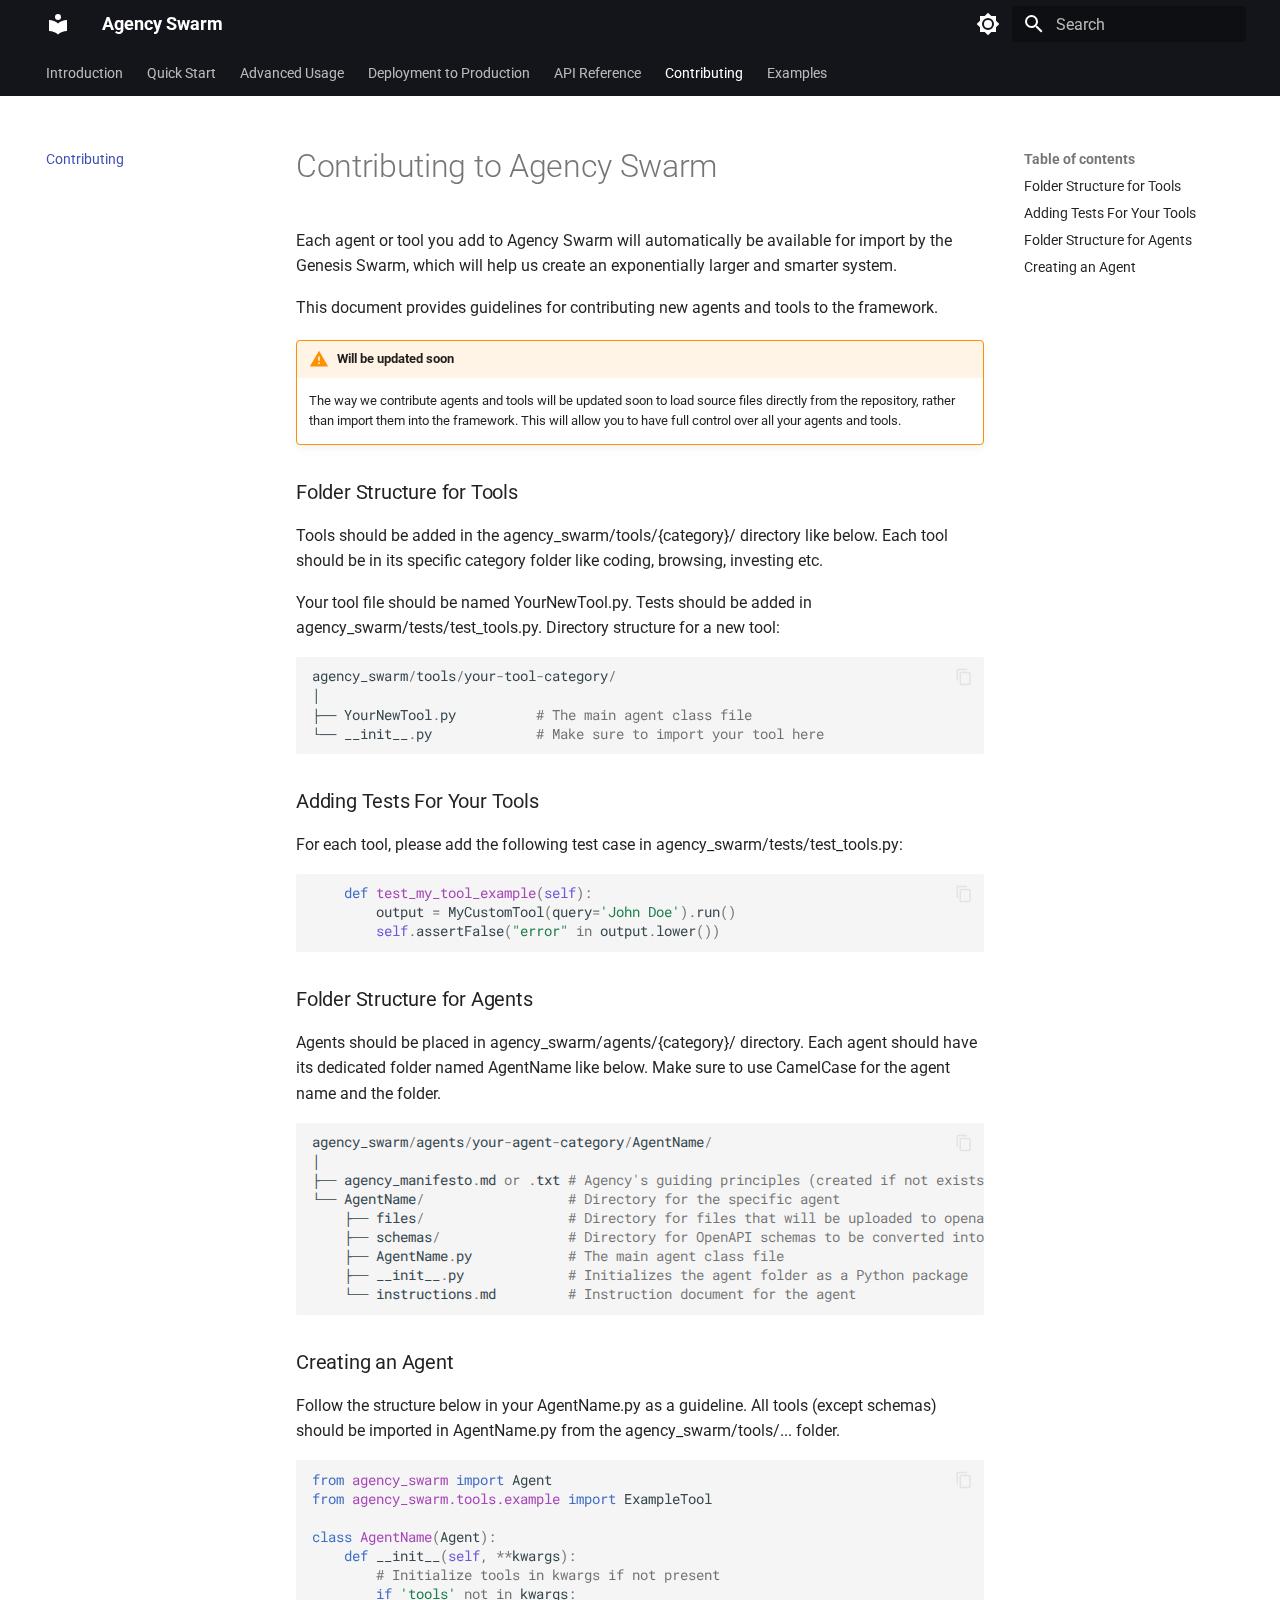
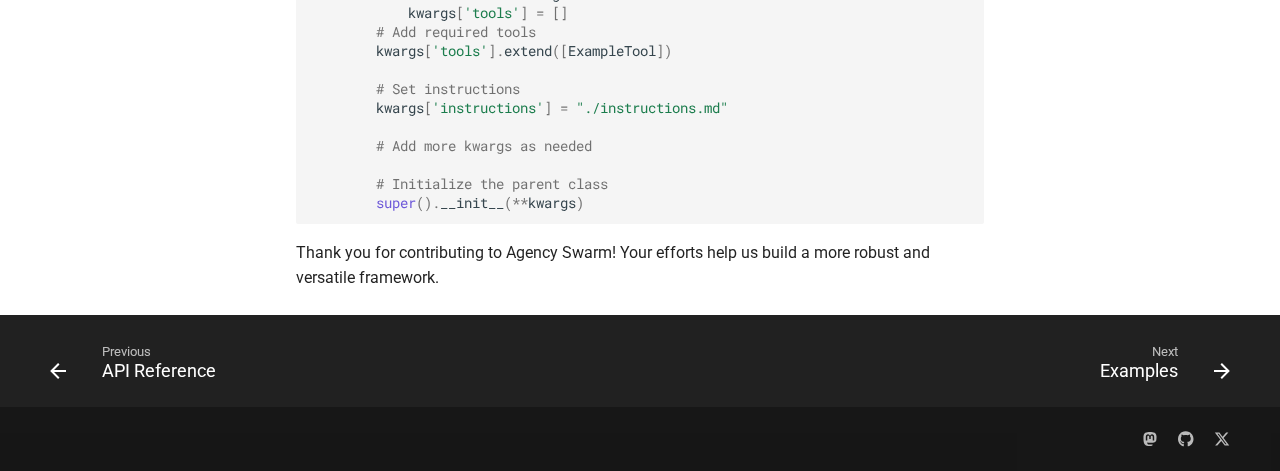
<file: contributing/index.html>
<!doctype html>
<html lang="en" class="no-js">
  <head>
    
      <meta charset="utf-8">
      <meta name="viewport" content="width=device-width,initial-scale=1">
      
        <meta name="description" content="A an open source agent orchestration framework based on the latest OpenAI Assistants API.">
      
      
        <meta name="author" content="Arsenii Shatokhin">
      
      
      
        <link rel="prev" href="../api/">
      
      
        <link rel="next" href="../examples/">
      
      
      <link rel="icon" href="../assets/images/favicon.png">
      <meta name="generator" content="mkdocs-1.5.3, mkdocs-material-9.5.18">
    
    
      
        <title>Contributing - Agency Swarm</title>
      
    
    
      <link rel="stylesheet" href="../assets/stylesheets/main.66ac8b77.min.css">
      
        
        <link rel="stylesheet" href="../assets/stylesheets/palette.06af60db.min.css">
      
      


    
    
      
    
    
      
        
        
        <link rel="preconnect" href="https://fonts.gstatic.com" crossorigin>
        <link rel="stylesheet" href="https://fonts.googleapis.com/css?family=Roboto:300,300i,400,400i,700,700i%7CRoboto+Mono:400,400i,700,700i&display=fallback">
        <style>:root{--md-text-font:"Roboto";--md-code-font:"Roboto Mono"}</style>
      
    
    
      <link rel="stylesheet" href="../assets/_mkdocstrings.css">
    
    <script>__md_scope=new URL("..",location),__md_hash=e=>[...e].reduce((e,_)=>(e<<5)-e+_.charCodeAt(0),0),__md_get=(e,_=localStorage,t=__md_scope)=>JSON.parse(_.getItem(t.pathname+"."+e)),__md_set=(e,_,t=localStorage,a=__md_scope)=>{try{t.setItem(a.pathname+"."+e,JSON.stringify(_))}catch(e){}}</script>
    
      

    
    
    
  </head>
  
  
    
    
      
    
    
    
    
    <body dir="ltr" data-md-color-scheme="default" data-md-color-primary="black" data-md-color-accent="indigo">
  
    
    <input class="md-toggle" data-md-toggle="drawer" type="checkbox" id="__drawer" autocomplete="off">
    <input class="md-toggle" data-md-toggle="search" type="checkbox" id="__search" autocomplete="off">
    <label class="md-overlay" for="__drawer"></label>
    <div data-md-component="skip">
      
        
        <a href="#contributing-to-agency-swarm" class="md-skip">
          Skip to content
        </a>
      
    </div>
    <div data-md-component="announce">
      
    </div>
    
    
      

<header class="md-header" data-md-component="header">
  <nav class="md-header__inner md-grid" aria-label="Header">
    <a href=".." title="Agency Swarm" class="md-header__button md-logo" aria-label="Agency Swarm" data-md-component="logo">
      
  
  <svg xmlns="http://www.w3.org/2000/svg" viewBox="0 0 24 24"><path d="M12 8a3 3 0 0 0 3-3 3 3 0 0 0-3-3 3 3 0 0 0-3 3 3 3 0 0 0 3 3m0 3.54C9.64 9.35 6.5 8 3 8v11c3.5 0 6.64 1.35 9 3.54 2.36-2.19 5.5-3.54 9-3.54V8c-3.5 0-6.64 1.35-9 3.54Z"/></svg>

    </a>
    <label class="md-header__button md-icon" for="__drawer">
      
      <svg xmlns="http://www.w3.org/2000/svg" viewBox="0 0 24 24"><path d="M3 6h18v2H3V6m0 5h18v2H3v-2m0 5h18v2H3v-2Z"/></svg>
    </label>
    <div class="md-header__title" data-md-component="header-title">
      <div class="md-header__ellipsis">
        <div class="md-header__topic">
          <span class="md-ellipsis">
            Agency Swarm
          </span>
        </div>
        <div class="md-header__topic" data-md-component="header-topic">
          <span class="md-ellipsis">
            
              Contributing
            
          </span>
        </div>
      </div>
    </div>
    
      
        <form class="md-header__option" data-md-component="palette">
  
    
    
    
    <input class="md-option" data-md-color-media="(prefers-color-scheme: light)" data-md-color-scheme="default" data-md-color-primary="black" data-md-color-accent="indigo"  aria-label="Switch to dark mode"  type="radio" name="__palette" id="__palette_0">
    
      <label class="md-header__button md-icon" title="Switch to dark mode" for="__palette_1" hidden>
        <svg xmlns="http://www.w3.org/2000/svg" viewBox="0 0 24 24"><path d="M12 8a4 4 0 0 0-4 4 4 4 0 0 0 4 4 4 4 0 0 0 4-4 4 4 0 0 0-4-4m0 10a6 6 0 0 1-6-6 6 6 0 0 1 6-6 6 6 0 0 1 6 6 6 6 0 0 1-6 6m8-9.31V4h-4.69L12 .69 8.69 4H4v4.69L.69 12 4 15.31V20h4.69L12 23.31 15.31 20H20v-4.69L23.31 12 20 8.69Z"/></svg>
      </label>
    
  
    
    
    
    <input class="md-option" data-md-color-media="(prefers-color-scheme: dark)" data-md-color-scheme="slate" data-md-color-primary="amber" data-md-color-accent="yellow"  aria-label="Switch to system preference"  type="radio" name="__palette" id="__palette_1">
    
      <label class="md-header__button md-icon" title="Switch to system preference" for="__palette_0" hidden>
        <svg xmlns="http://www.w3.org/2000/svg" viewBox="0 0 24 24"><path d="M12 18c-.89 0-1.74-.2-2.5-.55C11.56 16.5 13 14.42 13 12c0-2.42-1.44-4.5-3.5-5.45C10.26 6.2 11.11 6 12 6a6 6 0 0 1 6 6 6 6 0 0 1-6 6m8-9.31V4h-4.69L12 .69 8.69 4H4v4.69L.69 12 4 15.31V20h4.69L12 23.31 15.31 20H20v-4.69L23.31 12 20 8.69Z"/></svg>
      </label>
    
  
</form>
      
    
    
      <script>var media,input,key,value,palette=__md_get("__palette");if(palette&&palette.color){"(prefers-color-scheme)"===palette.color.media&&(media=matchMedia("(prefers-color-scheme: light)"),input=document.querySelector(media.matches?"[data-md-color-media='(prefers-color-scheme: light)']":"[data-md-color-media='(prefers-color-scheme: dark)']"),palette.color.media=input.getAttribute("data-md-color-media"),palette.color.scheme=input.getAttribute("data-md-color-scheme"),palette.color.primary=input.getAttribute("data-md-color-primary"),palette.color.accent=input.getAttribute("data-md-color-accent"));for([key,value]of Object.entries(palette.color))document.body.setAttribute("data-md-color-"+key,value)}</script>
    
    
    
      <label class="md-header__button md-icon" for="__search">
        
        <svg xmlns="http://www.w3.org/2000/svg" viewBox="0 0 24 24"><path d="M9.5 3A6.5 6.5 0 0 1 16 9.5c0 1.61-.59 3.09-1.56 4.23l.27.27h.79l5 5-1.5 1.5-5-5v-.79l-.27-.27A6.516 6.516 0 0 1 9.5 16 6.5 6.5 0 0 1 3 9.5 6.5 6.5 0 0 1 9.5 3m0 2C7 5 5 7 5 9.5S7 14 9.5 14 14 12 14 9.5 12 5 9.5 5Z"/></svg>
      </label>
      <div class="md-search" data-md-component="search" role="dialog">
  <label class="md-search__overlay" for="__search"></label>
  <div class="md-search__inner" role="search">
    <form class="md-search__form" name="search">
      <input type="text" class="md-search__input" name="query" aria-label="Search" placeholder="Search" autocapitalize="off" autocorrect="off" autocomplete="off" spellcheck="false" data-md-component="search-query" required>
      <label class="md-search__icon md-icon" for="__search">
        
        <svg xmlns="http://www.w3.org/2000/svg" viewBox="0 0 24 24"><path d="M9.5 3A6.5 6.5 0 0 1 16 9.5c0 1.61-.59 3.09-1.56 4.23l.27.27h.79l5 5-1.5 1.5-5-5v-.79l-.27-.27A6.516 6.516 0 0 1 9.5 16 6.5 6.5 0 0 1 3 9.5 6.5 6.5 0 0 1 9.5 3m0 2C7 5 5 7 5 9.5S7 14 9.5 14 14 12 14 9.5 12 5 9.5 5Z"/></svg>
        
        <svg xmlns="http://www.w3.org/2000/svg" viewBox="0 0 24 24"><path d="M20 11v2H8l5.5 5.5-1.42 1.42L4.16 12l7.92-7.92L13.5 5.5 8 11h12Z"/></svg>
      </label>
      <nav class="md-search__options" aria-label="Search">
        
          <a href="javascript:void(0)" class="md-search__icon md-icon" title="Share" aria-label="Share" data-clipboard data-clipboard-text="" data-md-component="search-share" tabindex="-1">
            
            <svg xmlns="http://www.w3.org/2000/svg" viewBox="0 0 24 24"><path d="M18 16.08c-.76 0-1.44.3-1.96.77L8.91 12.7c.05-.23.09-.46.09-.7 0-.24-.04-.47-.09-.7l7.05-4.11c.54.5 1.25.81 2.04.81a3 3 0 0 0 3-3 3 3 0 0 0-3-3 3 3 0 0 0-3 3c0 .24.04.47.09.7L8.04 9.81C7.5 9.31 6.79 9 6 9a3 3 0 0 0-3 3 3 3 0 0 0 3 3c.79 0 1.5-.31 2.04-.81l7.12 4.15c-.05.21-.08.43-.08.66 0 1.61 1.31 2.91 2.92 2.91 1.61 0 2.92-1.3 2.92-2.91A2.92 2.92 0 0 0 18 16.08Z"/></svg>
          </a>
        
        <button type="reset" class="md-search__icon md-icon" title="Clear" aria-label="Clear" tabindex="-1">
          
          <svg xmlns="http://www.w3.org/2000/svg" viewBox="0 0 24 24"><path d="M19 6.41 17.59 5 12 10.59 6.41 5 5 6.41 10.59 12 5 17.59 6.41 19 12 13.41 17.59 19 19 17.59 13.41 12 19 6.41Z"/></svg>
        </button>
      </nav>
      
        <div class="md-search__suggest" data-md-component="search-suggest"></div>
      
    </form>
    <div class="md-search__output">
      <div class="md-search__scrollwrap" data-md-scrollfix>
        <div class="md-search-result" data-md-component="search-result">
          <div class="md-search-result__meta">
            Initializing search
          </div>
          <ol class="md-search-result__list" role="presentation"></ol>
        </div>
      </div>
    </div>
  </div>
</div>
    
    
  </nav>
  
</header>
    
    <div class="md-container" data-md-component="container">
      
      
        
          
            
<nav class="md-tabs" aria-label="Tabs" data-md-component="tabs">
  <div class="md-grid">
    <ul class="md-tabs__list">
      
        
  
  
  
    <li class="md-tabs__item">
      <a href=".." class="md-tabs__link">
        
  
    
  
  Introduction

      </a>
    </li>
  

      
        
  
  
  
    <li class="md-tabs__item">
      <a href="../quick_start/" class="md-tabs__link">
        
  
    
  
  Quick Start

      </a>
    </li>
  

      
        
  
  
  
    
    
      <li class="md-tabs__item">
        <a href="../advanced-usage/tools/" class="md-tabs__link">
          
  
    
  
  Advanced Usage

        </a>
      </li>
    
  

      
        
  
  
  
    <li class="md-tabs__item">
      <a href="../deployment/" class="md-tabs__link">
        
  
    
  
  Deployment to Production

      </a>
    </li>
  

      
        
  
  
  
    <li class="md-tabs__item">
      <a href="../api/" class="md-tabs__link">
        
  
    
  
  API Reference

      </a>
    </li>
  

      
        
  
  
    
  
  
    <li class="md-tabs__item md-tabs__item--active">
      <a href="./" class="md-tabs__link">
        
  
    
  
  Contributing

      </a>
    </li>
  

      
        
  
  
  
    <li class="md-tabs__item">
      <a href="../examples/" class="md-tabs__link">
        
  
    
  
  Examples

      </a>
    </li>
  

      
    </ul>
  </div>
</nav>
          
        
      
      <main class="md-main" data-md-component="main">
        <div class="md-main__inner md-grid">
          
            
              
              <div class="md-sidebar md-sidebar--primary" data-md-component="sidebar" data-md-type="navigation" >
                <div class="md-sidebar__scrollwrap">
                  <div class="md-sidebar__inner">
                    


  


<nav class="md-nav md-nav--primary md-nav--lifted" aria-label="Navigation" data-md-level="0">
  <label class="md-nav__title" for="__drawer">
    <a href=".." title="Agency Swarm" class="md-nav__button md-logo" aria-label="Agency Swarm" data-md-component="logo">
      
  
  <svg xmlns="http://www.w3.org/2000/svg" viewBox="0 0 24 24"><path d="M12 8a3 3 0 0 0 3-3 3 3 0 0 0-3-3 3 3 0 0 0-3 3 3 3 0 0 0 3 3m0 3.54C9.64 9.35 6.5 8 3 8v11c3.5 0 6.64 1.35 9 3.54 2.36-2.19 5.5-3.54 9-3.54V8c-3.5 0-6.64 1.35-9 3.54Z"/></svg>

    </a>
    Agency Swarm
  </label>
  
  <ul class="md-nav__list" data-md-scrollfix>
    
      
      
  
  
  
  
    <li class="md-nav__item">
      <a href=".." class="md-nav__link">
        
  
  <span class="md-ellipsis">
    Introduction
  </span>
  

      </a>
    </li>
  

    
      
      
  
  
  
  
    <li class="md-nav__item">
      <a href="../quick_start/" class="md-nav__link">
        
  
  <span class="md-ellipsis">
    Quick Start
  </span>
  

      </a>
    </li>
  

    
      
      
  
  
  
  
    
    
      
        
      
        
      
        
      
        
      
    
    
      
      
    
    
      
        
        
      
    
    <li class="md-nav__item md-nav__item--pruned md-nav__item--nested">
      
        
  
  
    <a href="../advanced-usage/tools/" class="md-nav__link">
      
  
  <span class="md-ellipsis">
    Advanced Usage
  </span>
  

      
        <span class="md-nav__icon md-icon"></span>
      
    </a>
  

      
    </li>
  

    
      
      
  
  
  
  
    <li class="md-nav__item">
      <a href="../deployment/" class="md-nav__link">
        
  
  <span class="md-ellipsis">
    Deployment to Production
  </span>
  

      </a>
    </li>
  

    
      
      
  
  
  
  
    <li class="md-nav__item">
      <a href="../api/" class="md-nav__link">
        
  
  <span class="md-ellipsis">
    API Reference
  </span>
  

      </a>
    </li>
  

    
      
      
  
  
    
  
  
  
    <li class="md-nav__item md-nav__item--active">
      
      <input class="md-nav__toggle md-toggle" type="checkbox" id="__toc">
      
      
        
      
      
        <label class="md-nav__link md-nav__link--active" for="__toc">
          
  
  <span class="md-ellipsis">
    Contributing
  </span>
  

          <span class="md-nav__icon md-icon"></span>
        </label>
      
      <a href="./" class="md-nav__link md-nav__link--active">
        
  
  <span class="md-ellipsis">
    Contributing
  </span>
  

      </a>
      
        

<nav class="md-nav md-nav--secondary" aria-label="Table of contents">
  
  
  
    
  
  
    <label class="md-nav__title" for="__toc">
      <span class="md-nav__icon md-icon"></span>
      Table of contents
    </label>
    <ul class="md-nav__list" data-md-component="toc" data-md-scrollfix>
      
        <li class="md-nav__item">
  <a href="#folder-structure-for-tools" class="md-nav__link">
    <span class="md-ellipsis">
      Folder Structure for Tools
    </span>
  </a>
  
</li>
      
        <li class="md-nav__item">
  <a href="#adding-tests-for-your-tools" class="md-nav__link">
    <span class="md-ellipsis">
      Adding Tests For Your Tools
    </span>
  </a>
  
</li>
      
        <li class="md-nav__item">
  <a href="#folder-structure-for-agents" class="md-nav__link">
    <span class="md-ellipsis">
      Folder Structure for Agents
    </span>
  </a>
  
</li>
      
        <li class="md-nav__item">
  <a href="#creating-an-agent" class="md-nav__link">
    <span class="md-ellipsis">
      Creating an Agent
    </span>
  </a>
  
</li>
      
    </ul>
  
</nav>
      
    </li>
  

    
      
      
  
  
  
  
    <li class="md-nav__item">
      <a href="../examples/" class="md-nav__link">
        
  
  <span class="md-ellipsis">
    Examples
  </span>
  

      </a>
    </li>
  

    
  </ul>
</nav>
                  </div>
                </div>
              </div>
            
            
              
              <div class="md-sidebar md-sidebar--secondary" data-md-component="sidebar" data-md-type="toc" >
                <div class="md-sidebar__scrollwrap">
                  <div class="md-sidebar__inner">
                    

<nav class="md-nav md-nav--secondary" aria-label="Table of contents">
  
  
  
    
  
  
    <label class="md-nav__title" for="__toc">
      <span class="md-nav__icon md-icon"></span>
      Table of contents
    </label>
    <ul class="md-nav__list" data-md-component="toc" data-md-scrollfix>
      
        <li class="md-nav__item">
  <a href="#folder-structure-for-tools" class="md-nav__link">
    <span class="md-ellipsis">
      Folder Structure for Tools
    </span>
  </a>
  
</li>
      
        <li class="md-nav__item">
  <a href="#adding-tests-for-your-tools" class="md-nav__link">
    <span class="md-ellipsis">
      Adding Tests For Your Tools
    </span>
  </a>
  
</li>
      
        <li class="md-nav__item">
  <a href="#folder-structure-for-agents" class="md-nav__link">
    <span class="md-ellipsis">
      Folder Structure for Agents
    </span>
  </a>
  
</li>
      
        <li class="md-nav__item">
  <a href="#creating-an-agent" class="md-nav__link">
    <span class="md-ellipsis">
      Creating an Agent
    </span>
  </a>
  
</li>
      
    </ul>
  
</nav>
                  </div>
                </div>
              </div>
            
          
          
            <div class="md-content" data-md-component="content">
              <article class="md-content__inner md-typeset">
                
                  


<h1 id="contributing-to-agency-swarm">Contributing to Agency Swarm</h1>
<p>Each agent or tool you add to Agency Swarm will automatically be available for import by the Genesis Swarm, which will help us create an exponentially larger and smarter system.</p>
<p>This document provides guidelines for contributing new agents and tools to the framework.</p>
<div class="admonition warning">
<p class="admonition-title">Will be updated soon</p>
<p>The way we contribute agents and tools will be updated soon to load source files directly from the repository, rather than import them into the framework. This will allow you to have full control over all your agents and tools.</p>
</div>
<h3 id="folder-structure-for-tools">Folder Structure for Tools</h3>
<p>Tools should be added in the agency_swarm/tools/{category}/ directory like below.
Each tool should be in its specific category folder like coding, browsing, investing etc.</p>
<p>Your tool file should be named YourNewTool.py.
Tests should be added in agency_swarm/tests/test_tools.py.
Directory structure for a new tool:</p>
<div class="language-py highlight"><pre><span></span><code><span id="__span-0-1"><a id="__codelineno-0-1" name="__codelineno-0-1" href="#__codelineno-0-1"></a><span class="n">agency_swarm</span><span class="o">/</span><span class="n">tools</span><span class="o">/</span><span class="n">your</span><span class="o">-</span><span class="n">tool</span><span class="o">-</span><span class="n">category</span><span class="o">/</span>
</span><span id="__span-0-2"><a id="__codelineno-0-2" name="__codelineno-0-2" href="#__codelineno-0-2"></a><span class="err">│</span>
</span><span id="__span-0-3"><a id="__codelineno-0-3" name="__codelineno-0-3" href="#__codelineno-0-3"></a><span class="err">├──</span> <span class="n">YourNewTool</span><span class="o">.</span><span class="n">py</span>          <span class="c1"># The main agent class file</span>
</span><span id="__span-0-4"><a id="__codelineno-0-4" name="__codelineno-0-4" href="#__codelineno-0-4"></a><span class="err">└──</span> <span class="fm">__init__</span><span class="o">.</span><span class="n">py</span>             <span class="c1"># Make sure to import your tool here</span>
</span></code></pre></div>
<h3 id="adding-tests-for-your-tools">Adding Tests For Your Tools</h3>
<p>For each tool, please add the following test case in agency_swarm/tests/test_tools.py:
<div class="language-py highlight"><pre><span></span><code><span id="__span-1-1"><a id="__codelineno-1-1" name="__codelineno-1-1" href="#__codelineno-1-1"></a>    <span class="k">def</span> <span class="nf">test_my_tool_example</span><span class="p">(</span><span class="bp">self</span><span class="p">):</span>
</span><span id="__span-1-2"><a id="__codelineno-1-2" name="__codelineno-1-2" href="#__codelineno-1-2"></a>        <span class="n">output</span> <span class="o">=</span> <span class="n">MyCustomTool</span><span class="p">(</span><span class="n">query</span><span class="o">=</span><span class="s1">&#39;John Doe&#39;</span><span class="p">)</span><span class="o">.</span><span class="n">run</span><span class="p">()</span>
</span><span id="__span-1-3"><a id="__codelineno-1-3" name="__codelineno-1-3" href="#__codelineno-1-3"></a>        <span class="bp">self</span><span class="o">.</span><span class="n">assertFalse</span><span class="p">(</span><span class="s2">&quot;error&quot;</span> <span class="ow">in</span> <span class="n">output</span><span class="o">.</span><span class="n">lower</span><span class="p">())</span>
</span></code></pre></div></p>
<h3 id="folder-structure-for-agents">Folder Structure for Agents</h3>
<p>Agents should be placed in agency_swarm/agents/{category}/ directory.
Each agent should have its dedicated folder named AgentName like below.
Make sure to use CamelCase for the agent name and the folder.
<div class="language-python highlight"><pre><span></span><code><span id="__span-2-1"><a id="__codelineno-2-1" name="__codelineno-2-1" href="#__codelineno-2-1"></a><span class="n">agency_swarm</span><span class="o">/</span><span class="n">agents</span><span class="o">/</span><span class="n">your</span><span class="o">-</span><span class="n">agent</span><span class="o">-</span><span class="n">category</span><span class="o">/</span><span class="n">AgentName</span><span class="o">/</span>
</span><span id="__span-2-2"><a id="__codelineno-2-2" name="__codelineno-2-2" href="#__codelineno-2-2"></a><span class="err">│</span>
</span><span id="__span-2-3"><a id="__codelineno-2-3" name="__codelineno-2-3" href="#__codelineno-2-3"></a><span class="err">├──</span> <span class="n">agency_manifesto</span><span class="o">.</span><span class="n">md</span> <span class="ow">or</span> <span class="o">.</span><span class="n">txt</span> <span class="c1"># Agency&#39;s guiding principles (created if not exists)</span>
</span><span id="__span-2-4"><a id="__codelineno-2-4" name="__codelineno-2-4" href="#__codelineno-2-4"></a><span class="err">└──</span> <span class="n">AgentName</span><span class="o">/</span>                  <span class="c1"># Directory for the specific agent</span>
</span><span id="__span-2-5"><a id="__codelineno-2-5" name="__codelineno-2-5" href="#__codelineno-2-5"></a>    <span class="err">├──</span> <span class="n">files</span><span class="o">/</span>                  <span class="c1"># Directory for files that will be uploaded to openai (if any)</span>
</span><span id="__span-2-6"><a id="__codelineno-2-6" name="__codelineno-2-6" href="#__codelineno-2-6"></a>    <span class="err">├──</span> <span class="n">schemas</span><span class="o">/</span>                <span class="c1"># Directory for OpenAPI schemas to be converted into tools (if any)</span>
</span><span id="__span-2-7"><a id="__codelineno-2-7" name="__codelineno-2-7" href="#__codelineno-2-7"></a>    <span class="err">├──</span> <span class="n">AgentName</span><span class="o">.</span><span class="n">py</span>            <span class="c1"># The main agent class file</span>
</span><span id="__span-2-8"><a id="__codelineno-2-8" name="__codelineno-2-8" href="#__codelineno-2-8"></a>    <span class="err">├──</span> <span class="fm">__init__</span><span class="o">.</span><span class="n">py</span>             <span class="c1"># Initializes the agent folder as a Python package</span>
</span><span id="__span-2-9"><a id="__codelineno-2-9" name="__codelineno-2-9" href="#__codelineno-2-9"></a>    <span class="err">└──</span> <span class="n">instructions</span><span class="o">.</span><span class="n">md</span>         <span class="c1"># Instruction document for the agent</span>
</span></code></pre></div></p>
<h3 id="creating-an-agent">Creating an Agent</h3>
<p>Follow the structure below in your AgentName.py as a guideline.
All tools (except schemas) should be imported in AgentName.py from the agency_swarm/tools/... folder.
<div class="language-python highlight"><pre><span></span><code><span id="__span-3-1"><a id="__codelineno-3-1" name="__codelineno-3-1" href="#__codelineno-3-1"></a><span class="kn">from</span> <span class="nn">agency_swarm</span> <span class="kn">import</span> <span class="n">Agent</span>
</span><span id="__span-3-2"><a id="__codelineno-3-2" name="__codelineno-3-2" href="#__codelineno-3-2"></a><span class="kn">from</span> <span class="nn">agency_swarm.tools.example</span> <span class="kn">import</span> <span class="n">ExampleTool</span>
</span><span id="__span-3-3"><a id="__codelineno-3-3" name="__codelineno-3-3" href="#__codelineno-3-3"></a>
</span><span id="__span-3-4"><a id="__codelineno-3-4" name="__codelineno-3-4" href="#__codelineno-3-4"></a><span class="k">class</span> <span class="nc">AgentName</span><span class="p">(</span><span class="n">Agent</span><span class="p">):</span>
</span><span id="__span-3-5"><a id="__codelineno-3-5" name="__codelineno-3-5" href="#__codelineno-3-5"></a>    <span class="k">def</span> <span class="fm">__init__</span><span class="p">(</span><span class="bp">self</span><span class="p">,</span> <span class="o">**</span><span class="n">kwargs</span><span class="p">):</span>
</span><span id="__span-3-6"><a id="__codelineno-3-6" name="__codelineno-3-6" href="#__codelineno-3-6"></a>        <span class="c1"># Initialize tools in kwargs if not present</span>
</span><span id="__span-3-7"><a id="__codelineno-3-7" name="__codelineno-3-7" href="#__codelineno-3-7"></a>        <span class="k">if</span> <span class="s1">&#39;tools&#39;</span> <span class="ow">not</span> <span class="ow">in</span> <span class="n">kwargs</span><span class="p">:</span>
</span><span id="__span-3-8"><a id="__codelineno-3-8" name="__codelineno-3-8" href="#__codelineno-3-8"></a>            <span class="n">kwargs</span><span class="p">[</span><span class="s1">&#39;tools&#39;</span><span class="p">]</span> <span class="o">=</span> <span class="p">[]</span>
</span><span id="__span-3-9"><a id="__codelineno-3-9" name="__codelineno-3-9" href="#__codelineno-3-9"></a>        <span class="c1"># Add required tools</span>
</span><span id="__span-3-10"><a id="__codelineno-3-10" name="__codelineno-3-10" href="#__codelineno-3-10"></a>        <span class="n">kwargs</span><span class="p">[</span><span class="s1">&#39;tools&#39;</span><span class="p">]</span><span class="o">.</span><span class="n">extend</span><span class="p">([</span><span class="n">ExampleTool</span><span class="p">])</span>
</span><span id="__span-3-11"><a id="__codelineno-3-11" name="__codelineno-3-11" href="#__codelineno-3-11"></a>
</span><span id="__span-3-12"><a id="__codelineno-3-12" name="__codelineno-3-12" href="#__codelineno-3-12"></a>        <span class="c1"># Set instructions</span>
</span><span id="__span-3-13"><a id="__codelineno-3-13" name="__codelineno-3-13" href="#__codelineno-3-13"></a>        <span class="n">kwargs</span><span class="p">[</span><span class="s1">&#39;instructions&#39;</span><span class="p">]</span> <span class="o">=</span> <span class="s2">&quot;./instructions.md&quot;</span>
</span><span id="__span-3-14"><a id="__codelineno-3-14" name="__codelineno-3-14" href="#__codelineno-3-14"></a>
</span><span id="__span-3-15"><a id="__codelineno-3-15" name="__codelineno-3-15" href="#__codelineno-3-15"></a>        <span class="c1"># Add more kwargs as needed</span>
</span><span id="__span-3-16"><a id="__codelineno-3-16" name="__codelineno-3-16" href="#__codelineno-3-16"></a>
</span><span id="__span-3-17"><a id="__codelineno-3-17" name="__codelineno-3-17" href="#__codelineno-3-17"></a>        <span class="c1"># Initialize the parent class</span>
</span><span id="__span-3-18"><a id="__codelineno-3-18" name="__codelineno-3-18" href="#__codelineno-3-18"></a>        <span class="nb">super</span><span class="p">()</span><span class="o">.</span><span class="fm">__init__</span><span class="p">(</span><span class="o">**</span><span class="n">kwargs</span><span class="p">)</span>
</span></code></pre></div></p>
<p>Thank you for contributing to Agency Swarm! Your efforts help us build a more robust and versatile framework.</p>












                
              </article>
            </div>
          
          
<script>var target=document.getElementById(location.hash.slice(1));target&&target.name&&(target.checked=target.name.startsWith("__tabbed_"))</script>
        </div>
        
          <button type="button" class="md-top md-icon" data-md-component="top" hidden>
  
  <svg xmlns="http://www.w3.org/2000/svg" viewBox="0 0 24 24"><path d="M13 20h-2V8l-5.5 5.5-1.42-1.42L12 4.16l7.92 7.92-1.42 1.42L13 8v12Z"/></svg>
  Back to top
</button>
        
      </main>
      
        <footer class="md-footer">
  
    
      
      <nav class="md-footer__inner md-grid" aria-label="Footer" >
        
          
          <a href="../api/" class="md-footer__link md-footer__link--prev" aria-label="Previous: API Reference">
            <div class="md-footer__button md-icon">
              
              <svg xmlns="http://www.w3.org/2000/svg" viewBox="0 0 24 24"><path d="M20 11v2H8l5.5 5.5-1.42 1.42L4.16 12l7.92-7.92L13.5 5.5 8 11h12Z"/></svg>
            </div>
            <div class="md-footer__title">
              <span class="md-footer__direction">
                Previous
              </span>
              <div class="md-ellipsis">
                API Reference
              </div>
            </div>
          </a>
        
        
          
          <a href="../examples/" class="md-footer__link md-footer__link--next" aria-label="Next: Examples">
            <div class="md-footer__title">
              <span class="md-footer__direction">
                Next
              </span>
              <div class="md-ellipsis">
                Examples
              </div>
            </div>
            <div class="md-footer__button md-icon">
              
              <svg xmlns="http://www.w3.org/2000/svg" viewBox="0 0 24 24"><path d="M4 11v2h12l-5.5 5.5 1.42 1.42L19.84 12l-7.92-7.92L10.5 5.5 16 11H4Z"/></svg>
            </div>
          </a>
        
      </nav>
    
  
  <div class="md-footer-meta md-typeset">
    <div class="md-footer-meta__inner md-grid">
      <div class="md-copyright">
  
  
</div>
      
        <div class="md-social">
  
    
    
      
    
    
    
      
      
    
    <a href="https://www.vrsen.ai/" target="_blank" rel="noopener me" title="www.vrsen.ai" class="md-social__link">
      <svg xmlns="http://www.w3.org/2000/svg" viewBox="0 0 448 512"><!--! Font Awesome Free 6.5.2 by @fontawesome - https://fontawesome.com License - https://fontawesome.com/license/free (Icons: CC BY 4.0, Fonts: SIL OFL 1.1, Code: MIT License) Copyright 2024 Fonticons, Inc.--><path d="M433 179.11c0-97.2-63.71-125.7-63.71-125.7-62.52-28.7-228.56-28.4-290.48 0 0 0-63.72 28.5-63.72 125.7 0 115.7-6.6 259.4 105.63 289.1 40.51 10.7 75.32 13 103.33 11.4 50.81-2.8 79.32-18.1 79.32-18.1l-1.7-36.9s-36.31 11.4-77.12 10.1c-40.41-1.4-83-4.4-89.63-54a102.54 102.54 0 0 1-.9-13.9c85.63 20.9 158.65 9.1 178.75 6.7 56.12-6.7 105-41.3 111.23-72.9 9.8-49.8 9-121.5 9-121.5zm-75.12 125.2h-46.63v-114.2c0-49.7-64-51.6-64 6.9v62.5h-46.33V197c0-58.5-64-56.6-64-6.9v114.2H90.19c0-122.1-5.2-147.9 18.41-175 25.9-28.9 79.82-30.8 103.83 6.1l11.6 19.5 11.6-19.5c24.11-37.1 78.12-34.8 103.83-6.1 23.71 27.3 18.4 53 18.4 175z"/></svg>
    </a>
  
    
    
    
    
      
      
    
    <a href="https://github.com/VRSEN/agency-swarm" target="_blank" rel="noopener" title="github.com" class="md-social__link">
      <svg xmlns="http://www.w3.org/2000/svg" viewBox="0 0 496 512"><!--! Font Awesome Free 6.5.2 by @fontawesome - https://fontawesome.com License - https://fontawesome.com/license/free (Icons: CC BY 4.0, Fonts: SIL OFL 1.1, Code: MIT License) Copyright 2024 Fonticons, Inc.--><path d="M165.9 397.4c0 2-2.3 3.6-5.2 3.6-3.3.3-5.6-1.3-5.6-3.6 0-2 2.3-3.6 5.2-3.6 3-.3 5.6 1.3 5.6 3.6zm-31.1-4.5c-.7 2 1.3 4.3 4.3 4.9 2.6 1 5.6 0 6.2-2s-1.3-4.3-4.3-5.2c-2.6-.7-5.5.3-6.2 2.3zm44.2-1.7c-2.9.7-4.9 2.6-4.6 4.9.3 2 2.9 3.3 5.9 2.6 2.9-.7 4.9-2.6 4.6-4.6-.3-1.9-3-3.2-5.9-2.9zM244.8 8C106.1 8 0 113.3 0 252c0 110.9 69.8 205.8 169.5 239.2 12.8 2.3 17.3-5.6 17.3-12.1 0-6.2-.3-40.4-.3-61.4 0 0-70 15-84.7-29.8 0 0-11.4-29.1-27.8-36.6 0 0-22.9-15.7 1.6-15.4 0 0 24.9 2 38.6 25.8 21.9 38.6 58.6 27.5 72.9 20.9 2.3-16 8.8-27.1 16-33.7-55.9-6.2-112.3-14.3-112.3-110.5 0-27.5 7.6-41.3 23.6-58.9-2.6-6.5-11.1-33.3 2.6-67.9 20.9-6.5 69 27 69 27 20-5.6 41.5-8.5 62.8-8.5s42.8 2.9 62.8 8.5c0 0 48.1-33.6 69-27 13.7 34.7 5.2 61.4 2.6 67.9 16 17.7 25.8 31.5 25.8 58.9 0 96.5-58.9 104.2-114.8 110.5 9.2 7.9 17 22.9 17 46.4 0 33.7-.3 75.4-.3 83.6 0 6.5 4.6 14.4 17.3 12.1C428.2 457.8 496 362.9 496 252 496 113.3 383.5 8 244.8 8zM97.2 352.9c-1.3 1-1 3.3.7 5.2 1.6 1.6 3.9 2.3 5.2 1 1.3-1 1-3.3-.7-5.2-1.6-1.6-3.9-2.3-5.2-1zm-10.8-8.1c-.7 1.3.3 2.9 2.3 3.9 1.6 1 3.6.7 4.3-.7.7-1.3-.3-2.9-2.3-3.9-2-.6-3.6-.3-4.3.7zm32.4 35.6c-1.6 1.3-1 4.3 1.3 6.2 2.3 2.3 5.2 2.6 6.5 1 1.3-1.3.7-4.3-1.3-6.2-2.2-2.3-5.2-2.6-6.5-1zm-11.4-14.7c-1.6 1-1.6 3.6 0 5.9 1.6 2.3 4.3 3.3 5.6 2.3 1.6-1.3 1.6-3.9 0-6.2-1.4-2.3-4-3.3-5.6-2z"/></svg>
    </a>
  
    
    
    
    
      
      
    
    <a href="https://twitter.com/__vrsen__" target="_blank" rel="noopener" title="twitter.com" class="md-social__link">
      <svg xmlns="http://www.w3.org/2000/svg" viewBox="0 0 512 512"><!--! Font Awesome Free 6.5.2 by @fontawesome - https://fontawesome.com License - https://fontawesome.com/license/free (Icons: CC BY 4.0, Fonts: SIL OFL 1.1, Code: MIT License) Copyright 2024 Fonticons, Inc.--><path d="M389.2 48h70.6L305.6 224.2 487 464H345L233.7 318.6 106.5 464H35.8l164.9-188.5L26.8 48h145.6l100.5 132.9L389.2 48zm-24.8 373.8h39.1L151.1 88h-42l255.3 333.8z"/></svg>
    </a>
  
</div>
      
    </div>
  </div>
</footer>
      
    </div>
    <div class="md-dialog" data-md-component="dialog">
      <div class="md-dialog__inner md-typeset"></div>
    </div>
    
      <div class="md-progress" data-md-component="progress" role="progressbar"></div>
    
    
    <script id="__config" type="application/json">{"base": "..", "features": ["search.suggest", "search.highlight", "search.share", "navigation.expand", "navigation.footer", "navigation.indexes", "navigation.instant", "navigation.instant.prefetch", "navigation.instant.progress", "navigation.prune", "navigation.tabs", "navigation.top", "navigation.tracking", "content.code.select", "content.code.copy"], "search": "../assets/javascripts/workers/search.b8dbb3d2.min.js", "translations": {"clipboard.copied": "Copied to clipboard", "clipboard.copy": "Copy to clipboard", "search.result.more.one": "1 more on this page", "search.result.more.other": "# more on this page", "search.result.none": "No matching documents", "search.result.one": "1 matching document", "search.result.other": "# matching documents", "search.result.placeholder": "Type to start searching", "search.result.term.missing": "Missing", "select.version": "Select version"}}</script>
    
    
      <script src="../assets/javascripts/bundle.3220b9d7.min.js"></script>
      
    
  </body>
</html>
</file>
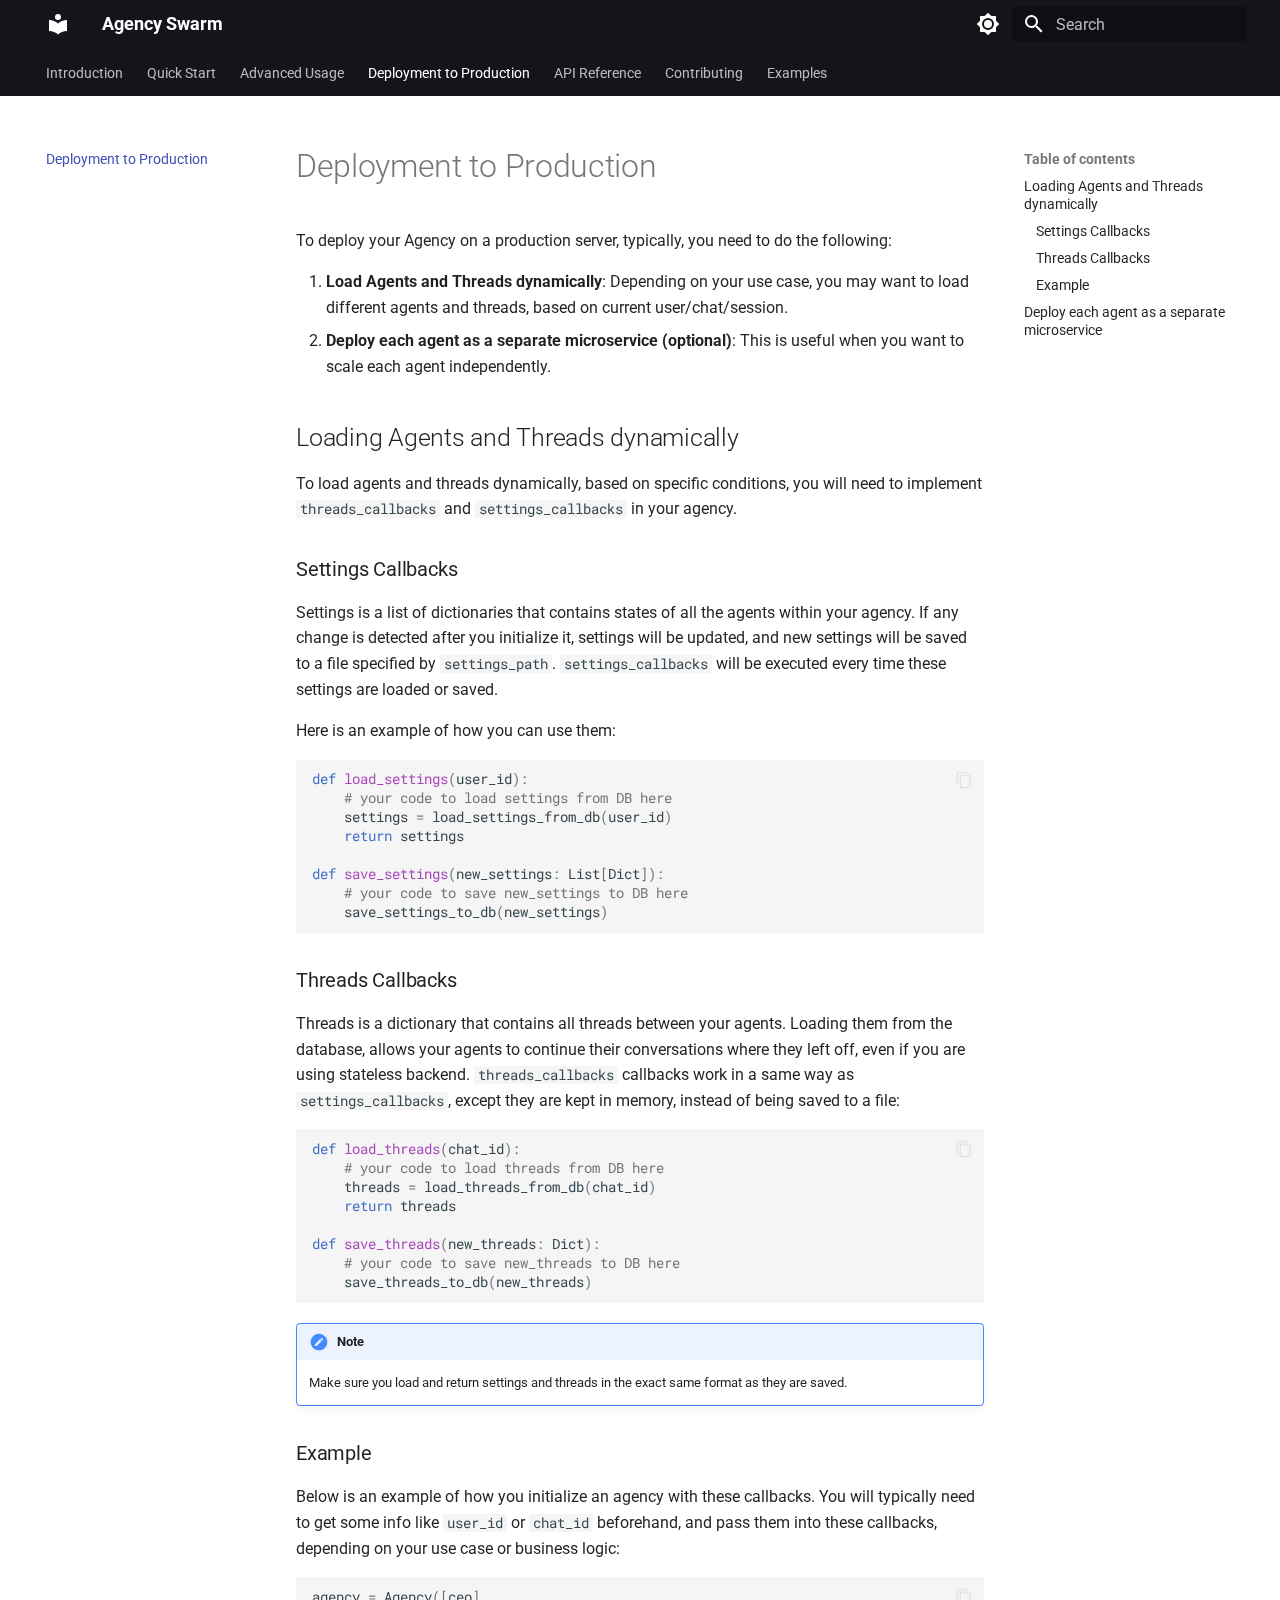
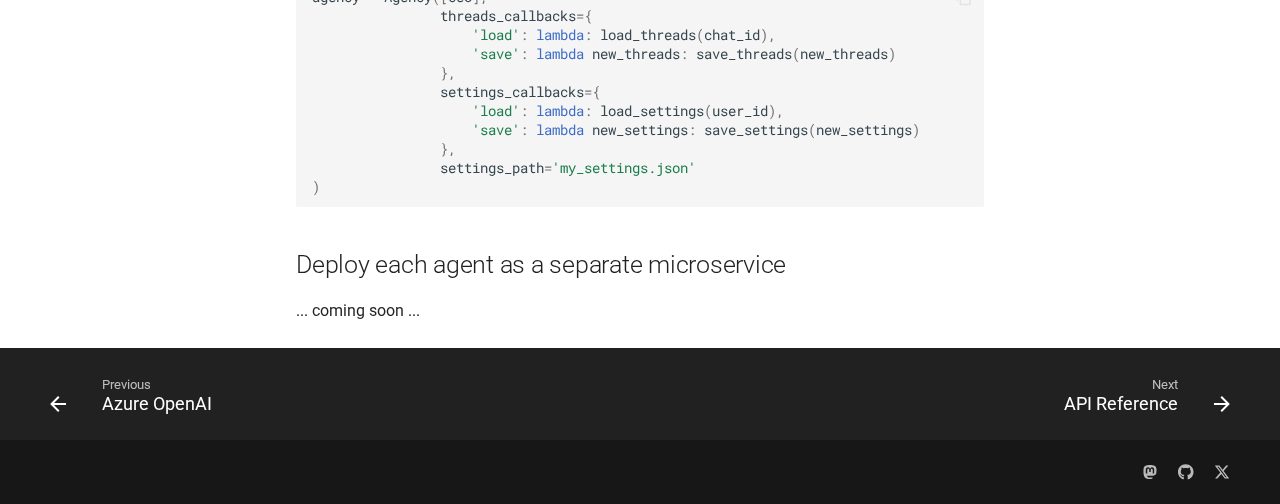
<file: deployment/index.html>
<!doctype html>
<html lang="en" class="no-js">
  <head>
    
      <meta charset="utf-8">
      <meta name="viewport" content="width=device-width,initial-scale=1">
      
        <meta name="description" content="A an open source agent orchestration framework based on the latest OpenAI Assistants API.">
      
      
        <meta name="author" content="Arsenii Shatokhin">
      
      
      
        <link rel="prev" href="../advanced-usage/azure-openai/">
      
      
        <link rel="next" href="../api/">
      
      
      <link rel="icon" href="../assets/images/favicon.png">
      <meta name="generator" content="mkdocs-1.5.3, mkdocs-material-9.5.18">
    
    
      
        <title>Deployment to Production - Agency Swarm</title>
      
    
    
      <link rel="stylesheet" href="../assets/stylesheets/main.66ac8b77.min.css">
      
        
        <link rel="stylesheet" href="../assets/stylesheets/palette.06af60db.min.css">
      
      


    
    
      
    
    
      
        
        
        <link rel="preconnect" href="https://fonts.gstatic.com" crossorigin>
        <link rel="stylesheet" href="https://fonts.googleapis.com/css?family=Roboto:300,300i,400,400i,700,700i%7CRoboto+Mono:400,400i,700,700i&display=fallback">
        <style>:root{--md-text-font:"Roboto";--md-code-font:"Roboto Mono"}</style>
      
    
    
      <link rel="stylesheet" href="../assets/_mkdocstrings.css">
    
    <script>__md_scope=new URL("..",location),__md_hash=e=>[...e].reduce((e,_)=>(e<<5)-e+_.charCodeAt(0),0),__md_get=(e,_=localStorage,t=__md_scope)=>JSON.parse(_.getItem(t.pathname+"."+e)),__md_set=(e,_,t=localStorage,a=__md_scope)=>{try{t.setItem(a.pathname+"."+e,JSON.stringify(_))}catch(e){}}</script>
    
      

    
    
    
  </head>
  
  
    
    
      
    
    
    
    
    <body dir="ltr" data-md-color-scheme="default" data-md-color-primary="black" data-md-color-accent="indigo">
  
    
    <input class="md-toggle" data-md-toggle="drawer" type="checkbox" id="__drawer" autocomplete="off">
    <input class="md-toggle" data-md-toggle="search" type="checkbox" id="__search" autocomplete="off">
    <label class="md-overlay" for="__drawer"></label>
    <div data-md-component="skip">
      
        
        <a href="#deployment-to-production" class="md-skip">
          Skip to content
        </a>
      
    </div>
    <div data-md-component="announce">
      
    </div>
    
    
      

<header class="md-header" data-md-component="header">
  <nav class="md-header__inner md-grid" aria-label="Header">
    <a href=".." title="Agency Swarm" class="md-header__button md-logo" aria-label="Agency Swarm" data-md-component="logo">
      
  
  <svg xmlns="http://www.w3.org/2000/svg" viewBox="0 0 24 24"><path d="M12 8a3 3 0 0 0 3-3 3 3 0 0 0-3-3 3 3 0 0 0-3 3 3 3 0 0 0 3 3m0 3.54C9.64 9.35 6.5 8 3 8v11c3.5 0 6.64 1.35 9 3.54 2.36-2.19 5.5-3.54 9-3.54V8c-3.5 0-6.64 1.35-9 3.54Z"/></svg>

    </a>
    <label class="md-header__button md-icon" for="__drawer">
      
      <svg xmlns="http://www.w3.org/2000/svg" viewBox="0 0 24 24"><path d="M3 6h18v2H3V6m0 5h18v2H3v-2m0 5h18v2H3v-2Z"/></svg>
    </label>
    <div class="md-header__title" data-md-component="header-title">
      <div class="md-header__ellipsis">
        <div class="md-header__topic">
          <span class="md-ellipsis">
            Agency Swarm
          </span>
        </div>
        <div class="md-header__topic" data-md-component="header-topic">
          <span class="md-ellipsis">
            
              Deployment to Production
            
          </span>
        </div>
      </div>
    </div>
    
      
        <form class="md-header__option" data-md-component="palette">
  
    
    
    
    <input class="md-option" data-md-color-media="(prefers-color-scheme: light)" data-md-color-scheme="default" data-md-color-primary="black" data-md-color-accent="indigo"  aria-label="Switch to dark mode"  type="radio" name="__palette" id="__palette_0">
    
      <label class="md-header__button md-icon" title="Switch to dark mode" for="__palette_1" hidden>
        <svg xmlns="http://www.w3.org/2000/svg" viewBox="0 0 24 24"><path d="M12 8a4 4 0 0 0-4 4 4 4 0 0 0 4 4 4 4 0 0 0 4-4 4 4 0 0 0-4-4m0 10a6 6 0 0 1-6-6 6 6 0 0 1 6-6 6 6 0 0 1 6 6 6 6 0 0 1-6 6m8-9.31V4h-4.69L12 .69 8.69 4H4v4.69L.69 12 4 15.31V20h4.69L12 23.31 15.31 20H20v-4.69L23.31 12 20 8.69Z"/></svg>
      </label>
    
  
    
    
    
    <input class="md-option" data-md-color-media="(prefers-color-scheme: dark)" data-md-color-scheme="slate" data-md-color-primary="amber" data-md-color-accent="yellow"  aria-label="Switch to system preference"  type="radio" name="__palette" id="__palette_1">
    
      <label class="md-header__button md-icon" title="Switch to system preference" for="__palette_0" hidden>
        <svg xmlns="http://www.w3.org/2000/svg" viewBox="0 0 24 24"><path d="M12 18c-.89 0-1.74-.2-2.5-.55C11.56 16.5 13 14.42 13 12c0-2.42-1.44-4.5-3.5-5.45C10.26 6.2 11.11 6 12 6a6 6 0 0 1 6 6 6 6 0 0 1-6 6m8-9.31V4h-4.69L12 .69 8.69 4H4v4.69L.69 12 4 15.31V20h4.69L12 23.31 15.31 20H20v-4.69L23.31 12 20 8.69Z"/></svg>
      </label>
    
  
</form>
      
    
    
      <script>var media,input,key,value,palette=__md_get("__palette");if(palette&&palette.color){"(prefers-color-scheme)"===palette.color.media&&(media=matchMedia("(prefers-color-scheme: light)"),input=document.querySelector(media.matches?"[data-md-color-media='(prefers-color-scheme: light)']":"[data-md-color-media='(prefers-color-scheme: dark)']"),palette.color.media=input.getAttribute("data-md-color-media"),palette.color.scheme=input.getAttribute("data-md-color-scheme"),palette.color.primary=input.getAttribute("data-md-color-primary"),palette.color.accent=input.getAttribute("data-md-color-accent"));for([key,value]of Object.entries(palette.color))document.body.setAttribute("data-md-color-"+key,value)}</script>
    
    
    
      <label class="md-header__button md-icon" for="__search">
        
        <svg xmlns="http://www.w3.org/2000/svg" viewBox="0 0 24 24"><path d="M9.5 3A6.5 6.5 0 0 1 16 9.5c0 1.61-.59 3.09-1.56 4.23l.27.27h.79l5 5-1.5 1.5-5-5v-.79l-.27-.27A6.516 6.516 0 0 1 9.5 16 6.5 6.5 0 0 1 3 9.5 6.5 6.5 0 0 1 9.5 3m0 2C7 5 5 7 5 9.5S7 14 9.5 14 14 12 14 9.5 12 5 9.5 5Z"/></svg>
      </label>
      <div class="md-search" data-md-component="search" role="dialog">
  <label class="md-search__overlay" for="__search"></label>
  <div class="md-search__inner" role="search">
    <form class="md-search__form" name="search">
      <input type="text" class="md-search__input" name="query" aria-label="Search" placeholder="Search" autocapitalize="off" autocorrect="off" autocomplete="off" spellcheck="false" data-md-component="search-query" required>
      <label class="md-search__icon md-icon" for="__search">
        
        <svg xmlns="http://www.w3.org/2000/svg" viewBox="0 0 24 24"><path d="M9.5 3A6.5 6.5 0 0 1 16 9.5c0 1.61-.59 3.09-1.56 4.23l.27.27h.79l5 5-1.5 1.5-5-5v-.79l-.27-.27A6.516 6.516 0 0 1 9.5 16 6.5 6.5 0 0 1 3 9.5 6.5 6.5 0 0 1 9.5 3m0 2C7 5 5 7 5 9.5S7 14 9.5 14 14 12 14 9.5 12 5 9.5 5Z"/></svg>
        
        <svg xmlns="http://www.w3.org/2000/svg" viewBox="0 0 24 24"><path d="M20 11v2H8l5.5 5.5-1.42 1.42L4.16 12l7.92-7.92L13.5 5.5 8 11h12Z"/></svg>
      </label>
      <nav class="md-search__options" aria-label="Search">
        
          <a href="javascript:void(0)" class="md-search__icon md-icon" title="Share" aria-label="Share" data-clipboard data-clipboard-text="" data-md-component="search-share" tabindex="-1">
            
            <svg xmlns="http://www.w3.org/2000/svg" viewBox="0 0 24 24"><path d="M18 16.08c-.76 0-1.44.3-1.96.77L8.91 12.7c.05-.23.09-.46.09-.7 0-.24-.04-.47-.09-.7l7.05-4.11c.54.5 1.25.81 2.04.81a3 3 0 0 0 3-3 3 3 0 0 0-3-3 3 3 0 0 0-3 3c0 .24.04.47.09.7L8.04 9.81C7.5 9.31 6.79 9 6 9a3 3 0 0 0-3 3 3 3 0 0 0 3 3c.79 0 1.5-.31 2.04-.81l7.12 4.15c-.05.21-.08.43-.08.66 0 1.61 1.31 2.91 2.92 2.91 1.61 0 2.92-1.3 2.92-2.91A2.92 2.92 0 0 0 18 16.08Z"/></svg>
          </a>
        
        <button type="reset" class="md-search__icon md-icon" title="Clear" aria-label="Clear" tabindex="-1">
          
          <svg xmlns="http://www.w3.org/2000/svg" viewBox="0 0 24 24"><path d="M19 6.41 17.59 5 12 10.59 6.41 5 5 6.41 10.59 12 5 17.59 6.41 19 12 13.41 17.59 19 19 17.59 13.41 12 19 6.41Z"/></svg>
        </button>
      </nav>
      
        <div class="md-search__suggest" data-md-component="search-suggest"></div>
      
    </form>
    <div class="md-search__output">
      <div class="md-search__scrollwrap" data-md-scrollfix>
        <div class="md-search-result" data-md-component="search-result">
          <div class="md-search-result__meta">
            Initializing search
          </div>
          <ol class="md-search-result__list" role="presentation"></ol>
        </div>
      </div>
    </div>
  </div>
</div>
    
    
  </nav>
  
</header>
    
    <div class="md-container" data-md-component="container">
      
      
        
          
            
<nav class="md-tabs" aria-label="Tabs" data-md-component="tabs">
  <div class="md-grid">
    <ul class="md-tabs__list">
      
        
  
  
  
    <li class="md-tabs__item">
      <a href=".." class="md-tabs__link">
        
  
    
  
  Introduction

      </a>
    </li>
  

      
        
  
  
  
    <li class="md-tabs__item">
      <a href="../quick_start/" class="md-tabs__link">
        
  
    
  
  Quick Start

      </a>
    </li>
  

      
        
  
  
  
    
    
      <li class="md-tabs__item">
        <a href="../advanced-usage/tools/" class="md-tabs__link">
          
  
    
  
  Advanced Usage

        </a>
      </li>
    
  

      
        
  
  
    
  
  
    <li class="md-tabs__item md-tabs__item--active">
      <a href="./" class="md-tabs__link">
        
  
    
  
  Deployment to Production

      </a>
    </li>
  

      
        
  
  
  
    <li class="md-tabs__item">
      <a href="../api/" class="md-tabs__link">
        
  
    
  
  API Reference

      </a>
    </li>
  

      
        
  
  
  
    <li class="md-tabs__item">
      <a href="../contributing/" class="md-tabs__link">
        
  
    
  
  Contributing

      </a>
    </li>
  

      
        
  
  
  
    <li class="md-tabs__item">
      <a href="../examples/" class="md-tabs__link">
        
  
    
  
  Examples

      </a>
    </li>
  

      
    </ul>
  </div>
</nav>
          
        
      
      <main class="md-main" data-md-component="main">
        <div class="md-main__inner md-grid">
          
            
              
              <div class="md-sidebar md-sidebar--primary" data-md-component="sidebar" data-md-type="navigation" >
                <div class="md-sidebar__scrollwrap">
                  <div class="md-sidebar__inner">
                    


  


<nav class="md-nav md-nav--primary md-nav--lifted" aria-label="Navigation" data-md-level="0">
  <label class="md-nav__title" for="__drawer">
    <a href=".." title="Agency Swarm" class="md-nav__button md-logo" aria-label="Agency Swarm" data-md-component="logo">
      
  
  <svg xmlns="http://www.w3.org/2000/svg" viewBox="0 0 24 24"><path d="M12 8a3 3 0 0 0 3-3 3 3 0 0 0-3-3 3 3 0 0 0-3 3 3 3 0 0 0 3 3m0 3.54C9.64 9.35 6.5 8 3 8v11c3.5 0 6.64 1.35 9 3.54 2.36-2.19 5.5-3.54 9-3.54V8c-3.5 0-6.64 1.35-9 3.54Z"/></svg>

    </a>
    Agency Swarm
  </label>
  
  <ul class="md-nav__list" data-md-scrollfix>
    
      
      
  
  
  
  
    <li class="md-nav__item">
      <a href=".." class="md-nav__link">
        
  
  <span class="md-ellipsis">
    Introduction
  </span>
  

      </a>
    </li>
  

    
      
      
  
  
  
  
    <li class="md-nav__item">
      <a href="../quick_start/" class="md-nav__link">
        
  
  <span class="md-ellipsis">
    Quick Start
  </span>
  

      </a>
    </li>
  

    
      
      
  
  
  
  
    
    
      
        
      
        
      
        
      
        
      
    
    
      
      
    
    
      
        
        
      
    
    <li class="md-nav__item md-nav__item--pruned md-nav__item--nested">
      
        
  
  
    <a href="../advanced-usage/tools/" class="md-nav__link">
      
  
  <span class="md-ellipsis">
    Advanced Usage
  </span>
  

      
        <span class="md-nav__icon md-icon"></span>
      
    </a>
  

      
    </li>
  

    
      
      
  
  
    
  
  
  
    <li class="md-nav__item md-nav__item--active">
      
      <input class="md-nav__toggle md-toggle" type="checkbox" id="__toc">
      
      
        
      
      
        <label class="md-nav__link md-nav__link--active" for="__toc">
          
  
  <span class="md-ellipsis">
    Deployment to Production
  </span>
  

          <span class="md-nav__icon md-icon"></span>
        </label>
      
      <a href="./" class="md-nav__link md-nav__link--active">
        
  
  <span class="md-ellipsis">
    Deployment to Production
  </span>
  

      </a>
      
        

<nav class="md-nav md-nav--secondary" aria-label="Table of contents">
  
  
  
    
  
  
    <label class="md-nav__title" for="__toc">
      <span class="md-nav__icon md-icon"></span>
      Table of contents
    </label>
    <ul class="md-nav__list" data-md-component="toc" data-md-scrollfix>
      
        <li class="md-nav__item">
  <a href="#loading-agents-and-threads-dynamically" class="md-nav__link">
    <span class="md-ellipsis">
      Loading Agents and Threads dynamically
    </span>
  </a>
  
    <nav class="md-nav" aria-label="Loading Agents and Threads dynamically">
      <ul class="md-nav__list">
        
          <li class="md-nav__item">
  <a href="#settings-callbacks" class="md-nav__link">
    <span class="md-ellipsis">
      Settings Callbacks
    </span>
  </a>
  
</li>
        
          <li class="md-nav__item">
  <a href="#threads-callbacks" class="md-nav__link">
    <span class="md-ellipsis">
      Threads Callbacks
    </span>
  </a>
  
</li>
        
          <li class="md-nav__item">
  <a href="#example" class="md-nav__link">
    <span class="md-ellipsis">
      Example
    </span>
  </a>
  
</li>
        
      </ul>
    </nav>
  
</li>
      
        <li class="md-nav__item">
  <a href="#deploy-each-agent-as-a-separate-microservice" class="md-nav__link">
    <span class="md-ellipsis">
      Deploy each agent as a separate microservice
    </span>
  </a>
  
</li>
      
    </ul>
  
</nav>
      
    </li>
  

    
      
      
  
  
  
  
    <li class="md-nav__item">
      <a href="../api/" class="md-nav__link">
        
  
  <span class="md-ellipsis">
    API Reference
  </span>
  

      </a>
    </li>
  

    
      
      
  
  
  
  
    <li class="md-nav__item">
      <a href="../contributing/" class="md-nav__link">
        
  
  <span class="md-ellipsis">
    Contributing
  </span>
  

      </a>
    </li>
  

    
      
      
  
  
  
  
    <li class="md-nav__item">
      <a href="../examples/" class="md-nav__link">
        
  
  <span class="md-ellipsis">
    Examples
  </span>
  

      </a>
    </li>
  

    
  </ul>
</nav>
                  </div>
                </div>
              </div>
            
            
              
              <div class="md-sidebar md-sidebar--secondary" data-md-component="sidebar" data-md-type="toc" >
                <div class="md-sidebar__scrollwrap">
                  <div class="md-sidebar__inner">
                    

<nav class="md-nav md-nav--secondary" aria-label="Table of contents">
  
  
  
    
  
  
    <label class="md-nav__title" for="__toc">
      <span class="md-nav__icon md-icon"></span>
      Table of contents
    </label>
    <ul class="md-nav__list" data-md-component="toc" data-md-scrollfix>
      
        <li class="md-nav__item">
  <a href="#loading-agents-and-threads-dynamically" class="md-nav__link">
    <span class="md-ellipsis">
      Loading Agents and Threads dynamically
    </span>
  </a>
  
    <nav class="md-nav" aria-label="Loading Agents and Threads dynamically">
      <ul class="md-nav__list">
        
          <li class="md-nav__item">
  <a href="#settings-callbacks" class="md-nav__link">
    <span class="md-ellipsis">
      Settings Callbacks
    </span>
  </a>
  
</li>
        
          <li class="md-nav__item">
  <a href="#threads-callbacks" class="md-nav__link">
    <span class="md-ellipsis">
      Threads Callbacks
    </span>
  </a>
  
</li>
        
          <li class="md-nav__item">
  <a href="#example" class="md-nav__link">
    <span class="md-ellipsis">
      Example
    </span>
  </a>
  
</li>
        
      </ul>
    </nav>
  
</li>
      
        <li class="md-nav__item">
  <a href="#deploy-each-agent-as-a-separate-microservice" class="md-nav__link">
    <span class="md-ellipsis">
      Deploy each agent as a separate microservice
    </span>
  </a>
  
</li>
      
    </ul>
  
</nav>
                  </div>
                </div>
              </div>
            
          
          
            <div class="md-content" data-md-component="content">
              <article class="md-content__inner md-typeset">
                
                  


<h1 id="deployment-to-production">Deployment to Production</h1>
<p>To deploy your Agency on a production server, typically, you need to do the following:</p>
<ol>
<li><strong>Load Agents and Threads dynamically</strong>: Depending on your use case, you may want to load different agents and threads, based on current user/chat/session.</li>
<li><strong>Deploy each agent as a separate microservice (optional)</strong>: This is useful when you want to scale each agent independently.</li>
</ol>
<h2 id="loading-agents-and-threads-dynamically">Loading Agents and Threads dynamically</h2>
<p>To load agents and threads dynamically, based on specific conditions, you will need to implement <code>threads_callbacks</code> and <code>settings_callbacks</code> in your agency. </p>
<h3 id="settings-callbacks">Settings Callbacks</h3>
<p>Settings is a list of dictionaries that contains states of all the agents within your agency. If any change is detected after you initialize it, settings will be updated, and new settings will be saved to a file specified by <code>settings_path</code>. <code>settings_callbacks</code> will be executed every time these settings are loaded or saved.</p>
<p>Here is an example of how you can use them:</p>
<div class="language-python highlight"><pre><span></span><code><span id="__span-0-1"><a id="__codelineno-0-1" name="__codelineno-0-1" href="#__codelineno-0-1"></a><span class="k">def</span> <span class="nf">load_settings</span><span class="p">(</span><span class="n">user_id</span><span class="p">):</span>
</span><span id="__span-0-2"><a id="__codelineno-0-2" name="__codelineno-0-2" href="#__codelineno-0-2"></a>    <span class="c1"># your code to load settings from DB here</span>
</span><span id="__span-0-3"><a id="__codelineno-0-3" name="__codelineno-0-3" href="#__codelineno-0-3"></a>    <span class="n">settings</span> <span class="o">=</span> <span class="n">load_settings_from_db</span><span class="p">(</span><span class="n">user_id</span><span class="p">)</span>
</span><span id="__span-0-4"><a id="__codelineno-0-4" name="__codelineno-0-4" href="#__codelineno-0-4"></a>    <span class="k">return</span> <span class="n">settings</span>
</span><span id="__span-0-5"><a id="__codelineno-0-5" name="__codelineno-0-5" href="#__codelineno-0-5"></a>
</span><span id="__span-0-6"><a id="__codelineno-0-6" name="__codelineno-0-6" href="#__codelineno-0-6"></a><span class="k">def</span> <span class="nf">save_settings</span><span class="p">(</span><span class="n">new_settings</span><span class="p">:</span> <span class="n">List</span><span class="p">[</span><span class="n">Dict</span><span class="p">]):</span>
</span><span id="__span-0-7"><a id="__codelineno-0-7" name="__codelineno-0-7" href="#__codelineno-0-7"></a>    <span class="c1"># your code to save new_settings to DB here</span>
</span><span id="__span-0-8"><a id="__codelineno-0-8" name="__codelineno-0-8" href="#__codelineno-0-8"></a>    <span class="n">save_settings_to_db</span><span class="p">(</span><span class="n">new_settings</span><span class="p">)</span>
</span></code></pre></div>
<h3 id="threads-callbacks">Threads Callbacks</h3>
<p>Threads is a dictionary that contains all threads between your agents. Loading them from the database, allows your agents to continue their conversations where they left off, even if you are using stateless backend. <code>threads_callbacks</code> callbacks work in a same way as <code>settings_callbacks</code>, except they are kept in memory, instead of being saved to a file:</p>
<div class="language-python highlight"><pre><span></span><code><span id="__span-1-1"><a id="__codelineno-1-1" name="__codelineno-1-1" href="#__codelineno-1-1"></a><span class="k">def</span> <span class="nf">load_threads</span><span class="p">(</span><span class="n">chat_id</span><span class="p">):</span>
</span><span id="__span-1-2"><a id="__codelineno-1-2" name="__codelineno-1-2" href="#__codelineno-1-2"></a>    <span class="c1"># your code to load threads from DB here</span>
</span><span id="__span-1-3"><a id="__codelineno-1-3" name="__codelineno-1-3" href="#__codelineno-1-3"></a>    <span class="n">threads</span> <span class="o">=</span> <span class="n">load_threads_from_db</span><span class="p">(</span><span class="n">chat_id</span><span class="p">)</span>
</span><span id="__span-1-4"><a id="__codelineno-1-4" name="__codelineno-1-4" href="#__codelineno-1-4"></a>    <span class="k">return</span> <span class="n">threads</span>
</span><span id="__span-1-5"><a id="__codelineno-1-5" name="__codelineno-1-5" href="#__codelineno-1-5"></a>
</span><span id="__span-1-6"><a id="__codelineno-1-6" name="__codelineno-1-6" href="#__codelineno-1-6"></a><span class="k">def</span> <span class="nf">save_threads</span><span class="p">(</span><span class="n">new_threads</span><span class="p">:</span> <span class="n">Dict</span><span class="p">):</span>
</span><span id="__span-1-7"><a id="__codelineno-1-7" name="__codelineno-1-7" href="#__codelineno-1-7"></a>    <span class="c1"># your code to save new_threads to DB here</span>
</span><span id="__span-1-8"><a id="__codelineno-1-8" name="__codelineno-1-8" href="#__codelineno-1-8"></a>    <span class="n">save_threads_to_db</span><span class="p">(</span><span class="n">new_threads</span><span class="p">)</span>
</span></code></pre></div>
<div class="admonition note">
<p class="admonition-title">Note</p>
<p>Make sure you load and return settings and threads in the exact same format as they are saved.</p>
</div>
<h3 id="example">Example</h3>
<p>Below is an example of how you initialize an agency with these callbacks. You will typically need to get some info like <code>user_id</code> or <code>chat_id</code> beforehand, and pass them into these callbacks, depending on your use case or business logic:</p>
<div class="language-python highlight"><pre><span></span><code><span id="__span-2-1"><a id="__codelineno-2-1" name="__codelineno-2-1" href="#__codelineno-2-1"></a><span class="n">agency</span> <span class="o">=</span> <span class="n">Agency</span><span class="p">([</span><span class="n">ceo</span><span class="p">],</span>
</span><span id="__span-2-2"><a id="__codelineno-2-2" name="__codelineno-2-2" href="#__codelineno-2-2"></a>                <span class="n">threads_callbacks</span><span class="o">=</span><span class="p">{</span>
</span><span id="__span-2-3"><a id="__codelineno-2-3" name="__codelineno-2-3" href="#__codelineno-2-3"></a>                    <span class="s1">&#39;load&#39;</span><span class="p">:</span> <span class="k">lambda</span><span class="p">:</span> <span class="n">load_threads</span><span class="p">(</span><span class="n">chat_id</span><span class="p">),</span> 
</span><span id="__span-2-4"><a id="__codelineno-2-4" name="__codelineno-2-4" href="#__codelineno-2-4"></a>                    <span class="s1">&#39;save&#39;</span><span class="p">:</span> <span class="k">lambda</span> <span class="n">new_threads</span><span class="p">:</span> <span class="n">save_threads</span><span class="p">(</span><span class="n">new_threads</span><span class="p">)</span>
</span><span id="__span-2-5"><a id="__codelineno-2-5" name="__codelineno-2-5" href="#__codelineno-2-5"></a>                <span class="p">},</span>
</span><span id="__span-2-6"><a id="__codelineno-2-6" name="__codelineno-2-6" href="#__codelineno-2-6"></a>                <span class="n">settings_callbacks</span><span class="o">=</span><span class="p">{</span>
</span><span id="__span-2-7"><a id="__codelineno-2-7" name="__codelineno-2-7" href="#__codelineno-2-7"></a>                    <span class="s1">&#39;load&#39;</span><span class="p">:</span> <span class="k">lambda</span><span class="p">:</span> <span class="n">load_settings</span><span class="p">(</span><span class="n">user_id</span><span class="p">),</span>
</span><span id="__span-2-8"><a id="__codelineno-2-8" name="__codelineno-2-8" href="#__codelineno-2-8"></a>                    <span class="s1">&#39;save&#39;</span><span class="p">:</span> <span class="k">lambda</span> <span class="n">new_settings</span><span class="p">:</span> <span class="n">save_settings</span><span class="p">(</span><span class="n">new_settings</span><span class="p">)</span>
</span><span id="__span-2-9"><a id="__codelineno-2-9" name="__codelineno-2-9" href="#__codelineno-2-9"></a>                <span class="p">},</span>
</span><span id="__span-2-10"><a id="__codelineno-2-10" name="__codelineno-2-10" href="#__codelineno-2-10"></a>                <span class="n">settings_path</span><span class="o">=</span><span class="s1">&#39;my_settings.json&#39;</span>
</span><span id="__span-2-11"><a id="__codelineno-2-11" name="__codelineno-2-11" href="#__codelineno-2-11"></a><span class="p">)</span>
</span></code></pre></div>
<h2 id="deploy-each-agent-as-a-separate-microservice">Deploy each agent as a separate microservice</h2>
<p>... coming soon ...</p>












                
              </article>
            </div>
          
          
<script>var target=document.getElementById(location.hash.slice(1));target&&target.name&&(target.checked=target.name.startsWith("__tabbed_"))</script>
        </div>
        
          <button type="button" class="md-top md-icon" data-md-component="top" hidden>
  
  <svg xmlns="http://www.w3.org/2000/svg" viewBox="0 0 24 24"><path d="M13 20h-2V8l-5.5 5.5-1.42-1.42L12 4.16l7.92 7.92-1.42 1.42L13 8v12Z"/></svg>
  Back to top
</button>
        
      </main>
      
        <footer class="md-footer">
  
    
      
      <nav class="md-footer__inner md-grid" aria-label="Footer" >
        
          
          <a href="../advanced-usage/azure-openai/" class="md-footer__link md-footer__link--prev" aria-label="Previous: Azure OpenAI">
            <div class="md-footer__button md-icon">
              
              <svg xmlns="http://www.w3.org/2000/svg" viewBox="0 0 24 24"><path d="M20 11v2H8l5.5 5.5-1.42 1.42L4.16 12l7.92-7.92L13.5 5.5 8 11h12Z"/></svg>
            </div>
            <div class="md-footer__title">
              <span class="md-footer__direction">
                Previous
              </span>
              <div class="md-ellipsis">
                Azure OpenAI
              </div>
            </div>
          </a>
        
        
          
          <a href="../api/" class="md-footer__link md-footer__link--next" aria-label="Next: API Reference">
            <div class="md-footer__title">
              <span class="md-footer__direction">
                Next
              </span>
              <div class="md-ellipsis">
                API Reference
              </div>
            </div>
            <div class="md-footer__button md-icon">
              
              <svg xmlns="http://www.w3.org/2000/svg" viewBox="0 0 24 24"><path d="M4 11v2h12l-5.5 5.5 1.42 1.42L19.84 12l-7.92-7.92L10.5 5.5 16 11H4Z"/></svg>
            </div>
          </a>
        
      </nav>
    
  
  <div class="md-footer-meta md-typeset">
    <div class="md-footer-meta__inner md-grid">
      <div class="md-copyright">
  
  
</div>
      
        <div class="md-social">
  
    
    
      
    
    
    
      
      
    
    <a href="https://www.vrsen.ai/" target="_blank" rel="noopener me" title="www.vrsen.ai" class="md-social__link">
      <svg xmlns="http://www.w3.org/2000/svg" viewBox="0 0 448 512"><!--! Font Awesome Free 6.5.2 by @fontawesome - https://fontawesome.com License - https://fontawesome.com/license/free (Icons: CC BY 4.0, Fonts: SIL OFL 1.1, Code: MIT License) Copyright 2024 Fonticons, Inc.--><path d="M433 179.11c0-97.2-63.71-125.7-63.71-125.7-62.52-28.7-228.56-28.4-290.48 0 0 0-63.72 28.5-63.72 125.7 0 115.7-6.6 259.4 105.63 289.1 40.51 10.7 75.32 13 103.33 11.4 50.81-2.8 79.32-18.1 79.32-18.1l-1.7-36.9s-36.31 11.4-77.12 10.1c-40.41-1.4-83-4.4-89.63-54a102.54 102.54 0 0 1-.9-13.9c85.63 20.9 158.65 9.1 178.75 6.7 56.12-6.7 105-41.3 111.23-72.9 9.8-49.8 9-121.5 9-121.5zm-75.12 125.2h-46.63v-114.2c0-49.7-64-51.6-64 6.9v62.5h-46.33V197c0-58.5-64-56.6-64-6.9v114.2H90.19c0-122.1-5.2-147.9 18.41-175 25.9-28.9 79.82-30.8 103.83 6.1l11.6 19.5 11.6-19.5c24.11-37.1 78.12-34.8 103.83-6.1 23.71 27.3 18.4 53 18.4 175z"/></svg>
    </a>
  
    
    
    
    
      
      
    
    <a href="https://github.com/VRSEN/agency-swarm" target="_blank" rel="noopener" title="github.com" class="md-social__link">
      <svg xmlns="http://www.w3.org/2000/svg" viewBox="0 0 496 512"><!--! Font Awesome Free 6.5.2 by @fontawesome - https://fontawesome.com License - https://fontawesome.com/license/free (Icons: CC BY 4.0, Fonts: SIL OFL 1.1, Code: MIT License) Copyright 2024 Fonticons, Inc.--><path d="M165.9 397.4c0 2-2.3 3.6-5.2 3.6-3.3.3-5.6-1.3-5.6-3.6 0-2 2.3-3.6 5.2-3.6 3-.3 5.6 1.3 5.6 3.6zm-31.1-4.5c-.7 2 1.3 4.3 4.3 4.9 2.6 1 5.6 0 6.2-2s-1.3-4.3-4.3-5.2c-2.6-.7-5.5.3-6.2 2.3zm44.2-1.7c-2.9.7-4.9 2.6-4.6 4.9.3 2 2.9 3.3 5.9 2.6 2.9-.7 4.9-2.6 4.6-4.6-.3-1.9-3-3.2-5.9-2.9zM244.8 8C106.1 8 0 113.3 0 252c0 110.9 69.8 205.8 169.5 239.2 12.8 2.3 17.3-5.6 17.3-12.1 0-6.2-.3-40.4-.3-61.4 0 0-70 15-84.7-29.8 0 0-11.4-29.1-27.8-36.6 0 0-22.9-15.7 1.6-15.4 0 0 24.9 2 38.6 25.8 21.9 38.6 58.6 27.5 72.9 20.9 2.3-16 8.8-27.1 16-33.7-55.9-6.2-112.3-14.3-112.3-110.5 0-27.5 7.6-41.3 23.6-58.9-2.6-6.5-11.1-33.3 2.6-67.9 20.9-6.5 69 27 69 27 20-5.6 41.5-8.5 62.8-8.5s42.8 2.9 62.8 8.5c0 0 48.1-33.6 69-27 13.7 34.7 5.2 61.4 2.6 67.9 16 17.7 25.8 31.5 25.8 58.9 0 96.5-58.9 104.2-114.8 110.5 9.2 7.9 17 22.9 17 46.4 0 33.7-.3 75.4-.3 83.6 0 6.5 4.6 14.4 17.3 12.1C428.2 457.8 496 362.9 496 252 496 113.3 383.5 8 244.8 8zM97.2 352.9c-1.3 1-1 3.3.7 5.2 1.6 1.6 3.9 2.3 5.2 1 1.3-1 1-3.3-.7-5.2-1.6-1.6-3.9-2.3-5.2-1zm-10.8-8.1c-.7 1.3.3 2.9 2.3 3.9 1.6 1 3.6.7 4.3-.7.7-1.3-.3-2.9-2.3-3.9-2-.6-3.6-.3-4.3.7zm32.4 35.6c-1.6 1.3-1 4.3 1.3 6.2 2.3 2.3 5.2 2.6 6.5 1 1.3-1.3.7-4.3-1.3-6.2-2.2-2.3-5.2-2.6-6.5-1zm-11.4-14.7c-1.6 1-1.6 3.6 0 5.9 1.6 2.3 4.3 3.3 5.6 2.3 1.6-1.3 1.6-3.9 0-6.2-1.4-2.3-4-3.3-5.6-2z"/></svg>
    </a>
  
    
    
    
    
      
      
    
    <a href="https://twitter.com/__vrsen__" target="_blank" rel="noopener" title="twitter.com" class="md-social__link">
      <svg xmlns="http://www.w3.org/2000/svg" viewBox="0 0 512 512"><!--! Font Awesome Free 6.5.2 by @fontawesome - https://fontawesome.com License - https://fontawesome.com/license/free (Icons: CC BY 4.0, Fonts: SIL OFL 1.1, Code: MIT License) Copyright 2024 Fonticons, Inc.--><path d="M389.2 48h70.6L305.6 224.2 487 464H345L233.7 318.6 106.5 464H35.8l164.9-188.5L26.8 48h145.6l100.5 132.9L389.2 48zm-24.8 373.8h39.1L151.1 88h-42l255.3 333.8z"/></svg>
    </a>
  
</div>
      
    </div>
  </div>
</footer>
      
    </div>
    <div class="md-dialog" data-md-component="dialog">
      <div class="md-dialog__inner md-typeset"></div>
    </div>
    
      <div class="md-progress" data-md-component="progress" role="progressbar"></div>
    
    
    <script id="__config" type="application/json">{"base": "..", "features": ["search.suggest", "search.highlight", "search.share", "navigation.expand", "navigation.footer", "navigation.indexes", "navigation.instant", "navigation.instant.prefetch", "navigation.instant.progress", "navigation.prune", "navigation.tabs", "navigation.top", "navigation.tracking", "content.code.select", "content.code.copy"], "search": "../assets/javascripts/workers/search.b8dbb3d2.min.js", "translations": {"clipboard.copied": "Copied to clipboard", "clipboard.copy": "Copy to clipboard", "search.result.more.one": "1 more on this page", "search.result.more.other": "# more on this page", "search.result.none": "No matching documents", "search.result.one": "1 matching document", "search.result.other": "# matching documents", "search.result.placeholder": "Type to start searching", "search.result.term.missing": "Missing", "select.version": "Select version"}}</script>
    
    
      <script src="../assets/javascripts/bundle.3220b9d7.min.js"></script>
      
    
  </body>
</html>
</file>
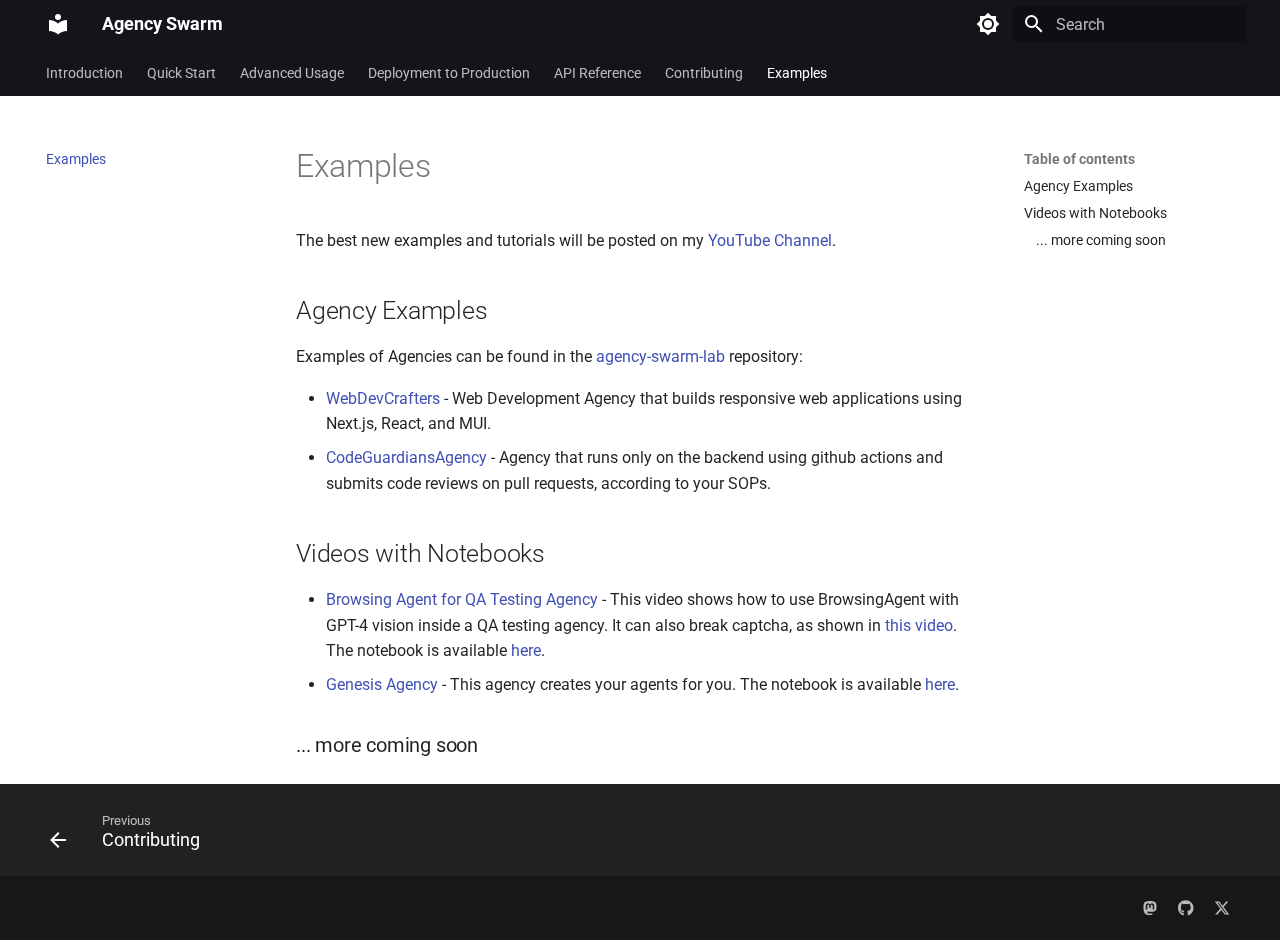
<file: examples/index.html>
<!doctype html>
<html lang="en" class="no-js">
  <head>
    
      <meta charset="utf-8">
      <meta name="viewport" content="width=device-width,initial-scale=1">
      
        <meta name="description" content="A an open source agent orchestration framework based on the latest OpenAI Assistants API.">
      
      
        <meta name="author" content="Arsenii Shatokhin">
      
      
      
        <link rel="prev" href="../contributing/">
      
      
      
      <link rel="icon" href="../assets/images/favicon.png">
      <meta name="generator" content="mkdocs-1.5.3, mkdocs-material-9.5.18">
    
    
      
        <title>Examples - Agency Swarm</title>
      
    
    
      <link rel="stylesheet" href="../assets/stylesheets/main.66ac8b77.min.css">
      
        
        <link rel="stylesheet" href="../assets/stylesheets/palette.06af60db.min.css">
      
      


    
    
      
    
    
      
        
        
        <link rel="preconnect" href="https://fonts.gstatic.com" crossorigin>
        <link rel="stylesheet" href="https://fonts.googleapis.com/css?family=Roboto:300,300i,400,400i,700,700i%7CRoboto+Mono:400,400i,700,700i&display=fallback">
        <style>:root{--md-text-font:"Roboto";--md-code-font:"Roboto Mono"}</style>
      
    
    
      <link rel="stylesheet" href="../assets/_mkdocstrings.css">
    
    <script>__md_scope=new URL("..",location),__md_hash=e=>[...e].reduce((e,_)=>(e<<5)-e+_.charCodeAt(0),0),__md_get=(e,_=localStorage,t=__md_scope)=>JSON.parse(_.getItem(t.pathname+"."+e)),__md_set=(e,_,t=localStorage,a=__md_scope)=>{try{t.setItem(a.pathname+"."+e,JSON.stringify(_))}catch(e){}}</script>
    
      

    
    
    
  </head>
  
  
    
    
      
    
    
    
    
    <body dir="ltr" data-md-color-scheme="default" data-md-color-primary="black" data-md-color-accent="indigo">
  
    
    <input class="md-toggle" data-md-toggle="drawer" type="checkbox" id="__drawer" autocomplete="off">
    <input class="md-toggle" data-md-toggle="search" type="checkbox" id="__search" autocomplete="off">
    <label class="md-overlay" for="__drawer"></label>
    <div data-md-component="skip">
      
        
        <a href="#examples" class="md-skip">
          Skip to content
        </a>
      
    </div>
    <div data-md-component="announce">
      
    </div>
    
    
      

<header class="md-header" data-md-component="header">
  <nav class="md-header__inner md-grid" aria-label="Header">
    <a href=".." title="Agency Swarm" class="md-header__button md-logo" aria-label="Agency Swarm" data-md-component="logo">
      
  
  <svg xmlns="http://www.w3.org/2000/svg" viewBox="0 0 24 24"><path d="M12 8a3 3 0 0 0 3-3 3 3 0 0 0-3-3 3 3 0 0 0-3 3 3 3 0 0 0 3 3m0 3.54C9.64 9.35 6.5 8 3 8v11c3.5 0 6.64 1.35 9 3.54 2.36-2.19 5.5-3.54 9-3.54V8c-3.5 0-6.64 1.35-9 3.54Z"/></svg>

    </a>
    <label class="md-header__button md-icon" for="__drawer">
      
      <svg xmlns="http://www.w3.org/2000/svg" viewBox="0 0 24 24"><path d="M3 6h18v2H3V6m0 5h18v2H3v-2m0 5h18v2H3v-2Z"/></svg>
    </label>
    <div class="md-header__title" data-md-component="header-title">
      <div class="md-header__ellipsis">
        <div class="md-header__topic">
          <span class="md-ellipsis">
            Agency Swarm
          </span>
        </div>
        <div class="md-header__topic" data-md-component="header-topic">
          <span class="md-ellipsis">
            
              Examples
            
          </span>
        </div>
      </div>
    </div>
    
      
        <form class="md-header__option" data-md-component="palette">
  
    
    
    
    <input class="md-option" data-md-color-media="(prefers-color-scheme: light)" data-md-color-scheme="default" data-md-color-primary="black" data-md-color-accent="indigo"  aria-label="Switch to dark mode"  type="radio" name="__palette" id="__palette_0">
    
      <label class="md-header__button md-icon" title="Switch to dark mode" for="__palette_1" hidden>
        <svg xmlns="http://www.w3.org/2000/svg" viewBox="0 0 24 24"><path d="M12 8a4 4 0 0 0-4 4 4 4 0 0 0 4 4 4 4 0 0 0 4-4 4 4 0 0 0-4-4m0 10a6 6 0 0 1-6-6 6 6 0 0 1 6-6 6 6 0 0 1 6 6 6 6 0 0 1-6 6m8-9.31V4h-4.69L12 .69 8.69 4H4v4.69L.69 12 4 15.31V20h4.69L12 23.31 15.31 20H20v-4.69L23.31 12 20 8.69Z"/></svg>
      </label>
    
  
    
    
    
    <input class="md-option" data-md-color-media="(prefers-color-scheme: dark)" data-md-color-scheme="slate" data-md-color-primary="amber" data-md-color-accent="yellow"  aria-label="Switch to system preference"  type="radio" name="__palette" id="__palette_1">
    
      <label class="md-header__button md-icon" title="Switch to system preference" for="__palette_0" hidden>
        <svg xmlns="http://www.w3.org/2000/svg" viewBox="0 0 24 24"><path d="M12 18c-.89 0-1.74-.2-2.5-.55C11.56 16.5 13 14.42 13 12c0-2.42-1.44-4.5-3.5-5.45C10.26 6.2 11.11 6 12 6a6 6 0 0 1 6 6 6 6 0 0 1-6 6m8-9.31V4h-4.69L12 .69 8.69 4H4v4.69L.69 12 4 15.31V20h4.69L12 23.31 15.31 20H20v-4.69L23.31 12 20 8.69Z"/></svg>
      </label>
    
  
</form>
      
    
    
      <script>var media,input,key,value,palette=__md_get("__palette");if(palette&&palette.color){"(prefers-color-scheme)"===palette.color.media&&(media=matchMedia("(prefers-color-scheme: light)"),input=document.querySelector(media.matches?"[data-md-color-media='(prefers-color-scheme: light)']":"[data-md-color-media='(prefers-color-scheme: dark)']"),palette.color.media=input.getAttribute("data-md-color-media"),palette.color.scheme=input.getAttribute("data-md-color-scheme"),palette.color.primary=input.getAttribute("data-md-color-primary"),palette.color.accent=input.getAttribute("data-md-color-accent"));for([key,value]of Object.entries(palette.color))document.body.setAttribute("data-md-color-"+key,value)}</script>
    
    
    
      <label class="md-header__button md-icon" for="__search">
        
        <svg xmlns="http://www.w3.org/2000/svg" viewBox="0 0 24 24"><path d="M9.5 3A6.5 6.5 0 0 1 16 9.5c0 1.61-.59 3.09-1.56 4.23l.27.27h.79l5 5-1.5 1.5-5-5v-.79l-.27-.27A6.516 6.516 0 0 1 9.5 16 6.5 6.5 0 0 1 3 9.5 6.5 6.5 0 0 1 9.5 3m0 2C7 5 5 7 5 9.5S7 14 9.5 14 14 12 14 9.5 12 5 9.5 5Z"/></svg>
      </label>
      <div class="md-search" data-md-component="search" role="dialog">
  <label class="md-search__overlay" for="__search"></label>
  <div class="md-search__inner" role="search">
    <form class="md-search__form" name="search">
      <input type="text" class="md-search__input" name="query" aria-label="Search" placeholder="Search" autocapitalize="off" autocorrect="off" autocomplete="off" spellcheck="false" data-md-component="search-query" required>
      <label class="md-search__icon md-icon" for="__search">
        
        <svg xmlns="http://www.w3.org/2000/svg" viewBox="0 0 24 24"><path d="M9.5 3A6.5 6.5 0 0 1 16 9.5c0 1.61-.59 3.09-1.56 4.23l.27.27h.79l5 5-1.5 1.5-5-5v-.79l-.27-.27A6.516 6.516 0 0 1 9.5 16 6.5 6.5 0 0 1 3 9.5 6.5 6.5 0 0 1 9.5 3m0 2C7 5 5 7 5 9.5S7 14 9.5 14 14 12 14 9.5 12 5 9.5 5Z"/></svg>
        
        <svg xmlns="http://www.w3.org/2000/svg" viewBox="0 0 24 24"><path d="M20 11v2H8l5.5 5.5-1.42 1.42L4.16 12l7.92-7.92L13.5 5.5 8 11h12Z"/></svg>
      </label>
      <nav class="md-search__options" aria-label="Search">
        
          <a href="javascript:void(0)" class="md-search__icon md-icon" title="Share" aria-label="Share" data-clipboard data-clipboard-text="" data-md-component="search-share" tabindex="-1">
            
            <svg xmlns="http://www.w3.org/2000/svg" viewBox="0 0 24 24"><path d="M18 16.08c-.76 0-1.44.3-1.96.77L8.91 12.7c.05-.23.09-.46.09-.7 0-.24-.04-.47-.09-.7l7.05-4.11c.54.5 1.25.81 2.04.81a3 3 0 0 0 3-3 3 3 0 0 0-3-3 3 3 0 0 0-3 3c0 .24.04.47.09.7L8.04 9.81C7.5 9.31 6.79 9 6 9a3 3 0 0 0-3 3 3 3 0 0 0 3 3c.79 0 1.5-.31 2.04-.81l7.12 4.15c-.05.21-.08.43-.08.66 0 1.61 1.31 2.91 2.92 2.91 1.61 0 2.92-1.3 2.92-2.91A2.92 2.92 0 0 0 18 16.08Z"/></svg>
          </a>
        
        <button type="reset" class="md-search__icon md-icon" title="Clear" aria-label="Clear" tabindex="-1">
          
          <svg xmlns="http://www.w3.org/2000/svg" viewBox="0 0 24 24"><path d="M19 6.41 17.59 5 12 10.59 6.41 5 5 6.41 10.59 12 5 17.59 6.41 19 12 13.41 17.59 19 19 17.59 13.41 12 19 6.41Z"/></svg>
        </button>
      </nav>
      
        <div class="md-search__suggest" data-md-component="search-suggest"></div>
      
    </form>
    <div class="md-search__output">
      <div class="md-search__scrollwrap" data-md-scrollfix>
        <div class="md-search-result" data-md-component="search-result">
          <div class="md-search-result__meta">
            Initializing search
          </div>
          <ol class="md-search-result__list" role="presentation"></ol>
        </div>
      </div>
    </div>
  </div>
</div>
    
    
  </nav>
  
</header>
    
    <div class="md-container" data-md-component="container">
      
      
        
          
            
<nav class="md-tabs" aria-label="Tabs" data-md-component="tabs">
  <div class="md-grid">
    <ul class="md-tabs__list">
      
        
  
  
  
    <li class="md-tabs__item">
      <a href=".." class="md-tabs__link">
        
  
    
  
  Introduction

      </a>
    </li>
  

      
        
  
  
  
    <li class="md-tabs__item">
      <a href="../quick_start/" class="md-tabs__link">
        
  
    
  
  Quick Start

      </a>
    </li>
  

      
        
  
  
  
    
    
      <li class="md-tabs__item">
        <a href="../advanced-usage/tools/" class="md-tabs__link">
          
  
    
  
  Advanced Usage

        </a>
      </li>
    
  

      
        
  
  
  
    <li class="md-tabs__item">
      <a href="../deployment/" class="md-tabs__link">
        
  
    
  
  Deployment to Production

      </a>
    </li>
  

      
        
  
  
  
    <li class="md-tabs__item">
      <a href="../api/" class="md-tabs__link">
        
  
    
  
  API Reference

      </a>
    </li>
  

      
        
  
  
  
    <li class="md-tabs__item">
      <a href="../contributing/" class="md-tabs__link">
        
  
    
  
  Contributing

      </a>
    </li>
  

      
        
  
  
    
  
  
    <li class="md-tabs__item md-tabs__item--active">
      <a href="./" class="md-tabs__link">
        
  
    
  
  Examples

      </a>
    </li>
  

      
    </ul>
  </div>
</nav>
          
        
      
      <main class="md-main" data-md-component="main">
        <div class="md-main__inner md-grid">
          
            
              
              <div class="md-sidebar md-sidebar--primary" data-md-component="sidebar" data-md-type="navigation" >
                <div class="md-sidebar__scrollwrap">
                  <div class="md-sidebar__inner">
                    


  


<nav class="md-nav md-nav--primary md-nav--lifted" aria-label="Navigation" data-md-level="0">
  <label class="md-nav__title" for="__drawer">
    <a href=".." title="Agency Swarm" class="md-nav__button md-logo" aria-label="Agency Swarm" data-md-component="logo">
      
  
  <svg xmlns="http://www.w3.org/2000/svg" viewBox="0 0 24 24"><path d="M12 8a3 3 0 0 0 3-3 3 3 0 0 0-3-3 3 3 0 0 0-3 3 3 3 0 0 0 3 3m0 3.54C9.64 9.35 6.5 8 3 8v11c3.5 0 6.64 1.35 9 3.54 2.36-2.19 5.5-3.54 9-3.54V8c-3.5 0-6.64 1.35-9 3.54Z"/></svg>

    </a>
    Agency Swarm
  </label>
  
  <ul class="md-nav__list" data-md-scrollfix>
    
      
      
  
  
  
  
    <li class="md-nav__item">
      <a href=".." class="md-nav__link">
        
  
  <span class="md-ellipsis">
    Introduction
  </span>
  

      </a>
    </li>
  

    
      
      
  
  
  
  
    <li class="md-nav__item">
      <a href="../quick_start/" class="md-nav__link">
        
  
  <span class="md-ellipsis">
    Quick Start
  </span>
  

      </a>
    </li>
  

    
      
      
  
  
  
  
    
    
      
        
      
        
      
        
      
        
      
    
    
      
      
    
    
      
        
        
      
    
    <li class="md-nav__item md-nav__item--pruned md-nav__item--nested">
      
        
  
  
    <a href="../advanced-usage/tools/" class="md-nav__link">
      
  
  <span class="md-ellipsis">
    Advanced Usage
  </span>
  

      
        <span class="md-nav__icon md-icon"></span>
      
    </a>
  

      
    </li>
  

    
      
      
  
  
  
  
    <li class="md-nav__item">
      <a href="../deployment/" class="md-nav__link">
        
  
  <span class="md-ellipsis">
    Deployment to Production
  </span>
  

      </a>
    </li>
  

    
      
      
  
  
  
  
    <li class="md-nav__item">
      <a href="../api/" class="md-nav__link">
        
  
  <span class="md-ellipsis">
    API Reference
  </span>
  

      </a>
    </li>
  

    
      
      
  
  
  
  
    <li class="md-nav__item">
      <a href="../contributing/" class="md-nav__link">
        
  
  <span class="md-ellipsis">
    Contributing
  </span>
  

      </a>
    </li>
  

    
      
      
  
  
    
  
  
  
    <li class="md-nav__item md-nav__item--active">
      
      <input class="md-nav__toggle md-toggle" type="checkbox" id="__toc">
      
      
        
      
      
        <label class="md-nav__link md-nav__link--active" for="__toc">
          
  
  <span class="md-ellipsis">
    Examples
  </span>
  

          <span class="md-nav__icon md-icon"></span>
        </label>
      
      <a href="./" class="md-nav__link md-nav__link--active">
        
  
  <span class="md-ellipsis">
    Examples
  </span>
  

      </a>
      
        

<nav class="md-nav md-nav--secondary" aria-label="Table of contents">
  
  
  
    
  
  
    <label class="md-nav__title" for="__toc">
      <span class="md-nav__icon md-icon"></span>
      Table of contents
    </label>
    <ul class="md-nav__list" data-md-component="toc" data-md-scrollfix>
      
        <li class="md-nav__item">
  <a href="#agency-examples" class="md-nav__link">
    <span class="md-ellipsis">
      Agency Examples
    </span>
  </a>
  
</li>
      
        <li class="md-nav__item">
  <a href="#videos-with-notebooks" class="md-nav__link">
    <span class="md-ellipsis">
      Videos with Notebooks
    </span>
  </a>
  
    <nav class="md-nav" aria-label="Videos with Notebooks">
      <ul class="md-nav__list">
        
          <li class="md-nav__item">
  <a href="#more-coming-soon" class="md-nav__link">
    <span class="md-ellipsis">
      ... more coming soon
    </span>
  </a>
  
</li>
        
      </ul>
    </nav>
  
</li>
      
    </ul>
  
</nav>
      
    </li>
  

    
  </ul>
</nav>
                  </div>
                </div>
              </div>
            
            
              
              <div class="md-sidebar md-sidebar--secondary" data-md-component="sidebar" data-md-type="toc" >
                <div class="md-sidebar__scrollwrap">
                  <div class="md-sidebar__inner">
                    

<nav class="md-nav md-nav--secondary" aria-label="Table of contents">
  
  
  
    
  
  
    <label class="md-nav__title" for="__toc">
      <span class="md-nav__icon md-icon"></span>
      Table of contents
    </label>
    <ul class="md-nav__list" data-md-component="toc" data-md-scrollfix>
      
        <li class="md-nav__item">
  <a href="#agency-examples" class="md-nav__link">
    <span class="md-ellipsis">
      Agency Examples
    </span>
  </a>
  
</li>
      
        <li class="md-nav__item">
  <a href="#videos-with-notebooks" class="md-nav__link">
    <span class="md-ellipsis">
      Videos with Notebooks
    </span>
  </a>
  
    <nav class="md-nav" aria-label="Videos with Notebooks">
      <ul class="md-nav__list">
        
          <li class="md-nav__item">
  <a href="#more-coming-soon" class="md-nav__link">
    <span class="md-ellipsis">
      ... more coming soon
    </span>
  </a>
  
</li>
        
      </ul>
    </nav>
  
</li>
      
    </ul>
  
</nav>
                  </div>
                </div>
              </div>
            
          
          
            <div class="md-content" data-md-component="content">
              <article class="md-content__inner md-typeset">
                
                  


<h1 id="examples">Examples</h1>
<p>The best new examples and tutorials will be posted on my <a href="https://youtube.com/@vrsen?si=GBk3V8ar6Dgemy0B">YouTube Channel</a>.</p>
<h2 id="agency-examples">Agency Examples</h2>
<p>Examples of Agencies can be found in the <a href="https://github.com/VRSEN/agency-swarm-lab">agency-swarm-lab</a> repository:</p>
<ul>
<li><a href="https://github.com/VRSEN/agency-swarm-lab/tree/main/WebDevCrafters">WebDevCrafters</a> - Web Development Agency that builds responsive web applications using Next.js, React, and MUI.</li>
<li><a href="https://github.com/VRSEN/agency-swarm-lab/tree/main/CodeGuardiansAgency">CodeGuardiansAgency</a> - Agency that runs only on the backend using github actions and submits code reviews on pull requests, according to your SOPs.</li>
</ul>
<h2 id="videos-with-notebooks">Videos with Notebooks</h2>
<ul>
<li><a href="https://youtu.be/Yidy_ePo7pE?si=WMuWpb9_DVckIkP6">Browsing Agent for QA Testing Agency</a> - This video shows how to use BrowsingAgent with GPT-4 vision inside a QA testing agency. It can also break captcha, as shown in <a href="https://youtu.be/qBs_50SzyBQ?si=w7e3GOhEztG8qDPE">this video</a>. The notebook is available <a href="https://github.com/VRSEN/agency-swarm/blob/main/notebooks/web_browser_agent.ipynb">here</a>. </li>
<li><a href="https://youtu.be/qXxO7SvbGs8?si=uosmTSzzz6id_lLl">Genesis Agency</a> - This agency creates your agents for you. The notebook is available <a href="https://github.com/VRSEN/agency-swarm/blob/main/notebooks/genesis_agency.ipynb">here</a>.</li>
</ul>
<h3 id="more-coming-soon">... more coming soon</h3>












                
              </article>
            </div>
          
          
<script>var target=document.getElementById(location.hash.slice(1));target&&target.name&&(target.checked=target.name.startsWith("__tabbed_"))</script>
        </div>
        
          <button type="button" class="md-top md-icon" data-md-component="top" hidden>
  
  <svg xmlns="http://www.w3.org/2000/svg" viewBox="0 0 24 24"><path d="M13 20h-2V8l-5.5 5.5-1.42-1.42L12 4.16l7.92 7.92-1.42 1.42L13 8v12Z"/></svg>
  Back to top
</button>
        
      </main>
      
        <footer class="md-footer">
  
    
      
      <nav class="md-footer__inner md-grid" aria-label="Footer" >
        
          
          <a href="../contributing/" class="md-footer__link md-footer__link--prev" aria-label="Previous: Contributing">
            <div class="md-footer__button md-icon">
              
              <svg xmlns="http://www.w3.org/2000/svg" viewBox="0 0 24 24"><path d="M20 11v2H8l5.5 5.5-1.42 1.42L4.16 12l7.92-7.92L13.5 5.5 8 11h12Z"/></svg>
            </div>
            <div class="md-footer__title">
              <span class="md-footer__direction">
                Previous
              </span>
              <div class="md-ellipsis">
                Contributing
              </div>
            </div>
          </a>
        
        
      </nav>
    
  
  <div class="md-footer-meta md-typeset">
    <div class="md-footer-meta__inner md-grid">
      <div class="md-copyright">
  
  
</div>
      
        <div class="md-social">
  
    
    
      
    
    
    
      
      
    
    <a href="https://www.vrsen.ai/" target="_blank" rel="noopener me" title="www.vrsen.ai" class="md-social__link">
      <svg xmlns="http://www.w3.org/2000/svg" viewBox="0 0 448 512"><!--! Font Awesome Free 6.5.2 by @fontawesome - https://fontawesome.com License - https://fontawesome.com/license/free (Icons: CC BY 4.0, Fonts: SIL OFL 1.1, Code: MIT License) Copyright 2024 Fonticons, Inc.--><path d="M433 179.11c0-97.2-63.71-125.7-63.71-125.7-62.52-28.7-228.56-28.4-290.48 0 0 0-63.72 28.5-63.72 125.7 0 115.7-6.6 259.4 105.63 289.1 40.51 10.7 75.32 13 103.33 11.4 50.81-2.8 79.32-18.1 79.32-18.1l-1.7-36.9s-36.31 11.4-77.12 10.1c-40.41-1.4-83-4.4-89.63-54a102.54 102.54 0 0 1-.9-13.9c85.63 20.9 158.65 9.1 178.75 6.7 56.12-6.7 105-41.3 111.23-72.9 9.8-49.8 9-121.5 9-121.5zm-75.12 125.2h-46.63v-114.2c0-49.7-64-51.6-64 6.9v62.5h-46.33V197c0-58.5-64-56.6-64-6.9v114.2H90.19c0-122.1-5.2-147.9 18.41-175 25.9-28.9 79.82-30.8 103.83 6.1l11.6 19.5 11.6-19.5c24.11-37.1 78.12-34.8 103.83-6.1 23.71 27.3 18.4 53 18.4 175z"/></svg>
    </a>
  
    
    
    
    
      
      
    
    <a href="https://github.com/VRSEN/agency-swarm" target="_blank" rel="noopener" title="github.com" class="md-social__link">
      <svg xmlns="http://www.w3.org/2000/svg" viewBox="0 0 496 512"><!--! Font Awesome Free 6.5.2 by @fontawesome - https://fontawesome.com License - https://fontawesome.com/license/free (Icons: CC BY 4.0, Fonts: SIL OFL 1.1, Code: MIT License) Copyright 2024 Fonticons, Inc.--><path d="M165.9 397.4c0 2-2.3 3.6-5.2 3.6-3.3.3-5.6-1.3-5.6-3.6 0-2 2.3-3.6 5.2-3.6 3-.3 5.6 1.3 5.6 3.6zm-31.1-4.5c-.7 2 1.3 4.3 4.3 4.9 2.6 1 5.6 0 6.2-2s-1.3-4.3-4.3-5.2c-2.6-.7-5.5.3-6.2 2.3zm44.2-1.7c-2.9.7-4.9 2.6-4.6 4.9.3 2 2.9 3.3 5.9 2.6 2.9-.7 4.9-2.6 4.6-4.6-.3-1.9-3-3.2-5.9-2.9zM244.8 8C106.1 8 0 113.3 0 252c0 110.9 69.8 205.8 169.5 239.2 12.8 2.3 17.3-5.6 17.3-12.1 0-6.2-.3-40.4-.3-61.4 0 0-70 15-84.7-29.8 0 0-11.4-29.1-27.8-36.6 0 0-22.9-15.7 1.6-15.4 0 0 24.9 2 38.6 25.8 21.9 38.6 58.6 27.5 72.9 20.9 2.3-16 8.8-27.1 16-33.7-55.9-6.2-112.3-14.3-112.3-110.5 0-27.5 7.6-41.3 23.6-58.9-2.6-6.5-11.1-33.3 2.6-67.9 20.9-6.5 69 27 69 27 20-5.6 41.5-8.5 62.8-8.5s42.8 2.9 62.8 8.5c0 0 48.1-33.6 69-27 13.7 34.7 5.2 61.4 2.6 67.9 16 17.7 25.8 31.5 25.8 58.9 0 96.5-58.9 104.2-114.8 110.5 9.2 7.9 17 22.9 17 46.4 0 33.7-.3 75.4-.3 83.6 0 6.5 4.6 14.4 17.3 12.1C428.2 457.8 496 362.9 496 252 496 113.3 383.5 8 244.8 8zM97.2 352.9c-1.3 1-1 3.3.7 5.2 1.6 1.6 3.9 2.3 5.2 1 1.3-1 1-3.3-.7-5.2-1.6-1.6-3.9-2.3-5.2-1zm-10.8-8.1c-.7 1.3.3 2.9 2.3 3.9 1.6 1 3.6.7 4.3-.7.7-1.3-.3-2.9-2.3-3.9-2-.6-3.6-.3-4.3.7zm32.4 35.6c-1.6 1.3-1 4.3 1.3 6.2 2.3 2.3 5.2 2.6 6.5 1 1.3-1.3.7-4.3-1.3-6.2-2.2-2.3-5.2-2.6-6.5-1zm-11.4-14.7c-1.6 1-1.6 3.6 0 5.9 1.6 2.3 4.3 3.3 5.6 2.3 1.6-1.3 1.6-3.9 0-6.2-1.4-2.3-4-3.3-5.6-2z"/></svg>
    </a>
  
    
    
    
    
      
      
    
    <a href="https://twitter.com/__vrsen__" target="_blank" rel="noopener" title="twitter.com" class="md-social__link">
      <svg xmlns="http://www.w3.org/2000/svg" viewBox="0 0 512 512"><!--! Font Awesome Free 6.5.2 by @fontawesome - https://fontawesome.com License - https://fontawesome.com/license/free (Icons: CC BY 4.0, Fonts: SIL OFL 1.1, Code: MIT License) Copyright 2024 Fonticons, Inc.--><path d="M389.2 48h70.6L305.6 224.2 487 464H345L233.7 318.6 106.5 464H35.8l164.9-188.5L26.8 48h145.6l100.5 132.9L389.2 48zm-24.8 373.8h39.1L151.1 88h-42l255.3 333.8z"/></svg>
    </a>
  
</div>
      
    </div>
  </div>
</footer>
      
    </div>
    <div class="md-dialog" data-md-component="dialog">
      <div class="md-dialog__inner md-typeset"></div>
    </div>
    
      <div class="md-progress" data-md-component="progress" role="progressbar"></div>
    
    
    <script id="__config" type="application/json">{"base": "..", "features": ["search.suggest", "search.highlight", "search.share", "navigation.expand", "navigation.footer", "navigation.indexes", "navigation.instant", "navigation.instant.prefetch", "navigation.instant.progress", "navigation.prune", "navigation.tabs", "navigation.top", "navigation.tracking", "content.code.select", "content.code.copy"], "search": "../assets/javascripts/workers/search.b8dbb3d2.min.js", "translations": {"clipboard.copied": "Copied to clipboard", "clipboard.copy": "Copy to clipboard", "search.result.more.one": "1 more on this page", "search.result.more.other": "# more on this page", "search.result.none": "No matching documents", "search.result.one": "1 matching document", "search.result.other": "# matching documents", "search.result.placeholder": "Type to start searching", "search.result.term.missing": "Missing", "select.version": "Select version"}}</script>
    
    
      <script src="../assets/javascripts/bundle.3220b9d7.min.js"></script>
      
    
  </body>
</html>
</file>
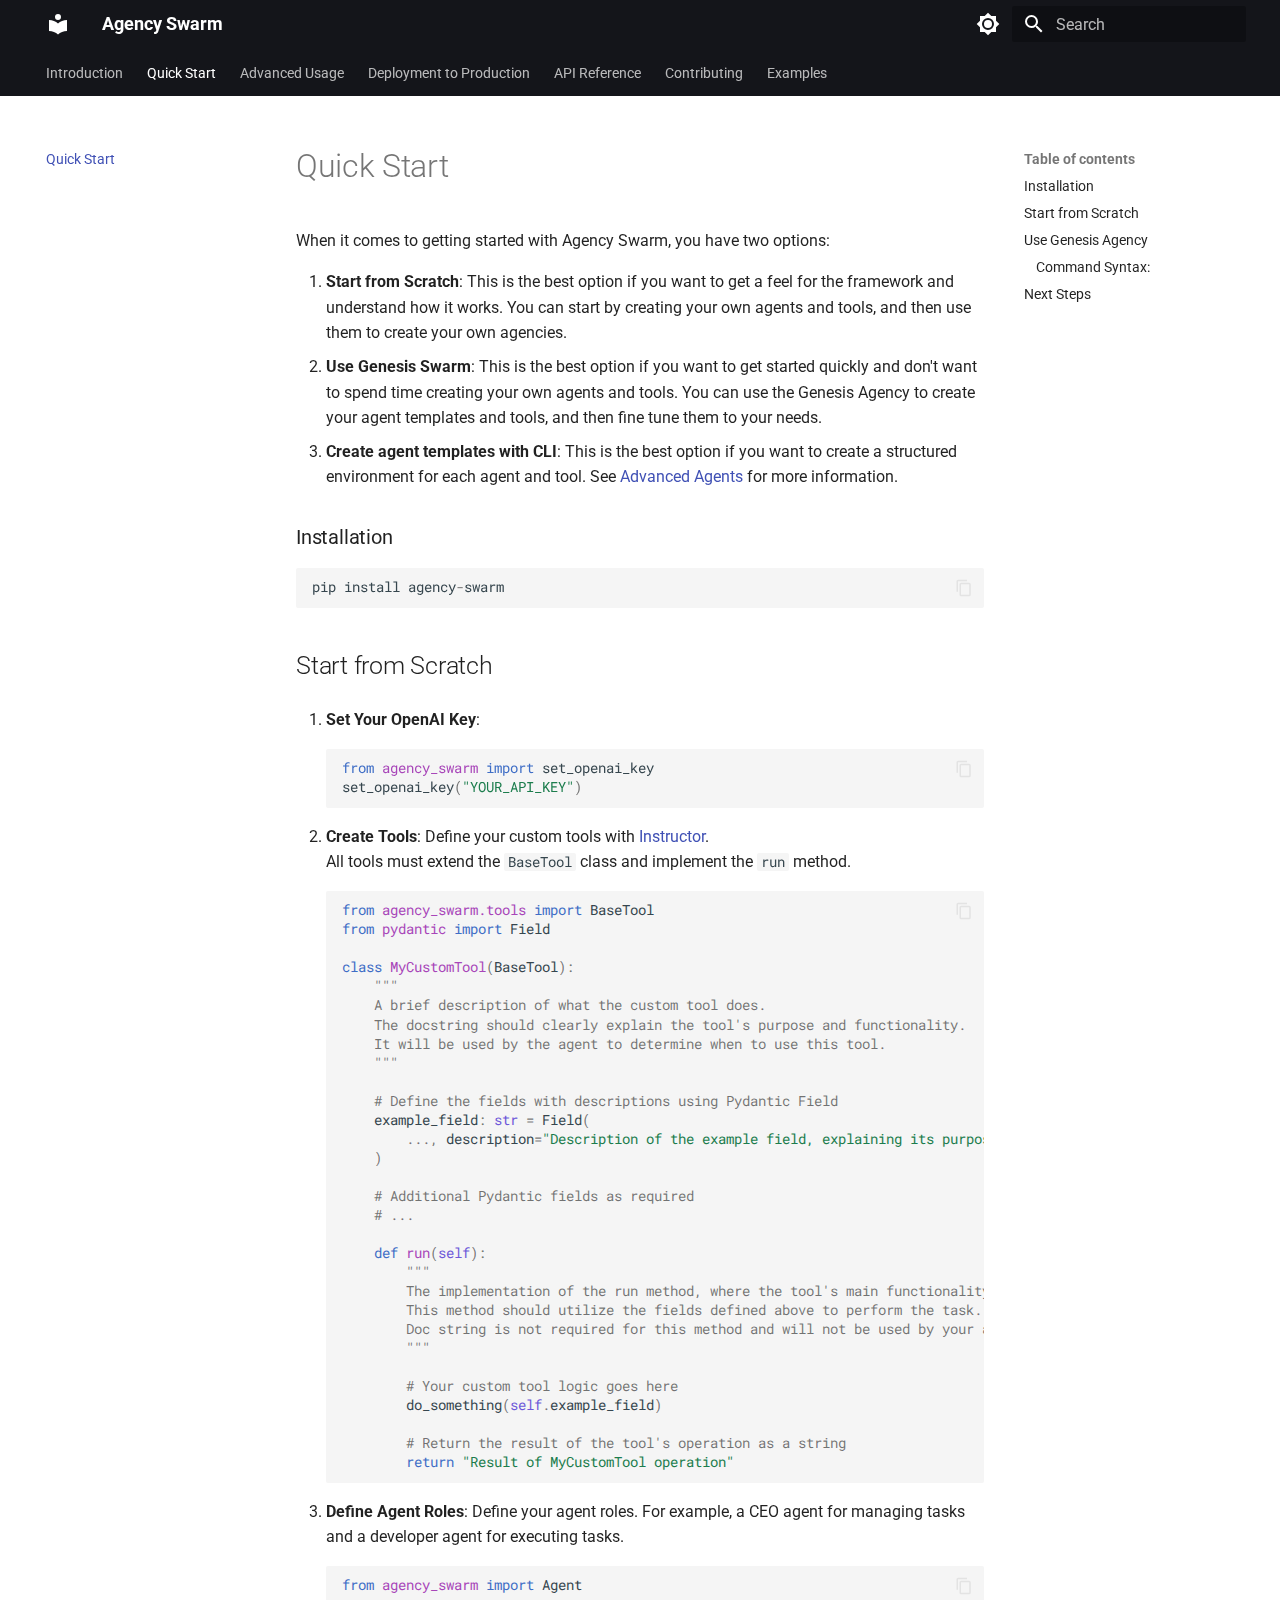
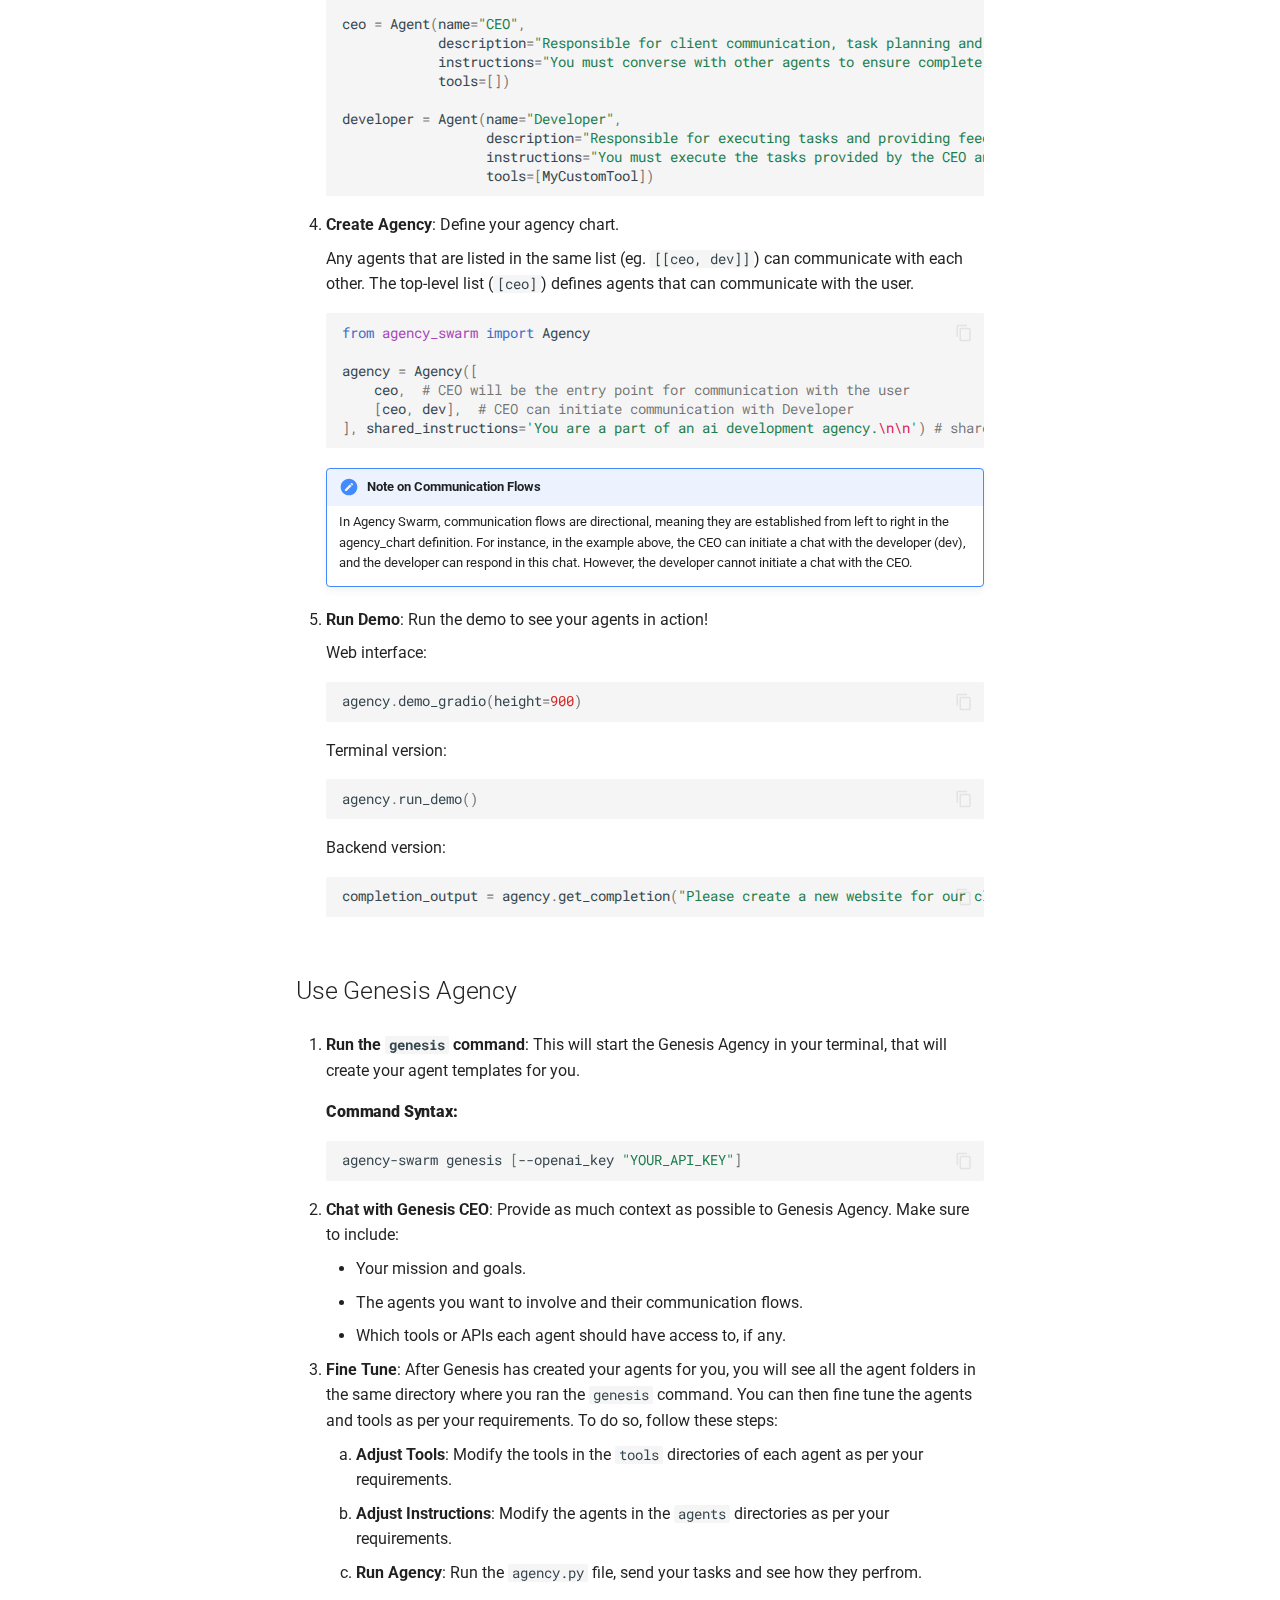
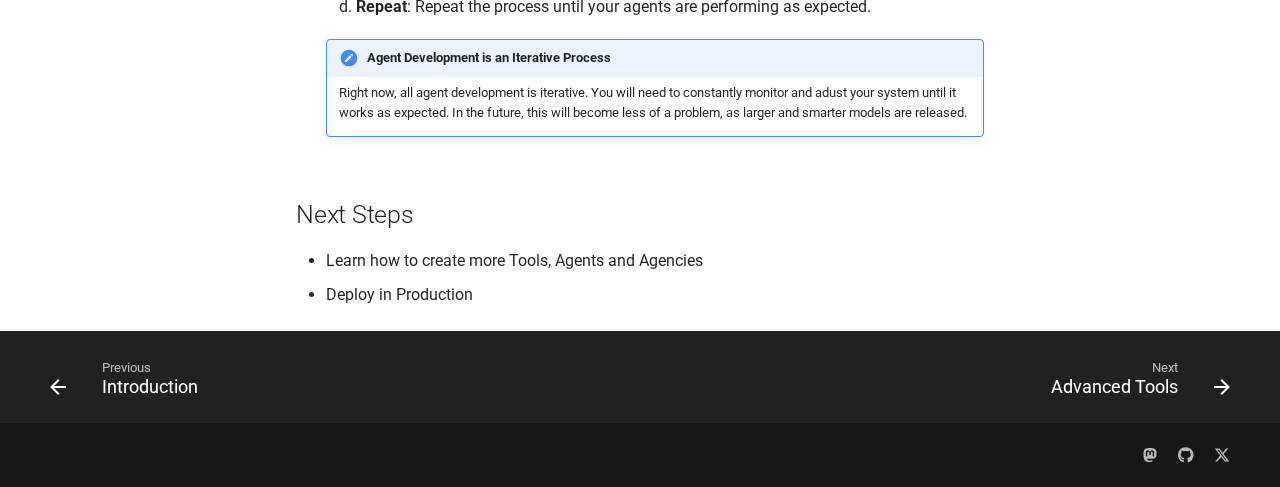
<file: quick_start/index.html>
<!doctype html>
<html lang="en" class="no-js">
  <head>
    
      <meta charset="utf-8">
      <meta name="viewport" content="width=device-width,initial-scale=1">
      
        <meta name="description" content="A an open source agent orchestration framework based on the latest OpenAI Assistants API.">
      
      
        <meta name="author" content="Arsenii Shatokhin">
      
      
      
        <link rel="prev" href="..">
      
      
        <link rel="next" href="../advanced-usage/tools/">
      
      
      <link rel="icon" href="../assets/images/favicon.png">
      <meta name="generator" content="mkdocs-1.5.3, mkdocs-material-9.5.18">
    
    
      
        <title>Quick Start - Agency Swarm</title>
      
    
    
      <link rel="stylesheet" href="../assets/stylesheets/main.66ac8b77.min.css">
      
        
        <link rel="stylesheet" href="../assets/stylesheets/palette.06af60db.min.css">
      
      


    
    
      
    
    
      
        
        
        <link rel="preconnect" href="https://fonts.gstatic.com" crossorigin>
        <link rel="stylesheet" href="https://fonts.googleapis.com/css?family=Roboto:300,300i,400,400i,700,700i%7CRoboto+Mono:400,400i,700,700i&display=fallback">
        <style>:root{--md-text-font:"Roboto";--md-code-font:"Roboto Mono"}</style>
      
    
    
      <link rel="stylesheet" href="../assets/_mkdocstrings.css">
    
    <script>__md_scope=new URL("..",location),__md_hash=e=>[...e].reduce((e,_)=>(e<<5)-e+_.charCodeAt(0),0),__md_get=(e,_=localStorage,t=__md_scope)=>JSON.parse(_.getItem(t.pathname+"."+e)),__md_set=(e,_,t=localStorage,a=__md_scope)=>{try{t.setItem(a.pathname+"."+e,JSON.stringify(_))}catch(e){}}</script>
    
      

    
    
    
  </head>
  
  
    
    
      
    
    
    
    
    <body dir="ltr" data-md-color-scheme="default" data-md-color-primary="black" data-md-color-accent="indigo">
  
    
    <input class="md-toggle" data-md-toggle="drawer" type="checkbox" id="__drawer" autocomplete="off">
    <input class="md-toggle" data-md-toggle="search" type="checkbox" id="__search" autocomplete="off">
    <label class="md-overlay" for="__drawer"></label>
    <div data-md-component="skip">
      
        
        <a href="#quick-start" class="md-skip">
          Skip to content
        </a>
      
    </div>
    <div data-md-component="announce">
      
    </div>
    
    
      

<header class="md-header" data-md-component="header">
  <nav class="md-header__inner md-grid" aria-label="Header">
    <a href=".." title="Agency Swarm" class="md-header__button md-logo" aria-label="Agency Swarm" data-md-component="logo">
      
  
  <svg xmlns="http://www.w3.org/2000/svg" viewBox="0 0 24 24"><path d="M12 8a3 3 0 0 0 3-3 3 3 0 0 0-3-3 3 3 0 0 0-3 3 3 3 0 0 0 3 3m0 3.54C9.64 9.35 6.5 8 3 8v11c3.5 0 6.64 1.35 9 3.54 2.36-2.19 5.5-3.54 9-3.54V8c-3.5 0-6.64 1.35-9 3.54Z"/></svg>

    </a>
    <label class="md-header__button md-icon" for="__drawer">
      
      <svg xmlns="http://www.w3.org/2000/svg" viewBox="0 0 24 24"><path d="M3 6h18v2H3V6m0 5h18v2H3v-2m0 5h18v2H3v-2Z"/></svg>
    </label>
    <div class="md-header__title" data-md-component="header-title">
      <div class="md-header__ellipsis">
        <div class="md-header__topic">
          <span class="md-ellipsis">
            Agency Swarm
          </span>
        </div>
        <div class="md-header__topic" data-md-component="header-topic">
          <span class="md-ellipsis">
            
              Quick Start
            
          </span>
        </div>
      </div>
    </div>
    
      
        <form class="md-header__option" data-md-component="palette">
  
    
    
    
    <input class="md-option" data-md-color-media="(prefers-color-scheme: light)" data-md-color-scheme="default" data-md-color-primary="black" data-md-color-accent="indigo"  aria-label="Switch to dark mode"  type="radio" name="__palette" id="__palette_0">
    
      <label class="md-header__button md-icon" title="Switch to dark mode" for="__palette_1" hidden>
        <svg xmlns="http://www.w3.org/2000/svg" viewBox="0 0 24 24"><path d="M12 8a4 4 0 0 0-4 4 4 4 0 0 0 4 4 4 4 0 0 0 4-4 4 4 0 0 0-4-4m0 10a6 6 0 0 1-6-6 6 6 0 0 1 6-6 6 6 0 0 1 6 6 6 6 0 0 1-6 6m8-9.31V4h-4.69L12 .69 8.69 4H4v4.69L.69 12 4 15.31V20h4.69L12 23.31 15.31 20H20v-4.69L23.31 12 20 8.69Z"/></svg>
      </label>
    
  
    
    
    
    <input class="md-option" data-md-color-media="(prefers-color-scheme: dark)" data-md-color-scheme="slate" data-md-color-primary="amber" data-md-color-accent="yellow"  aria-label="Switch to system preference"  type="radio" name="__palette" id="__palette_1">
    
      <label class="md-header__button md-icon" title="Switch to system preference" for="__palette_0" hidden>
        <svg xmlns="http://www.w3.org/2000/svg" viewBox="0 0 24 24"><path d="M12 18c-.89 0-1.74-.2-2.5-.55C11.56 16.5 13 14.42 13 12c0-2.42-1.44-4.5-3.5-5.45C10.26 6.2 11.11 6 12 6a6 6 0 0 1 6 6 6 6 0 0 1-6 6m8-9.31V4h-4.69L12 .69 8.69 4H4v4.69L.69 12 4 15.31V20h4.69L12 23.31 15.31 20H20v-4.69L23.31 12 20 8.69Z"/></svg>
      </label>
    
  
</form>
      
    
    
      <script>var media,input,key,value,palette=__md_get("__palette");if(palette&&palette.color){"(prefers-color-scheme)"===palette.color.media&&(media=matchMedia("(prefers-color-scheme: light)"),input=document.querySelector(media.matches?"[data-md-color-media='(prefers-color-scheme: light)']":"[data-md-color-media='(prefers-color-scheme: dark)']"),palette.color.media=input.getAttribute("data-md-color-media"),palette.color.scheme=input.getAttribute("data-md-color-scheme"),palette.color.primary=input.getAttribute("data-md-color-primary"),palette.color.accent=input.getAttribute("data-md-color-accent"));for([key,value]of Object.entries(palette.color))document.body.setAttribute("data-md-color-"+key,value)}</script>
    
    
    
      <label class="md-header__button md-icon" for="__search">
        
        <svg xmlns="http://www.w3.org/2000/svg" viewBox="0 0 24 24"><path d="M9.5 3A6.5 6.5 0 0 1 16 9.5c0 1.61-.59 3.09-1.56 4.23l.27.27h.79l5 5-1.5 1.5-5-5v-.79l-.27-.27A6.516 6.516 0 0 1 9.5 16 6.5 6.5 0 0 1 3 9.5 6.5 6.5 0 0 1 9.5 3m0 2C7 5 5 7 5 9.5S7 14 9.5 14 14 12 14 9.5 12 5 9.5 5Z"/></svg>
      </label>
      <div class="md-search" data-md-component="search" role="dialog">
  <label class="md-search__overlay" for="__search"></label>
  <div class="md-search__inner" role="search">
    <form class="md-search__form" name="search">
      <input type="text" class="md-search__input" name="query" aria-label="Search" placeholder="Search" autocapitalize="off" autocorrect="off" autocomplete="off" spellcheck="false" data-md-component="search-query" required>
      <label class="md-search__icon md-icon" for="__search">
        
        <svg xmlns="http://www.w3.org/2000/svg" viewBox="0 0 24 24"><path d="M9.5 3A6.5 6.5 0 0 1 16 9.5c0 1.61-.59 3.09-1.56 4.23l.27.27h.79l5 5-1.5 1.5-5-5v-.79l-.27-.27A6.516 6.516 0 0 1 9.5 16 6.5 6.5 0 0 1 3 9.5 6.5 6.5 0 0 1 9.5 3m0 2C7 5 5 7 5 9.5S7 14 9.5 14 14 12 14 9.5 12 5 9.5 5Z"/></svg>
        
        <svg xmlns="http://www.w3.org/2000/svg" viewBox="0 0 24 24"><path d="M20 11v2H8l5.5 5.5-1.42 1.42L4.16 12l7.92-7.92L13.5 5.5 8 11h12Z"/></svg>
      </label>
      <nav class="md-search__options" aria-label="Search">
        
          <a href="javascript:void(0)" class="md-search__icon md-icon" title="Share" aria-label="Share" data-clipboard data-clipboard-text="" data-md-component="search-share" tabindex="-1">
            
            <svg xmlns="http://www.w3.org/2000/svg" viewBox="0 0 24 24"><path d="M18 16.08c-.76 0-1.44.3-1.96.77L8.91 12.7c.05-.23.09-.46.09-.7 0-.24-.04-.47-.09-.7l7.05-4.11c.54.5 1.25.81 2.04.81a3 3 0 0 0 3-3 3 3 0 0 0-3-3 3 3 0 0 0-3 3c0 .24.04.47.09.7L8.04 9.81C7.5 9.31 6.79 9 6 9a3 3 0 0 0-3 3 3 3 0 0 0 3 3c.79 0 1.5-.31 2.04-.81l7.12 4.15c-.05.21-.08.43-.08.66 0 1.61 1.31 2.91 2.92 2.91 1.61 0 2.92-1.3 2.92-2.91A2.92 2.92 0 0 0 18 16.08Z"/></svg>
          </a>
        
        <button type="reset" class="md-search__icon md-icon" title="Clear" aria-label="Clear" tabindex="-1">
          
          <svg xmlns="http://www.w3.org/2000/svg" viewBox="0 0 24 24"><path d="M19 6.41 17.59 5 12 10.59 6.41 5 5 6.41 10.59 12 5 17.59 6.41 19 12 13.41 17.59 19 19 17.59 13.41 12 19 6.41Z"/></svg>
        </button>
      </nav>
      
        <div class="md-search__suggest" data-md-component="search-suggest"></div>
      
    </form>
    <div class="md-search__output">
      <div class="md-search__scrollwrap" data-md-scrollfix>
        <div class="md-search-result" data-md-component="search-result">
          <div class="md-search-result__meta">
            Initializing search
          </div>
          <ol class="md-search-result__list" role="presentation"></ol>
        </div>
      </div>
    </div>
  </div>
</div>
    
    
  </nav>
  
</header>
    
    <div class="md-container" data-md-component="container">
      
      
        
          
            
<nav class="md-tabs" aria-label="Tabs" data-md-component="tabs">
  <div class="md-grid">
    <ul class="md-tabs__list">
      
        
  
  
  
    <li class="md-tabs__item">
      <a href=".." class="md-tabs__link">
        
  
    
  
  Introduction

      </a>
    </li>
  

      
        
  
  
    
  
  
    <li class="md-tabs__item md-tabs__item--active">
      <a href="./" class="md-tabs__link">
        
  
    
  
  Quick Start

      </a>
    </li>
  

      
        
  
  
  
    
    
      <li class="md-tabs__item">
        <a href="../advanced-usage/tools/" class="md-tabs__link">
          
  
    
  
  Advanced Usage

        </a>
      </li>
    
  

      
        
  
  
  
    <li class="md-tabs__item">
      <a href="../deployment/" class="md-tabs__link">
        
  
    
  
  Deployment to Production

      </a>
    </li>
  

      
        
  
  
  
    <li class="md-tabs__item">
      <a href="../api/" class="md-tabs__link">
        
  
    
  
  API Reference

      </a>
    </li>
  

      
        
  
  
  
    <li class="md-tabs__item">
      <a href="../contributing/" class="md-tabs__link">
        
  
    
  
  Contributing

      </a>
    </li>
  

      
        
  
  
  
    <li class="md-tabs__item">
      <a href="../examples/" class="md-tabs__link">
        
  
    
  
  Examples

      </a>
    </li>
  

      
    </ul>
  </div>
</nav>
          
        
      
      <main class="md-main" data-md-component="main">
        <div class="md-main__inner md-grid">
          
            
              
              <div class="md-sidebar md-sidebar--primary" data-md-component="sidebar" data-md-type="navigation" >
                <div class="md-sidebar__scrollwrap">
                  <div class="md-sidebar__inner">
                    


  


<nav class="md-nav md-nav--primary md-nav--lifted" aria-label="Navigation" data-md-level="0">
  <label class="md-nav__title" for="__drawer">
    <a href=".." title="Agency Swarm" class="md-nav__button md-logo" aria-label="Agency Swarm" data-md-component="logo">
      
  
  <svg xmlns="http://www.w3.org/2000/svg" viewBox="0 0 24 24"><path d="M12 8a3 3 0 0 0 3-3 3 3 0 0 0-3-3 3 3 0 0 0-3 3 3 3 0 0 0 3 3m0 3.54C9.64 9.35 6.5 8 3 8v11c3.5 0 6.64 1.35 9 3.54 2.36-2.19 5.5-3.54 9-3.54V8c-3.5 0-6.64 1.35-9 3.54Z"/></svg>

    </a>
    Agency Swarm
  </label>
  
  <ul class="md-nav__list" data-md-scrollfix>
    
      
      
  
  
  
  
    <li class="md-nav__item">
      <a href=".." class="md-nav__link">
        
  
  <span class="md-ellipsis">
    Introduction
  </span>
  

      </a>
    </li>
  

    
      
      
  
  
    
  
  
  
    <li class="md-nav__item md-nav__item--active">
      
      <input class="md-nav__toggle md-toggle" type="checkbox" id="__toc">
      
      
        
      
      
        <label class="md-nav__link md-nav__link--active" for="__toc">
          
  
  <span class="md-ellipsis">
    Quick Start
  </span>
  

          <span class="md-nav__icon md-icon"></span>
        </label>
      
      <a href="./" class="md-nav__link md-nav__link--active">
        
  
  <span class="md-ellipsis">
    Quick Start
  </span>
  

      </a>
      
        

<nav class="md-nav md-nav--secondary" aria-label="Table of contents">
  
  
  
    
  
  
    <label class="md-nav__title" for="__toc">
      <span class="md-nav__icon md-icon"></span>
      Table of contents
    </label>
    <ul class="md-nav__list" data-md-component="toc" data-md-scrollfix>
      
        <li class="md-nav__item">
  <a href="#installation" class="md-nav__link">
    <span class="md-ellipsis">
      Installation
    </span>
  </a>
  
</li>
      
        <li class="md-nav__item">
  <a href="#start-from-scratch" class="md-nav__link">
    <span class="md-ellipsis">
      Start from Scratch
    </span>
  </a>
  
</li>
      
        <li class="md-nav__item">
  <a href="#use-genesis-agency" class="md-nav__link">
    <span class="md-ellipsis">
      Use Genesis Agency
    </span>
  </a>
  
    <nav class="md-nav" aria-label="Use Genesis Agency">
      <ul class="md-nav__list">
        
          <li class="md-nav__item">
  <a href="#command-syntax" class="md-nav__link">
    <span class="md-ellipsis">
      Command Syntax:
    </span>
  </a>
  
</li>
        
      </ul>
    </nav>
  
</li>
      
        <li class="md-nav__item">
  <a href="#next-steps" class="md-nav__link">
    <span class="md-ellipsis">
      Next Steps
    </span>
  </a>
  
</li>
      
    </ul>
  
</nav>
      
    </li>
  

    
      
      
  
  
  
  
    
    
      
        
      
        
      
        
      
        
      
    
    
      
      
    
    
      
        
        
      
    
    <li class="md-nav__item md-nav__item--pruned md-nav__item--nested">
      
        
  
  
    <a href="../advanced-usage/tools/" class="md-nav__link">
      
  
  <span class="md-ellipsis">
    Advanced Usage
  </span>
  

      
        <span class="md-nav__icon md-icon"></span>
      
    </a>
  

      
    </li>
  

    
      
      
  
  
  
  
    <li class="md-nav__item">
      <a href="../deployment/" class="md-nav__link">
        
  
  <span class="md-ellipsis">
    Deployment to Production
  </span>
  

      </a>
    </li>
  

    
      
      
  
  
  
  
    <li class="md-nav__item">
      <a href="../api/" class="md-nav__link">
        
  
  <span class="md-ellipsis">
    API Reference
  </span>
  

      </a>
    </li>
  

    
      
      
  
  
  
  
    <li class="md-nav__item">
      <a href="../contributing/" class="md-nav__link">
        
  
  <span class="md-ellipsis">
    Contributing
  </span>
  

      </a>
    </li>
  

    
      
      
  
  
  
  
    <li class="md-nav__item">
      <a href="../examples/" class="md-nav__link">
        
  
  <span class="md-ellipsis">
    Examples
  </span>
  

      </a>
    </li>
  

    
  </ul>
</nav>
                  </div>
                </div>
              </div>
            
            
              
              <div class="md-sidebar md-sidebar--secondary" data-md-component="sidebar" data-md-type="toc" >
                <div class="md-sidebar__scrollwrap">
                  <div class="md-sidebar__inner">
                    

<nav class="md-nav md-nav--secondary" aria-label="Table of contents">
  
  
  
    
  
  
    <label class="md-nav__title" for="__toc">
      <span class="md-nav__icon md-icon"></span>
      Table of contents
    </label>
    <ul class="md-nav__list" data-md-component="toc" data-md-scrollfix>
      
        <li class="md-nav__item">
  <a href="#installation" class="md-nav__link">
    <span class="md-ellipsis">
      Installation
    </span>
  </a>
  
</li>
      
        <li class="md-nav__item">
  <a href="#start-from-scratch" class="md-nav__link">
    <span class="md-ellipsis">
      Start from Scratch
    </span>
  </a>
  
</li>
      
        <li class="md-nav__item">
  <a href="#use-genesis-agency" class="md-nav__link">
    <span class="md-ellipsis">
      Use Genesis Agency
    </span>
  </a>
  
    <nav class="md-nav" aria-label="Use Genesis Agency">
      <ul class="md-nav__list">
        
          <li class="md-nav__item">
  <a href="#command-syntax" class="md-nav__link">
    <span class="md-ellipsis">
      Command Syntax:
    </span>
  </a>
  
</li>
        
      </ul>
    </nav>
  
</li>
      
        <li class="md-nav__item">
  <a href="#next-steps" class="md-nav__link">
    <span class="md-ellipsis">
      Next Steps
    </span>
  </a>
  
</li>
      
    </ul>
  
</nav>
                  </div>
                </div>
              </div>
            
          
          
            <div class="md-content" data-md-component="content">
              <article class="md-content__inner md-typeset">
                
                  


<h1 id="quick-start">Quick Start</h1>
<p>When it comes to getting started with Agency Swarm, you have two options:</p>
<ol>
<li><strong>Start from Scratch</strong>: This is the best option if you want to get a feel for the framework and understand how it works. You can start by creating your own agents and tools, and then use them to create your own agencies.</li>
<li><strong>Use Genesis Swarm</strong>: This is the best option if you want to get started quickly and don't want to spend time creating your own agents and tools. You can use the Genesis Agency to create your agent templates and tools, and then fine tune them to your needs.</li>
<li><strong>Create agent templates with CLI</strong>: This is the best option if you want to create a structured environment for each agent and tool. See <a href="../advanced-usage/agents/">Advanced Agents</a> for more information.</li>
</ol>
<h3 id="installation">Installation</h3>
<div class="language-python highlight"><pre><span></span><code><span id="__span-0-1"><a id="__codelineno-0-1" name="__codelineno-0-1" href="#__codelineno-0-1"></a><span class="n">pip</span> <span class="n">install</span> <span class="n">agency</span><span class="o">-</span><span class="n">swarm</span>
</span></code></pre></div>
<h2 id="start-from-scratch">Start from Scratch</h2>
<ol>
<li>
<p><strong>Set Your OpenAI Key</strong>:</p>
<div class="language-python highlight"><pre><span></span><code><span id="__span-1-1"><a id="__codelineno-1-1" name="__codelineno-1-1" href="#__codelineno-1-1"></a><span class="kn">from</span> <span class="nn">agency_swarm</span> <span class="kn">import</span> <span class="n">set_openai_key</span>
</span><span id="__span-1-2"><a id="__codelineno-1-2" name="__codelineno-1-2" href="#__codelineno-1-2"></a><span class="n">set_openai_key</span><span class="p">(</span><span class="s2">&quot;YOUR_API_KEY&quot;</span><span class="p">)</span>
</span></code></pre></div>
</li>
<li>
<p><strong>Create Tools</strong>: Define your custom tools with <a href="https://github.com/jxnl/instructor">Instructor</a>.<br />
All tools must extend the <code>BaseTool</code> class and implement the <code>run</code> method. 
    <div class="language-python highlight"><pre><span></span><code><span id="__span-2-1"><a id="__codelineno-2-1" name="__codelineno-2-1" href="#__codelineno-2-1"></a><span class="kn">from</span> <span class="nn">agency_swarm.tools</span> <span class="kn">import</span> <span class="n">BaseTool</span>
</span><span id="__span-2-2"><a id="__codelineno-2-2" name="__codelineno-2-2" href="#__codelineno-2-2"></a><span class="kn">from</span> <span class="nn">pydantic</span> <span class="kn">import</span> <span class="n">Field</span>
</span><span id="__span-2-3"><a id="__codelineno-2-3" name="__codelineno-2-3" href="#__codelineno-2-3"></a>
</span><span id="__span-2-4"><a id="__codelineno-2-4" name="__codelineno-2-4" href="#__codelineno-2-4"></a><span class="k">class</span> <span class="nc">MyCustomTool</span><span class="p">(</span><span class="n">BaseTool</span><span class="p">):</span>
</span><span id="__span-2-5"><a id="__codelineno-2-5" name="__codelineno-2-5" href="#__codelineno-2-5"></a><span class="w">    </span><span class="sd">&quot;&quot;&quot;</span>
</span><span id="__span-2-6"><a id="__codelineno-2-6" name="__codelineno-2-6" href="#__codelineno-2-6"></a><span class="sd">    A brief description of what the custom tool does. </span>
</span><span id="__span-2-7"><a id="__codelineno-2-7" name="__codelineno-2-7" href="#__codelineno-2-7"></a><span class="sd">    The docstring should clearly explain the tool&#39;s purpose and functionality.</span>
</span><span id="__span-2-8"><a id="__codelineno-2-8" name="__codelineno-2-8" href="#__codelineno-2-8"></a><span class="sd">    It will be used by the agent to determine when to use this tool.</span>
</span><span id="__span-2-9"><a id="__codelineno-2-9" name="__codelineno-2-9" href="#__codelineno-2-9"></a><span class="sd">    &quot;&quot;&quot;</span>
</span><span id="__span-2-10"><a id="__codelineno-2-10" name="__codelineno-2-10" href="#__codelineno-2-10"></a>
</span><span id="__span-2-11"><a id="__codelineno-2-11" name="__codelineno-2-11" href="#__codelineno-2-11"></a>    <span class="c1"># Define the fields with descriptions using Pydantic Field</span>
</span><span id="__span-2-12"><a id="__codelineno-2-12" name="__codelineno-2-12" href="#__codelineno-2-12"></a>    <span class="n">example_field</span><span class="p">:</span> <span class="nb">str</span> <span class="o">=</span> <span class="n">Field</span><span class="p">(</span>
</span><span id="__span-2-13"><a id="__codelineno-2-13" name="__codelineno-2-13" href="#__codelineno-2-13"></a>        <span class="o">...</span><span class="p">,</span> <span class="n">description</span><span class="o">=</span><span class="s2">&quot;Description of the example field, explaining its purpose and usage for the Agent.&quot;</span>
</span><span id="__span-2-14"><a id="__codelineno-2-14" name="__codelineno-2-14" href="#__codelineno-2-14"></a>    <span class="p">)</span>
</span><span id="__span-2-15"><a id="__codelineno-2-15" name="__codelineno-2-15" href="#__codelineno-2-15"></a>
</span><span id="__span-2-16"><a id="__codelineno-2-16" name="__codelineno-2-16" href="#__codelineno-2-16"></a>    <span class="c1"># Additional Pydantic fields as required</span>
</span><span id="__span-2-17"><a id="__codelineno-2-17" name="__codelineno-2-17" href="#__codelineno-2-17"></a>    <span class="c1"># ...</span>
</span><span id="__span-2-18"><a id="__codelineno-2-18" name="__codelineno-2-18" href="#__codelineno-2-18"></a>
</span><span id="__span-2-19"><a id="__codelineno-2-19" name="__codelineno-2-19" href="#__codelineno-2-19"></a>    <span class="k">def</span> <span class="nf">run</span><span class="p">(</span><span class="bp">self</span><span class="p">):</span>
</span><span id="__span-2-20"><a id="__codelineno-2-20" name="__codelineno-2-20" href="#__codelineno-2-20"></a><span class="w">        </span><span class="sd">&quot;&quot;&quot;</span>
</span><span id="__span-2-21"><a id="__codelineno-2-21" name="__codelineno-2-21" href="#__codelineno-2-21"></a><span class="sd">        The implementation of the run method, where the tool&#39;s main functionality is executed.</span>
</span><span id="__span-2-22"><a id="__codelineno-2-22" name="__codelineno-2-22" href="#__codelineno-2-22"></a><span class="sd">        This method should utilize the fields defined above to perform the task.</span>
</span><span id="__span-2-23"><a id="__codelineno-2-23" name="__codelineno-2-23" href="#__codelineno-2-23"></a><span class="sd">        Doc string is not required for this method and will not be used by your agent.</span>
</span><span id="__span-2-24"><a id="__codelineno-2-24" name="__codelineno-2-24" href="#__codelineno-2-24"></a><span class="sd">        &quot;&quot;&quot;</span>
</span><span id="__span-2-25"><a id="__codelineno-2-25" name="__codelineno-2-25" href="#__codelineno-2-25"></a>
</span><span id="__span-2-26"><a id="__codelineno-2-26" name="__codelineno-2-26" href="#__codelineno-2-26"></a>        <span class="c1"># Your custom tool logic goes here</span>
</span><span id="__span-2-27"><a id="__codelineno-2-27" name="__codelineno-2-27" href="#__codelineno-2-27"></a>        <span class="n">do_something</span><span class="p">(</span><span class="bp">self</span><span class="o">.</span><span class="n">example_field</span><span class="p">)</span>
</span><span id="__span-2-28"><a id="__codelineno-2-28" name="__codelineno-2-28" href="#__codelineno-2-28"></a>
</span><span id="__span-2-29"><a id="__codelineno-2-29" name="__codelineno-2-29" href="#__codelineno-2-29"></a>        <span class="c1"># Return the result of the tool&#39;s operation as a string</span>
</span><span id="__span-2-30"><a id="__codelineno-2-30" name="__codelineno-2-30" href="#__codelineno-2-30"></a>        <span class="k">return</span> <span class="s2">&quot;Result of MyCustomTool operation&quot;</span>
</span></code></pre></div></p>
</li>
<li>
<p><strong>Define Agent Roles</strong>: Define your agent roles. For example, a CEO agent for managing tasks and a developer agent for executing tasks.</p>
<div class="language-python highlight"><pre><span></span><code><span id="__span-3-1"><a id="__codelineno-3-1" name="__codelineno-3-1" href="#__codelineno-3-1"></a><span class="kn">from</span> <span class="nn">agency_swarm</span> <span class="kn">import</span> <span class="n">Agent</span>
</span><span id="__span-3-2"><a id="__codelineno-3-2" name="__codelineno-3-2" href="#__codelineno-3-2"></a>
</span><span id="__span-3-3"><a id="__codelineno-3-3" name="__codelineno-3-3" href="#__codelineno-3-3"></a><span class="n">ceo</span> <span class="o">=</span> <span class="n">Agent</span><span class="p">(</span><span class="n">name</span><span class="o">=</span><span class="s2">&quot;CEO&quot;</span><span class="p">,</span>
</span><span id="__span-3-4"><a id="__codelineno-3-4" name="__codelineno-3-4" href="#__codelineno-3-4"></a>            <span class="n">description</span><span class="o">=</span><span class="s2">&quot;Responsible for client communication, task planning and management.&quot;</span><span class="p">,</span>
</span><span id="__span-3-5"><a id="__codelineno-3-5" name="__codelineno-3-5" href="#__codelineno-3-5"></a>            <span class="n">instructions</span><span class="o">=</span><span class="s2">&quot;You must converse with other agents to ensure complete task execution.&quot;</span><span class="p">,</span> <span class="c1"># can be a file like ./instructions.md</span>
</span><span id="__span-3-6"><a id="__codelineno-3-6" name="__codelineno-3-6" href="#__codelineno-3-6"></a>            <span class="n">tools</span><span class="o">=</span><span class="p">[])</span>
</span><span id="__span-3-7"><a id="__codelineno-3-7" name="__codelineno-3-7" href="#__codelineno-3-7"></a>
</span><span id="__span-3-8"><a id="__codelineno-3-8" name="__codelineno-3-8" href="#__codelineno-3-8"></a><span class="n">developer</span> <span class="o">=</span> <span class="n">Agent</span><span class="p">(</span><span class="n">name</span><span class="o">=</span><span class="s2">&quot;Developer&quot;</span><span class="p">,</span>
</span><span id="__span-3-9"><a id="__codelineno-3-9" name="__codelineno-3-9" href="#__codelineno-3-9"></a>                  <span class="n">description</span><span class="o">=</span><span class="s2">&quot;Responsible for executing tasks and providing feedback.&quot;</span><span class="p">,</span>
</span><span id="__span-3-10"><a id="__codelineno-3-10" name="__codelineno-3-10" href="#__codelineno-3-10"></a>                  <span class="n">instructions</span><span class="o">=</span><span class="s2">&quot;You must execute the tasks provided by the CEO and provide feedback.&quot;</span><span class="p">,</span> <span class="c1"># can be a file like ./instructions.md</span>
</span><span id="__span-3-11"><a id="__codelineno-3-11" name="__codelineno-3-11" href="#__codelineno-3-11"></a>                  <span class="n">tools</span><span class="o">=</span><span class="p">[</span><span class="n">MyCustomTool</span><span class="p">])</span>
</span></code></pre></div>
</li>
<li>
<p><strong>Create Agency</strong>: Define your agency chart. </p>
<p>Any agents that are listed in the same list (eg. <code>[[ceo, dev]]</code>) can communicate with each other. The top-level list (<code>[ceo]</code>) defines agents that can communicate with the user.</p>
<div class="language-python highlight"><pre><span></span><code><span id="__span-4-1"><a id="__codelineno-4-1" name="__codelineno-4-1" href="#__codelineno-4-1"></a><span class="kn">from</span> <span class="nn">agency_swarm</span> <span class="kn">import</span> <span class="n">Agency</span>
</span><span id="__span-4-2"><a id="__codelineno-4-2" name="__codelineno-4-2" href="#__codelineno-4-2"></a>
</span><span id="__span-4-3"><a id="__codelineno-4-3" name="__codelineno-4-3" href="#__codelineno-4-3"></a><span class="n">agency</span> <span class="o">=</span> <span class="n">Agency</span><span class="p">([</span>
</span><span id="__span-4-4"><a id="__codelineno-4-4" name="__codelineno-4-4" href="#__codelineno-4-4"></a>    <span class="n">ceo</span><span class="p">,</span>  <span class="c1"># CEO will be the entry point for communication with the user</span>
</span><span id="__span-4-5"><a id="__codelineno-4-5" name="__codelineno-4-5" href="#__codelineno-4-5"></a>    <span class="p">[</span><span class="n">ceo</span><span class="p">,</span> <span class="n">dev</span><span class="p">],</span>  <span class="c1"># CEO can initiate communication with Developer</span>
</span><span id="__span-4-6"><a id="__codelineno-4-6" name="__codelineno-4-6" href="#__codelineno-4-6"></a><span class="p">],</span> <span class="n">shared_instructions</span><span class="o">=</span><span class="s1">&#39;You are a part of an ai development agency.</span><span class="se">\n\n</span><span class="s1">&#39;</span><span class="p">)</span> <span class="c1"># shared instructions for all agents</span>
</span></code></pre></div>
<div class="admonition note">
<p class="admonition-title">Note on Communication Flows</p>
<p>In Agency Swarm, communication flows are directional, meaning they are established from left to right in the agency_chart definition. For instance, in the example above, the CEO can initiate a chat with the developer (dev), and the developer can respond in this chat. However, the developer cannot initiate a chat with the CEO.</p>
</div>
</li>
<li>
<p><strong>Run Demo</strong>: 
   Run the demo to see your agents in action!</p>
<p>Web interface:</p>
<div class="language-python highlight"><pre><span></span><code><span id="__span-5-1"><a id="__codelineno-5-1" name="__codelineno-5-1" href="#__codelineno-5-1"></a><span class="n">agency</span><span class="o">.</span><span class="n">demo_gradio</span><span class="p">(</span><span class="n">height</span><span class="o">=</span><span class="mi">900</span><span class="p">)</span>
</span></code></pre></div>
<p>Terminal version:</p>
<div class="language-python highlight"><pre><span></span><code><span id="__span-6-1"><a id="__codelineno-6-1" name="__codelineno-6-1" href="#__codelineno-6-1"></a><span class="n">agency</span><span class="o">.</span><span class="n">run_demo</span><span class="p">()</span>
</span></code></pre></div>
<p>Backend version:</p>
<div class="language-python highlight"><pre><span></span><code><span id="__span-7-1"><a id="__codelineno-7-1" name="__codelineno-7-1" href="#__codelineno-7-1"></a><span class="n">completion_output</span> <span class="o">=</span> <span class="n">agency</span><span class="o">.</span><span class="n">get_completion</span><span class="p">(</span><span class="s2">&quot;Please create a new website for our client.&quot;</span><span class="p">,</span> <span class="n">yield_messages</span><span class="o">=</span><span class="kc">False</span><span class="p">)</span>
</span></code></pre></div>
</li>
</ol>
<h2 id="use-genesis-agency">Use Genesis Agency</h2>
<ol>
<li>
<p><strong>Run the <code>genesis</code> command</strong>: This will start the Genesis Agency in your terminal, that will create your agent templates for you.</p>
<h4 id="command-syntax"><strong>Command Syntax:</strong></h4>
<div class="language-bash highlight"><pre><span></span><code><span id="__span-8-1"><a id="__codelineno-8-1" name="__codelineno-8-1" href="#__codelineno-8-1"></a>agency-swarm<span class="w"> </span>genesis<span class="w"> </span><span class="o">[</span>--openai_key<span class="w"> </span><span class="s2">&quot;YOUR_API_KEY&quot;</span><span class="o">]</span>
</span></code></pre></div>
</li>
<li>
<p><strong>Chat with Genesis CEO</strong>: Provide as much context as possible to Genesis Agency. Make sure to include:</p>
<ul>
<li>Your mission and goals.</li>
<li>The agents you want to involve and their communication flows.</li>
<li>Which tools or APIs each agent should have access to, if any.</li>
</ul>
</li>
<li>
<p><strong>Fine Tune</strong>: After Genesis has created your agents for you, you will see all the agent folders in the same directory where you ran the <code>genesis</code> command. You can then fine tune the agents and tools as per your requirements. To do so, follow these steps:  </p>
<ol>
<li><strong>Adjust Tools</strong>: Modify the tools in the <code>tools</code> directories of each agent as per your requirements.</li>
<li><strong>Adjust Instructions</strong>: Modify the agents in the <code>agents</code> directories as per your requirements.</li>
<li><strong>Run Agency</strong>: Run the <code>agency.py</code> file, send your tasks and see how they perfrom.</li>
<li><strong>Repeat</strong>: Repeat the process until your agents are performing as expected.</li>
</ol>
<div class="admonition note">
<p class="admonition-title">Agent Development is an Iterative Process</p>
<p>Right now, all agent development is iterative. You will need to constantly monitor and adust your system until it works as expected. In the future, this will become less of a problem, as larger and smarter models are released.</p>
</div>
</li>
</ol>
<h2 id="next-steps">Next Steps</h2>
<ul>
<li>Learn how to create more Tools, Agents and Agencies</li>
<li>Deploy in Production</li>
</ul>












                
              </article>
            </div>
          
          
<script>var target=document.getElementById(location.hash.slice(1));target&&target.name&&(target.checked=target.name.startsWith("__tabbed_"))</script>
        </div>
        
          <button type="button" class="md-top md-icon" data-md-component="top" hidden>
  
  <svg xmlns="http://www.w3.org/2000/svg" viewBox="0 0 24 24"><path d="M13 20h-2V8l-5.5 5.5-1.42-1.42L12 4.16l7.92 7.92-1.42 1.42L13 8v12Z"/></svg>
  Back to top
</button>
        
      </main>
      
        <footer class="md-footer">
  
    
      
      <nav class="md-footer__inner md-grid" aria-label="Footer" >
        
          
          <a href=".." class="md-footer__link md-footer__link--prev" aria-label="Previous: Introduction">
            <div class="md-footer__button md-icon">
              
              <svg xmlns="http://www.w3.org/2000/svg" viewBox="0 0 24 24"><path d="M20 11v2H8l5.5 5.5-1.42 1.42L4.16 12l7.92-7.92L13.5 5.5 8 11h12Z"/></svg>
            </div>
            <div class="md-footer__title">
              <span class="md-footer__direction">
                Previous
              </span>
              <div class="md-ellipsis">
                Introduction
              </div>
            </div>
          </a>
        
        
          
          <a href="../advanced-usage/tools/" class="md-footer__link md-footer__link--next" aria-label="Next: Advanced Tools">
            <div class="md-footer__title">
              <span class="md-footer__direction">
                Next
              </span>
              <div class="md-ellipsis">
                Advanced Tools
              </div>
            </div>
            <div class="md-footer__button md-icon">
              
              <svg xmlns="http://www.w3.org/2000/svg" viewBox="0 0 24 24"><path d="M4 11v2h12l-5.5 5.5 1.42 1.42L19.84 12l-7.92-7.92L10.5 5.5 16 11H4Z"/></svg>
            </div>
          </a>
        
      </nav>
    
  
  <div class="md-footer-meta md-typeset">
    <div class="md-footer-meta__inner md-grid">
      <div class="md-copyright">
  
  
</div>
      
        <div class="md-social">
  
    
    
      
    
    
    
      
      
    
    <a href="https://www.vrsen.ai/" target="_blank" rel="noopener me" title="www.vrsen.ai" class="md-social__link">
      <svg xmlns="http://www.w3.org/2000/svg" viewBox="0 0 448 512"><!--! Font Awesome Free 6.5.2 by @fontawesome - https://fontawesome.com License - https://fontawesome.com/license/free (Icons: CC BY 4.0, Fonts: SIL OFL 1.1, Code: MIT License) Copyright 2024 Fonticons, Inc.--><path d="M433 179.11c0-97.2-63.71-125.7-63.71-125.7-62.52-28.7-228.56-28.4-290.48 0 0 0-63.72 28.5-63.72 125.7 0 115.7-6.6 259.4 105.63 289.1 40.51 10.7 75.32 13 103.33 11.4 50.81-2.8 79.32-18.1 79.32-18.1l-1.7-36.9s-36.31 11.4-77.12 10.1c-40.41-1.4-83-4.4-89.63-54a102.54 102.54 0 0 1-.9-13.9c85.63 20.9 158.65 9.1 178.75 6.7 56.12-6.7 105-41.3 111.23-72.9 9.8-49.8 9-121.5 9-121.5zm-75.12 125.2h-46.63v-114.2c0-49.7-64-51.6-64 6.9v62.5h-46.33V197c0-58.5-64-56.6-64-6.9v114.2H90.19c0-122.1-5.2-147.9 18.41-175 25.9-28.9 79.82-30.8 103.83 6.1l11.6 19.5 11.6-19.5c24.11-37.1 78.12-34.8 103.83-6.1 23.71 27.3 18.4 53 18.4 175z"/></svg>
    </a>
  
    
    
    
    
      
      
    
    <a href="https://github.com/VRSEN/agency-swarm" target="_blank" rel="noopener" title="github.com" class="md-social__link">
      <svg xmlns="http://www.w3.org/2000/svg" viewBox="0 0 496 512"><!--! Font Awesome Free 6.5.2 by @fontawesome - https://fontawesome.com License - https://fontawesome.com/license/free (Icons: CC BY 4.0, Fonts: SIL OFL 1.1, Code: MIT License) Copyright 2024 Fonticons, Inc.--><path d="M165.9 397.4c0 2-2.3 3.6-5.2 3.6-3.3.3-5.6-1.3-5.6-3.6 0-2 2.3-3.6 5.2-3.6 3-.3 5.6 1.3 5.6 3.6zm-31.1-4.5c-.7 2 1.3 4.3 4.3 4.9 2.6 1 5.6 0 6.2-2s-1.3-4.3-4.3-5.2c-2.6-.7-5.5.3-6.2 2.3zm44.2-1.7c-2.9.7-4.9 2.6-4.6 4.9.3 2 2.9 3.3 5.9 2.6 2.9-.7 4.9-2.6 4.6-4.6-.3-1.9-3-3.2-5.9-2.9zM244.8 8C106.1 8 0 113.3 0 252c0 110.9 69.8 205.8 169.5 239.2 12.8 2.3 17.3-5.6 17.3-12.1 0-6.2-.3-40.4-.3-61.4 0 0-70 15-84.7-29.8 0 0-11.4-29.1-27.8-36.6 0 0-22.9-15.7 1.6-15.4 0 0 24.9 2 38.6 25.8 21.9 38.6 58.6 27.5 72.9 20.9 2.3-16 8.8-27.1 16-33.7-55.9-6.2-112.3-14.3-112.3-110.5 0-27.5 7.6-41.3 23.6-58.9-2.6-6.5-11.1-33.3 2.6-67.9 20.9-6.5 69 27 69 27 20-5.6 41.5-8.5 62.8-8.5s42.8 2.9 62.8 8.5c0 0 48.1-33.6 69-27 13.7 34.7 5.2 61.4 2.6 67.9 16 17.7 25.8 31.5 25.8 58.9 0 96.5-58.9 104.2-114.8 110.5 9.2 7.9 17 22.9 17 46.4 0 33.7-.3 75.4-.3 83.6 0 6.5 4.6 14.4 17.3 12.1C428.2 457.8 496 362.9 496 252 496 113.3 383.5 8 244.8 8zM97.2 352.9c-1.3 1-1 3.3.7 5.2 1.6 1.6 3.9 2.3 5.2 1 1.3-1 1-3.3-.7-5.2-1.6-1.6-3.9-2.3-5.2-1zm-10.8-8.1c-.7 1.3.3 2.9 2.3 3.9 1.6 1 3.6.7 4.3-.7.7-1.3-.3-2.9-2.3-3.9-2-.6-3.6-.3-4.3.7zm32.4 35.6c-1.6 1.3-1 4.3 1.3 6.2 2.3 2.3 5.2 2.6 6.5 1 1.3-1.3.7-4.3-1.3-6.2-2.2-2.3-5.2-2.6-6.5-1zm-11.4-14.7c-1.6 1-1.6 3.6 0 5.9 1.6 2.3 4.3 3.3 5.6 2.3 1.6-1.3 1.6-3.9 0-6.2-1.4-2.3-4-3.3-5.6-2z"/></svg>
    </a>
  
    
    
    
    
      
      
    
    <a href="https://twitter.com/__vrsen__" target="_blank" rel="noopener" title="twitter.com" class="md-social__link">
      <svg xmlns="http://www.w3.org/2000/svg" viewBox="0 0 512 512"><!--! Font Awesome Free 6.5.2 by @fontawesome - https://fontawesome.com License - https://fontawesome.com/license/free (Icons: CC BY 4.0, Fonts: SIL OFL 1.1, Code: MIT License) Copyright 2024 Fonticons, Inc.--><path d="M389.2 48h70.6L305.6 224.2 487 464H345L233.7 318.6 106.5 464H35.8l164.9-188.5L26.8 48h145.6l100.5 132.9L389.2 48zm-24.8 373.8h39.1L151.1 88h-42l255.3 333.8z"/></svg>
    </a>
  
</div>
      
    </div>
  </div>
</footer>
      
    </div>
    <div class="md-dialog" data-md-component="dialog">
      <div class="md-dialog__inner md-typeset"></div>
    </div>
    
      <div class="md-progress" data-md-component="progress" role="progressbar"></div>
    
    
    <script id="__config" type="application/json">{"base": "..", "features": ["search.suggest", "search.highlight", "search.share", "navigation.expand", "navigation.footer", "navigation.indexes", "navigation.instant", "navigation.instant.prefetch", "navigation.instant.progress", "navigation.prune", "navigation.tabs", "navigation.top", "navigation.tracking", "content.code.select", "content.code.copy"], "search": "../assets/javascripts/workers/search.b8dbb3d2.min.js", "translations": {"clipboard.copied": "Copied to clipboard", "clipboard.copy": "Copy to clipboard", "search.result.more.one": "1 more on this page", "search.result.more.other": "# more on this page", "search.result.none": "No matching documents", "search.result.one": "1 matching document", "search.result.other": "# matching documents", "search.result.placeholder": "Type to start searching", "search.result.term.missing": "Missing", "select.version": "Select version"}}</script>
    
    
      <script src="../assets/javascripts/bundle.3220b9d7.min.js"></script>
      
    
  </body>
</html>
</file>
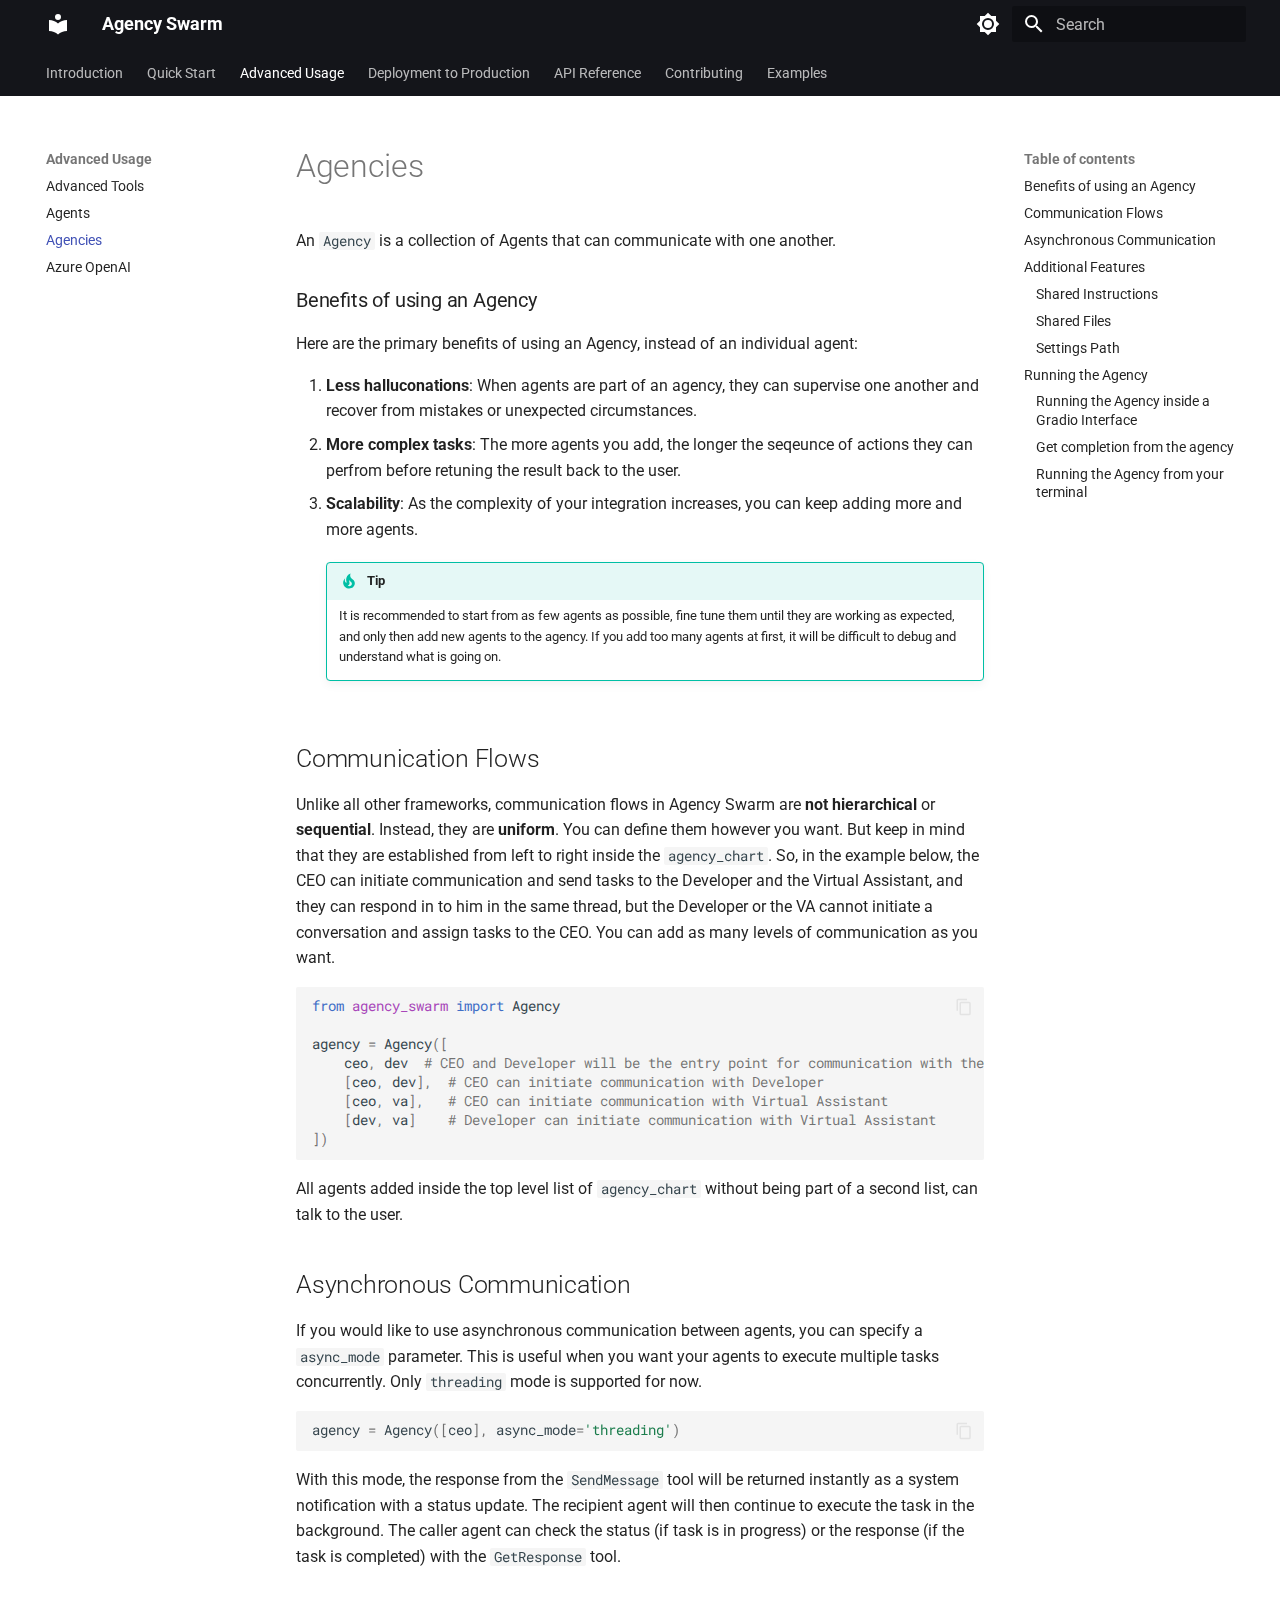
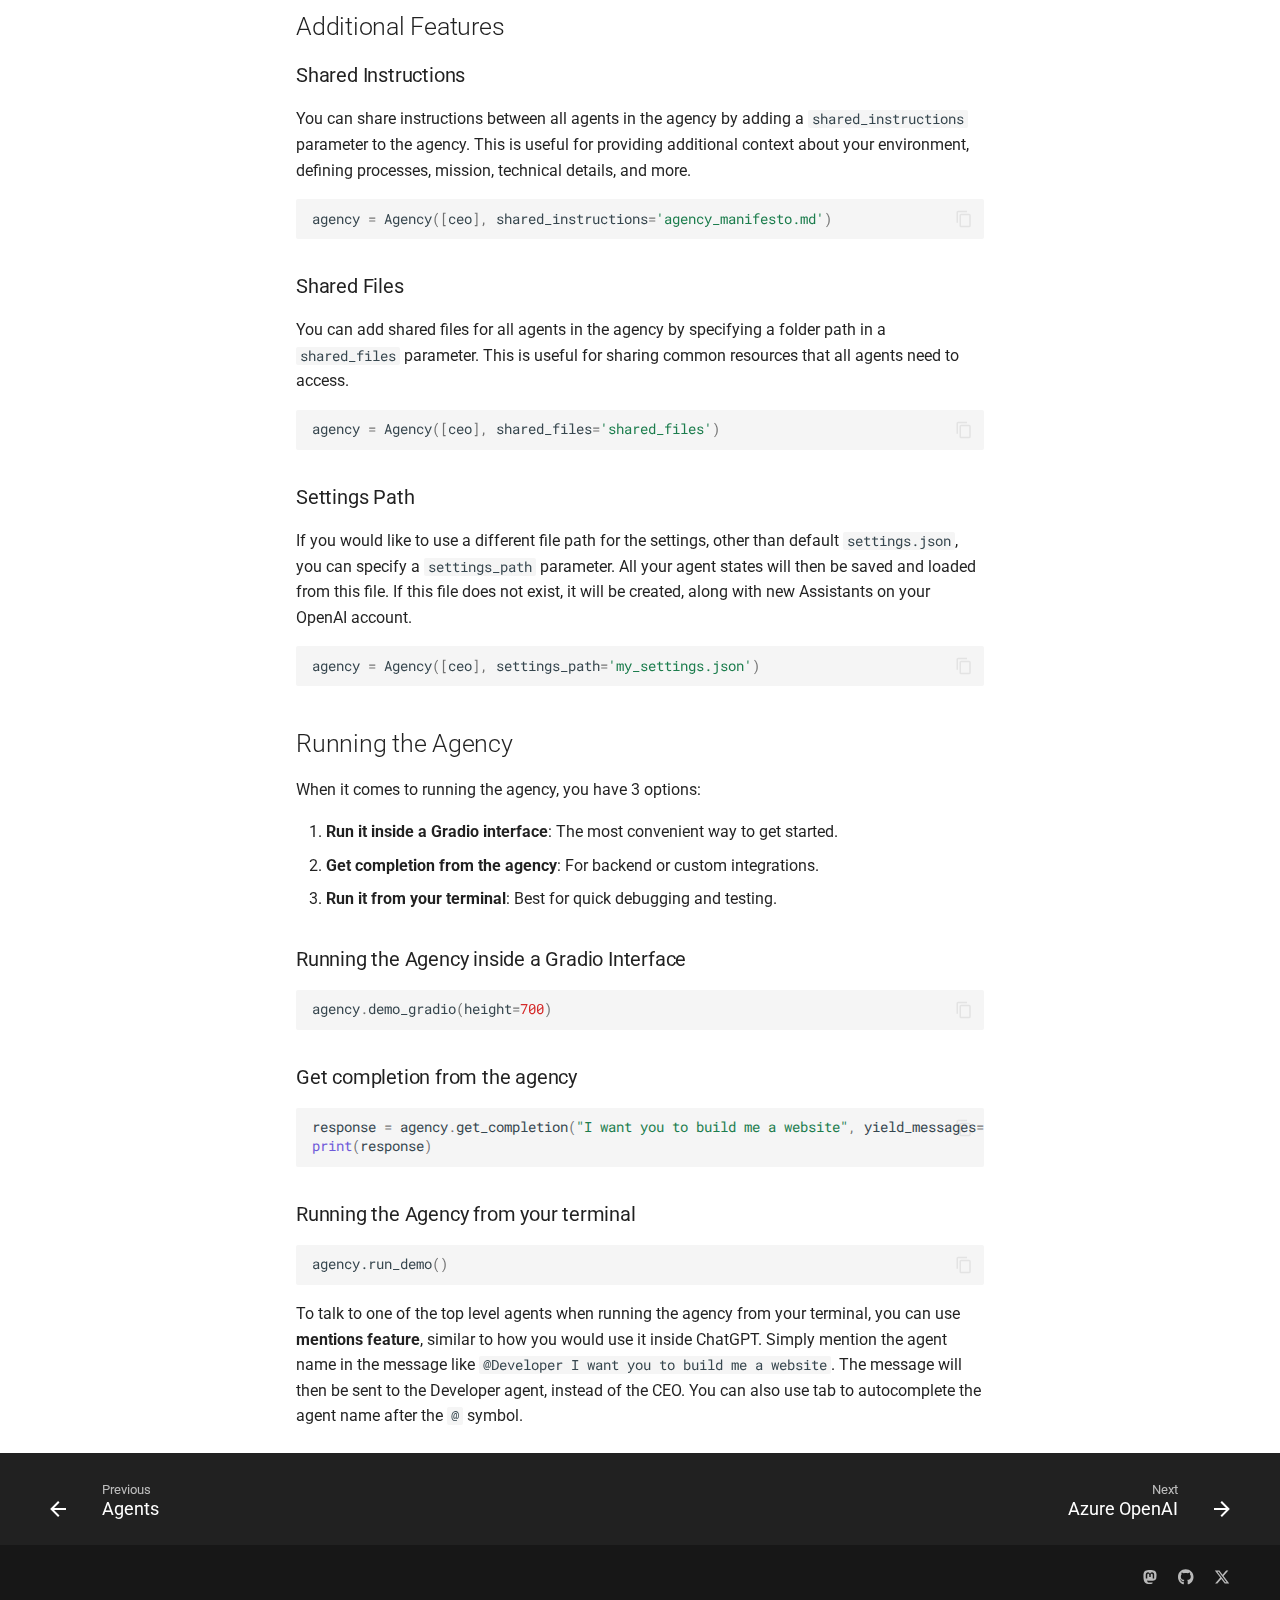
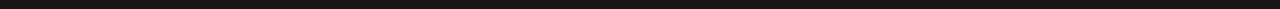
<file: advanced-usage/agencies/index.html>
<!doctype html>
<html lang="en" class="no-js">
  <head>
    
      <meta charset="utf-8">
      <meta name="viewport" content="width=device-width,initial-scale=1">
      
        <meta name="description" content="A an open source agent orchestration framework based on the latest OpenAI Assistants API.">
      
      
        <meta name="author" content="Arsenii Shatokhin">
      
      
      
        <link rel="prev" href="../agents/">
      
      
        <link rel="next" href="../azure-openai/">
      
      
      <link rel="icon" href="../../assets/images/favicon.png">
      <meta name="generator" content="mkdocs-1.5.3, mkdocs-material-9.5.18">
    
    
      
        <title>Agencies - Agency Swarm</title>
      
    
    
      <link rel="stylesheet" href="../../assets/stylesheets/main.66ac8b77.min.css">
      
        
        <link rel="stylesheet" href="../../assets/stylesheets/palette.06af60db.min.css">
      
      


    
    
      
    
    
      
        
        
        <link rel="preconnect" href="https://fonts.gstatic.com" crossorigin>
        <link rel="stylesheet" href="https://fonts.googleapis.com/css?family=Roboto:300,300i,400,400i,700,700i%7CRoboto+Mono:400,400i,700,700i&display=fallback">
        <style>:root{--md-text-font:"Roboto";--md-code-font:"Roboto Mono"}</style>
      
    
    
      <link rel="stylesheet" href="../../assets/_mkdocstrings.css">
    
    <script>__md_scope=new URL("../..",location),__md_hash=e=>[...e].reduce((e,_)=>(e<<5)-e+_.charCodeAt(0),0),__md_get=(e,_=localStorage,t=__md_scope)=>JSON.parse(_.getItem(t.pathname+"."+e)),__md_set=(e,_,t=localStorage,a=__md_scope)=>{try{t.setItem(a.pathname+"."+e,JSON.stringify(_))}catch(e){}}</script>
    
      

    
    
    
  </head>
  
  
    
    
      
    
    
    
    
    <body dir="ltr" data-md-color-scheme="default" data-md-color-primary="black" data-md-color-accent="indigo">
  
    
    <input class="md-toggle" data-md-toggle="drawer" type="checkbox" id="__drawer" autocomplete="off">
    <input class="md-toggle" data-md-toggle="search" type="checkbox" id="__search" autocomplete="off">
    <label class="md-overlay" for="__drawer"></label>
    <div data-md-component="skip">
      
        
        <a href="#agencies" class="md-skip">
          Skip to content
        </a>
      
    </div>
    <div data-md-component="announce">
      
    </div>
    
    
      

<header class="md-header" data-md-component="header">
  <nav class="md-header__inner md-grid" aria-label="Header">
    <a href="../.." title="Agency Swarm" class="md-header__button md-logo" aria-label="Agency Swarm" data-md-component="logo">
      
  
  <svg xmlns="http://www.w3.org/2000/svg" viewBox="0 0 24 24"><path d="M12 8a3 3 0 0 0 3-3 3 3 0 0 0-3-3 3 3 0 0 0-3 3 3 3 0 0 0 3 3m0 3.54C9.64 9.35 6.5 8 3 8v11c3.5 0 6.64 1.35 9 3.54 2.36-2.19 5.5-3.54 9-3.54V8c-3.5 0-6.64 1.35-9 3.54Z"/></svg>

    </a>
    <label class="md-header__button md-icon" for="__drawer">
      
      <svg xmlns="http://www.w3.org/2000/svg" viewBox="0 0 24 24"><path d="M3 6h18v2H3V6m0 5h18v2H3v-2m0 5h18v2H3v-2Z"/></svg>
    </label>
    <div class="md-header__title" data-md-component="header-title">
      <div class="md-header__ellipsis">
        <div class="md-header__topic">
          <span class="md-ellipsis">
            Agency Swarm
          </span>
        </div>
        <div class="md-header__topic" data-md-component="header-topic">
          <span class="md-ellipsis">
            
              Agencies
            
          </span>
        </div>
      </div>
    </div>
    
      
        <form class="md-header__option" data-md-component="palette">
  
    
    
    
    <input class="md-option" data-md-color-media="(prefers-color-scheme: light)" data-md-color-scheme="default" data-md-color-primary="black" data-md-color-accent="indigo"  aria-label="Switch to dark mode"  type="radio" name="__palette" id="__palette_0">
    
      <label class="md-header__button md-icon" title="Switch to dark mode" for="__palette_1" hidden>
        <svg xmlns="http://www.w3.org/2000/svg" viewBox="0 0 24 24"><path d="M12 8a4 4 0 0 0-4 4 4 4 0 0 0 4 4 4 4 0 0 0 4-4 4 4 0 0 0-4-4m0 10a6 6 0 0 1-6-6 6 6 0 0 1 6-6 6 6 0 0 1 6 6 6 6 0 0 1-6 6m8-9.31V4h-4.69L12 .69 8.69 4H4v4.69L.69 12 4 15.31V20h4.69L12 23.31 15.31 20H20v-4.69L23.31 12 20 8.69Z"/></svg>
      </label>
    
  
    
    
    
    <input class="md-option" data-md-color-media="(prefers-color-scheme: dark)" data-md-color-scheme="slate" data-md-color-primary="amber" data-md-color-accent="yellow"  aria-label="Switch to system preference"  type="radio" name="__palette" id="__palette_1">
    
      <label class="md-header__button md-icon" title="Switch to system preference" for="__palette_0" hidden>
        <svg xmlns="http://www.w3.org/2000/svg" viewBox="0 0 24 24"><path d="M12 18c-.89 0-1.74-.2-2.5-.55C11.56 16.5 13 14.42 13 12c0-2.42-1.44-4.5-3.5-5.45C10.26 6.2 11.11 6 12 6a6 6 0 0 1 6 6 6 6 0 0 1-6 6m8-9.31V4h-4.69L12 .69 8.69 4H4v4.69L.69 12 4 15.31V20h4.69L12 23.31 15.31 20H20v-4.69L23.31 12 20 8.69Z"/></svg>
      </label>
    
  
</form>
      
    
    
      <script>var media,input,key,value,palette=__md_get("__palette");if(palette&&palette.color){"(prefers-color-scheme)"===palette.color.media&&(media=matchMedia("(prefers-color-scheme: light)"),input=document.querySelector(media.matches?"[data-md-color-media='(prefers-color-scheme: light)']":"[data-md-color-media='(prefers-color-scheme: dark)']"),palette.color.media=input.getAttribute("data-md-color-media"),palette.color.scheme=input.getAttribute("data-md-color-scheme"),palette.color.primary=input.getAttribute("data-md-color-primary"),palette.color.accent=input.getAttribute("data-md-color-accent"));for([key,value]of Object.entries(palette.color))document.body.setAttribute("data-md-color-"+key,value)}</script>
    
    
    
      <label class="md-header__button md-icon" for="__search">
        
        <svg xmlns="http://www.w3.org/2000/svg" viewBox="0 0 24 24"><path d="M9.5 3A6.5 6.5 0 0 1 16 9.5c0 1.61-.59 3.09-1.56 4.23l.27.27h.79l5 5-1.5 1.5-5-5v-.79l-.27-.27A6.516 6.516 0 0 1 9.5 16 6.5 6.5 0 0 1 3 9.5 6.5 6.5 0 0 1 9.5 3m0 2C7 5 5 7 5 9.5S7 14 9.5 14 14 12 14 9.5 12 5 9.5 5Z"/></svg>
      </label>
      <div class="md-search" data-md-component="search" role="dialog">
  <label class="md-search__overlay" for="__search"></label>
  <div class="md-search__inner" role="search">
    <form class="md-search__form" name="search">
      <input type="text" class="md-search__input" name="query" aria-label="Search" placeholder="Search" autocapitalize="off" autocorrect="off" autocomplete="off" spellcheck="false" data-md-component="search-query" required>
      <label class="md-search__icon md-icon" for="__search">
        
        <svg xmlns="http://www.w3.org/2000/svg" viewBox="0 0 24 24"><path d="M9.5 3A6.5 6.5 0 0 1 16 9.5c0 1.61-.59 3.09-1.56 4.23l.27.27h.79l5 5-1.5 1.5-5-5v-.79l-.27-.27A6.516 6.516 0 0 1 9.5 16 6.5 6.5 0 0 1 3 9.5 6.5 6.5 0 0 1 9.5 3m0 2C7 5 5 7 5 9.5S7 14 9.5 14 14 12 14 9.5 12 5 9.5 5Z"/></svg>
        
        <svg xmlns="http://www.w3.org/2000/svg" viewBox="0 0 24 24"><path d="M20 11v2H8l5.5 5.5-1.42 1.42L4.16 12l7.92-7.92L13.5 5.5 8 11h12Z"/></svg>
      </label>
      <nav class="md-search__options" aria-label="Search">
        
          <a href="javascript:void(0)" class="md-search__icon md-icon" title="Share" aria-label="Share" data-clipboard data-clipboard-text="" data-md-component="search-share" tabindex="-1">
            
            <svg xmlns="http://www.w3.org/2000/svg" viewBox="0 0 24 24"><path d="M18 16.08c-.76 0-1.44.3-1.96.77L8.91 12.7c.05-.23.09-.46.09-.7 0-.24-.04-.47-.09-.7l7.05-4.11c.54.5 1.25.81 2.04.81a3 3 0 0 0 3-3 3 3 0 0 0-3-3 3 3 0 0 0-3 3c0 .24.04.47.09.7L8.04 9.81C7.5 9.31 6.79 9 6 9a3 3 0 0 0-3 3 3 3 0 0 0 3 3c.79 0 1.5-.31 2.04-.81l7.12 4.15c-.05.21-.08.43-.08.66 0 1.61 1.31 2.91 2.92 2.91 1.61 0 2.92-1.3 2.92-2.91A2.92 2.92 0 0 0 18 16.08Z"/></svg>
          </a>
        
        <button type="reset" class="md-search__icon md-icon" title="Clear" aria-label="Clear" tabindex="-1">
          
          <svg xmlns="http://www.w3.org/2000/svg" viewBox="0 0 24 24"><path d="M19 6.41 17.59 5 12 10.59 6.41 5 5 6.41 10.59 12 5 17.59 6.41 19 12 13.41 17.59 19 19 17.59 13.41 12 19 6.41Z"/></svg>
        </button>
      </nav>
      
        <div class="md-search__suggest" data-md-component="search-suggest"></div>
      
    </form>
    <div class="md-search__output">
      <div class="md-search__scrollwrap" data-md-scrollfix>
        <div class="md-search-result" data-md-component="search-result">
          <div class="md-search-result__meta">
            Initializing search
          </div>
          <ol class="md-search-result__list" role="presentation"></ol>
        </div>
      </div>
    </div>
  </div>
</div>
    
    
  </nav>
  
</header>
    
    <div class="md-container" data-md-component="container">
      
      
        
          
            
<nav class="md-tabs" aria-label="Tabs" data-md-component="tabs">
  <div class="md-grid">
    <ul class="md-tabs__list">
      
        
  
  
  
    <li class="md-tabs__item">
      <a href="../.." class="md-tabs__link">
        
  
    
  
  Introduction

      </a>
    </li>
  

      
        
  
  
  
    <li class="md-tabs__item">
      <a href="../../quick_start/" class="md-tabs__link">
        
  
    
  
  Quick Start

      </a>
    </li>
  

      
        
  
  
    
  
  
    
    
      <li class="md-tabs__item md-tabs__item--active">
        <a href="../tools/" class="md-tabs__link">
          
  
    
  
  Advanced Usage

        </a>
      </li>
    
  

      
        
  
  
  
    <li class="md-tabs__item">
      <a href="../../deployment/" class="md-tabs__link">
        
  
    
  
  Deployment to Production

      </a>
    </li>
  

      
        
  
  
  
    <li class="md-tabs__item">
      <a href="../../api/" class="md-tabs__link">
        
  
    
  
  API Reference

      </a>
    </li>
  

      
        
  
  
  
    <li class="md-tabs__item">
      <a href="../../contributing/" class="md-tabs__link">
        
  
    
  
  Contributing

      </a>
    </li>
  

      
        
  
  
  
    <li class="md-tabs__item">
      <a href="../../examples/" class="md-tabs__link">
        
  
    
  
  Examples

      </a>
    </li>
  

      
    </ul>
  </div>
</nav>
          
        
      
      <main class="md-main" data-md-component="main">
        <div class="md-main__inner md-grid">
          
            
              
              <div class="md-sidebar md-sidebar--primary" data-md-component="sidebar" data-md-type="navigation" >
                <div class="md-sidebar__scrollwrap">
                  <div class="md-sidebar__inner">
                    


  


<nav class="md-nav md-nav--primary md-nav--lifted" aria-label="Navigation" data-md-level="0">
  <label class="md-nav__title" for="__drawer">
    <a href="../.." title="Agency Swarm" class="md-nav__button md-logo" aria-label="Agency Swarm" data-md-component="logo">
      
  
  <svg xmlns="http://www.w3.org/2000/svg" viewBox="0 0 24 24"><path d="M12 8a3 3 0 0 0 3-3 3 3 0 0 0-3-3 3 3 0 0 0-3 3 3 3 0 0 0 3 3m0 3.54C9.64 9.35 6.5 8 3 8v11c3.5 0 6.64 1.35 9 3.54 2.36-2.19 5.5-3.54 9-3.54V8c-3.5 0-6.64 1.35-9 3.54Z"/></svg>

    </a>
    Agency Swarm
  </label>
  
  <ul class="md-nav__list" data-md-scrollfix>
    
      
      
  
  
  
  
    <li class="md-nav__item">
      <a href="../.." class="md-nav__link">
        
  
  <span class="md-ellipsis">
    Introduction
  </span>
  

      </a>
    </li>
  

    
      
      
  
  
  
  
    <li class="md-nav__item">
      <a href="../../quick_start/" class="md-nav__link">
        
  
  <span class="md-ellipsis">
    Quick Start
  </span>
  

      </a>
    </li>
  

    
      
      
  
  
    
  
  
  
    
    
      
        
      
        
      
        
      
        
      
    
    
      
        
        
      
      
    
    
      
    
    <li class="md-nav__item md-nav__item--active md-nav__item--section md-nav__item--nested">
      
        
        
        <input class="md-nav__toggle md-toggle " type="checkbox" id="__nav_3" checked>
        
          
          <label class="md-nav__link" for="__nav_3" id="__nav_3_label" tabindex="">
            
  
  <span class="md-ellipsis">
    Advanced Usage
  </span>
  

            <span class="md-nav__icon md-icon"></span>
          </label>
        
        <nav class="md-nav" data-md-level="1" aria-labelledby="__nav_3_label" aria-expanded="true">
          <label class="md-nav__title" for="__nav_3">
            <span class="md-nav__icon md-icon"></span>
            Advanced Usage
          </label>
          <ul class="md-nav__list" data-md-scrollfix>
            
              
                
  
  
  
  
    <li class="md-nav__item">
      <a href="../tools/" class="md-nav__link">
        
  
  <span class="md-ellipsis">
    Advanced Tools
  </span>
  

      </a>
    </li>
  

              
            
              
                
  
  
  
  
    <li class="md-nav__item">
      <a href="../agents/" class="md-nav__link">
        
  
  <span class="md-ellipsis">
    Agents
  </span>
  

      </a>
    </li>
  

              
            
              
                
  
  
    
  
  
  
    <li class="md-nav__item md-nav__item--active">
      
      <input class="md-nav__toggle md-toggle" type="checkbox" id="__toc">
      
      
        
      
      
        <label class="md-nav__link md-nav__link--active" for="__toc">
          
  
  <span class="md-ellipsis">
    Agencies
  </span>
  

          <span class="md-nav__icon md-icon"></span>
        </label>
      
      <a href="./" class="md-nav__link md-nav__link--active">
        
  
  <span class="md-ellipsis">
    Agencies
  </span>
  

      </a>
      
        

<nav class="md-nav md-nav--secondary" aria-label="Table of contents">
  
  
  
    
  
  
    <label class="md-nav__title" for="__toc">
      <span class="md-nav__icon md-icon"></span>
      Table of contents
    </label>
    <ul class="md-nav__list" data-md-component="toc" data-md-scrollfix>
      
        <li class="md-nav__item">
  <a href="#benefits-of-using-an-agency" class="md-nav__link">
    <span class="md-ellipsis">
      Benefits of using an Agency
    </span>
  </a>
  
</li>
      
        <li class="md-nav__item">
  <a href="#communication-flows" class="md-nav__link">
    <span class="md-ellipsis">
      Communication Flows
    </span>
  </a>
  
</li>
      
        <li class="md-nav__item">
  <a href="#asynchronous-communication" class="md-nav__link">
    <span class="md-ellipsis">
      Asynchronous Communication
    </span>
  </a>
  
</li>
      
        <li class="md-nav__item">
  <a href="#additional-features" class="md-nav__link">
    <span class="md-ellipsis">
      Additional Features
    </span>
  </a>
  
    <nav class="md-nav" aria-label="Additional Features">
      <ul class="md-nav__list">
        
          <li class="md-nav__item">
  <a href="#shared-instructions" class="md-nav__link">
    <span class="md-ellipsis">
      Shared Instructions
    </span>
  </a>
  
</li>
        
          <li class="md-nav__item">
  <a href="#shared-files" class="md-nav__link">
    <span class="md-ellipsis">
      Shared Files
    </span>
  </a>
  
</li>
        
          <li class="md-nav__item">
  <a href="#settings-path" class="md-nav__link">
    <span class="md-ellipsis">
      Settings Path
    </span>
  </a>
  
</li>
        
      </ul>
    </nav>
  
</li>
      
        <li class="md-nav__item">
  <a href="#running-the-agency" class="md-nav__link">
    <span class="md-ellipsis">
      Running the Agency
    </span>
  </a>
  
    <nav class="md-nav" aria-label="Running the Agency">
      <ul class="md-nav__list">
        
          <li class="md-nav__item">
  <a href="#running-the-agency-inside-a-gradio-interface" class="md-nav__link">
    <span class="md-ellipsis">
      Running the Agency inside a Gradio Interface
    </span>
  </a>
  
</li>
        
          <li class="md-nav__item">
  <a href="#get-completion-from-the-agency" class="md-nav__link">
    <span class="md-ellipsis">
      Get completion from the agency
    </span>
  </a>
  
</li>
        
          <li class="md-nav__item">
  <a href="#running-the-agency-from-your-terminal" class="md-nav__link">
    <span class="md-ellipsis">
      Running the Agency from your terminal
    </span>
  </a>
  
</li>
        
      </ul>
    </nav>
  
</li>
      
    </ul>
  
</nav>
      
    </li>
  

              
            
              
                
  
  
  
  
    <li class="md-nav__item">
      <a href="../azure-openai/" class="md-nav__link">
        
  
  <span class="md-ellipsis">
    Azure OpenAI
  </span>
  

      </a>
    </li>
  

              
            
          </ul>
        </nav>
      
    </li>
  

    
      
      
  
  
  
  
    <li class="md-nav__item">
      <a href="../../deployment/" class="md-nav__link">
        
  
  <span class="md-ellipsis">
    Deployment to Production
  </span>
  

      </a>
    </li>
  

    
      
      
  
  
  
  
    <li class="md-nav__item">
      <a href="../../api/" class="md-nav__link">
        
  
  <span class="md-ellipsis">
    API Reference
  </span>
  

      </a>
    </li>
  

    
      
      
  
  
  
  
    <li class="md-nav__item">
      <a href="../../contributing/" class="md-nav__link">
        
  
  <span class="md-ellipsis">
    Contributing
  </span>
  

      </a>
    </li>
  

    
      
      
  
  
  
  
    <li class="md-nav__item">
      <a href="../../examples/" class="md-nav__link">
        
  
  <span class="md-ellipsis">
    Examples
  </span>
  

      </a>
    </li>
  

    
  </ul>
</nav>
                  </div>
                </div>
              </div>
            
            
              
              <div class="md-sidebar md-sidebar--secondary" data-md-component="sidebar" data-md-type="toc" >
                <div class="md-sidebar__scrollwrap">
                  <div class="md-sidebar__inner">
                    

<nav class="md-nav md-nav--secondary" aria-label="Table of contents">
  
  
  
    
  
  
    <label class="md-nav__title" for="__toc">
      <span class="md-nav__icon md-icon"></span>
      Table of contents
    </label>
    <ul class="md-nav__list" data-md-component="toc" data-md-scrollfix>
      
        <li class="md-nav__item">
  <a href="#benefits-of-using-an-agency" class="md-nav__link">
    <span class="md-ellipsis">
      Benefits of using an Agency
    </span>
  </a>
  
</li>
      
        <li class="md-nav__item">
  <a href="#communication-flows" class="md-nav__link">
    <span class="md-ellipsis">
      Communication Flows
    </span>
  </a>
  
</li>
      
        <li class="md-nav__item">
  <a href="#asynchronous-communication" class="md-nav__link">
    <span class="md-ellipsis">
      Asynchronous Communication
    </span>
  </a>
  
</li>
      
        <li class="md-nav__item">
  <a href="#additional-features" class="md-nav__link">
    <span class="md-ellipsis">
      Additional Features
    </span>
  </a>
  
    <nav class="md-nav" aria-label="Additional Features">
      <ul class="md-nav__list">
        
          <li class="md-nav__item">
  <a href="#shared-instructions" class="md-nav__link">
    <span class="md-ellipsis">
      Shared Instructions
    </span>
  </a>
  
</li>
        
          <li class="md-nav__item">
  <a href="#shared-files" class="md-nav__link">
    <span class="md-ellipsis">
      Shared Files
    </span>
  </a>
  
</li>
        
          <li class="md-nav__item">
  <a href="#settings-path" class="md-nav__link">
    <span class="md-ellipsis">
      Settings Path
    </span>
  </a>
  
</li>
        
      </ul>
    </nav>
  
</li>
      
        <li class="md-nav__item">
  <a href="#running-the-agency" class="md-nav__link">
    <span class="md-ellipsis">
      Running the Agency
    </span>
  </a>
  
    <nav class="md-nav" aria-label="Running the Agency">
      <ul class="md-nav__list">
        
          <li class="md-nav__item">
  <a href="#running-the-agency-inside-a-gradio-interface" class="md-nav__link">
    <span class="md-ellipsis">
      Running the Agency inside a Gradio Interface
    </span>
  </a>
  
</li>
        
          <li class="md-nav__item">
  <a href="#get-completion-from-the-agency" class="md-nav__link">
    <span class="md-ellipsis">
      Get completion from the agency
    </span>
  </a>
  
</li>
        
          <li class="md-nav__item">
  <a href="#running-the-agency-from-your-terminal" class="md-nav__link">
    <span class="md-ellipsis">
      Running the Agency from your terminal
    </span>
  </a>
  
</li>
        
      </ul>
    </nav>
  
</li>
      
    </ul>
  
</nav>
                  </div>
                </div>
              </div>
            
          
          
            <div class="md-content" data-md-component="content">
              <article class="md-content__inner md-typeset">
                
                  


<h1 id="agencies">Agencies</h1>
<p>An <code>Agency</code> is a collection of Agents that can communicate with one another. </p>
<h3 id="benefits-of-using-an-agency">Benefits of using an Agency</h3>
<p>Here are the primary benefits of using an Agency, instead of an individual agent:</p>
<ol>
<li><strong>Less halluconations</strong>: When agents are part of an agency, they can supervise one another and recover from mistakes or unexpected circumstances.</li>
<li><strong>More complex tasks</strong>: The more agents you add, the longer the seqeunce of actions they can perfrom before retuning the result back to the user.</li>
<li>
<p><strong>Scalability</strong>: As the complexity of your integration increases, you can keep adding more and more agents. </p>
<div class="admonition tip">
<p class="admonition-title">Tip</p>
<p>It is recommended to start from as few agents as possible, fine tune them until they are working as expected, and only then add new agents to the agency. If you add too many agents at first, it will be difficult to debug and understand what is going on.</p>
</div>
</li>
</ol>
<h2 id="communication-flows">Communication Flows</h2>
<p>Unlike all other frameworks, communication flows in Agency Swarm are <strong>not hierarchical</strong> or <strong>sequential</strong>. Instead, they are <strong>uniform</strong>. You can define them however you want. But keep in mind that they are established from left to right inside the <code>agency_chart</code>. So, in the example below, the CEO can initiate communication and send tasks to the Developer and the Virtual Assistant, and they can respond in to him in the same thread, but the Developer or the VA cannot initiate a conversation and assign tasks to the CEO. You can add as many levels of communication as you want.</p>
<div class="language-python highlight"><pre><span></span><code><span id="__span-0-1"><a id="__codelineno-0-1" name="__codelineno-0-1" href="#__codelineno-0-1"></a><span class="kn">from</span> <span class="nn">agency_swarm</span> <span class="kn">import</span> <span class="n">Agency</span>
</span><span id="__span-0-2"><a id="__codelineno-0-2" name="__codelineno-0-2" href="#__codelineno-0-2"></a>
</span><span id="__span-0-3"><a id="__codelineno-0-3" name="__codelineno-0-3" href="#__codelineno-0-3"></a><span class="n">agency</span> <span class="o">=</span> <span class="n">Agency</span><span class="p">([</span>
</span><span id="__span-0-4"><a id="__codelineno-0-4" name="__codelineno-0-4" href="#__codelineno-0-4"></a>    <span class="n">ceo</span><span class="p">,</span> <span class="n">dev</span>  <span class="c1"># CEO and Developer will be the entry point for communication with the user</span>
</span><span id="__span-0-5"><a id="__codelineno-0-5" name="__codelineno-0-5" href="#__codelineno-0-5"></a>    <span class="p">[</span><span class="n">ceo</span><span class="p">,</span> <span class="n">dev</span><span class="p">],</span>  <span class="c1"># CEO can initiate communication with Developer</span>
</span><span id="__span-0-6"><a id="__codelineno-0-6" name="__codelineno-0-6" href="#__codelineno-0-6"></a>    <span class="p">[</span><span class="n">ceo</span><span class="p">,</span> <span class="n">va</span><span class="p">],</span>   <span class="c1"># CEO can initiate communication with Virtual Assistant</span>
</span><span id="__span-0-7"><a id="__codelineno-0-7" name="__codelineno-0-7" href="#__codelineno-0-7"></a>    <span class="p">[</span><span class="n">dev</span><span class="p">,</span> <span class="n">va</span><span class="p">]</span>    <span class="c1"># Developer can initiate communication with Virtual Assistant</span>
</span><span id="__span-0-8"><a id="__codelineno-0-8" name="__codelineno-0-8" href="#__codelineno-0-8"></a><span class="p">])</span>
</span></code></pre></div>
<p>All agents added inside the top level list of <code>agency_chart</code> without being part of a second list, can talk to the user.</p>
<h2 id="asynchronous-communication">Asynchronous Communication</h2>
<p>If you would like to use asynchronous communication between agents, you can specify a <code>async_mode</code> parameter. This is useful when you want your agents to execute multiple tasks concurrently. Only <code>threading</code> mode is supported for now.</p>
<div class="language-python highlight"><pre><span></span><code><span id="__span-1-1"><a id="__codelineno-1-1" name="__codelineno-1-1" href="#__codelineno-1-1"></a><span class="n">agency</span> <span class="o">=</span> <span class="n">Agency</span><span class="p">([</span><span class="n">ceo</span><span class="p">],</span> <span class="n">async_mode</span><span class="o">=</span><span class="s1">&#39;threading&#39;</span><span class="p">)</span> 
</span></code></pre></div>
<p>With this mode, the response from the <code>SendMessage</code> tool will be returned instantly as a system notification with a status update. The recipient agent will then continue to execute the task in the background. The caller agent can check the status (if task is in progress) or the response (if the task is completed) with the <code>GetResponse</code> tool.</p>
<h2 id="additional-features">Additional Features</h2>
<h3 id="shared-instructions">Shared Instructions</h3>
<p>You can share instructions between all agents in the agency by adding a <code>shared_instructions</code> parameter to the agency. This is useful for providing additional context about your environment, defining processes, mission, technical details, and more.</p>
<div class="language-python highlight"><pre><span></span><code><span id="__span-2-1"><a id="__codelineno-2-1" name="__codelineno-2-1" href="#__codelineno-2-1"></a><span class="n">agency</span> <span class="o">=</span> <span class="n">Agency</span><span class="p">([</span><span class="n">ceo</span><span class="p">],</span> <span class="n">shared_instructions</span><span class="o">=</span><span class="s1">&#39;agency_manifesto.md&#39;</span><span class="p">)</span> 
</span></code></pre></div>
<h3 id="shared-files">Shared Files</h3>
<p>You can add shared files for all agents in the agency by specifying a folder path in a <code>shared_files</code> parameter. This is useful for sharing common resources that all agents need to access.</p>
<div class="language-python highlight"><pre><span></span><code><span id="__span-3-1"><a id="__codelineno-3-1" name="__codelineno-3-1" href="#__codelineno-3-1"></a><span class="n">agency</span> <span class="o">=</span> <span class="n">Agency</span><span class="p">([</span><span class="n">ceo</span><span class="p">],</span> <span class="n">shared_files</span><span class="o">=</span><span class="s1">&#39;shared_files&#39;</span><span class="p">)</span> 
</span></code></pre></div>
<h3 id="settings-path">Settings Path</h3>
<p>If you would like to use a different file path for the settings, other than default <code>settings.json</code>, you can specify a <code>settings_path</code> parameter. All your agent states will then be saved and loaded from this file. If this file does not exist, it will be created, along with new Assistants on your OpenAI account.</p>
<div class="language-python highlight"><pre><span></span><code><span id="__span-4-1"><a id="__codelineno-4-1" name="__codelineno-4-1" href="#__codelineno-4-1"></a><span class="n">agency</span> <span class="o">=</span> <span class="n">Agency</span><span class="p">([</span><span class="n">ceo</span><span class="p">],</span> <span class="n">settings_path</span><span class="o">=</span><span class="s1">&#39;my_settings.json&#39;</span><span class="p">)</span> 
</span></code></pre></div>
<h2 id="running-the-agency">Running the Agency</h2>
<p>When it comes to running the agency, you have 3 options:</p>
<ol>
<li><strong>Run it inside a Gradio interface</strong>: The most convenient way to get started.</li>
<li><strong>Get completion from the agency</strong>: For backend or custom integrations.</li>
<li><strong>Run it from your terminal</strong>: Best for quick debugging and testing.</li>
</ol>
<h3 id="running-the-agency-inside-a-gradio-interface">Running the Agency inside a Gradio Interface</h3>
<div class="language-python highlight"><pre><span></span><code><span id="__span-5-1"><a id="__codelineno-5-1" name="__codelineno-5-1" href="#__codelineno-5-1"></a><span class="n">agency</span><span class="o">.</span><span class="n">demo_gradio</span><span class="p">(</span><span class="n">height</span><span class="o">=</span><span class="mi">700</span><span class="p">)</span> 
</span></code></pre></div>
<h3 id="get-completion-from-the-agency">Get completion from the agency</h3>
<div class="language-python highlight"><pre><span></span><code><span id="__span-6-1"><a id="__codelineno-6-1" name="__codelineno-6-1" href="#__codelineno-6-1"></a><span class="n">response</span> <span class="o">=</span> <span class="n">agency</span><span class="o">.</span><span class="n">get_completion</span><span class="p">(</span><span class="s2">&quot;I want you to build me a website&quot;</span><span class="p">,</span> <span class="n">yield_messages</span><span class="o">=</span><span class="kc">False</span><span class="p">)</span>
</span><span id="__span-6-2"><a id="__codelineno-6-2" name="__codelineno-6-2" href="#__codelineno-6-2"></a><span class="nb">print</span><span class="p">(</span><span class="n">response</span><span class="p">)</span>
</span></code></pre></div>
<h3 id="running-the-agency-from-your-terminal">Running the Agency from your terminal</h3>
<div class="language-bash highlight"><pre><span></span><code><span id="__span-7-1"><a id="__codelineno-7-1" name="__codelineno-7-1" href="#__codelineno-7-1"></a>agency.run_demo<span class="o">()</span>
</span></code></pre></div>
<p>To talk to one of the top level agents when running the agency from your terminal, you can use <strong>mentions feature</strong>, similar to how you would use it inside ChatGPT. Simply mention the agent name in the message like <code>@Developer I want you to build me a website</code>. The message will then be sent to the Developer agent, instead of the CEO. You can also use tab to autocomplete the agent name after the <code>@</code> symbol.</p>












                
              </article>
            </div>
          
          
<script>var target=document.getElementById(location.hash.slice(1));target&&target.name&&(target.checked=target.name.startsWith("__tabbed_"))</script>
        </div>
        
          <button type="button" class="md-top md-icon" data-md-component="top" hidden>
  
  <svg xmlns="http://www.w3.org/2000/svg" viewBox="0 0 24 24"><path d="M13 20h-2V8l-5.5 5.5-1.42-1.42L12 4.16l7.92 7.92-1.42 1.42L13 8v12Z"/></svg>
  Back to top
</button>
        
      </main>
      
        <footer class="md-footer">
  
    
      
      <nav class="md-footer__inner md-grid" aria-label="Footer" >
        
          
          <a href="../agents/" class="md-footer__link md-footer__link--prev" aria-label="Previous: Agents">
            <div class="md-footer__button md-icon">
              
              <svg xmlns="http://www.w3.org/2000/svg" viewBox="0 0 24 24"><path d="M20 11v2H8l5.5 5.5-1.42 1.42L4.16 12l7.92-7.92L13.5 5.5 8 11h12Z"/></svg>
            </div>
            <div class="md-footer__title">
              <span class="md-footer__direction">
                Previous
              </span>
              <div class="md-ellipsis">
                Agents
              </div>
            </div>
          </a>
        
        
          
          <a href="../azure-openai/" class="md-footer__link md-footer__link--next" aria-label="Next: Azure OpenAI">
            <div class="md-footer__title">
              <span class="md-footer__direction">
                Next
              </span>
              <div class="md-ellipsis">
                Azure OpenAI
              </div>
            </div>
            <div class="md-footer__button md-icon">
              
              <svg xmlns="http://www.w3.org/2000/svg" viewBox="0 0 24 24"><path d="M4 11v2h12l-5.5 5.5 1.42 1.42L19.84 12l-7.92-7.92L10.5 5.5 16 11H4Z"/></svg>
            </div>
          </a>
        
      </nav>
    
  
  <div class="md-footer-meta md-typeset">
    <div class="md-footer-meta__inner md-grid">
      <div class="md-copyright">
  
  
</div>
      
        <div class="md-social">
  
    
    
      
    
    
    
      
      
    
    <a href="https://www.vrsen.ai/" target="_blank" rel="noopener me" title="www.vrsen.ai" class="md-social__link">
      <svg xmlns="http://www.w3.org/2000/svg" viewBox="0 0 448 512"><!--! Font Awesome Free 6.5.2 by @fontawesome - https://fontawesome.com License - https://fontawesome.com/license/free (Icons: CC BY 4.0, Fonts: SIL OFL 1.1, Code: MIT License) Copyright 2024 Fonticons, Inc.--><path d="M433 179.11c0-97.2-63.71-125.7-63.71-125.7-62.52-28.7-228.56-28.4-290.48 0 0 0-63.72 28.5-63.72 125.7 0 115.7-6.6 259.4 105.63 289.1 40.51 10.7 75.32 13 103.33 11.4 50.81-2.8 79.32-18.1 79.32-18.1l-1.7-36.9s-36.31 11.4-77.12 10.1c-40.41-1.4-83-4.4-89.63-54a102.54 102.54 0 0 1-.9-13.9c85.63 20.9 158.65 9.1 178.75 6.7 56.12-6.7 105-41.3 111.23-72.9 9.8-49.8 9-121.5 9-121.5zm-75.12 125.2h-46.63v-114.2c0-49.7-64-51.6-64 6.9v62.5h-46.33V197c0-58.5-64-56.6-64-6.9v114.2H90.19c0-122.1-5.2-147.9 18.41-175 25.9-28.9 79.82-30.8 103.83 6.1l11.6 19.5 11.6-19.5c24.11-37.1 78.12-34.8 103.83-6.1 23.71 27.3 18.4 53 18.4 175z"/></svg>
    </a>
  
    
    
    
    
      
      
    
    <a href="https://github.com/VRSEN/agency-swarm" target="_blank" rel="noopener" title="github.com" class="md-social__link">
      <svg xmlns="http://www.w3.org/2000/svg" viewBox="0 0 496 512"><!--! Font Awesome Free 6.5.2 by @fontawesome - https://fontawesome.com License - https://fontawesome.com/license/free (Icons: CC BY 4.0, Fonts: SIL OFL 1.1, Code: MIT License) Copyright 2024 Fonticons, Inc.--><path d="M165.9 397.4c0 2-2.3 3.6-5.2 3.6-3.3.3-5.6-1.3-5.6-3.6 0-2 2.3-3.6 5.2-3.6 3-.3 5.6 1.3 5.6 3.6zm-31.1-4.5c-.7 2 1.3 4.3 4.3 4.9 2.6 1 5.6 0 6.2-2s-1.3-4.3-4.3-5.2c-2.6-.7-5.5.3-6.2 2.3zm44.2-1.7c-2.9.7-4.9 2.6-4.6 4.9.3 2 2.9 3.3 5.9 2.6 2.9-.7 4.9-2.6 4.6-4.6-.3-1.9-3-3.2-5.9-2.9zM244.8 8C106.1 8 0 113.3 0 252c0 110.9 69.8 205.8 169.5 239.2 12.8 2.3 17.3-5.6 17.3-12.1 0-6.2-.3-40.4-.3-61.4 0 0-70 15-84.7-29.8 0 0-11.4-29.1-27.8-36.6 0 0-22.9-15.7 1.6-15.4 0 0 24.9 2 38.6 25.8 21.9 38.6 58.6 27.5 72.9 20.9 2.3-16 8.8-27.1 16-33.7-55.9-6.2-112.3-14.3-112.3-110.5 0-27.5 7.6-41.3 23.6-58.9-2.6-6.5-11.1-33.3 2.6-67.9 20.9-6.5 69 27 69 27 20-5.6 41.5-8.5 62.8-8.5s42.8 2.9 62.8 8.5c0 0 48.1-33.6 69-27 13.7 34.7 5.2 61.4 2.6 67.9 16 17.7 25.8 31.5 25.8 58.9 0 96.5-58.9 104.2-114.8 110.5 9.2 7.9 17 22.9 17 46.4 0 33.7-.3 75.4-.3 83.6 0 6.5 4.6 14.4 17.3 12.1C428.2 457.8 496 362.9 496 252 496 113.3 383.5 8 244.8 8zM97.2 352.9c-1.3 1-1 3.3.7 5.2 1.6 1.6 3.9 2.3 5.2 1 1.3-1 1-3.3-.7-5.2-1.6-1.6-3.9-2.3-5.2-1zm-10.8-8.1c-.7 1.3.3 2.9 2.3 3.9 1.6 1 3.6.7 4.3-.7.7-1.3-.3-2.9-2.3-3.9-2-.6-3.6-.3-4.3.7zm32.4 35.6c-1.6 1.3-1 4.3 1.3 6.2 2.3 2.3 5.2 2.6 6.5 1 1.3-1.3.7-4.3-1.3-6.2-2.2-2.3-5.2-2.6-6.5-1zm-11.4-14.7c-1.6 1-1.6 3.6 0 5.9 1.6 2.3 4.3 3.3 5.6 2.3 1.6-1.3 1.6-3.9 0-6.2-1.4-2.3-4-3.3-5.6-2z"/></svg>
    </a>
  
    
    
    
    
      
      
    
    <a href="https://twitter.com/__vrsen__" target="_blank" rel="noopener" title="twitter.com" class="md-social__link">
      <svg xmlns="http://www.w3.org/2000/svg" viewBox="0 0 512 512"><!--! Font Awesome Free 6.5.2 by @fontawesome - https://fontawesome.com License - https://fontawesome.com/license/free (Icons: CC BY 4.0, Fonts: SIL OFL 1.1, Code: MIT License) Copyright 2024 Fonticons, Inc.--><path d="M389.2 48h70.6L305.6 224.2 487 464H345L233.7 318.6 106.5 464H35.8l164.9-188.5L26.8 48h145.6l100.5 132.9L389.2 48zm-24.8 373.8h39.1L151.1 88h-42l255.3 333.8z"/></svg>
    </a>
  
</div>
      
    </div>
  </div>
</footer>
      
    </div>
    <div class="md-dialog" data-md-component="dialog">
      <div class="md-dialog__inner md-typeset"></div>
    </div>
    
      <div class="md-progress" data-md-component="progress" role="progressbar"></div>
    
    
    <script id="__config" type="application/json">{"base": "../..", "features": ["search.suggest", "search.highlight", "search.share", "navigation.expand", "navigation.footer", "navigation.indexes", "navigation.instant", "navigation.instant.prefetch", "navigation.instant.progress", "navigation.prune", "navigation.tabs", "navigation.top", "navigation.tracking", "content.code.select", "content.code.copy"], "search": "../../assets/javascripts/workers/search.b8dbb3d2.min.js", "translations": {"clipboard.copied": "Copied to clipboard", "clipboard.copy": "Copy to clipboard", "search.result.more.one": "1 more on this page", "search.result.more.other": "# more on this page", "search.result.none": "No matching documents", "search.result.one": "1 matching document", "search.result.other": "# matching documents", "search.result.placeholder": "Type to start searching", "search.result.term.missing": "Missing", "select.version": "Select version"}}</script>
    
    
      <script src="../../assets/javascripts/bundle.3220b9d7.min.js"></script>
      
    
  </body>
</html>
</file>
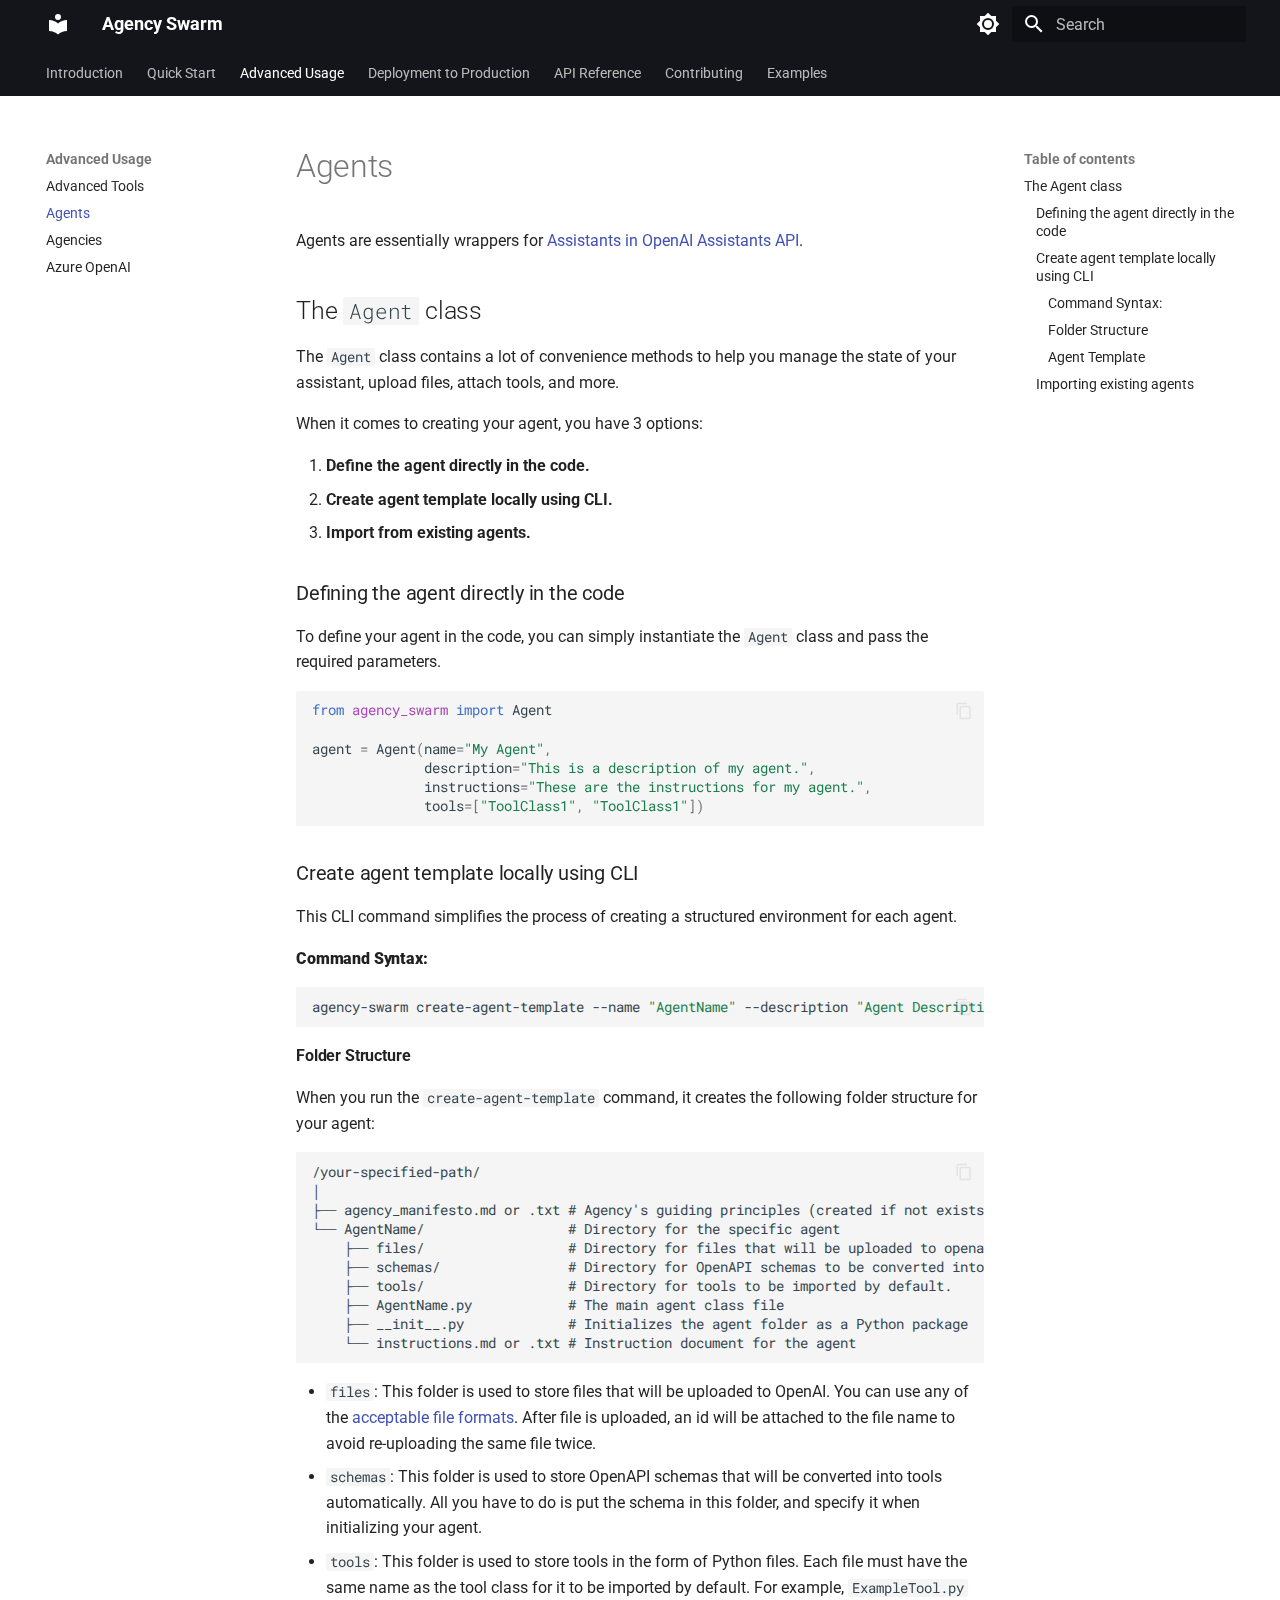
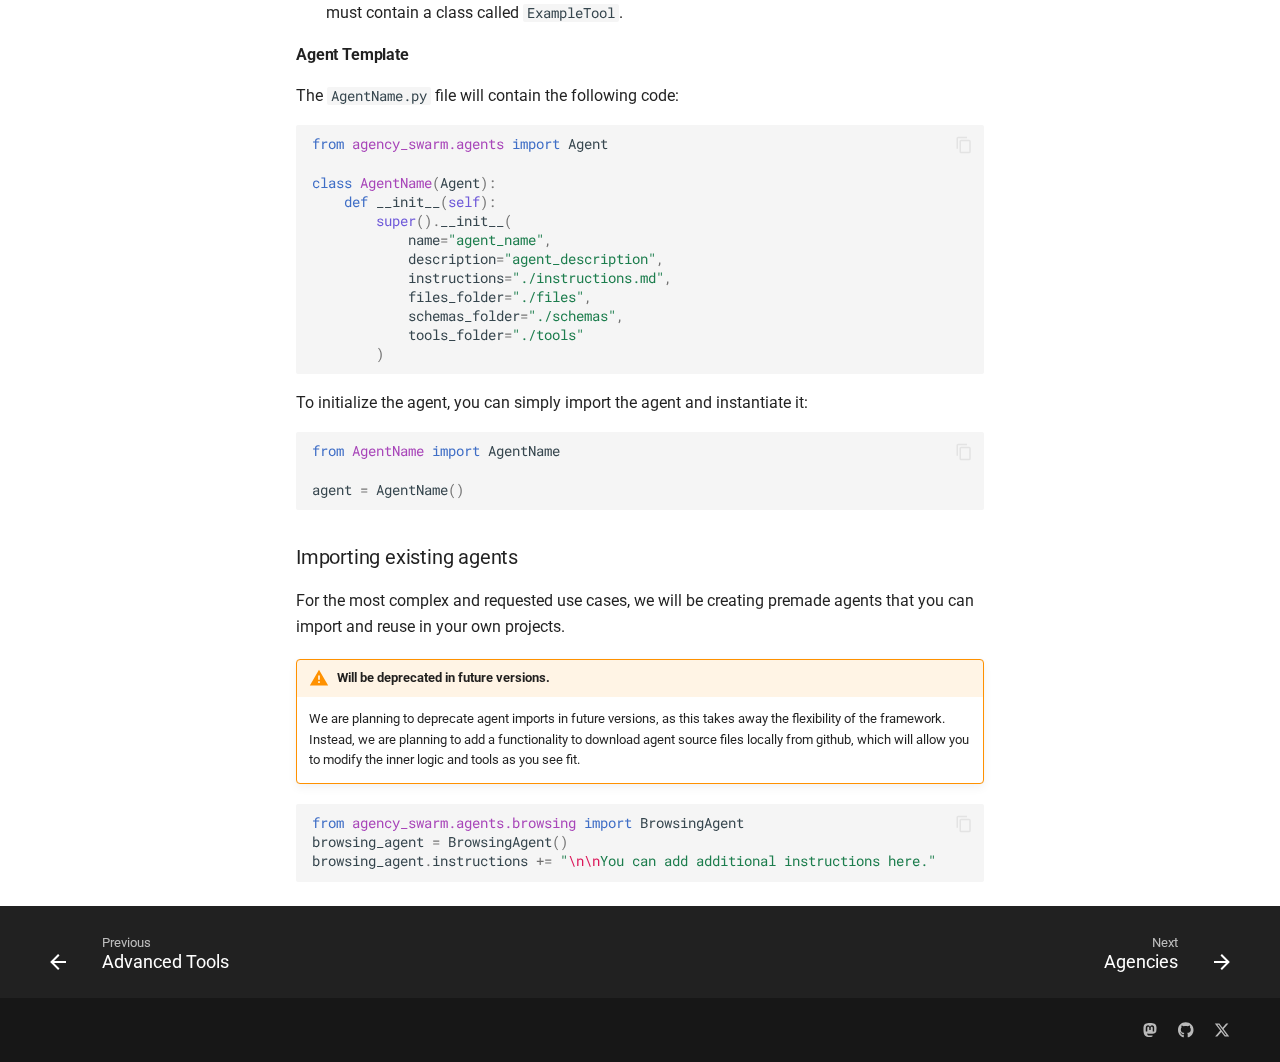
<file: advanced-usage/agents/index.html>
<!doctype html>
<html lang="en" class="no-js">
  <head>
    
      <meta charset="utf-8">
      <meta name="viewport" content="width=device-width,initial-scale=1">
      
        <meta name="description" content="A an open source agent orchestration framework based on the latest OpenAI Assistants API.">
      
      
        <meta name="author" content="Arsenii Shatokhin">
      
      
      
        <link rel="prev" href="../tools/">
      
      
        <link rel="next" href="../agencies/">
      
      
      <link rel="icon" href="../../assets/images/favicon.png">
      <meta name="generator" content="mkdocs-1.5.3, mkdocs-material-9.5.18">
    
    
      
        <title>Agents - Agency Swarm</title>
      
    
    
      <link rel="stylesheet" href="../../assets/stylesheets/main.66ac8b77.min.css">
      
        
        <link rel="stylesheet" href="../../assets/stylesheets/palette.06af60db.min.css">
      
      


    
    
      
    
    
      
        
        
        <link rel="preconnect" href="https://fonts.gstatic.com" crossorigin>
        <link rel="stylesheet" href="https://fonts.googleapis.com/css?family=Roboto:300,300i,400,400i,700,700i%7CRoboto+Mono:400,400i,700,700i&display=fallback">
        <style>:root{--md-text-font:"Roboto";--md-code-font:"Roboto Mono"}</style>
      
    
    
      <link rel="stylesheet" href="../../assets/_mkdocstrings.css">
    
    <script>__md_scope=new URL("../..",location),__md_hash=e=>[...e].reduce((e,_)=>(e<<5)-e+_.charCodeAt(0),0),__md_get=(e,_=localStorage,t=__md_scope)=>JSON.parse(_.getItem(t.pathname+"."+e)),__md_set=(e,_,t=localStorage,a=__md_scope)=>{try{t.setItem(a.pathname+"."+e,JSON.stringify(_))}catch(e){}}</script>
    
      

    
    
    
  </head>
  
  
    
    
      
    
    
    
    
    <body dir="ltr" data-md-color-scheme="default" data-md-color-primary="black" data-md-color-accent="indigo">
  
    
    <input class="md-toggle" data-md-toggle="drawer" type="checkbox" id="__drawer" autocomplete="off">
    <input class="md-toggle" data-md-toggle="search" type="checkbox" id="__search" autocomplete="off">
    <label class="md-overlay" for="__drawer"></label>
    <div data-md-component="skip">
      
        
        <a href="#agents" class="md-skip">
          Skip to content
        </a>
      
    </div>
    <div data-md-component="announce">
      
    </div>
    
    
      

<header class="md-header" data-md-component="header">
  <nav class="md-header__inner md-grid" aria-label="Header">
    <a href="../.." title="Agency Swarm" class="md-header__button md-logo" aria-label="Agency Swarm" data-md-component="logo">
      
  
  <svg xmlns="http://www.w3.org/2000/svg" viewBox="0 0 24 24"><path d="M12 8a3 3 0 0 0 3-3 3 3 0 0 0-3-3 3 3 0 0 0-3 3 3 3 0 0 0 3 3m0 3.54C9.64 9.35 6.5 8 3 8v11c3.5 0 6.64 1.35 9 3.54 2.36-2.19 5.5-3.54 9-3.54V8c-3.5 0-6.64 1.35-9 3.54Z"/></svg>

    </a>
    <label class="md-header__button md-icon" for="__drawer">
      
      <svg xmlns="http://www.w3.org/2000/svg" viewBox="0 0 24 24"><path d="M3 6h18v2H3V6m0 5h18v2H3v-2m0 5h18v2H3v-2Z"/></svg>
    </label>
    <div class="md-header__title" data-md-component="header-title">
      <div class="md-header__ellipsis">
        <div class="md-header__topic">
          <span class="md-ellipsis">
            Agency Swarm
          </span>
        </div>
        <div class="md-header__topic" data-md-component="header-topic">
          <span class="md-ellipsis">
            
              Agents
            
          </span>
        </div>
      </div>
    </div>
    
      
        <form class="md-header__option" data-md-component="palette">
  
    
    
    
    <input class="md-option" data-md-color-media="(prefers-color-scheme: light)" data-md-color-scheme="default" data-md-color-primary="black" data-md-color-accent="indigo"  aria-label="Switch to dark mode"  type="radio" name="__palette" id="__palette_0">
    
      <label class="md-header__button md-icon" title="Switch to dark mode" for="__palette_1" hidden>
        <svg xmlns="http://www.w3.org/2000/svg" viewBox="0 0 24 24"><path d="M12 8a4 4 0 0 0-4 4 4 4 0 0 0 4 4 4 4 0 0 0 4-4 4 4 0 0 0-4-4m0 10a6 6 0 0 1-6-6 6 6 0 0 1 6-6 6 6 0 0 1 6 6 6 6 0 0 1-6 6m8-9.31V4h-4.69L12 .69 8.69 4H4v4.69L.69 12 4 15.31V20h4.69L12 23.31 15.31 20H20v-4.69L23.31 12 20 8.69Z"/></svg>
      </label>
    
  
    
    
    
    <input class="md-option" data-md-color-media="(prefers-color-scheme: dark)" data-md-color-scheme="slate" data-md-color-primary="amber" data-md-color-accent="yellow"  aria-label="Switch to system preference"  type="radio" name="__palette" id="__palette_1">
    
      <label class="md-header__button md-icon" title="Switch to system preference" for="__palette_0" hidden>
        <svg xmlns="http://www.w3.org/2000/svg" viewBox="0 0 24 24"><path d="M12 18c-.89 0-1.74-.2-2.5-.55C11.56 16.5 13 14.42 13 12c0-2.42-1.44-4.5-3.5-5.45C10.26 6.2 11.11 6 12 6a6 6 0 0 1 6 6 6 6 0 0 1-6 6m8-9.31V4h-4.69L12 .69 8.69 4H4v4.69L.69 12 4 15.31V20h4.69L12 23.31 15.31 20H20v-4.69L23.31 12 20 8.69Z"/></svg>
      </label>
    
  
</form>
      
    
    
      <script>var media,input,key,value,palette=__md_get("__palette");if(palette&&palette.color){"(prefers-color-scheme)"===palette.color.media&&(media=matchMedia("(prefers-color-scheme: light)"),input=document.querySelector(media.matches?"[data-md-color-media='(prefers-color-scheme: light)']":"[data-md-color-media='(prefers-color-scheme: dark)']"),palette.color.media=input.getAttribute("data-md-color-media"),palette.color.scheme=input.getAttribute("data-md-color-scheme"),palette.color.primary=input.getAttribute("data-md-color-primary"),palette.color.accent=input.getAttribute("data-md-color-accent"));for([key,value]of Object.entries(palette.color))document.body.setAttribute("data-md-color-"+key,value)}</script>
    
    
    
      <label class="md-header__button md-icon" for="__search">
        
        <svg xmlns="http://www.w3.org/2000/svg" viewBox="0 0 24 24"><path d="M9.5 3A6.5 6.5 0 0 1 16 9.5c0 1.61-.59 3.09-1.56 4.23l.27.27h.79l5 5-1.5 1.5-5-5v-.79l-.27-.27A6.516 6.516 0 0 1 9.5 16 6.5 6.5 0 0 1 3 9.5 6.5 6.5 0 0 1 9.5 3m0 2C7 5 5 7 5 9.5S7 14 9.5 14 14 12 14 9.5 12 5 9.5 5Z"/></svg>
      </label>
      <div class="md-search" data-md-component="search" role="dialog">
  <label class="md-search__overlay" for="__search"></label>
  <div class="md-search__inner" role="search">
    <form class="md-search__form" name="search">
      <input type="text" class="md-search__input" name="query" aria-label="Search" placeholder="Search" autocapitalize="off" autocorrect="off" autocomplete="off" spellcheck="false" data-md-component="search-query" required>
      <label class="md-search__icon md-icon" for="__search">
        
        <svg xmlns="http://www.w3.org/2000/svg" viewBox="0 0 24 24"><path d="M9.5 3A6.5 6.5 0 0 1 16 9.5c0 1.61-.59 3.09-1.56 4.23l.27.27h.79l5 5-1.5 1.5-5-5v-.79l-.27-.27A6.516 6.516 0 0 1 9.5 16 6.5 6.5 0 0 1 3 9.5 6.5 6.5 0 0 1 9.5 3m0 2C7 5 5 7 5 9.5S7 14 9.5 14 14 12 14 9.5 12 5 9.5 5Z"/></svg>
        
        <svg xmlns="http://www.w3.org/2000/svg" viewBox="0 0 24 24"><path d="M20 11v2H8l5.5 5.5-1.42 1.42L4.16 12l7.92-7.92L13.5 5.5 8 11h12Z"/></svg>
      </label>
      <nav class="md-search__options" aria-label="Search">
        
          <a href="javascript:void(0)" class="md-search__icon md-icon" title="Share" aria-label="Share" data-clipboard data-clipboard-text="" data-md-component="search-share" tabindex="-1">
            
            <svg xmlns="http://www.w3.org/2000/svg" viewBox="0 0 24 24"><path d="M18 16.08c-.76 0-1.44.3-1.96.77L8.91 12.7c.05-.23.09-.46.09-.7 0-.24-.04-.47-.09-.7l7.05-4.11c.54.5 1.25.81 2.04.81a3 3 0 0 0 3-3 3 3 0 0 0-3-3 3 3 0 0 0-3 3c0 .24.04.47.09.7L8.04 9.81C7.5 9.31 6.79 9 6 9a3 3 0 0 0-3 3 3 3 0 0 0 3 3c.79 0 1.5-.31 2.04-.81l7.12 4.15c-.05.21-.08.43-.08.66 0 1.61 1.31 2.91 2.92 2.91 1.61 0 2.92-1.3 2.92-2.91A2.92 2.92 0 0 0 18 16.08Z"/></svg>
          </a>
        
        <button type="reset" class="md-search__icon md-icon" title="Clear" aria-label="Clear" tabindex="-1">
          
          <svg xmlns="http://www.w3.org/2000/svg" viewBox="0 0 24 24"><path d="M19 6.41 17.59 5 12 10.59 6.41 5 5 6.41 10.59 12 5 17.59 6.41 19 12 13.41 17.59 19 19 17.59 13.41 12 19 6.41Z"/></svg>
        </button>
      </nav>
      
        <div class="md-search__suggest" data-md-component="search-suggest"></div>
      
    </form>
    <div class="md-search__output">
      <div class="md-search__scrollwrap" data-md-scrollfix>
        <div class="md-search-result" data-md-component="search-result">
          <div class="md-search-result__meta">
            Initializing search
          </div>
          <ol class="md-search-result__list" role="presentation"></ol>
        </div>
      </div>
    </div>
  </div>
</div>
    
    
  </nav>
  
</header>
    
    <div class="md-container" data-md-component="container">
      
      
        
          
            
<nav class="md-tabs" aria-label="Tabs" data-md-component="tabs">
  <div class="md-grid">
    <ul class="md-tabs__list">
      
        
  
  
  
    <li class="md-tabs__item">
      <a href="../.." class="md-tabs__link">
        
  
    
  
  Introduction

      </a>
    </li>
  

      
        
  
  
  
    <li class="md-tabs__item">
      <a href="../../quick_start/" class="md-tabs__link">
        
  
    
  
  Quick Start

      </a>
    </li>
  

      
        
  
  
    
  
  
    
    
      <li class="md-tabs__item md-tabs__item--active">
        <a href="../tools/" class="md-tabs__link">
          
  
    
  
  Advanced Usage

        </a>
      </li>
    
  

      
        
  
  
  
    <li class="md-tabs__item">
      <a href="../../deployment/" class="md-tabs__link">
        
  
    
  
  Deployment to Production

      </a>
    </li>
  

      
        
  
  
  
    <li class="md-tabs__item">
      <a href="../../api/" class="md-tabs__link">
        
  
    
  
  API Reference

      </a>
    </li>
  

      
        
  
  
  
    <li class="md-tabs__item">
      <a href="../../contributing/" class="md-tabs__link">
        
  
    
  
  Contributing

      </a>
    </li>
  

      
        
  
  
  
    <li class="md-tabs__item">
      <a href="../../examples/" class="md-tabs__link">
        
  
    
  
  Examples

      </a>
    </li>
  

      
    </ul>
  </div>
</nav>
          
        
      
      <main class="md-main" data-md-component="main">
        <div class="md-main__inner md-grid">
          
            
              
              <div class="md-sidebar md-sidebar--primary" data-md-component="sidebar" data-md-type="navigation" >
                <div class="md-sidebar__scrollwrap">
                  <div class="md-sidebar__inner">
                    


  


<nav class="md-nav md-nav--primary md-nav--lifted" aria-label="Navigation" data-md-level="0">
  <label class="md-nav__title" for="__drawer">
    <a href="../.." title="Agency Swarm" class="md-nav__button md-logo" aria-label="Agency Swarm" data-md-component="logo">
      
  
  <svg xmlns="http://www.w3.org/2000/svg" viewBox="0 0 24 24"><path d="M12 8a3 3 0 0 0 3-3 3 3 0 0 0-3-3 3 3 0 0 0-3 3 3 3 0 0 0 3 3m0 3.54C9.64 9.35 6.5 8 3 8v11c3.5 0 6.64 1.35 9 3.54 2.36-2.19 5.5-3.54 9-3.54V8c-3.5 0-6.64 1.35-9 3.54Z"/></svg>

    </a>
    Agency Swarm
  </label>
  
  <ul class="md-nav__list" data-md-scrollfix>
    
      
      
  
  
  
  
    <li class="md-nav__item">
      <a href="../.." class="md-nav__link">
        
  
  <span class="md-ellipsis">
    Introduction
  </span>
  

      </a>
    </li>
  

    
      
      
  
  
  
  
    <li class="md-nav__item">
      <a href="../../quick_start/" class="md-nav__link">
        
  
  <span class="md-ellipsis">
    Quick Start
  </span>
  

      </a>
    </li>
  

    
      
      
  
  
    
  
  
  
    
    
      
        
      
        
      
        
      
        
      
    
    
      
        
        
      
      
    
    
      
    
    <li class="md-nav__item md-nav__item--active md-nav__item--section md-nav__item--nested">
      
        
        
        <input class="md-nav__toggle md-toggle " type="checkbox" id="__nav_3" checked>
        
          
          <label class="md-nav__link" for="__nav_3" id="__nav_3_label" tabindex="">
            
  
  <span class="md-ellipsis">
    Advanced Usage
  </span>
  

            <span class="md-nav__icon md-icon"></span>
          </label>
        
        <nav class="md-nav" data-md-level="1" aria-labelledby="__nav_3_label" aria-expanded="true">
          <label class="md-nav__title" for="__nav_3">
            <span class="md-nav__icon md-icon"></span>
            Advanced Usage
          </label>
          <ul class="md-nav__list" data-md-scrollfix>
            
              
                
  
  
  
  
    <li class="md-nav__item">
      <a href="../tools/" class="md-nav__link">
        
  
  <span class="md-ellipsis">
    Advanced Tools
  </span>
  

      </a>
    </li>
  

              
            
              
                
  
  
    
  
  
  
    <li class="md-nav__item md-nav__item--active">
      
      <input class="md-nav__toggle md-toggle" type="checkbox" id="__toc">
      
      
        
      
      
        <label class="md-nav__link md-nav__link--active" for="__toc">
          
  
  <span class="md-ellipsis">
    Agents
  </span>
  

          <span class="md-nav__icon md-icon"></span>
        </label>
      
      <a href="./" class="md-nav__link md-nav__link--active">
        
  
  <span class="md-ellipsis">
    Agents
  </span>
  

      </a>
      
        

<nav class="md-nav md-nav--secondary" aria-label="Table of contents">
  
  
  
    
  
  
    <label class="md-nav__title" for="__toc">
      <span class="md-nav__icon md-icon"></span>
      Table of contents
    </label>
    <ul class="md-nav__list" data-md-component="toc" data-md-scrollfix>
      
        <li class="md-nav__item">
  <a href="#the-agent-class" class="md-nav__link">
    <span class="md-ellipsis">
      The Agent class
    </span>
  </a>
  
    <nav class="md-nav" aria-label="The Agent class">
      <ul class="md-nav__list">
        
          <li class="md-nav__item">
  <a href="#defining-the-agent-directly-in-the-code" class="md-nav__link">
    <span class="md-ellipsis">
      Defining the agent directly in the code
    </span>
  </a>
  
</li>
        
          <li class="md-nav__item">
  <a href="#create-agent-template-locally-using-cli" class="md-nav__link">
    <span class="md-ellipsis">
      Create agent template locally using CLI
    </span>
  </a>
  
    <nav class="md-nav" aria-label="Create agent template locally using CLI">
      <ul class="md-nav__list">
        
          <li class="md-nav__item">
  <a href="#command-syntax" class="md-nav__link">
    <span class="md-ellipsis">
      Command Syntax:
    </span>
  </a>
  
</li>
        
          <li class="md-nav__item">
  <a href="#folder-structure" class="md-nav__link">
    <span class="md-ellipsis">
      Folder Structure
    </span>
  </a>
  
</li>
        
          <li class="md-nav__item">
  <a href="#agent-template" class="md-nav__link">
    <span class="md-ellipsis">
      Agent Template
    </span>
  </a>
  
</li>
        
      </ul>
    </nav>
  
</li>
        
          <li class="md-nav__item">
  <a href="#importing-existing-agents" class="md-nav__link">
    <span class="md-ellipsis">
      Importing existing agents
    </span>
  </a>
  
</li>
        
      </ul>
    </nav>
  
</li>
      
    </ul>
  
</nav>
      
    </li>
  

              
            
              
                
  
  
  
  
    <li class="md-nav__item">
      <a href="../agencies/" class="md-nav__link">
        
  
  <span class="md-ellipsis">
    Agencies
  </span>
  

      </a>
    </li>
  

              
            
              
                
  
  
  
  
    <li class="md-nav__item">
      <a href="../azure-openai/" class="md-nav__link">
        
  
  <span class="md-ellipsis">
    Azure OpenAI
  </span>
  

      </a>
    </li>
  

              
            
          </ul>
        </nav>
      
    </li>
  

    
      
      
  
  
  
  
    <li class="md-nav__item">
      <a href="../../deployment/" class="md-nav__link">
        
  
  <span class="md-ellipsis">
    Deployment to Production
  </span>
  

      </a>
    </li>
  

    
      
      
  
  
  
  
    <li class="md-nav__item">
      <a href="../../api/" class="md-nav__link">
        
  
  <span class="md-ellipsis">
    API Reference
  </span>
  

      </a>
    </li>
  

    
      
      
  
  
  
  
    <li class="md-nav__item">
      <a href="../../contributing/" class="md-nav__link">
        
  
  <span class="md-ellipsis">
    Contributing
  </span>
  

      </a>
    </li>
  

    
      
      
  
  
  
  
    <li class="md-nav__item">
      <a href="../../examples/" class="md-nav__link">
        
  
  <span class="md-ellipsis">
    Examples
  </span>
  

      </a>
    </li>
  

    
  </ul>
</nav>
                  </div>
                </div>
              </div>
            
            
              
              <div class="md-sidebar md-sidebar--secondary" data-md-component="sidebar" data-md-type="toc" >
                <div class="md-sidebar__scrollwrap">
                  <div class="md-sidebar__inner">
                    

<nav class="md-nav md-nav--secondary" aria-label="Table of contents">
  
  
  
    
  
  
    <label class="md-nav__title" for="__toc">
      <span class="md-nav__icon md-icon"></span>
      Table of contents
    </label>
    <ul class="md-nav__list" data-md-component="toc" data-md-scrollfix>
      
        <li class="md-nav__item">
  <a href="#the-agent-class" class="md-nav__link">
    <span class="md-ellipsis">
      The Agent class
    </span>
  </a>
  
    <nav class="md-nav" aria-label="The Agent class">
      <ul class="md-nav__list">
        
          <li class="md-nav__item">
  <a href="#defining-the-agent-directly-in-the-code" class="md-nav__link">
    <span class="md-ellipsis">
      Defining the agent directly in the code
    </span>
  </a>
  
</li>
        
          <li class="md-nav__item">
  <a href="#create-agent-template-locally-using-cli" class="md-nav__link">
    <span class="md-ellipsis">
      Create agent template locally using CLI
    </span>
  </a>
  
    <nav class="md-nav" aria-label="Create agent template locally using CLI">
      <ul class="md-nav__list">
        
          <li class="md-nav__item">
  <a href="#command-syntax" class="md-nav__link">
    <span class="md-ellipsis">
      Command Syntax:
    </span>
  </a>
  
</li>
        
          <li class="md-nav__item">
  <a href="#folder-structure" class="md-nav__link">
    <span class="md-ellipsis">
      Folder Structure
    </span>
  </a>
  
</li>
        
          <li class="md-nav__item">
  <a href="#agent-template" class="md-nav__link">
    <span class="md-ellipsis">
      Agent Template
    </span>
  </a>
  
</li>
        
      </ul>
    </nav>
  
</li>
        
          <li class="md-nav__item">
  <a href="#importing-existing-agents" class="md-nav__link">
    <span class="md-ellipsis">
      Importing existing agents
    </span>
  </a>
  
</li>
        
      </ul>
    </nav>
  
</li>
      
    </ul>
  
</nav>
                  </div>
                </div>
              </div>
            
          
          
            <div class="md-content" data-md-component="content">
              <article class="md-content__inner md-typeset">
                
                  


<h1 id="agents">Agents</h1>
<p>Agents are essentially wrappers for <a href="https://platform.openai.com/docs/assistants/how-it-works/creating-assistants">Assistants in OpenAI Assistants API</a>. </p>
<h2 id="the-agent-class">The <code>Agent</code> class</h2>
<p>The <code>Agent</code> class contains a lot of convenience methods to help you manage the state of your assistant, upload files, attach tools, and more.</p>
<p>When it comes to creating your agent, you have 3 options:</p>
<ol>
<li><strong>Define the agent directly in the code.</strong></li>
<li><strong>Create agent template locally using CLI.</strong></li>
<li><strong>Import from existing agents.</strong></li>
</ol>
<h3 id="defining-the-agent-directly-in-the-code">Defining the agent directly in the code</h3>
<p>To define your agent in the code, you can simply instantiate the <code>Agent</code> class and pass the required parameters. </p>
<div class="language-python highlight"><pre><span></span><code><span id="__span-0-1"><a id="__codelineno-0-1" name="__codelineno-0-1" href="#__codelineno-0-1"></a><span class="kn">from</span> <span class="nn">agency_swarm</span> <span class="kn">import</span> <span class="n">Agent</span>
</span><span id="__span-0-2"><a id="__codelineno-0-2" name="__codelineno-0-2" href="#__codelineno-0-2"></a>
</span><span id="__span-0-3"><a id="__codelineno-0-3" name="__codelineno-0-3" href="#__codelineno-0-3"></a><span class="n">agent</span> <span class="o">=</span> <span class="n">Agent</span><span class="p">(</span><span class="n">name</span><span class="o">=</span><span class="s2">&quot;My Agent&quot;</span><span class="p">,</span>
</span><span id="__span-0-4"><a id="__codelineno-0-4" name="__codelineno-0-4" href="#__codelineno-0-4"></a>              <span class="n">description</span><span class="o">=</span><span class="s2">&quot;This is a description of my agent.&quot;</span><span class="p">,</span>
</span><span id="__span-0-5"><a id="__codelineno-0-5" name="__codelineno-0-5" href="#__codelineno-0-5"></a>              <span class="n">instructions</span><span class="o">=</span><span class="s2">&quot;These are the instructions for my agent.&quot;</span><span class="p">,</span>
</span><span id="__span-0-6"><a id="__codelineno-0-6" name="__codelineno-0-6" href="#__codelineno-0-6"></a>              <span class="n">tools</span><span class="o">=</span><span class="p">[</span><span class="s2">&quot;ToolClass1&quot;</span><span class="p">,</span> <span class="s2">&quot;ToolClass1&quot;</span><span class="p">])</span>
</span></code></pre></div>
<h3 id="create-agent-template-locally-using-cli">Create agent template locally using CLI</h3>
<p>This CLI command simplifies the process of creating a structured environment for each agent.</p>
<h4 id="command-syntax"><strong>Command Syntax:</strong></h4>
<div class="language-bash highlight"><pre><span></span><code><span id="__span-1-1"><a id="__codelineno-1-1" name="__codelineno-1-1" href="#__codelineno-1-1"></a>agency-swarm<span class="w"> </span>create-agent-template<span class="w"> </span>--name<span class="w"> </span><span class="s2">&quot;AgentName&quot;</span><span class="w"> </span>--description<span class="w"> </span><span class="s2">&quot;Agent Description&quot;</span><span class="w"> </span><span class="o">[</span>--path<span class="w"> </span><span class="s2">&quot;/path/to/directory&quot;</span><span class="o">]</span><span class="w"> </span><span class="o">[</span>--use_txt<span class="o">]</span>
</span></code></pre></div>
<h4 id="folder-structure">Folder Structure</h4>
<p>When you run the <code>create-agent-template</code> command, it creates the following folder structure for your agent:</p>
<div class="language-text highlight"><pre><span></span><code><span id="__span-2-1"><a id="__codelineno-2-1" name="__codelineno-2-1" href="#__codelineno-2-1"></a>/your-specified-path/
</span><span id="__span-2-2"><a id="__codelineno-2-2" name="__codelineno-2-2" href="#__codelineno-2-2"></a>│
</span><span id="__span-2-3"><a id="__codelineno-2-3" name="__codelineno-2-3" href="#__codelineno-2-3"></a>├── agency_manifesto.md or .txt # Agency&#39;s guiding principles (created if not exists)
</span><span id="__span-2-4"><a id="__codelineno-2-4" name="__codelineno-2-4" href="#__codelineno-2-4"></a>└── AgentName/                  # Directory for the specific agent
</span><span id="__span-2-5"><a id="__codelineno-2-5" name="__codelineno-2-5" href="#__codelineno-2-5"></a>    ├── files/                  # Directory for files that will be uploaded to openai
</span><span id="__span-2-6"><a id="__codelineno-2-6" name="__codelineno-2-6" href="#__codelineno-2-6"></a>    ├── schemas/                # Directory for OpenAPI schemas to be converted into tools
</span><span id="__span-2-7"><a id="__codelineno-2-7" name="__codelineno-2-7" href="#__codelineno-2-7"></a>    ├── tools/                  # Directory for tools to be imported by default. 
</span><span id="__span-2-8"><a id="__codelineno-2-8" name="__codelineno-2-8" href="#__codelineno-2-8"></a>    ├── AgentName.py            # The main agent class file
</span><span id="__span-2-9"><a id="__codelineno-2-9" name="__codelineno-2-9" href="#__codelineno-2-9"></a>    ├── __init__.py             # Initializes the agent folder as a Python package
</span><span id="__span-2-10"><a id="__codelineno-2-10" name="__codelineno-2-10" href="#__codelineno-2-10"></a>    └── instructions.md or .txt # Instruction document for the agent
</span></code></pre></div>
<ul>
<li><code>files</code>: This folder is used to store files that will be uploaded to OpenAI. You can use any of the <a href="https://platform.openai.com/docs/assistants/tools/supported-files">acceptable file formats</a>. After file is uploaded, an id will be attached to the file name to avoid re-uploading the same file twice.</li>
<li><code>schemas</code>: This folder is used to store OpenAPI schemas that will be converted into tools automatically. All you have to do is put the schema in this folder, and specify it when initializing your agent.</li>
<li><code>tools</code>: This folder is used to store tools in the form of Python files. Each file must have the same name as the tool class for it to be imported by default. For example, <code>ExampleTool.py</code> must contain a class called <code>ExampleTool</code>.</li>
</ul>
<h4 id="agent-template">Agent Template</h4>
<p>The <code>AgentName.py</code> file will contain the following code:</p>
<div class="language-python highlight"><pre><span></span><code><span id="__span-3-1"><a id="__codelineno-3-1" name="__codelineno-3-1" href="#__codelineno-3-1"></a><span class="kn">from</span> <span class="nn">agency_swarm.agents</span> <span class="kn">import</span> <span class="n">Agent</span>
</span><span id="__span-3-2"><a id="__codelineno-3-2" name="__codelineno-3-2" href="#__codelineno-3-2"></a>
</span><span id="__span-3-3"><a id="__codelineno-3-3" name="__codelineno-3-3" href="#__codelineno-3-3"></a><span class="k">class</span> <span class="nc">AgentName</span><span class="p">(</span><span class="n">Agent</span><span class="p">):</span>
</span><span id="__span-3-4"><a id="__codelineno-3-4" name="__codelineno-3-4" href="#__codelineno-3-4"></a>    <span class="k">def</span> <span class="fm">__init__</span><span class="p">(</span><span class="bp">self</span><span class="p">):</span>
</span><span id="__span-3-5"><a id="__codelineno-3-5" name="__codelineno-3-5" href="#__codelineno-3-5"></a>        <span class="nb">super</span><span class="p">()</span><span class="o">.</span><span class="fm">__init__</span><span class="p">(</span>
</span><span id="__span-3-6"><a id="__codelineno-3-6" name="__codelineno-3-6" href="#__codelineno-3-6"></a>            <span class="n">name</span><span class="o">=</span><span class="s2">&quot;agent_name&quot;</span><span class="p">,</span>
</span><span id="__span-3-7"><a id="__codelineno-3-7" name="__codelineno-3-7" href="#__codelineno-3-7"></a>            <span class="n">description</span><span class="o">=</span><span class="s2">&quot;agent_description&quot;</span><span class="p">,</span>
</span><span id="__span-3-8"><a id="__codelineno-3-8" name="__codelineno-3-8" href="#__codelineno-3-8"></a>            <span class="n">instructions</span><span class="o">=</span><span class="s2">&quot;./instructions.md&quot;</span><span class="p">,</span>
</span><span id="__span-3-9"><a id="__codelineno-3-9" name="__codelineno-3-9" href="#__codelineno-3-9"></a>            <span class="n">files_folder</span><span class="o">=</span><span class="s2">&quot;./files&quot;</span><span class="p">,</span>
</span><span id="__span-3-10"><a id="__codelineno-3-10" name="__codelineno-3-10" href="#__codelineno-3-10"></a>            <span class="n">schemas_folder</span><span class="o">=</span><span class="s2">&quot;./schemas&quot;</span><span class="p">,</span>
</span><span id="__span-3-11"><a id="__codelineno-3-11" name="__codelineno-3-11" href="#__codelineno-3-11"></a>            <span class="n">tools_folder</span><span class="o">=</span><span class="s2">&quot;./tools&quot;</span>
</span><span id="__span-3-12"><a id="__codelineno-3-12" name="__codelineno-3-12" href="#__codelineno-3-12"></a>        <span class="p">)</span>
</span></code></pre></div>
<p>To initialize the agent, you can simply import the agent and instantiate it:</p>
<div class="language-python highlight"><pre><span></span><code><span id="__span-4-1"><a id="__codelineno-4-1" name="__codelineno-4-1" href="#__codelineno-4-1"></a><span class="kn">from</span> <span class="nn">AgentName</span> <span class="kn">import</span> <span class="n">AgentName</span>
</span><span id="__span-4-2"><a id="__codelineno-4-2" name="__codelineno-4-2" href="#__codelineno-4-2"></a>
</span><span id="__span-4-3"><a id="__codelineno-4-3" name="__codelineno-4-3" href="#__codelineno-4-3"></a><span class="n">agent</span> <span class="o">=</span> <span class="n">AgentName</span><span class="p">()</span>
</span></code></pre></div>
<h3 id="importing-existing-agents">Importing existing agents</h3>
<p>For the most complex and requested use cases, we will be creating premade agents that you can import and reuse in your own projects. </p>
<div class="admonition warning">
<p class="admonition-title">Will be deprecated in future versions.</p>
<p>We are planning to deprecate agent imports in future versions, as this takes away the flexibility of the framework. Instead, we are planning to add a functionality to download agent source files locally from github, which will allow you to modify the inner logic and tools as you see fit.</p>
</div>
<div class="language-py highlight"><pre><span></span><code><span id="__span-5-1"><a id="__codelineno-5-1" name="__codelineno-5-1" href="#__codelineno-5-1"></a><span class="kn">from</span> <span class="nn">agency_swarm.agents.browsing</span> <span class="kn">import</span> <span class="n">BrowsingAgent</span>
</span><span id="__span-5-2"><a id="__codelineno-5-2" name="__codelineno-5-2" href="#__codelineno-5-2"></a><span class="n">browsing_agent</span> <span class="o">=</span> <span class="n">BrowsingAgent</span><span class="p">()</span>
</span><span id="__span-5-3"><a id="__codelineno-5-3" name="__codelineno-5-3" href="#__codelineno-5-3"></a><span class="n">browsing_agent</span><span class="o">.</span><span class="n">instructions</span> <span class="o">+=</span> <span class="s2">&quot;</span><span class="se">\n\n</span><span class="s2">You can add additional instructions here.&quot;</span>
</span></code></pre></div>












                
              </article>
            </div>
          
          
<script>var target=document.getElementById(location.hash.slice(1));target&&target.name&&(target.checked=target.name.startsWith("__tabbed_"))</script>
        </div>
        
          <button type="button" class="md-top md-icon" data-md-component="top" hidden>
  
  <svg xmlns="http://www.w3.org/2000/svg" viewBox="0 0 24 24"><path d="M13 20h-2V8l-5.5 5.5-1.42-1.42L12 4.16l7.92 7.92-1.42 1.42L13 8v12Z"/></svg>
  Back to top
</button>
        
      </main>
      
        <footer class="md-footer">
  
    
      
      <nav class="md-footer__inner md-grid" aria-label="Footer" >
        
          
          <a href="../tools/" class="md-footer__link md-footer__link--prev" aria-label="Previous: Advanced Tools">
            <div class="md-footer__button md-icon">
              
              <svg xmlns="http://www.w3.org/2000/svg" viewBox="0 0 24 24"><path d="M20 11v2H8l5.5 5.5-1.42 1.42L4.16 12l7.92-7.92L13.5 5.5 8 11h12Z"/></svg>
            </div>
            <div class="md-footer__title">
              <span class="md-footer__direction">
                Previous
              </span>
              <div class="md-ellipsis">
                Advanced Tools
              </div>
            </div>
          </a>
        
        
          
          <a href="../agencies/" class="md-footer__link md-footer__link--next" aria-label="Next: Agencies">
            <div class="md-footer__title">
              <span class="md-footer__direction">
                Next
              </span>
              <div class="md-ellipsis">
                Agencies
              </div>
            </div>
            <div class="md-footer__button md-icon">
              
              <svg xmlns="http://www.w3.org/2000/svg" viewBox="0 0 24 24"><path d="M4 11v2h12l-5.5 5.5 1.42 1.42L19.84 12l-7.92-7.92L10.5 5.5 16 11H4Z"/></svg>
            </div>
          </a>
        
      </nav>
    
  
  <div class="md-footer-meta md-typeset">
    <div class="md-footer-meta__inner md-grid">
      <div class="md-copyright">
  
  
</div>
      
        <div class="md-social">
  
    
    
      
    
    
    
      
      
    
    <a href="https://www.vrsen.ai/" target="_blank" rel="noopener me" title="www.vrsen.ai" class="md-social__link">
      <svg xmlns="http://www.w3.org/2000/svg" viewBox="0 0 448 512"><!--! Font Awesome Free 6.5.2 by @fontawesome - https://fontawesome.com License - https://fontawesome.com/license/free (Icons: CC BY 4.0, Fonts: SIL OFL 1.1, Code: MIT License) Copyright 2024 Fonticons, Inc.--><path d="M433 179.11c0-97.2-63.71-125.7-63.71-125.7-62.52-28.7-228.56-28.4-290.48 0 0 0-63.72 28.5-63.72 125.7 0 115.7-6.6 259.4 105.63 289.1 40.51 10.7 75.32 13 103.33 11.4 50.81-2.8 79.32-18.1 79.32-18.1l-1.7-36.9s-36.31 11.4-77.12 10.1c-40.41-1.4-83-4.4-89.63-54a102.54 102.54 0 0 1-.9-13.9c85.63 20.9 158.65 9.1 178.75 6.7 56.12-6.7 105-41.3 111.23-72.9 9.8-49.8 9-121.5 9-121.5zm-75.12 125.2h-46.63v-114.2c0-49.7-64-51.6-64 6.9v62.5h-46.33V197c0-58.5-64-56.6-64-6.9v114.2H90.19c0-122.1-5.2-147.9 18.41-175 25.9-28.9 79.82-30.8 103.83 6.1l11.6 19.5 11.6-19.5c24.11-37.1 78.12-34.8 103.83-6.1 23.71 27.3 18.4 53 18.4 175z"/></svg>
    </a>
  
    
    
    
    
      
      
    
    <a href="https://github.com/VRSEN/agency-swarm" target="_blank" rel="noopener" title="github.com" class="md-social__link">
      <svg xmlns="http://www.w3.org/2000/svg" viewBox="0 0 496 512"><!--! Font Awesome Free 6.5.2 by @fontawesome - https://fontawesome.com License - https://fontawesome.com/license/free (Icons: CC BY 4.0, Fonts: SIL OFL 1.1, Code: MIT License) Copyright 2024 Fonticons, Inc.--><path d="M165.9 397.4c0 2-2.3 3.6-5.2 3.6-3.3.3-5.6-1.3-5.6-3.6 0-2 2.3-3.6 5.2-3.6 3-.3 5.6 1.3 5.6 3.6zm-31.1-4.5c-.7 2 1.3 4.3 4.3 4.9 2.6 1 5.6 0 6.2-2s-1.3-4.3-4.3-5.2c-2.6-.7-5.5.3-6.2 2.3zm44.2-1.7c-2.9.7-4.9 2.6-4.6 4.9.3 2 2.9 3.3 5.9 2.6 2.9-.7 4.9-2.6 4.6-4.6-.3-1.9-3-3.2-5.9-2.9zM244.8 8C106.1 8 0 113.3 0 252c0 110.9 69.8 205.8 169.5 239.2 12.8 2.3 17.3-5.6 17.3-12.1 0-6.2-.3-40.4-.3-61.4 0 0-70 15-84.7-29.8 0 0-11.4-29.1-27.8-36.6 0 0-22.9-15.7 1.6-15.4 0 0 24.9 2 38.6 25.8 21.9 38.6 58.6 27.5 72.9 20.9 2.3-16 8.8-27.1 16-33.7-55.9-6.2-112.3-14.3-112.3-110.5 0-27.5 7.6-41.3 23.6-58.9-2.6-6.5-11.1-33.3 2.6-67.9 20.9-6.5 69 27 69 27 20-5.6 41.5-8.5 62.8-8.5s42.8 2.9 62.8 8.5c0 0 48.1-33.6 69-27 13.7 34.7 5.2 61.4 2.6 67.9 16 17.7 25.8 31.5 25.8 58.9 0 96.5-58.9 104.2-114.8 110.5 9.2 7.9 17 22.9 17 46.4 0 33.7-.3 75.4-.3 83.6 0 6.5 4.6 14.4 17.3 12.1C428.2 457.8 496 362.9 496 252 496 113.3 383.5 8 244.8 8zM97.2 352.9c-1.3 1-1 3.3.7 5.2 1.6 1.6 3.9 2.3 5.2 1 1.3-1 1-3.3-.7-5.2-1.6-1.6-3.9-2.3-5.2-1zm-10.8-8.1c-.7 1.3.3 2.9 2.3 3.9 1.6 1 3.6.7 4.3-.7.7-1.3-.3-2.9-2.3-3.9-2-.6-3.6-.3-4.3.7zm32.4 35.6c-1.6 1.3-1 4.3 1.3 6.2 2.3 2.3 5.2 2.6 6.5 1 1.3-1.3.7-4.3-1.3-6.2-2.2-2.3-5.2-2.6-6.5-1zm-11.4-14.7c-1.6 1-1.6 3.6 0 5.9 1.6 2.3 4.3 3.3 5.6 2.3 1.6-1.3 1.6-3.9 0-6.2-1.4-2.3-4-3.3-5.6-2z"/></svg>
    </a>
  
    
    
    
    
      
      
    
    <a href="https://twitter.com/__vrsen__" target="_blank" rel="noopener" title="twitter.com" class="md-social__link">
      <svg xmlns="http://www.w3.org/2000/svg" viewBox="0 0 512 512"><!--! Font Awesome Free 6.5.2 by @fontawesome - https://fontawesome.com License - https://fontawesome.com/license/free (Icons: CC BY 4.0, Fonts: SIL OFL 1.1, Code: MIT License) Copyright 2024 Fonticons, Inc.--><path d="M389.2 48h70.6L305.6 224.2 487 464H345L233.7 318.6 106.5 464H35.8l164.9-188.5L26.8 48h145.6l100.5 132.9L389.2 48zm-24.8 373.8h39.1L151.1 88h-42l255.3 333.8z"/></svg>
    </a>
  
</div>
      
    </div>
  </div>
</footer>
      
    </div>
    <div class="md-dialog" data-md-component="dialog">
      <div class="md-dialog__inner md-typeset"></div>
    </div>
    
      <div class="md-progress" data-md-component="progress" role="progressbar"></div>
    
    
    <script id="__config" type="application/json">{"base": "../..", "features": ["search.suggest", "search.highlight", "search.share", "navigation.expand", "navigation.footer", "navigation.indexes", "navigation.instant", "navigation.instant.prefetch", "navigation.instant.progress", "navigation.prune", "navigation.tabs", "navigation.top", "navigation.tracking", "content.code.select", "content.code.copy"], "search": "../../assets/javascripts/workers/search.b8dbb3d2.min.js", "translations": {"clipboard.copied": "Copied to clipboard", "clipboard.copy": "Copy to clipboard", "search.result.more.one": "1 more on this page", "search.result.more.other": "# more on this page", "search.result.none": "No matching documents", "search.result.one": "1 matching document", "search.result.other": "# matching documents", "search.result.placeholder": "Type to start searching", "search.result.term.missing": "Missing", "select.version": "Select version"}}</script>
    
    
      <script src="../../assets/javascripts/bundle.3220b9d7.min.js"></script>
      
    
  </body>
</html>
</file>
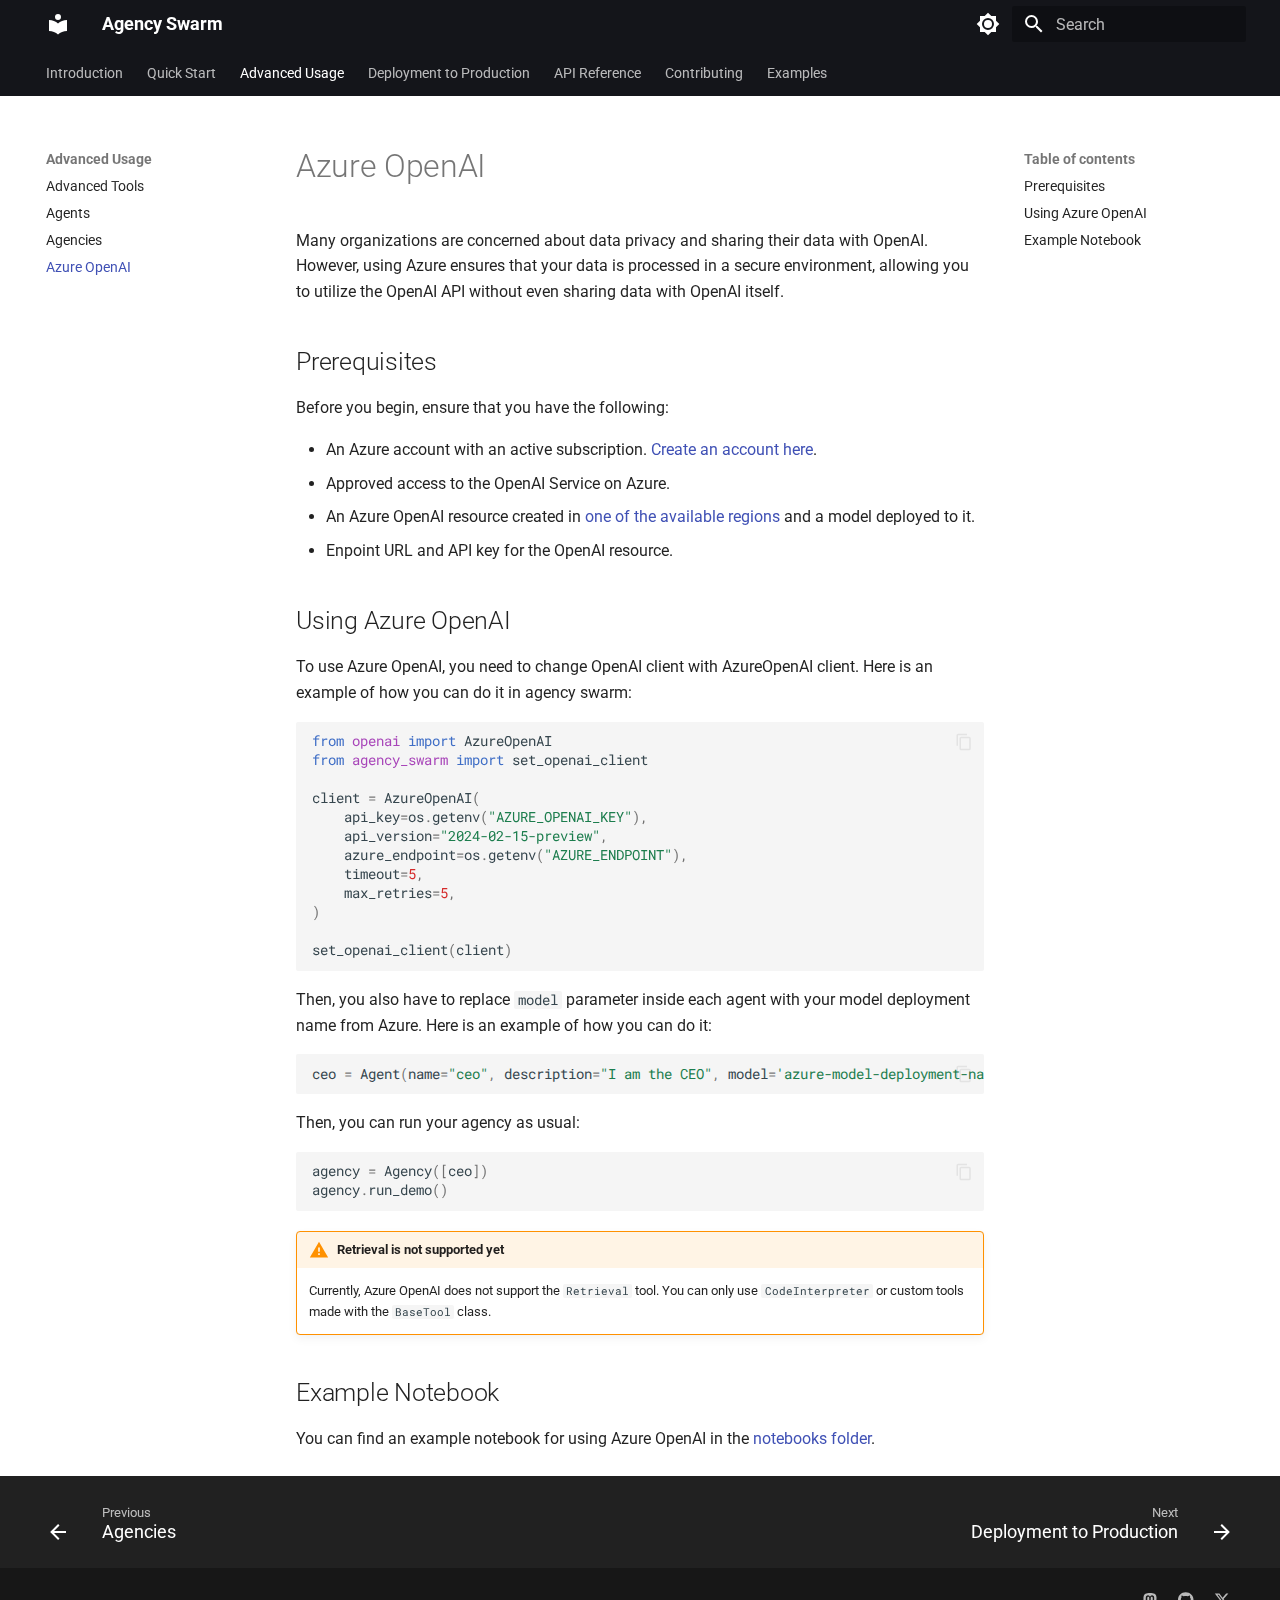
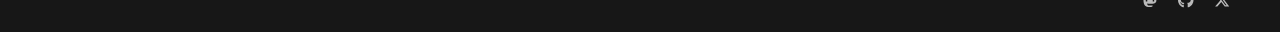
<file: advanced-usage/azure-openai/index.html>
<!doctype html>
<html lang="en" class="no-js">
  <head>
    
      <meta charset="utf-8">
      <meta name="viewport" content="width=device-width,initial-scale=1">
      
        <meta name="description" content="A an open source agent orchestration framework based on the latest OpenAI Assistants API.">
      
      
        <meta name="author" content="Arsenii Shatokhin">
      
      
      
        <link rel="prev" href="../agencies/">
      
      
        <link rel="next" href="../../deployment/">
      
      
      <link rel="icon" href="../../assets/images/favicon.png">
      <meta name="generator" content="mkdocs-1.5.3, mkdocs-material-9.5.18">
    
    
      
        <title>Azure OpenAI - Agency Swarm</title>
      
    
    
      <link rel="stylesheet" href="../../assets/stylesheets/main.66ac8b77.min.css">
      
        
        <link rel="stylesheet" href="../../assets/stylesheets/palette.06af60db.min.css">
      
      


    
    
      
    
    
      
        
        
        <link rel="preconnect" href="https://fonts.gstatic.com" crossorigin>
        <link rel="stylesheet" href="https://fonts.googleapis.com/css?family=Roboto:300,300i,400,400i,700,700i%7CRoboto+Mono:400,400i,700,700i&display=fallback">
        <style>:root{--md-text-font:"Roboto";--md-code-font:"Roboto Mono"}</style>
      
    
    
      <link rel="stylesheet" href="../../assets/_mkdocstrings.css">
    
    <script>__md_scope=new URL("../..",location),__md_hash=e=>[...e].reduce((e,_)=>(e<<5)-e+_.charCodeAt(0),0),__md_get=(e,_=localStorage,t=__md_scope)=>JSON.parse(_.getItem(t.pathname+"."+e)),__md_set=(e,_,t=localStorage,a=__md_scope)=>{try{t.setItem(a.pathname+"."+e,JSON.stringify(_))}catch(e){}}</script>
    
      

    
    
    
  </head>
  
  
    
    
      
    
    
    
    
    <body dir="ltr" data-md-color-scheme="default" data-md-color-primary="black" data-md-color-accent="indigo">
  
    
    <input class="md-toggle" data-md-toggle="drawer" type="checkbox" id="__drawer" autocomplete="off">
    <input class="md-toggle" data-md-toggle="search" type="checkbox" id="__search" autocomplete="off">
    <label class="md-overlay" for="__drawer"></label>
    <div data-md-component="skip">
      
        
        <a href="#azure-openai" class="md-skip">
          Skip to content
        </a>
      
    </div>
    <div data-md-component="announce">
      
    </div>
    
    
      

<header class="md-header" data-md-component="header">
  <nav class="md-header__inner md-grid" aria-label="Header">
    <a href="../.." title="Agency Swarm" class="md-header__button md-logo" aria-label="Agency Swarm" data-md-component="logo">
      
  
  <svg xmlns="http://www.w3.org/2000/svg" viewBox="0 0 24 24"><path d="M12 8a3 3 0 0 0 3-3 3 3 0 0 0-3-3 3 3 0 0 0-3 3 3 3 0 0 0 3 3m0 3.54C9.64 9.35 6.5 8 3 8v11c3.5 0 6.64 1.35 9 3.54 2.36-2.19 5.5-3.54 9-3.54V8c-3.5 0-6.64 1.35-9 3.54Z"/></svg>

    </a>
    <label class="md-header__button md-icon" for="__drawer">
      
      <svg xmlns="http://www.w3.org/2000/svg" viewBox="0 0 24 24"><path d="M3 6h18v2H3V6m0 5h18v2H3v-2m0 5h18v2H3v-2Z"/></svg>
    </label>
    <div class="md-header__title" data-md-component="header-title">
      <div class="md-header__ellipsis">
        <div class="md-header__topic">
          <span class="md-ellipsis">
            Agency Swarm
          </span>
        </div>
        <div class="md-header__topic" data-md-component="header-topic">
          <span class="md-ellipsis">
            
              Azure OpenAI
            
          </span>
        </div>
      </div>
    </div>
    
      
        <form class="md-header__option" data-md-component="palette">
  
    
    
    
    <input class="md-option" data-md-color-media="(prefers-color-scheme: light)" data-md-color-scheme="default" data-md-color-primary="black" data-md-color-accent="indigo"  aria-label="Switch to dark mode"  type="radio" name="__palette" id="__palette_0">
    
      <label class="md-header__button md-icon" title="Switch to dark mode" for="__palette_1" hidden>
        <svg xmlns="http://www.w3.org/2000/svg" viewBox="0 0 24 24"><path d="M12 8a4 4 0 0 0-4 4 4 4 0 0 0 4 4 4 4 0 0 0 4-4 4 4 0 0 0-4-4m0 10a6 6 0 0 1-6-6 6 6 0 0 1 6-6 6 6 0 0 1 6 6 6 6 0 0 1-6 6m8-9.31V4h-4.69L12 .69 8.69 4H4v4.69L.69 12 4 15.31V20h4.69L12 23.31 15.31 20H20v-4.69L23.31 12 20 8.69Z"/></svg>
      </label>
    
  
    
    
    
    <input class="md-option" data-md-color-media="(prefers-color-scheme: dark)" data-md-color-scheme="slate" data-md-color-primary="amber" data-md-color-accent="yellow"  aria-label="Switch to system preference"  type="radio" name="__palette" id="__palette_1">
    
      <label class="md-header__button md-icon" title="Switch to system preference" for="__palette_0" hidden>
        <svg xmlns="http://www.w3.org/2000/svg" viewBox="0 0 24 24"><path d="M12 18c-.89 0-1.74-.2-2.5-.55C11.56 16.5 13 14.42 13 12c0-2.42-1.44-4.5-3.5-5.45C10.26 6.2 11.11 6 12 6a6 6 0 0 1 6 6 6 6 0 0 1-6 6m8-9.31V4h-4.69L12 .69 8.69 4H4v4.69L.69 12 4 15.31V20h4.69L12 23.31 15.31 20H20v-4.69L23.31 12 20 8.69Z"/></svg>
      </label>
    
  
</form>
      
    
    
      <script>var media,input,key,value,palette=__md_get("__palette");if(palette&&palette.color){"(prefers-color-scheme)"===palette.color.media&&(media=matchMedia("(prefers-color-scheme: light)"),input=document.querySelector(media.matches?"[data-md-color-media='(prefers-color-scheme: light)']":"[data-md-color-media='(prefers-color-scheme: dark)']"),palette.color.media=input.getAttribute("data-md-color-media"),palette.color.scheme=input.getAttribute("data-md-color-scheme"),palette.color.primary=input.getAttribute("data-md-color-primary"),palette.color.accent=input.getAttribute("data-md-color-accent"));for([key,value]of Object.entries(palette.color))document.body.setAttribute("data-md-color-"+key,value)}</script>
    
    
    
      <label class="md-header__button md-icon" for="__search">
        
        <svg xmlns="http://www.w3.org/2000/svg" viewBox="0 0 24 24"><path d="M9.5 3A6.5 6.5 0 0 1 16 9.5c0 1.61-.59 3.09-1.56 4.23l.27.27h.79l5 5-1.5 1.5-5-5v-.79l-.27-.27A6.516 6.516 0 0 1 9.5 16 6.5 6.5 0 0 1 3 9.5 6.5 6.5 0 0 1 9.5 3m0 2C7 5 5 7 5 9.5S7 14 9.5 14 14 12 14 9.5 12 5 9.5 5Z"/></svg>
      </label>
      <div class="md-search" data-md-component="search" role="dialog">
  <label class="md-search__overlay" for="__search"></label>
  <div class="md-search__inner" role="search">
    <form class="md-search__form" name="search">
      <input type="text" class="md-search__input" name="query" aria-label="Search" placeholder="Search" autocapitalize="off" autocorrect="off" autocomplete="off" spellcheck="false" data-md-component="search-query" required>
      <label class="md-search__icon md-icon" for="__search">
        
        <svg xmlns="http://www.w3.org/2000/svg" viewBox="0 0 24 24"><path d="M9.5 3A6.5 6.5 0 0 1 16 9.5c0 1.61-.59 3.09-1.56 4.23l.27.27h.79l5 5-1.5 1.5-5-5v-.79l-.27-.27A6.516 6.516 0 0 1 9.5 16 6.5 6.5 0 0 1 3 9.5 6.5 6.5 0 0 1 9.5 3m0 2C7 5 5 7 5 9.5S7 14 9.5 14 14 12 14 9.5 12 5 9.5 5Z"/></svg>
        
        <svg xmlns="http://www.w3.org/2000/svg" viewBox="0 0 24 24"><path d="M20 11v2H8l5.5 5.5-1.42 1.42L4.16 12l7.92-7.92L13.5 5.5 8 11h12Z"/></svg>
      </label>
      <nav class="md-search__options" aria-label="Search">
        
          <a href="javascript:void(0)" class="md-search__icon md-icon" title="Share" aria-label="Share" data-clipboard data-clipboard-text="" data-md-component="search-share" tabindex="-1">
            
            <svg xmlns="http://www.w3.org/2000/svg" viewBox="0 0 24 24"><path d="M18 16.08c-.76 0-1.44.3-1.96.77L8.91 12.7c.05-.23.09-.46.09-.7 0-.24-.04-.47-.09-.7l7.05-4.11c.54.5 1.25.81 2.04.81a3 3 0 0 0 3-3 3 3 0 0 0-3-3 3 3 0 0 0-3 3c0 .24.04.47.09.7L8.04 9.81C7.5 9.31 6.79 9 6 9a3 3 0 0 0-3 3 3 3 0 0 0 3 3c.79 0 1.5-.31 2.04-.81l7.12 4.15c-.05.21-.08.43-.08.66 0 1.61 1.31 2.91 2.92 2.91 1.61 0 2.92-1.3 2.92-2.91A2.92 2.92 0 0 0 18 16.08Z"/></svg>
          </a>
        
        <button type="reset" class="md-search__icon md-icon" title="Clear" aria-label="Clear" tabindex="-1">
          
          <svg xmlns="http://www.w3.org/2000/svg" viewBox="0 0 24 24"><path d="M19 6.41 17.59 5 12 10.59 6.41 5 5 6.41 10.59 12 5 17.59 6.41 19 12 13.41 17.59 19 19 17.59 13.41 12 19 6.41Z"/></svg>
        </button>
      </nav>
      
        <div class="md-search__suggest" data-md-component="search-suggest"></div>
      
    </form>
    <div class="md-search__output">
      <div class="md-search__scrollwrap" data-md-scrollfix>
        <div class="md-search-result" data-md-component="search-result">
          <div class="md-search-result__meta">
            Initializing search
          </div>
          <ol class="md-search-result__list" role="presentation"></ol>
        </div>
      </div>
    </div>
  </div>
</div>
    
    
  </nav>
  
</header>
    
    <div class="md-container" data-md-component="container">
      
      
        
          
            
<nav class="md-tabs" aria-label="Tabs" data-md-component="tabs">
  <div class="md-grid">
    <ul class="md-tabs__list">
      
        
  
  
  
    <li class="md-tabs__item">
      <a href="../.." class="md-tabs__link">
        
  
    
  
  Introduction

      </a>
    </li>
  

      
        
  
  
  
    <li class="md-tabs__item">
      <a href="../../quick_start/" class="md-tabs__link">
        
  
    
  
  Quick Start

      </a>
    </li>
  

      
        
  
  
    
  
  
    
    
      <li class="md-tabs__item md-tabs__item--active">
        <a href="../tools/" class="md-tabs__link">
          
  
    
  
  Advanced Usage

        </a>
      </li>
    
  

      
        
  
  
  
    <li class="md-tabs__item">
      <a href="../../deployment/" class="md-tabs__link">
        
  
    
  
  Deployment to Production

      </a>
    </li>
  

      
        
  
  
  
    <li class="md-tabs__item">
      <a href="../../api/" class="md-tabs__link">
        
  
    
  
  API Reference

      </a>
    </li>
  

      
        
  
  
  
    <li class="md-tabs__item">
      <a href="../../contributing/" class="md-tabs__link">
        
  
    
  
  Contributing

      </a>
    </li>
  

      
        
  
  
  
    <li class="md-tabs__item">
      <a href="../../examples/" class="md-tabs__link">
        
  
    
  
  Examples

      </a>
    </li>
  

      
    </ul>
  </div>
</nav>
          
        
      
      <main class="md-main" data-md-component="main">
        <div class="md-main__inner md-grid">
          
            
              
              <div class="md-sidebar md-sidebar--primary" data-md-component="sidebar" data-md-type="navigation" >
                <div class="md-sidebar__scrollwrap">
                  <div class="md-sidebar__inner">
                    


  


<nav class="md-nav md-nav--primary md-nav--lifted" aria-label="Navigation" data-md-level="0">
  <label class="md-nav__title" for="__drawer">
    <a href="../.." title="Agency Swarm" class="md-nav__button md-logo" aria-label="Agency Swarm" data-md-component="logo">
      
  
  <svg xmlns="http://www.w3.org/2000/svg" viewBox="0 0 24 24"><path d="M12 8a3 3 0 0 0 3-3 3 3 0 0 0-3-3 3 3 0 0 0-3 3 3 3 0 0 0 3 3m0 3.54C9.64 9.35 6.5 8 3 8v11c3.5 0 6.64 1.35 9 3.54 2.36-2.19 5.5-3.54 9-3.54V8c-3.5 0-6.64 1.35-9 3.54Z"/></svg>

    </a>
    Agency Swarm
  </label>
  
  <ul class="md-nav__list" data-md-scrollfix>
    
      
      
  
  
  
  
    <li class="md-nav__item">
      <a href="../.." class="md-nav__link">
        
  
  <span class="md-ellipsis">
    Introduction
  </span>
  

      </a>
    </li>
  

    
      
      
  
  
  
  
    <li class="md-nav__item">
      <a href="../../quick_start/" class="md-nav__link">
        
  
  <span class="md-ellipsis">
    Quick Start
  </span>
  

      </a>
    </li>
  

    
      
      
  
  
    
  
  
  
    
    
      
        
      
        
      
        
      
        
      
    
    
      
        
        
      
      
    
    
      
    
    <li class="md-nav__item md-nav__item--active md-nav__item--section md-nav__item--nested">
      
        
        
        <input class="md-nav__toggle md-toggle " type="checkbox" id="__nav_3" checked>
        
          
          <label class="md-nav__link" for="__nav_3" id="__nav_3_label" tabindex="">
            
  
  <span class="md-ellipsis">
    Advanced Usage
  </span>
  

            <span class="md-nav__icon md-icon"></span>
          </label>
        
        <nav class="md-nav" data-md-level="1" aria-labelledby="__nav_3_label" aria-expanded="true">
          <label class="md-nav__title" for="__nav_3">
            <span class="md-nav__icon md-icon"></span>
            Advanced Usage
          </label>
          <ul class="md-nav__list" data-md-scrollfix>
            
              
                
  
  
  
  
    <li class="md-nav__item">
      <a href="../tools/" class="md-nav__link">
        
  
  <span class="md-ellipsis">
    Advanced Tools
  </span>
  

      </a>
    </li>
  

              
            
              
                
  
  
  
  
    <li class="md-nav__item">
      <a href="../agents/" class="md-nav__link">
        
  
  <span class="md-ellipsis">
    Agents
  </span>
  

      </a>
    </li>
  

              
            
              
                
  
  
  
  
    <li class="md-nav__item">
      <a href="../agencies/" class="md-nav__link">
        
  
  <span class="md-ellipsis">
    Agencies
  </span>
  

      </a>
    </li>
  

              
            
              
                
  
  
    
  
  
  
    <li class="md-nav__item md-nav__item--active">
      
      <input class="md-nav__toggle md-toggle" type="checkbox" id="__toc">
      
      
        
      
      
        <label class="md-nav__link md-nav__link--active" for="__toc">
          
  
  <span class="md-ellipsis">
    Azure OpenAI
  </span>
  

          <span class="md-nav__icon md-icon"></span>
        </label>
      
      <a href="./" class="md-nav__link md-nav__link--active">
        
  
  <span class="md-ellipsis">
    Azure OpenAI
  </span>
  

      </a>
      
        

<nav class="md-nav md-nav--secondary" aria-label="Table of contents">
  
  
  
    
  
  
    <label class="md-nav__title" for="__toc">
      <span class="md-nav__icon md-icon"></span>
      Table of contents
    </label>
    <ul class="md-nav__list" data-md-component="toc" data-md-scrollfix>
      
        <li class="md-nav__item">
  <a href="#prerequisites" class="md-nav__link">
    <span class="md-ellipsis">
      Prerequisites
    </span>
  </a>
  
</li>
      
        <li class="md-nav__item">
  <a href="#using-azure-openai" class="md-nav__link">
    <span class="md-ellipsis">
      Using Azure OpenAI
    </span>
  </a>
  
</li>
      
        <li class="md-nav__item">
  <a href="#example-notebook" class="md-nav__link">
    <span class="md-ellipsis">
      Example Notebook
    </span>
  </a>
  
</li>
      
    </ul>
  
</nav>
      
    </li>
  

              
            
          </ul>
        </nav>
      
    </li>
  

    
      
      
  
  
  
  
    <li class="md-nav__item">
      <a href="../../deployment/" class="md-nav__link">
        
  
  <span class="md-ellipsis">
    Deployment to Production
  </span>
  

      </a>
    </li>
  

    
      
      
  
  
  
  
    <li class="md-nav__item">
      <a href="../../api/" class="md-nav__link">
        
  
  <span class="md-ellipsis">
    API Reference
  </span>
  

      </a>
    </li>
  

    
      
      
  
  
  
  
    <li class="md-nav__item">
      <a href="../../contributing/" class="md-nav__link">
        
  
  <span class="md-ellipsis">
    Contributing
  </span>
  

      </a>
    </li>
  

    
      
      
  
  
  
  
    <li class="md-nav__item">
      <a href="../../examples/" class="md-nav__link">
        
  
  <span class="md-ellipsis">
    Examples
  </span>
  

      </a>
    </li>
  

    
  </ul>
</nav>
                  </div>
                </div>
              </div>
            
            
              
              <div class="md-sidebar md-sidebar--secondary" data-md-component="sidebar" data-md-type="toc" >
                <div class="md-sidebar__scrollwrap">
                  <div class="md-sidebar__inner">
                    

<nav class="md-nav md-nav--secondary" aria-label="Table of contents">
  
  
  
    
  
  
    <label class="md-nav__title" for="__toc">
      <span class="md-nav__icon md-icon"></span>
      Table of contents
    </label>
    <ul class="md-nav__list" data-md-component="toc" data-md-scrollfix>
      
        <li class="md-nav__item">
  <a href="#prerequisites" class="md-nav__link">
    <span class="md-ellipsis">
      Prerequisites
    </span>
  </a>
  
</li>
      
        <li class="md-nav__item">
  <a href="#using-azure-openai" class="md-nav__link">
    <span class="md-ellipsis">
      Using Azure OpenAI
    </span>
  </a>
  
</li>
      
        <li class="md-nav__item">
  <a href="#example-notebook" class="md-nav__link">
    <span class="md-ellipsis">
      Example Notebook
    </span>
  </a>
  
</li>
      
    </ul>
  
</nav>
                  </div>
                </div>
              </div>
            
          
          
            <div class="md-content" data-md-component="content">
              <article class="md-content__inner md-typeset">
                
                  


<h1 id="azure-openai">Azure OpenAI</h1>
<p>Many organizations are concerned about data privacy and sharing their data with OpenAI. However, using Azure ensures that your data is processed in a secure environment, allowing you to utilize the OpenAI API without even sharing data with OpenAI itself.</p>
<h2 id="prerequisites">Prerequisites</h2>
<p>Before you begin, ensure that you have the following:</p>
<ul>
<li>An Azure account with an active subscription. <a href="https://azure.microsoft.com/en-us/free/">Create an account here</a>.</li>
<li>Approved access to the OpenAI Service on Azure.</li>
<li>An Azure OpenAI resource created in <a href="https://learn.microsoft.com/en-us/azure/ai-services/openai/concepts/models#assistants-preview">one of the available regions</a> and a model deployed to it.</li>
<li>Enpoint URL and API key for the OpenAI resource.</li>
</ul>
<h2 id="using-azure-openai">Using Azure OpenAI</h2>
<p>To use Azure OpenAI, you need to change OpenAI client with AzureOpenAI client. Here is an example of how you can do it in agency swarm:</p>
<div class="language-python highlight"><pre><span></span><code><span id="__span-0-1"><a id="__codelineno-0-1" name="__codelineno-0-1" href="#__codelineno-0-1"></a><span class="kn">from</span> <span class="nn">openai</span> <span class="kn">import</span> <span class="n">AzureOpenAI</span>
</span><span id="__span-0-2"><a id="__codelineno-0-2" name="__codelineno-0-2" href="#__codelineno-0-2"></a><span class="kn">from</span> <span class="nn">agency_swarm</span> <span class="kn">import</span> <span class="n">set_openai_client</span>
</span><span id="__span-0-3"><a id="__codelineno-0-3" name="__codelineno-0-3" href="#__codelineno-0-3"></a>
</span><span id="__span-0-4"><a id="__codelineno-0-4" name="__codelineno-0-4" href="#__codelineno-0-4"></a><span class="n">client</span> <span class="o">=</span> <span class="n">AzureOpenAI</span><span class="p">(</span>
</span><span id="__span-0-5"><a id="__codelineno-0-5" name="__codelineno-0-5" href="#__codelineno-0-5"></a>    <span class="n">api_key</span><span class="o">=</span><span class="n">os</span><span class="o">.</span><span class="n">getenv</span><span class="p">(</span><span class="s2">&quot;AZURE_OPENAI_KEY&quot;</span><span class="p">),</span>
</span><span id="__span-0-6"><a id="__codelineno-0-6" name="__codelineno-0-6" href="#__codelineno-0-6"></a>    <span class="n">api_version</span><span class="o">=</span><span class="s2">&quot;2024-02-15-preview&quot;</span><span class="p">,</span>
</span><span id="__span-0-7"><a id="__codelineno-0-7" name="__codelineno-0-7" href="#__codelineno-0-7"></a>    <span class="n">azure_endpoint</span><span class="o">=</span><span class="n">os</span><span class="o">.</span><span class="n">getenv</span><span class="p">(</span><span class="s2">&quot;AZURE_ENDPOINT&quot;</span><span class="p">),</span>
</span><span id="__span-0-8"><a id="__codelineno-0-8" name="__codelineno-0-8" href="#__codelineno-0-8"></a>    <span class="n">timeout</span><span class="o">=</span><span class="mi">5</span><span class="p">,</span>
</span><span id="__span-0-9"><a id="__codelineno-0-9" name="__codelineno-0-9" href="#__codelineno-0-9"></a>    <span class="n">max_retries</span><span class="o">=</span><span class="mi">5</span><span class="p">,</span>
</span><span id="__span-0-10"><a id="__codelineno-0-10" name="__codelineno-0-10" href="#__codelineno-0-10"></a><span class="p">)</span>
</span><span id="__span-0-11"><a id="__codelineno-0-11" name="__codelineno-0-11" href="#__codelineno-0-11"></a>
</span><span id="__span-0-12"><a id="__codelineno-0-12" name="__codelineno-0-12" href="#__codelineno-0-12"></a><span class="n">set_openai_client</span><span class="p">(</span><span class="n">client</span><span class="p">)</span>
</span></code></pre></div>
<p>Then, you also have to replace <code>model</code> parameter inside each agent with your model deployment name from Azure. Here is an example of how you can do it:</p>
<div class="language-python highlight"><pre><span></span><code><span id="__span-1-1"><a id="__codelineno-1-1" name="__codelineno-1-1" href="#__codelineno-1-1"></a><span class="n">ceo</span> <span class="o">=</span> <span class="n">Agent</span><span class="p">(</span><span class="n">name</span><span class="o">=</span><span class="s2">&quot;ceo&quot;</span><span class="p">,</span> <span class="n">description</span><span class="o">=</span><span class="s2">&quot;I am the CEO&quot;</span><span class="p">,</span> <span class="n">model</span><span class="o">=</span><span class="s1">&#39;azure-model-deployment-name&#39;</span><span class="p">)</span>
</span></code></pre></div>
<p>Then, you can run your agency as usual:</p>
<div class="language-python highlight"><pre><span></span><code><span id="__span-2-1"><a id="__codelineno-2-1" name="__codelineno-2-1" href="#__codelineno-2-1"></a><span class="n">agency</span> <span class="o">=</span> <span class="n">Agency</span><span class="p">([</span><span class="n">ceo</span><span class="p">])</span>
</span><span id="__span-2-2"><a id="__codelineno-2-2" name="__codelineno-2-2" href="#__codelineno-2-2"></a><span class="n">agency</span><span class="o">.</span><span class="n">run_demo</span><span class="p">()</span>
</span></code></pre></div>
<div class="admonition warning">
<p class="admonition-title">Retrieval is not supported yet</p>
<p>Currently, Azure OpenAI does not support the <code>Retrieval</code> tool. You can only use <code>CodeInterpreter</code> or custom tools made with the <code>BaseTool</code> class.</p>
</div>
<h2 id="example-notebook">Example Notebook</h2>
<p>You can find an example notebook for using Azure OpenAI in the <a href="https://github.com/VRSEN/agency-swarm/blob/main/notebooks/azure.ipynb">notebooks folder</a>.</p>












                
              </article>
            </div>
          
          
<script>var target=document.getElementById(location.hash.slice(1));target&&target.name&&(target.checked=target.name.startsWith("__tabbed_"))</script>
        </div>
        
          <button type="button" class="md-top md-icon" data-md-component="top" hidden>
  
  <svg xmlns="http://www.w3.org/2000/svg" viewBox="0 0 24 24"><path d="M13 20h-2V8l-5.5 5.5-1.42-1.42L12 4.16l7.92 7.92-1.42 1.42L13 8v12Z"/></svg>
  Back to top
</button>
        
      </main>
      
        <footer class="md-footer">
  
    
      
      <nav class="md-footer__inner md-grid" aria-label="Footer" >
        
          
          <a href="../agencies/" class="md-footer__link md-footer__link--prev" aria-label="Previous: Agencies">
            <div class="md-footer__button md-icon">
              
              <svg xmlns="http://www.w3.org/2000/svg" viewBox="0 0 24 24"><path d="M20 11v2H8l5.5 5.5-1.42 1.42L4.16 12l7.92-7.92L13.5 5.5 8 11h12Z"/></svg>
            </div>
            <div class="md-footer__title">
              <span class="md-footer__direction">
                Previous
              </span>
              <div class="md-ellipsis">
                Agencies
              </div>
            </div>
          </a>
        
        
          
          <a href="../../deployment/" class="md-footer__link md-footer__link--next" aria-label="Next: Deployment to Production">
            <div class="md-footer__title">
              <span class="md-footer__direction">
                Next
              </span>
              <div class="md-ellipsis">
                Deployment to Production
              </div>
            </div>
            <div class="md-footer__button md-icon">
              
              <svg xmlns="http://www.w3.org/2000/svg" viewBox="0 0 24 24"><path d="M4 11v2h12l-5.5 5.5 1.42 1.42L19.84 12l-7.92-7.92L10.5 5.5 16 11H4Z"/></svg>
            </div>
          </a>
        
      </nav>
    
  
  <div class="md-footer-meta md-typeset">
    <div class="md-footer-meta__inner md-grid">
      <div class="md-copyright">
  
  
</div>
      
        <div class="md-social">
  
    
    
      
    
    
    
      
      
    
    <a href="https://www.vrsen.ai/" target="_blank" rel="noopener me" title="www.vrsen.ai" class="md-social__link">
      <svg xmlns="http://www.w3.org/2000/svg" viewBox="0 0 448 512"><!--! Font Awesome Free 6.5.2 by @fontawesome - https://fontawesome.com License - https://fontawesome.com/license/free (Icons: CC BY 4.0, Fonts: SIL OFL 1.1, Code: MIT License) Copyright 2024 Fonticons, Inc.--><path d="M433 179.11c0-97.2-63.71-125.7-63.71-125.7-62.52-28.7-228.56-28.4-290.48 0 0 0-63.72 28.5-63.72 125.7 0 115.7-6.6 259.4 105.63 289.1 40.51 10.7 75.32 13 103.33 11.4 50.81-2.8 79.32-18.1 79.32-18.1l-1.7-36.9s-36.31 11.4-77.12 10.1c-40.41-1.4-83-4.4-89.63-54a102.54 102.54 0 0 1-.9-13.9c85.63 20.9 158.65 9.1 178.75 6.7 56.12-6.7 105-41.3 111.23-72.9 9.8-49.8 9-121.5 9-121.5zm-75.12 125.2h-46.63v-114.2c0-49.7-64-51.6-64 6.9v62.5h-46.33V197c0-58.5-64-56.6-64-6.9v114.2H90.19c0-122.1-5.2-147.9 18.41-175 25.9-28.9 79.82-30.8 103.83 6.1l11.6 19.5 11.6-19.5c24.11-37.1 78.12-34.8 103.83-6.1 23.71 27.3 18.4 53 18.4 175z"/></svg>
    </a>
  
    
    
    
    
      
      
    
    <a href="https://github.com/VRSEN/agency-swarm" target="_blank" rel="noopener" title="github.com" class="md-social__link">
      <svg xmlns="http://www.w3.org/2000/svg" viewBox="0 0 496 512"><!--! Font Awesome Free 6.5.2 by @fontawesome - https://fontawesome.com License - https://fontawesome.com/license/free (Icons: CC BY 4.0, Fonts: SIL OFL 1.1, Code: MIT License) Copyright 2024 Fonticons, Inc.--><path d="M165.9 397.4c0 2-2.3 3.6-5.2 3.6-3.3.3-5.6-1.3-5.6-3.6 0-2 2.3-3.6 5.2-3.6 3-.3 5.6 1.3 5.6 3.6zm-31.1-4.5c-.7 2 1.3 4.3 4.3 4.9 2.6 1 5.6 0 6.2-2s-1.3-4.3-4.3-5.2c-2.6-.7-5.5.3-6.2 2.3zm44.2-1.7c-2.9.7-4.9 2.6-4.6 4.9.3 2 2.9 3.3 5.9 2.6 2.9-.7 4.9-2.6 4.6-4.6-.3-1.9-3-3.2-5.9-2.9zM244.8 8C106.1 8 0 113.3 0 252c0 110.9 69.8 205.8 169.5 239.2 12.8 2.3 17.3-5.6 17.3-12.1 0-6.2-.3-40.4-.3-61.4 0 0-70 15-84.7-29.8 0 0-11.4-29.1-27.8-36.6 0 0-22.9-15.7 1.6-15.4 0 0 24.9 2 38.6 25.8 21.9 38.6 58.6 27.5 72.9 20.9 2.3-16 8.8-27.1 16-33.7-55.9-6.2-112.3-14.3-112.3-110.5 0-27.5 7.6-41.3 23.6-58.9-2.6-6.5-11.1-33.3 2.6-67.9 20.9-6.5 69 27 69 27 20-5.6 41.5-8.5 62.8-8.5s42.8 2.9 62.8 8.5c0 0 48.1-33.6 69-27 13.7 34.7 5.2 61.4 2.6 67.9 16 17.7 25.8 31.5 25.8 58.9 0 96.5-58.9 104.2-114.8 110.5 9.2 7.9 17 22.9 17 46.4 0 33.7-.3 75.4-.3 83.6 0 6.5 4.6 14.4 17.3 12.1C428.2 457.8 496 362.9 496 252 496 113.3 383.5 8 244.8 8zM97.2 352.9c-1.3 1-1 3.3.7 5.2 1.6 1.6 3.9 2.3 5.2 1 1.3-1 1-3.3-.7-5.2-1.6-1.6-3.9-2.3-5.2-1zm-10.8-8.1c-.7 1.3.3 2.9 2.3 3.9 1.6 1 3.6.7 4.3-.7.7-1.3-.3-2.9-2.3-3.9-2-.6-3.6-.3-4.3.7zm32.4 35.6c-1.6 1.3-1 4.3 1.3 6.2 2.3 2.3 5.2 2.6 6.5 1 1.3-1.3.7-4.3-1.3-6.2-2.2-2.3-5.2-2.6-6.5-1zm-11.4-14.7c-1.6 1-1.6 3.6 0 5.9 1.6 2.3 4.3 3.3 5.6 2.3 1.6-1.3 1.6-3.9 0-6.2-1.4-2.3-4-3.3-5.6-2z"/></svg>
    </a>
  
    
    
    
    
      
      
    
    <a href="https://twitter.com/__vrsen__" target="_blank" rel="noopener" title="twitter.com" class="md-social__link">
      <svg xmlns="http://www.w3.org/2000/svg" viewBox="0 0 512 512"><!--! Font Awesome Free 6.5.2 by @fontawesome - https://fontawesome.com License - https://fontawesome.com/license/free (Icons: CC BY 4.0, Fonts: SIL OFL 1.1, Code: MIT License) Copyright 2024 Fonticons, Inc.--><path d="M389.2 48h70.6L305.6 224.2 487 464H345L233.7 318.6 106.5 464H35.8l164.9-188.5L26.8 48h145.6l100.5 132.9L389.2 48zm-24.8 373.8h39.1L151.1 88h-42l255.3 333.8z"/></svg>
    </a>
  
</div>
      
    </div>
  </div>
</footer>
      
    </div>
    <div class="md-dialog" data-md-component="dialog">
      <div class="md-dialog__inner md-typeset"></div>
    </div>
    
      <div class="md-progress" data-md-component="progress" role="progressbar"></div>
    
    
    <script id="__config" type="application/json">{"base": "../..", "features": ["search.suggest", "search.highlight", "search.share", "navigation.expand", "navigation.footer", "navigation.indexes", "navigation.instant", "navigation.instant.prefetch", "navigation.instant.progress", "navigation.prune", "navigation.tabs", "navigation.top", "navigation.tracking", "content.code.select", "content.code.copy"], "search": "../../assets/javascripts/workers/search.b8dbb3d2.min.js", "translations": {"clipboard.copied": "Copied to clipboard", "clipboard.copy": "Copy to clipboard", "search.result.more.one": "1 more on this page", "search.result.more.other": "# more on this page", "search.result.none": "No matching documents", "search.result.one": "1 matching document", "search.result.other": "# matching documents", "search.result.placeholder": "Type to start searching", "search.result.term.missing": "Missing", "select.version": "Select version"}}</script>
    
    
      <script src="../../assets/javascripts/bundle.3220b9d7.min.js"></script>
      
    
  </body>
</html>
</file>
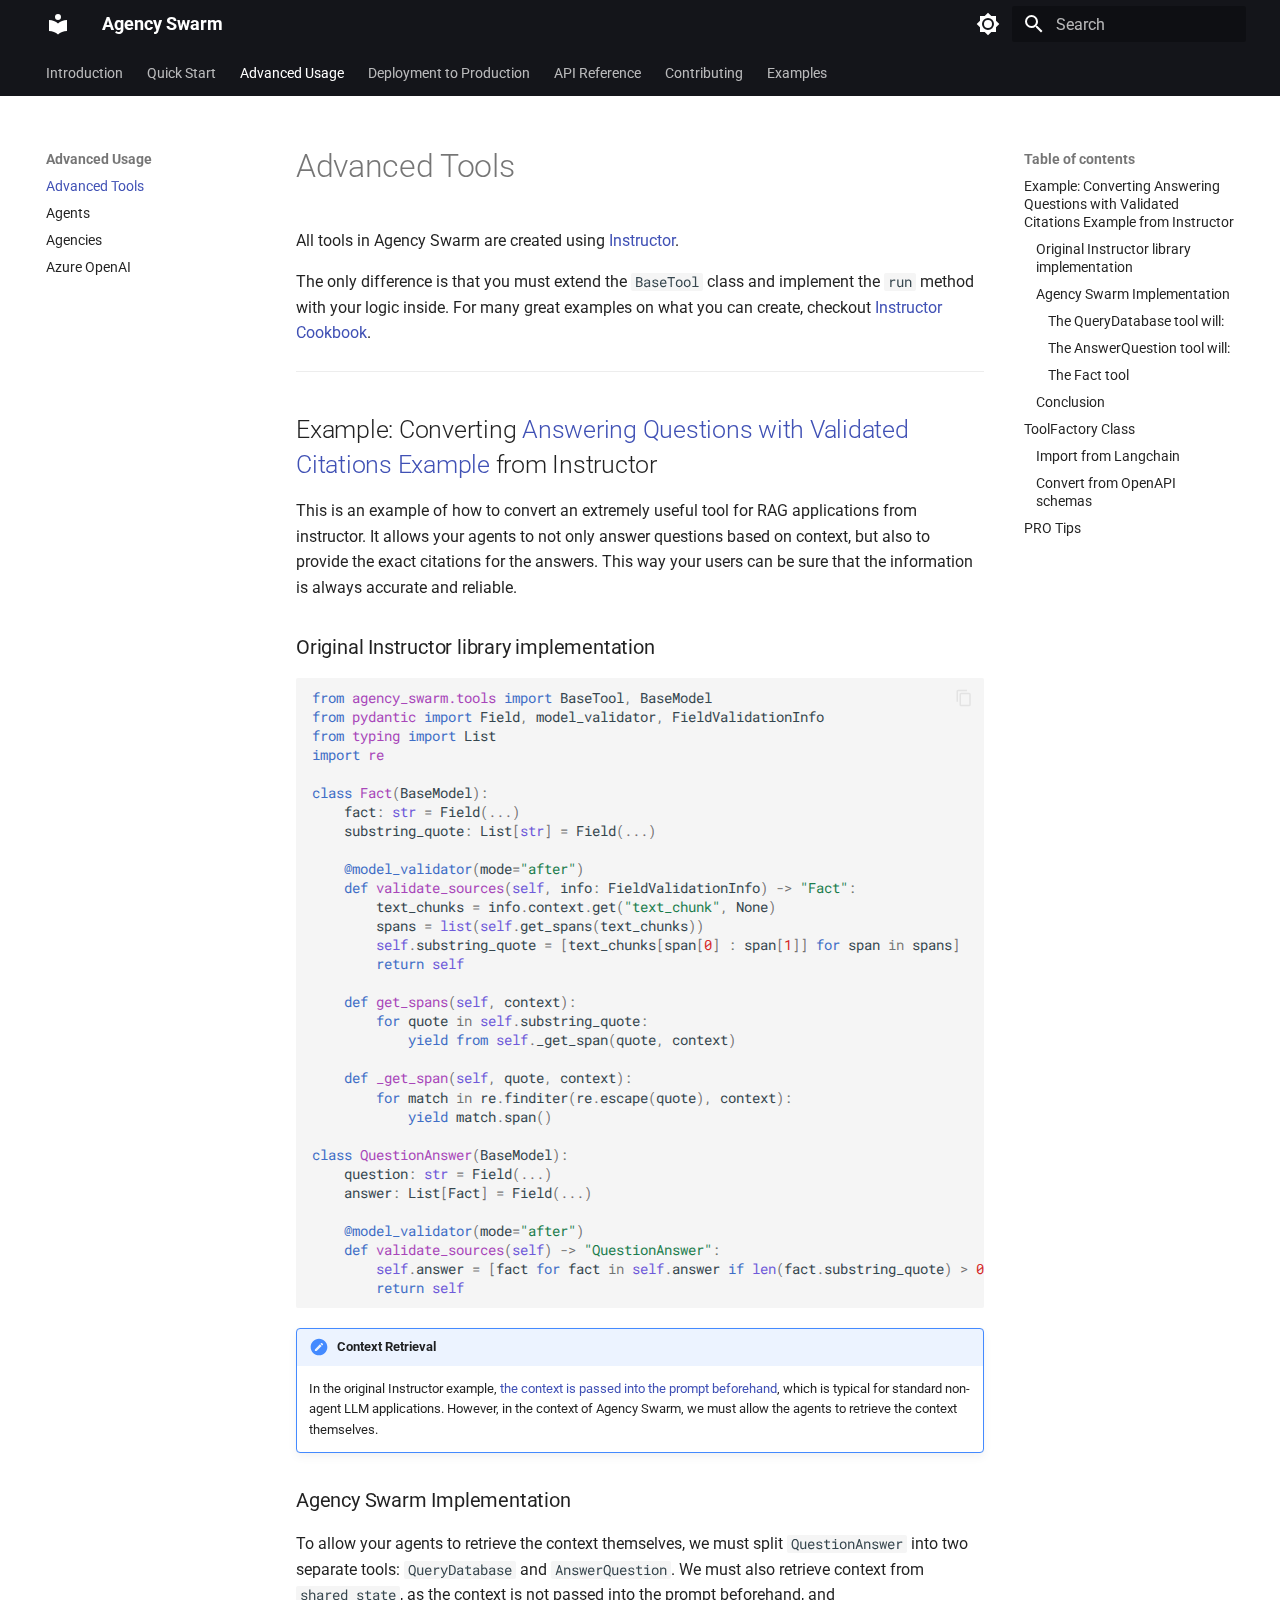
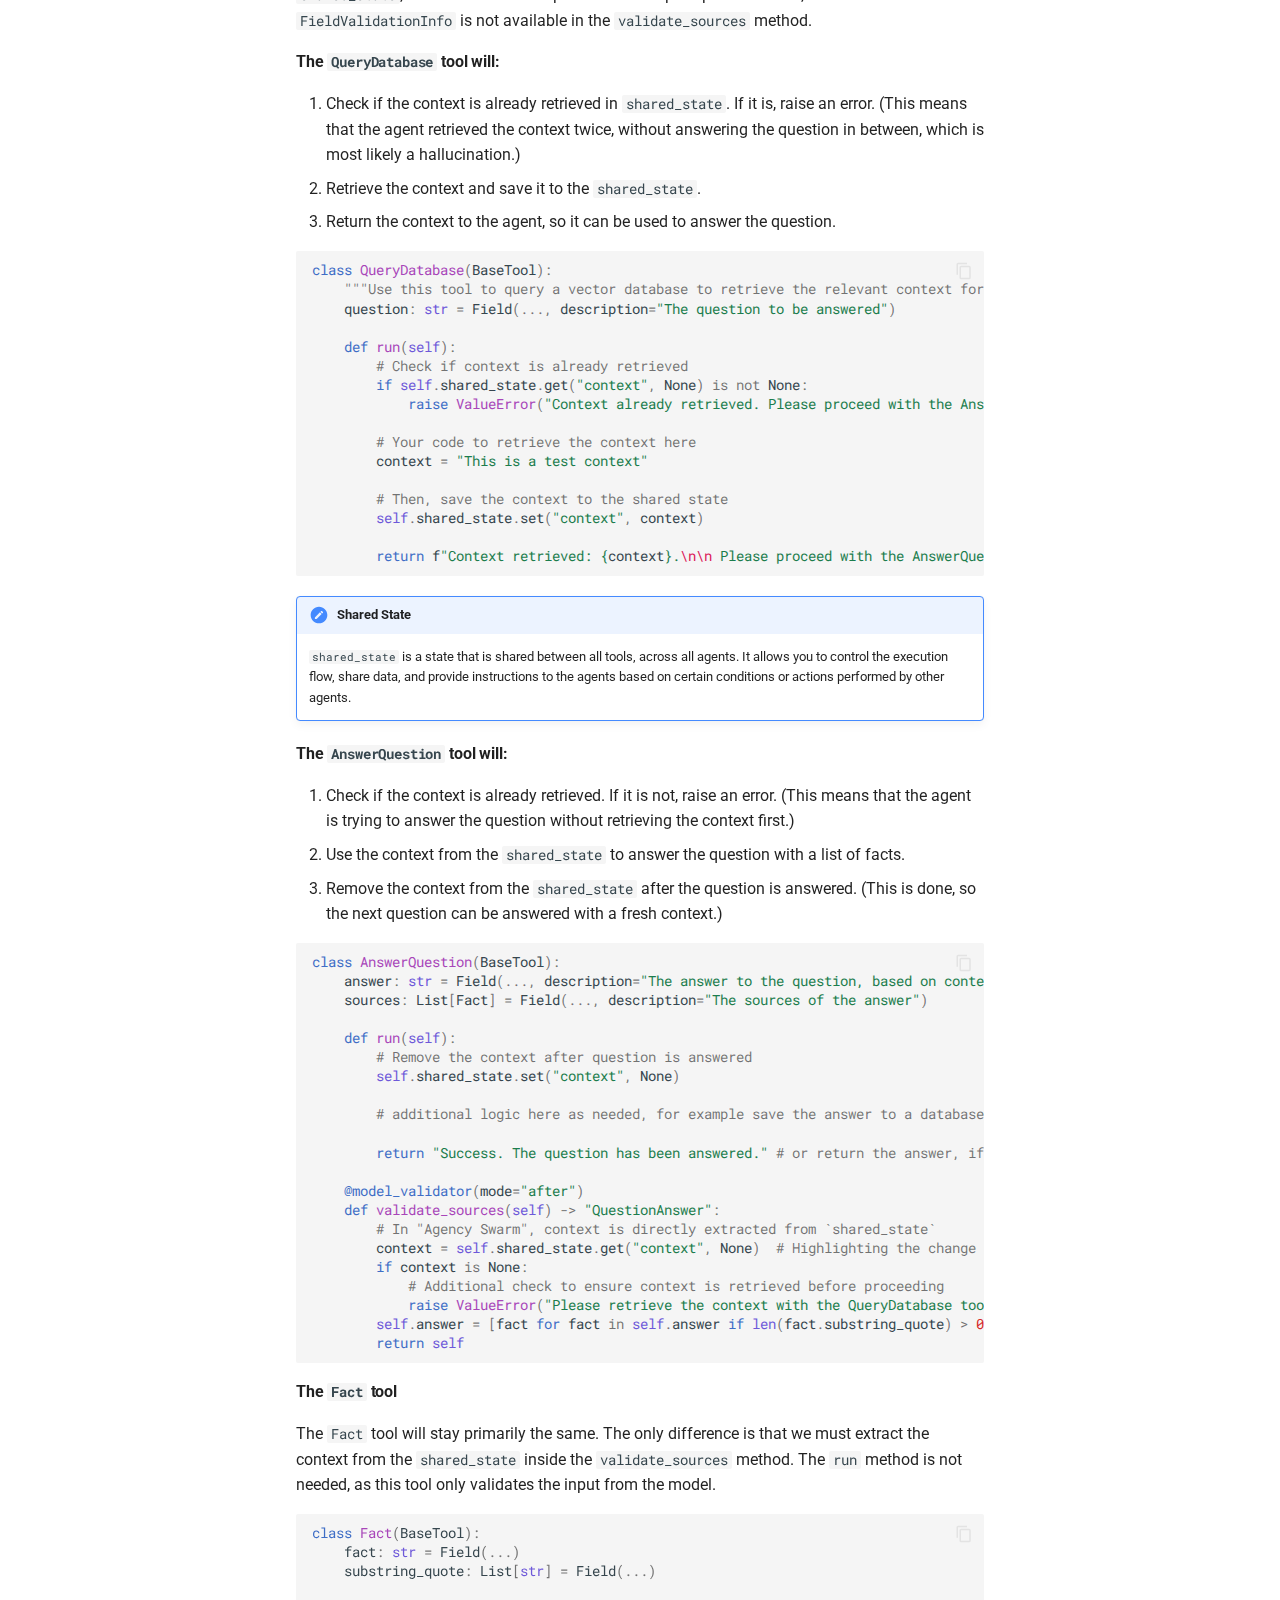
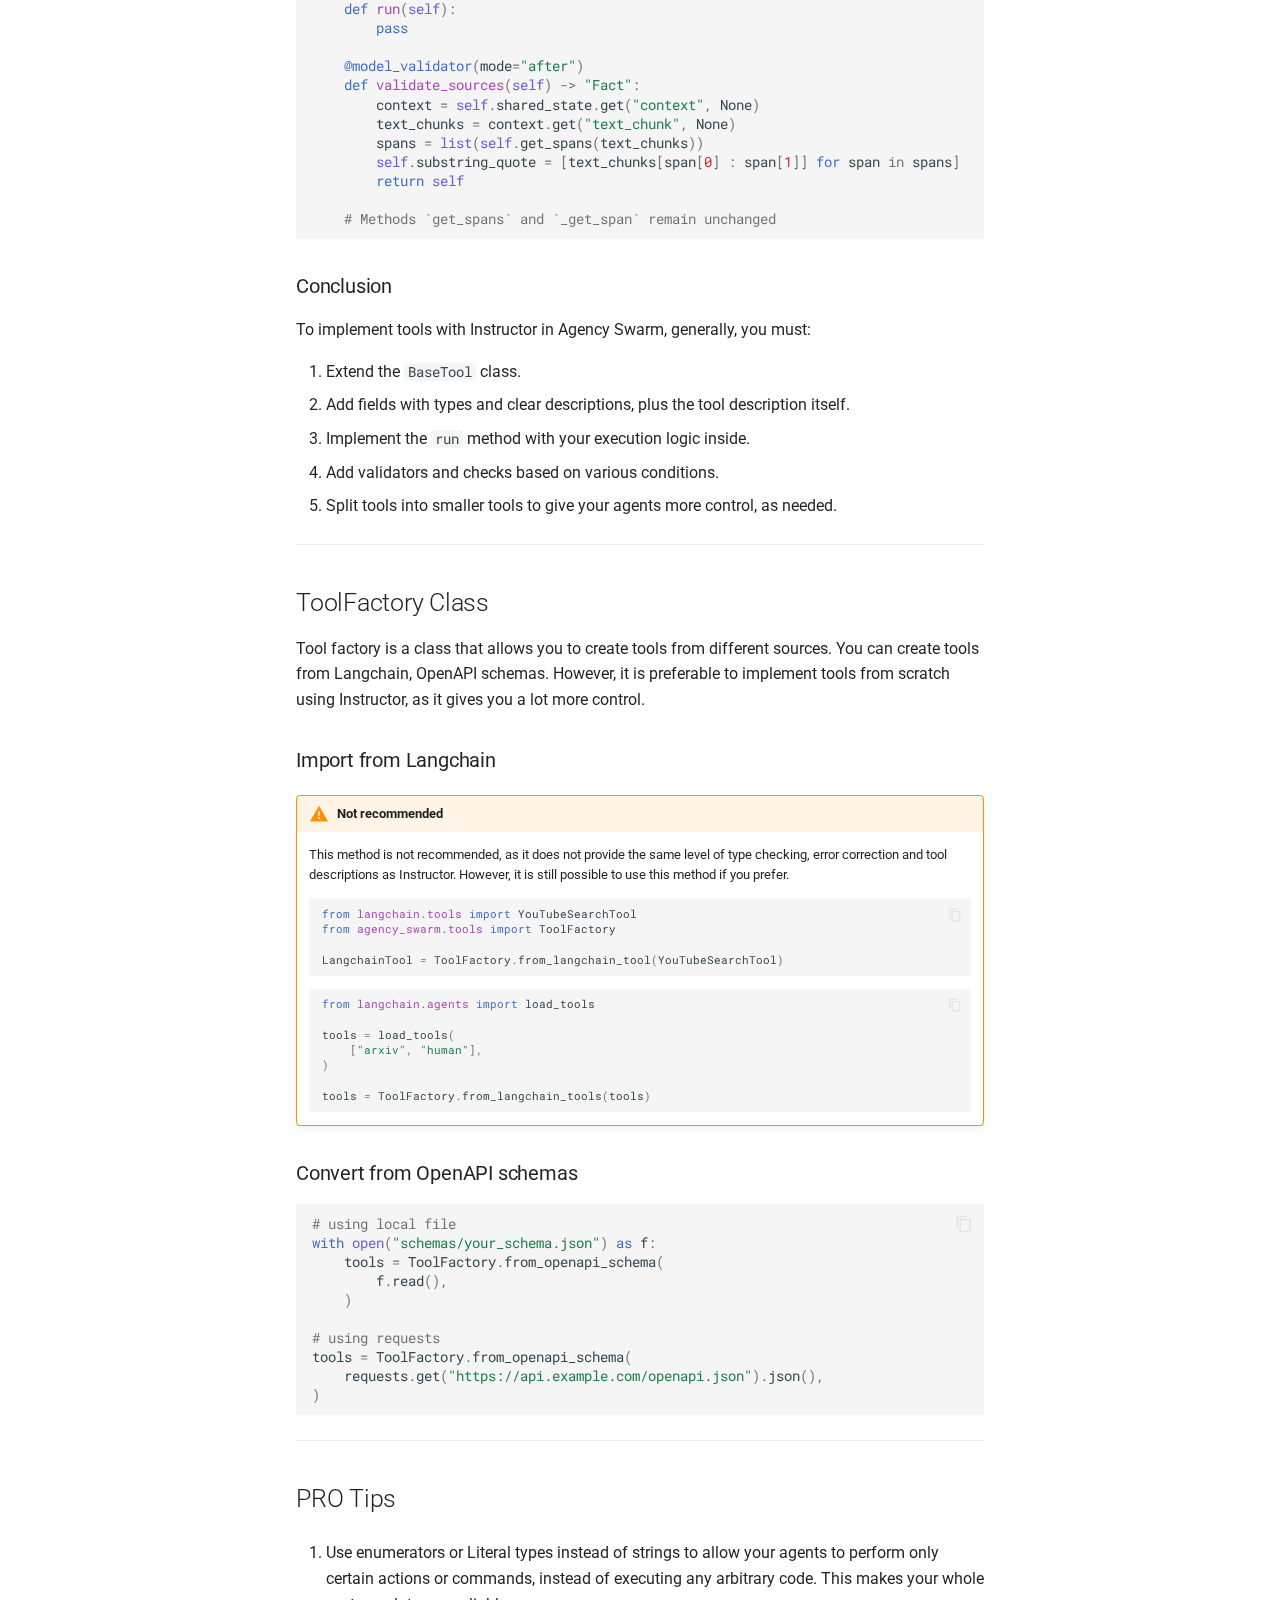
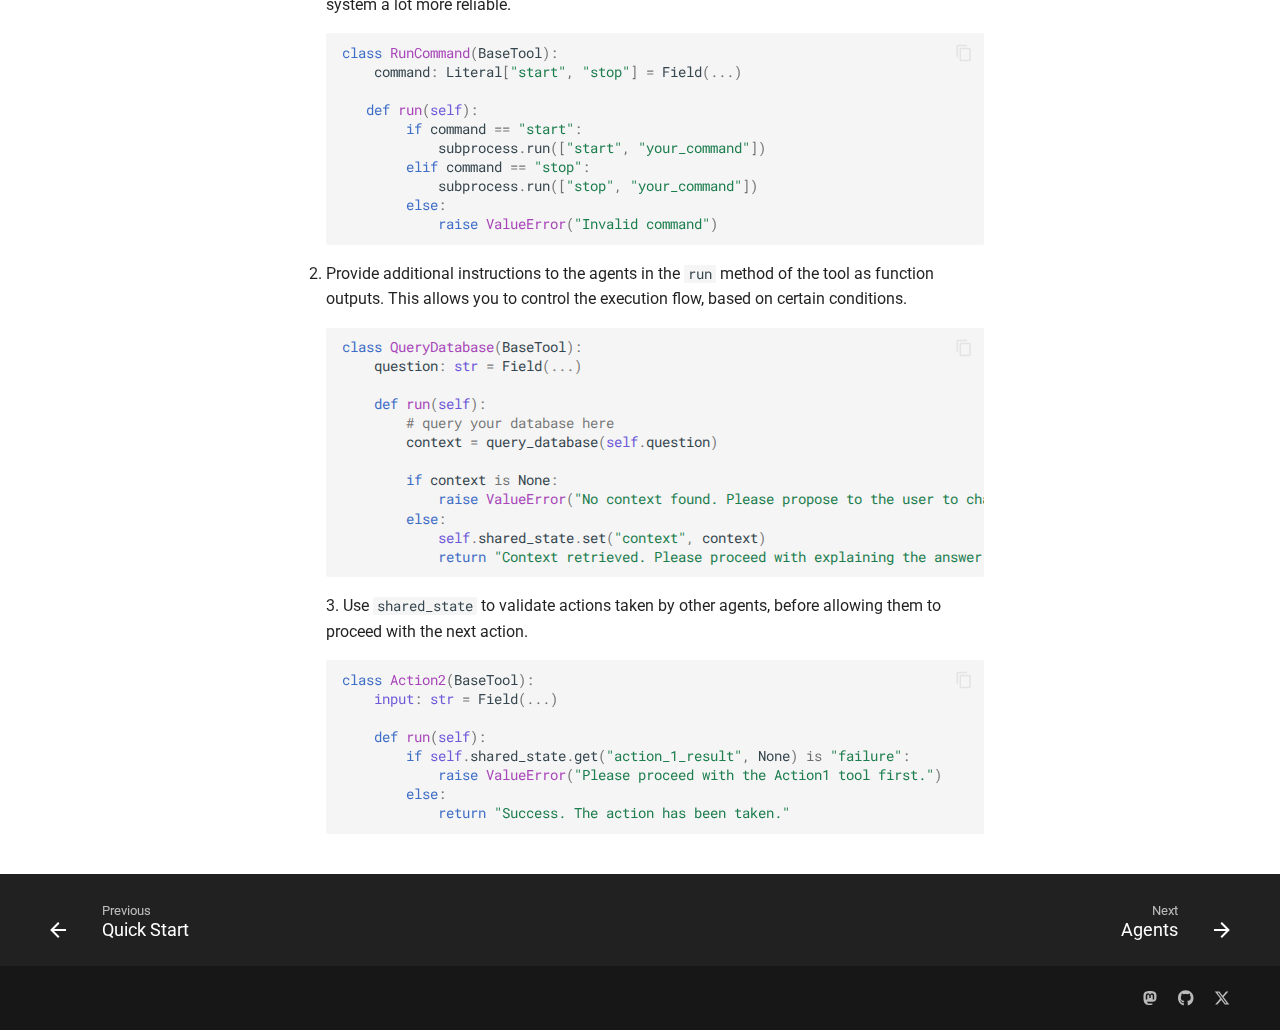
<file: advanced-usage/tools/index.html>
<!doctype html>
<html lang="en" class="no-js">
  <head>
    
      <meta charset="utf-8">
      <meta name="viewport" content="width=device-width,initial-scale=1">
      
        <meta name="description" content="A an open source agent orchestration framework based on the latest OpenAI Assistants API.">
      
      
        <meta name="author" content="Arsenii Shatokhin">
      
      
      
        <link rel="prev" href="../../quick_start/">
      
      
        <link rel="next" href="../agents/">
      
      
      <link rel="icon" href="../../assets/images/favicon.png">
      <meta name="generator" content="mkdocs-1.5.3, mkdocs-material-9.5.18">
    
    
      
        <title>Advanced Tools - Agency Swarm</title>
      
    
    
      <link rel="stylesheet" href="../../assets/stylesheets/main.66ac8b77.min.css">
      
        
        <link rel="stylesheet" href="../../assets/stylesheets/palette.06af60db.min.css">
      
      


    
    
      
    
    
      
        
        
        <link rel="preconnect" href="https://fonts.gstatic.com" crossorigin>
        <link rel="stylesheet" href="https://fonts.googleapis.com/css?family=Roboto:300,300i,400,400i,700,700i%7CRoboto+Mono:400,400i,700,700i&display=fallback">
        <style>:root{--md-text-font:"Roboto";--md-code-font:"Roboto Mono"}</style>
      
    
    
      <link rel="stylesheet" href="../../assets/_mkdocstrings.css">
    
    <script>__md_scope=new URL("../..",location),__md_hash=e=>[...e].reduce((e,_)=>(e<<5)-e+_.charCodeAt(0),0),__md_get=(e,_=localStorage,t=__md_scope)=>JSON.parse(_.getItem(t.pathname+"."+e)),__md_set=(e,_,t=localStorage,a=__md_scope)=>{try{t.setItem(a.pathname+"."+e,JSON.stringify(_))}catch(e){}}</script>
    
      

    
    
    
  </head>
  
  
    
    
      
    
    
    
    
    <body dir="ltr" data-md-color-scheme="default" data-md-color-primary="black" data-md-color-accent="indigo">
  
    
    <input class="md-toggle" data-md-toggle="drawer" type="checkbox" id="__drawer" autocomplete="off">
    <input class="md-toggle" data-md-toggle="search" type="checkbox" id="__search" autocomplete="off">
    <label class="md-overlay" for="__drawer"></label>
    <div data-md-component="skip">
      
        
        <a href="#advanced-tools" class="md-skip">
          Skip to content
        </a>
      
    </div>
    <div data-md-component="announce">
      
    </div>
    
    
      

<header class="md-header" data-md-component="header">
  <nav class="md-header__inner md-grid" aria-label="Header">
    <a href="../.." title="Agency Swarm" class="md-header__button md-logo" aria-label="Agency Swarm" data-md-component="logo">
      
  
  <svg xmlns="http://www.w3.org/2000/svg" viewBox="0 0 24 24"><path d="M12 8a3 3 0 0 0 3-3 3 3 0 0 0-3-3 3 3 0 0 0-3 3 3 3 0 0 0 3 3m0 3.54C9.64 9.35 6.5 8 3 8v11c3.5 0 6.64 1.35 9 3.54 2.36-2.19 5.5-3.54 9-3.54V8c-3.5 0-6.64 1.35-9 3.54Z"/></svg>

    </a>
    <label class="md-header__button md-icon" for="__drawer">
      
      <svg xmlns="http://www.w3.org/2000/svg" viewBox="0 0 24 24"><path d="M3 6h18v2H3V6m0 5h18v2H3v-2m0 5h18v2H3v-2Z"/></svg>
    </label>
    <div class="md-header__title" data-md-component="header-title">
      <div class="md-header__ellipsis">
        <div class="md-header__topic">
          <span class="md-ellipsis">
            Agency Swarm
          </span>
        </div>
        <div class="md-header__topic" data-md-component="header-topic">
          <span class="md-ellipsis">
            
              Advanced Tools
            
          </span>
        </div>
      </div>
    </div>
    
      
        <form class="md-header__option" data-md-component="palette">
  
    
    
    
    <input class="md-option" data-md-color-media="(prefers-color-scheme: light)" data-md-color-scheme="default" data-md-color-primary="black" data-md-color-accent="indigo"  aria-label="Switch to dark mode"  type="radio" name="__palette" id="__palette_0">
    
      <label class="md-header__button md-icon" title="Switch to dark mode" for="__palette_1" hidden>
        <svg xmlns="http://www.w3.org/2000/svg" viewBox="0 0 24 24"><path d="M12 8a4 4 0 0 0-4 4 4 4 0 0 0 4 4 4 4 0 0 0 4-4 4 4 0 0 0-4-4m0 10a6 6 0 0 1-6-6 6 6 0 0 1 6-6 6 6 0 0 1 6 6 6 6 0 0 1-6 6m8-9.31V4h-4.69L12 .69 8.69 4H4v4.69L.69 12 4 15.31V20h4.69L12 23.31 15.31 20H20v-4.69L23.31 12 20 8.69Z"/></svg>
      </label>
    
  
    
    
    
    <input class="md-option" data-md-color-media="(prefers-color-scheme: dark)" data-md-color-scheme="slate" data-md-color-primary="amber" data-md-color-accent="yellow"  aria-label="Switch to system preference"  type="radio" name="__palette" id="__palette_1">
    
      <label class="md-header__button md-icon" title="Switch to system preference" for="__palette_0" hidden>
        <svg xmlns="http://www.w3.org/2000/svg" viewBox="0 0 24 24"><path d="M12 18c-.89 0-1.74-.2-2.5-.55C11.56 16.5 13 14.42 13 12c0-2.42-1.44-4.5-3.5-5.45C10.26 6.2 11.11 6 12 6a6 6 0 0 1 6 6 6 6 0 0 1-6 6m8-9.31V4h-4.69L12 .69 8.69 4H4v4.69L.69 12 4 15.31V20h4.69L12 23.31 15.31 20H20v-4.69L23.31 12 20 8.69Z"/></svg>
      </label>
    
  
</form>
      
    
    
      <script>var media,input,key,value,palette=__md_get("__palette");if(palette&&palette.color){"(prefers-color-scheme)"===palette.color.media&&(media=matchMedia("(prefers-color-scheme: light)"),input=document.querySelector(media.matches?"[data-md-color-media='(prefers-color-scheme: light)']":"[data-md-color-media='(prefers-color-scheme: dark)']"),palette.color.media=input.getAttribute("data-md-color-media"),palette.color.scheme=input.getAttribute("data-md-color-scheme"),palette.color.primary=input.getAttribute("data-md-color-primary"),palette.color.accent=input.getAttribute("data-md-color-accent"));for([key,value]of Object.entries(palette.color))document.body.setAttribute("data-md-color-"+key,value)}</script>
    
    
    
      <label class="md-header__button md-icon" for="__search">
        
        <svg xmlns="http://www.w3.org/2000/svg" viewBox="0 0 24 24"><path d="M9.5 3A6.5 6.5 0 0 1 16 9.5c0 1.61-.59 3.09-1.56 4.23l.27.27h.79l5 5-1.5 1.5-5-5v-.79l-.27-.27A6.516 6.516 0 0 1 9.5 16 6.5 6.5 0 0 1 3 9.5 6.5 6.5 0 0 1 9.5 3m0 2C7 5 5 7 5 9.5S7 14 9.5 14 14 12 14 9.5 12 5 9.5 5Z"/></svg>
      </label>
      <div class="md-search" data-md-component="search" role="dialog">
  <label class="md-search__overlay" for="__search"></label>
  <div class="md-search__inner" role="search">
    <form class="md-search__form" name="search">
      <input type="text" class="md-search__input" name="query" aria-label="Search" placeholder="Search" autocapitalize="off" autocorrect="off" autocomplete="off" spellcheck="false" data-md-component="search-query" required>
      <label class="md-search__icon md-icon" for="__search">
        
        <svg xmlns="http://www.w3.org/2000/svg" viewBox="0 0 24 24"><path d="M9.5 3A6.5 6.5 0 0 1 16 9.5c0 1.61-.59 3.09-1.56 4.23l.27.27h.79l5 5-1.5 1.5-5-5v-.79l-.27-.27A6.516 6.516 0 0 1 9.5 16 6.5 6.5 0 0 1 3 9.5 6.5 6.5 0 0 1 9.5 3m0 2C7 5 5 7 5 9.5S7 14 9.5 14 14 12 14 9.5 12 5 9.5 5Z"/></svg>
        
        <svg xmlns="http://www.w3.org/2000/svg" viewBox="0 0 24 24"><path d="M20 11v2H8l5.5 5.5-1.42 1.42L4.16 12l7.92-7.92L13.5 5.5 8 11h12Z"/></svg>
      </label>
      <nav class="md-search__options" aria-label="Search">
        
          <a href="javascript:void(0)" class="md-search__icon md-icon" title="Share" aria-label="Share" data-clipboard data-clipboard-text="" data-md-component="search-share" tabindex="-1">
            
            <svg xmlns="http://www.w3.org/2000/svg" viewBox="0 0 24 24"><path d="M18 16.08c-.76 0-1.44.3-1.96.77L8.91 12.7c.05-.23.09-.46.09-.7 0-.24-.04-.47-.09-.7l7.05-4.11c.54.5 1.25.81 2.04.81a3 3 0 0 0 3-3 3 3 0 0 0-3-3 3 3 0 0 0-3 3c0 .24.04.47.09.7L8.04 9.81C7.5 9.31 6.79 9 6 9a3 3 0 0 0-3 3 3 3 0 0 0 3 3c.79 0 1.5-.31 2.04-.81l7.12 4.15c-.05.21-.08.43-.08.66 0 1.61 1.31 2.91 2.92 2.91 1.61 0 2.92-1.3 2.92-2.91A2.92 2.92 0 0 0 18 16.08Z"/></svg>
          </a>
        
        <button type="reset" class="md-search__icon md-icon" title="Clear" aria-label="Clear" tabindex="-1">
          
          <svg xmlns="http://www.w3.org/2000/svg" viewBox="0 0 24 24"><path d="M19 6.41 17.59 5 12 10.59 6.41 5 5 6.41 10.59 12 5 17.59 6.41 19 12 13.41 17.59 19 19 17.59 13.41 12 19 6.41Z"/></svg>
        </button>
      </nav>
      
        <div class="md-search__suggest" data-md-component="search-suggest"></div>
      
    </form>
    <div class="md-search__output">
      <div class="md-search__scrollwrap" data-md-scrollfix>
        <div class="md-search-result" data-md-component="search-result">
          <div class="md-search-result__meta">
            Initializing search
          </div>
          <ol class="md-search-result__list" role="presentation"></ol>
        </div>
      </div>
    </div>
  </div>
</div>
    
    
  </nav>
  
</header>
    
    <div class="md-container" data-md-component="container">
      
      
        
          
            
<nav class="md-tabs" aria-label="Tabs" data-md-component="tabs">
  <div class="md-grid">
    <ul class="md-tabs__list">
      
        
  
  
  
    <li class="md-tabs__item">
      <a href="../.." class="md-tabs__link">
        
  
    
  
  Introduction

      </a>
    </li>
  

      
        
  
  
  
    <li class="md-tabs__item">
      <a href="../../quick_start/" class="md-tabs__link">
        
  
    
  
  Quick Start

      </a>
    </li>
  

      
        
  
  
    
  
  
    
    
      <li class="md-tabs__item md-tabs__item--active">
        <a href="./" class="md-tabs__link">
          
  
    
  
  Advanced Usage

        </a>
      </li>
    
  

      
        
  
  
  
    <li class="md-tabs__item">
      <a href="../../deployment/" class="md-tabs__link">
        
  
    
  
  Deployment to Production

      </a>
    </li>
  

      
        
  
  
  
    <li class="md-tabs__item">
      <a href="../../api/" class="md-tabs__link">
        
  
    
  
  API Reference

      </a>
    </li>
  

      
        
  
  
  
    <li class="md-tabs__item">
      <a href="../../contributing/" class="md-tabs__link">
        
  
    
  
  Contributing

      </a>
    </li>
  

      
        
  
  
  
    <li class="md-tabs__item">
      <a href="../../examples/" class="md-tabs__link">
        
  
    
  
  Examples

      </a>
    </li>
  

      
    </ul>
  </div>
</nav>
          
        
      
      <main class="md-main" data-md-component="main">
        <div class="md-main__inner md-grid">
          
            
              
              <div class="md-sidebar md-sidebar--primary" data-md-component="sidebar" data-md-type="navigation" >
                <div class="md-sidebar__scrollwrap">
                  <div class="md-sidebar__inner">
                    


  


<nav class="md-nav md-nav--primary md-nav--lifted" aria-label="Navigation" data-md-level="0">
  <label class="md-nav__title" for="__drawer">
    <a href="../.." title="Agency Swarm" class="md-nav__button md-logo" aria-label="Agency Swarm" data-md-component="logo">
      
  
  <svg xmlns="http://www.w3.org/2000/svg" viewBox="0 0 24 24"><path d="M12 8a3 3 0 0 0 3-3 3 3 0 0 0-3-3 3 3 0 0 0-3 3 3 3 0 0 0 3 3m0 3.54C9.64 9.35 6.5 8 3 8v11c3.5 0 6.64 1.35 9 3.54 2.36-2.19 5.5-3.54 9-3.54V8c-3.5 0-6.64 1.35-9 3.54Z"/></svg>

    </a>
    Agency Swarm
  </label>
  
  <ul class="md-nav__list" data-md-scrollfix>
    
      
      
  
  
  
  
    <li class="md-nav__item">
      <a href="../.." class="md-nav__link">
        
  
  <span class="md-ellipsis">
    Introduction
  </span>
  

      </a>
    </li>
  

    
      
      
  
  
  
  
    <li class="md-nav__item">
      <a href="../../quick_start/" class="md-nav__link">
        
  
  <span class="md-ellipsis">
    Quick Start
  </span>
  

      </a>
    </li>
  

    
      
      
  
  
    
  
  
  
    
    
      
        
      
        
      
        
      
        
      
    
    
      
        
        
      
      
    
    
      
    
    <li class="md-nav__item md-nav__item--active md-nav__item--section md-nav__item--nested">
      
        
        
        <input class="md-nav__toggle md-toggle " type="checkbox" id="__nav_3" checked>
        
          
          <label class="md-nav__link" for="__nav_3" id="__nav_3_label" tabindex="">
            
  
  <span class="md-ellipsis">
    Advanced Usage
  </span>
  

            <span class="md-nav__icon md-icon"></span>
          </label>
        
        <nav class="md-nav" data-md-level="1" aria-labelledby="__nav_3_label" aria-expanded="true">
          <label class="md-nav__title" for="__nav_3">
            <span class="md-nav__icon md-icon"></span>
            Advanced Usage
          </label>
          <ul class="md-nav__list" data-md-scrollfix>
            
              
                
  
  
    
  
  
  
    <li class="md-nav__item md-nav__item--active">
      
      <input class="md-nav__toggle md-toggle" type="checkbox" id="__toc">
      
      
        
      
      
        <label class="md-nav__link md-nav__link--active" for="__toc">
          
  
  <span class="md-ellipsis">
    Advanced Tools
  </span>
  

          <span class="md-nav__icon md-icon"></span>
        </label>
      
      <a href="./" class="md-nav__link md-nav__link--active">
        
  
  <span class="md-ellipsis">
    Advanced Tools
  </span>
  

      </a>
      
        

<nav class="md-nav md-nav--secondary" aria-label="Table of contents">
  
  
  
    
  
  
    <label class="md-nav__title" for="__toc">
      <span class="md-nav__icon md-icon"></span>
      Table of contents
    </label>
    <ul class="md-nav__list" data-md-component="toc" data-md-scrollfix>
      
        <li class="md-nav__item">
  <a href="#example-converting-answering-questions-with-validated-citations-example-from-instructor" class="md-nav__link">
    <span class="md-ellipsis">
      Example: Converting Answering Questions with Validated Citations Example from Instructor
    </span>
  </a>
  
    <nav class="md-nav" aria-label="Example: Converting Answering Questions with Validated Citations Example from Instructor">
      <ul class="md-nav__list">
        
          <li class="md-nav__item">
  <a href="#original-instructor-library-implementation" class="md-nav__link">
    <span class="md-ellipsis">
      Original Instructor library implementation
    </span>
  </a>
  
</li>
        
          <li class="md-nav__item">
  <a href="#agency-swarm-implementation" class="md-nav__link">
    <span class="md-ellipsis">
      Agency Swarm Implementation
    </span>
  </a>
  
    <nav class="md-nav" aria-label="Agency Swarm Implementation">
      <ul class="md-nav__list">
        
          <li class="md-nav__item">
  <a href="#the-querydatabase-tool-will" class="md-nav__link">
    <span class="md-ellipsis">
      The QueryDatabase tool will:
    </span>
  </a>
  
</li>
        
          <li class="md-nav__item">
  <a href="#the-answerquestion-tool-will" class="md-nav__link">
    <span class="md-ellipsis">
      The AnswerQuestion tool will:
    </span>
  </a>
  
</li>
        
          <li class="md-nav__item">
  <a href="#the-fact-tool" class="md-nav__link">
    <span class="md-ellipsis">
      The Fact tool
    </span>
  </a>
  
</li>
        
      </ul>
    </nav>
  
</li>
        
          <li class="md-nav__item">
  <a href="#conclusion" class="md-nav__link">
    <span class="md-ellipsis">
      Conclusion
    </span>
  </a>
  
</li>
        
      </ul>
    </nav>
  
</li>
      
        <li class="md-nav__item">
  <a href="#toolfactory-class" class="md-nav__link">
    <span class="md-ellipsis">
      ToolFactory Class
    </span>
  </a>
  
    <nav class="md-nav" aria-label="ToolFactory Class">
      <ul class="md-nav__list">
        
          <li class="md-nav__item">
  <a href="#import-from-langchain" class="md-nav__link">
    <span class="md-ellipsis">
      Import from Langchain
    </span>
  </a>
  
</li>
        
          <li class="md-nav__item">
  <a href="#convert-from-openapi-schemas" class="md-nav__link">
    <span class="md-ellipsis">
      Convert from OpenAPI schemas
    </span>
  </a>
  
</li>
        
      </ul>
    </nav>
  
</li>
      
        <li class="md-nav__item">
  <a href="#pro-tips" class="md-nav__link">
    <span class="md-ellipsis">
      PRO Tips
    </span>
  </a>
  
</li>
      
    </ul>
  
</nav>
      
    </li>
  

              
            
              
                
  
  
  
  
    <li class="md-nav__item">
      <a href="../agents/" class="md-nav__link">
        
  
  <span class="md-ellipsis">
    Agents
  </span>
  

      </a>
    </li>
  

              
            
              
                
  
  
  
  
    <li class="md-nav__item">
      <a href="../agencies/" class="md-nav__link">
        
  
  <span class="md-ellipsis">
    Agencies
  </span>
  

      </a>
    </li>
  

              
            
              
                
  
  
  
  
    <li class="md-nav__item">
      <a href="../azure-openai/" class="md-nav__link">
        
  
  <span class="md-ellipsis">
    Azure OpenAI
  </span>
  

      </a>
    </li>
  

              
            
          </ul>
        </nav>
      
    </li>
  

    
      
      
  
  
  
  
    <li class="md-nav__item">
      <a href="../../deployment/" class="md-nav__link">
        
  
  <span class="md-ellipsis">
    Deployment to Production
  </span>
  

      </a>
    </li>
  

    
      
      
  
  
  
  
    <li class="md-nav__item">
      <a href="../../api/" class="md-nav__link">
        
  
  <span class="md-ellipsis">
    API Reference
  </span>
  

      </a>
    </li>
  

    
      
      
  
  
  
  
    <li class="md-nav__item">
      <a href="../../contributing/" class="md-nav__link">
        
  
  <span class="md-ellipsis">
    Contributing
  </span>
  

      </a>
    </li>
  

    
      
      
  
  
  
  
    <li class="md-nav__item">
      <a href="../../examples/" class="md-nav__link">
        
  
  <span class="md-ellipsis">
    Examples
  </span>
  

      </a>
    </li>
  

    
  </ul>
</nav>
                  </div>
                </div>
              </div>
            
            
              
              <div class="md-sidebar md-sidebar--secondary" data-md-component="sidebar" data-md-type="toc" >
                <div class="md-sidebar__scrollwrap">
                  <div class="md-sidebar__inner">
                    

<nav class="md-nav md-nav--secondary" aria-label="Table of contents">
  
  
  
    
  
  
    <label class="md-nav__title" for="__toc">
      <span class="md-nav__icon md-icon"></span>
      Table of contents
    </label>
    <ul class="md-nav__list" data-md-component="toc" data-md-scrollfix>
      
        <li class="md-nav__item">
  <a href="#example-converting-answering-questions-with-validated-citations-example-from-instructor" class="md-nav__link">
    <span class="md-ellipsis">
      Example: Converting Answering Questions with Validated Citations Example from Instructor
    </span>
  </a>
  
    <nav class="md-nav" aria-label="Example: Converting Answering Questions with Validated Citations Example from Instructor">
      <ul class="md-nav__list">
        
          <li class="md-nav__item">
  <a href="#original-instructor-library-implementation" class="md-nav__link">
    <span class="md-ellipsis">
      Original Instructor library implementation
    </span>
  </a>
  
</li>
        
          <li class="md-nav__item">
  <a href="#agency-swarm-implementation" class="md-nav__link">
    <span class="md-ellipsis">
      Agency Swarm Implementation
    </span>
  </a>
  
    <nav class="md-nav" aria-label="Agency Swarm Implementation">
      <ul class="md-nav__list">
        
          <li class="md-nav__item">
  <a href="#the-querydatabase-tool-will" class="md-nav__link">
    <span class="md-ellipsis">
      The QueryDatabase tool will:
    </span>
  </a>
  
</li>
        
          <li class="md-nav__item">
  <a href="#the-answerquestion-tool-will" class="md-nav__link">
    <span class="md-ellipsis">
      The AnswerQuestion tool will:
    </span>
  </a>
  
</li>
        
          <li class="md-nav__item">
  <a href="#the-fact-tool" class="md-nav__link">
    <span class="md-ellipsis">
      The Fact tool
    </span>
  </a>
  
</li>
        
      </ul>
    </nav>
  
</li>
        
          <li class="md-nav__item">
  <a href="#conclusion" class="md-nav__link">
    <span class="md-ellipsis">
      Conclusion
    </span>
  </a>
  
</li>
        
      </ul>
    </nav>
  
</li>
      
        <li class="md-nav__item">
  <a href="#toolfactory-class" class="md-nav__link">
    <span class="md-ellipsis">
      ToolFactory Class
    </span>
  </a>
  
    <nav class="md-nav" aria-label="ToolFactory Class">
      <ul class="md-nav__list">
        
          <li class="md-nav__item">
  <a href="#import-from-langchain" class="md-nav__link">
    <span class="md-ellipsis">
      Import from Langchain
    </span>
  </a>
  
</li>
        
          <li class="md-nav__item">
  <a href="#convert-from-openapi-schemas" class="md-nav__link">
    <span class="md-ellipsis">
      Convert from OpenAPI schemas
    </span>
  </a>
  
</li>
        
      </ul>
    </nav>
  
</li>
      
        <li class="md-nav__item">
  <a href="#pro-tips" class="md-nav__link">
    <span class="md-ellipsis">
      PRO Tips
    </span>
  </a>
  
</li>
      
    </ul>
  
</nav>
                  </div>
                </div>
              </div>
            
          
          
            <div class="md-content" data-md-component="content">
              <article class="md-content__inner md-typeset">
                
                  


<h1 id="advanced-tools">Advanced Tools</h1>
<p>All tools in Agency Swarm are created using <a href="https://github.com/jxnl/instructor">Instructor</a>. </p>
<p>The only difference is that you must extend the <code>BaseTool</code> class and implement the <code>run</code> method with your logic inside. For many great examples on what you can create, checkout <a href="https://jxnl.github.io/instructor/examples/">Instructor Cookbook</a>.</p>
<hr />
<h2 id="example-converting-answering-questions-with-validated-citations-example-from-instructor">Example: Converting <a href="https://jxnl.github.io/instructor/examples/exact_citations/">Answering Questions with Validated Citations Example</a> from Instructor</h2>
<p>This is an example of how to convert an extremely useful tool for RAG applications from instructor. It allows your agents to not only answer questions based on context, but also to provide the exact citations for the answers. This way your users can be sure that the information is always accurate and reliable.</p>
<h3 id="original-instructor-library-implementation">Original Instructor library implementation</h3>
<div class="language-python highlight"><pre><span></span><code><span id="__span-0-1"><a id="__codelineno-0-1" name="__codelineno-0-1" href="#__codelineno-0-1"></a><span class="kn">from</span> <span class="nn">agency_swarm.tools</span> <span class="kn">import</span> <span class="n">BaseTool</span><span class="p">,</span> <span class="n">BaseModel</span>
</span><span id="__span-0-2"><a id="__codelineno-0-2" name="__codelineno-0-2" href="#__codelineno-0-2"></a><span class="kn">from</span> <span class="nn">pydantic</span> <span class="kn">import</span> <span class="n">Field</span><span class="p">,</span> <span class="n">model_validator</span><span class="p">,</span> <span class="n">FieldValidationInfo</span>
</span><span id="__span-0-3"><a id="__codelineno-0-3" name="__codelineno-0-3" href="#__codelineno-0-3"></a><span class="kn">from</span> <span class="nn">typing</span> <span class="kn">import</span> <span class="n">List</span>
</span><span id="__span-0-4"><a id="__codelineno-0-4" name="__codelineno-0-4" href="#__codelineno-0-4"></a><span class="kn">import</span> <span class="nn">re</span>
</span><span id="__span-0-5"><a id="__codelineno-0-5" name="__codelineno-0-5" href="#__codelineno-0-5"></a>
</span><span id="__span-0-6"><a id="__codelineno-0-6" name="__codelineno-0-6" href="#__codelineno-0-6"></a><span class="k">class</span> <span class="nc">Fact</span><span class="p">(</span><span class="n">BaseModel</span><span class="p">):</span>
</span><span id="__span-0-7"><a id="__codelineno-0-7" name="__codelineno-0-7" href="#__codelineno-0-7"></a>    <span class="n">fact</span><span class="p">:</span> <span class="nb">str</span> <span class="o">=</span> <span class="n">Field</span><span class="p">(</span><span class="o">...</span><span class="p">)</span>
</span><span id="__span-0-8"><a id="__codelineno-0-8" name="__codelineno-0-8" href="#__codelineno-0-8"></a>    <span class="n">substring_quote</span><span class="p">:</span> <span class="n">List</span><span class="p">[</span><span class="nb">str</span><span class="p">]</span> <span class="o">=</span> <span class="n">Field</span><span class="p">(</span><span class="o">...</span><span class="p">)</span>
</span><span id="__span-0-9"><a id="__codelineno-0-9" name="__codelineno-0-9" href="#__codelineno-0-9"></a>
</span><span id="__span-0-10"><a id="__codelineno-0-10" name="__codelineno-0-10" href="#__codelineno-0-10"></a>    <span class="nd">@model_validator</span><span class="p">(</span><span class="n">mode</span><span class="o">=</span><span class="s2">&quot;after&quot;</span><span class="p">)</span>
</span><span id="__span-0-11"><a id="__codelineno-0-11" name="__codelineno-0-11" href="#__codelineno-0-11"></a>    <span class="k">def</span> <span class="nf">validate_sources</span><span class="p">(</span><span class="bp">self</span><span class="p">,</span> <span class="n">info</span><span class="p">:</span> <span class="n">FieldValidationInfo</span><span class="p">)</span> <span class="o">-&gt;</span> <span class="s2">&quot;Fact&quot;</span><span class="p">:</span>
</span><span id="__span-0-12"><a id="__codelineno-0-12" name="__codelineno-0-12" href="#__codelineno-0-12"></a>        <span class="n">text_chunks</span> <span class="o">=</span> <span class="n">info</span><span class="o">.</span><span class="n">context</span><span class="o">.</span><span class="n">get</span><span class="p">(</span><span class="s2">&quot;text_chunk&quot;</span><span class="p">,</span> <span class="kc">None</span><span class="p">)</span>
</span><span id="__span-0-13"><a id="__codelineno-0-13" name="__codelineno-0-13" href="#__codelineno-0-13"></a>        <span class="n">spans</span> <span class="o">=</span> <span class="nb">list</span><span class="p">(</span><span class="bp">self</span><span class="o">.</span><span class="n">get_spans</span><span class="p">(</span><span class="n">text_chunks</span><span class="p">))</span>
</span><span id="__span-0-14"><a id="__codelineno-0-14" name="__codelineno-0-14" href="#__codelineno-0-14"></a>        <span class="bp">self</span><span class="o">.</span><span class="n">substring_quote</span> <span class="o">=</span> <span class="p">[</span><span class="n">text_chunks</span><span class="p">[</span><span class="n">span</span><span class="p">[</span><span class="mi">0</span><span class="p">]</span> <span class="p">:</span> <span class="n">span</span><span class="p">[</span><span class="mi">1</span><span class="p">]]</span> <span class="k">for</span> <span class="n">span</span> <span class="ow">in</span> <span class="n">spans</span><span class="p">]</span>
</span><span id="__span-0-15"><a id="__codelineno-0-15" name="__codelineno-0-15" href="#__codelineno-0-15"></a>        <span class="k">return</span> <span class="bp">self</span>
</span><span id="__span-0-16"><a id="__codelineno-0-16" name="__codelineno-0-16" href="#__codelineno-0-16"></a>
</span><span id="__span-0-17"><a id="__codelineno-0-17" name="__codelineno-0-17" href="#__codelineno-0-17"></a>    <span class="k">def</span> <span class="nf">get_spans</span><span class="p">(</span><span class="bp">self</span><span class="p">,</span> <span class="n">context</span><span class="p">):</span>
</span><span id="__span-0-18"><a id="__codelineno-0-18" name="__codelineno-0-18" href="#__codelineno-0-18"></a>        <span class="k">for</span> <span class="n">quote</span> <span class="ow">in</span> <span class="bp">self</span><span class="o">.</span><span class="n">substring_quote</span><span class="p">:</span>
</span><span id="__span-0-19"><a id="__codelineno-0-19" name="__codelineno-0-19" href="#__codelineno-0-19"></a>            <span class="k">yield from</span> <span class="bp">self</span><span class="o">.</span><span class="n">_get_span</span><span class="p">(</span><span class="n">quote</span><span class="p">,</span> <span class="n">context</span><span class="p">)</span>
</span><span id="__span-0-20"><a id="__codelineno-0-20" name="__codelineno-0-20" href="#__codelineno-0-20"></a>
</span><span id="__span-0-21"><a id="__codelineno-0-21" name="__codelineno-0-21" href="#__codelineno-0-21"></a>    <span class="k">def</span> <span class="nf">_get_span</span><span class="p">(</span><span class="bp">self</span><span class="p">,</span> <span class="n">quote</span><span class="p">,</span> <span class="n">context</span><span class="p">):</span>
</span><span id="__span-0-22"><a id="__codelineno-0-22" name="__codelineno-0-22" href="#__codelineno-0-22"></a>        <span class="k">for</span> <span class="n">match</span> <span class="ow">in</span> <span class="n">re</span><span class="o">.</span><span class="n">finditer</span><span class="p">(</span><span class="n">re</span><span class="o">.</span><span class="n">escape</span><span class="p">(</span><span class="n">quote</span><span class="p">),</span> <span class="n">context</span><span class="p">):</span>
</span><span id="__span-0-23"><a id="__codelineno-0-23" name="__codelineno-0-23" href="#__codelineno-0-23"></a>            <span class="k">yield</span> <span class="n">match</span><span class="o">.</span><span class="n">span</span><span class="p">()</span>
</span><span id="__span-0-24"><a id="__codelineno-0-24" name="__codelineno-0-24" href="#__codelineno-0-24"></a>
</span><span id="__span-0-25"><a id="__codelineno-0-25" name="__codelineno-0-25" href="#__codelineno-0-25"></a><span class="k">class</span> <span class="nc">QuestionAnswer</span><span class="p">(</span><span class="n">BaseModel</span><span class="p">):</span>
</span><span id="__span-0-26"><a id="__codelineno-0-26" name="__codelineno-0-26" href="#__codelineno-0-26"></a>    <span class="n">question</span><span class="p">:</span> <span class="nb">str</span> <span class="o">=</span> <span class="n">Field</span><span class="p">(</span><span class="o">...</span><span class="p">)</span>
</span><span id="__span-0-27"><a id="__codelineno-0-27" name="__codelineno-0-27" href="#__codelineno-0-27"></a>    <span class="n">answer</span><span class="p">:</span> <span class="n">List</span><span class="p">[</span><span class="n">Fact</span><span class="p">]</span> <span class="o">=</span> <span class="n">Field</span><span class="p">(</span><span class="o">...</span><span class="p">)</span>
</span><span id="__span-0-28"><a id="__codelineno-0-28" name="__codelineno-0-28" href="#__codelineno-0-28"></a>
</span><span id="__span-0-29"><a id="__codelineno-0-29" name="__codelineno-0-29" href="#__codelineno-0-29"></a>    <span class="nd">@model_validator</span><span class="p">(</span><span class="n">mode</span><span class="o">=</span><span class="s2">&quot;after&quot;</span><span class="p">)</span>
</span><span id="__span-0-30"><a id="__codelineno-0-30" name="__codelineno-0-30" href="#__codelineno-0-30"></a>    <span class="k">def</span> <span class="nf">validate_sources</span><span class="p">(</span><span class="bp">self</span><span class="p">)</span> <span class="o">-&gt;</span> <span class="s2">&quot;QuestionAnswer&quot;</span><span class="p">:</span>
</span><span id="__span-0-31"><a id="__codelineno-0-31" name="__codelineno-0-31" href="#__codelineno-0-31"></a>        <span class="bp">self</span><span class="o">.</span><span class="n">answer</span> <span class="o">=</span> <span class="p">[</span><span class="n">fact</span> <span class="k">for</span> <span class="n">fact</span> <span class="ow">in</span> <span class="bp">self</span><span class="o">.</span><span class="n">answer</span> <span class="k">if</span> <span class="nb">len</span><span class="p">(</span><span class="n">fact</span><span class="o">.</span><span class="n">substring_quote</span><span class="p">)</span> <span class="o">&gt;</span> <span class="mi">0</span><span class="p">]</span>
</span><span id="__span-0-32"><a id="__codelineno-0-32" name="__codelineno-0-32" href="#__codelineno-0-32"></a>        <span class="k">return</span> <span class="bp">self</span>
</span></code></pre></div>
<div class="admonition note">
<p class="admonition-title">Context Retrieval</p>
<p>In the original Instructor example, <a href="https://jxnl.github.io/instructor/examples/exact_citations/#the-ask_ai-function">the context is passed into the prompt beforehand</a>, which is typical for standard non-agent LLM applications. However, in the context of Agency Swarm, we must allow the agents to retrieve the context themselves.</p>
</div>
<h3 id="agency-swarm-implementation">Agency Swarm Implementation</h3>
<p>To allow your agents to retrieve the context themselves, we must split <code>QuestionAnswer</code> into two separate tools: <code>QueryDatabase</code> and <code>AnswerQuestion</code>. We must also retrieve context from <code>shared_state</code>, as the context is not passed into the prompt beforehand, and <code>FieldValidationInfo</code> is not available in the <code>validate_sources</code> method.</p>
<h4 id="the-querydatabase-tool-will">The <code>QueryDatabase</code> tool will:</h4>
<ol>
<li>Check if the context is already retrieved in <code>shared_state</code>. If it is, raise an error. (This means that the agent retrieved the context twice, without answering the question in between, which is most likely a hallucination.)</li>
<li>Retrieve the context and save it to the <code>shared_state</code>.</li>
<li>Return the context to the agent, so it can be used to answer the question.</li>
</ol>
<div class="language-python highlight"><pre><span></span><code><span id="__span-1-1"><a id="__codelineno-1-1" name="__codelineno-1-1" href="#__codelineno-1-1"></a><span class="k">class</span> <span class="nc">QueryDatabase</span><span class="p">(</span><span class="n">BaseTool</span><span class="p">):</span>
</span><span id="__span-1-2"><a id="__codelineno-1-2" name="__codelineno-1-2" href="#__codelineno-1-2"></a><span class="w">    </span><span class="sd">&quot;&quot;&quot;Use this tool to query a vector database to retrieve the relevant context for the question.&quot;&quot;&quot;</span>
</span><span id="__span-1-3"><a id="__codelineno-1-3" name="__codelineno-1-3" href="#__codelineno-1-3"></a>    <span class="n">question</span><span class="p">:</span> <span class="nb">str</span> <span class="o">=</span> <span class="n">Field</span><span class="p">(</span><span class="o">...</span><span class="p">,</span> <span class="n">description</span><span class="o">=</span><span class="s2">&quot;The question to be answered&quot;</span><span class="p">)</span>
</span><span id="__span-1-4"><a id="__codelineno-1-4" name="__codelineno-1-4" href="#__codelineno-1-4"></a>
</span><span id="__span-1-5"><a id="__codelineno-1-5" name="__codelineno-1-5" href="#__codelineno-1-5"></a>    <span class="k">def</span> <span class="nf">run</span><span class="p">(</span><span class="bp">self</span><span class="p">):</span>
</span><span id="__span-1-6"><a id="__codelineno-1-6" name="__codelineno-1-6" href="#__codelineno-1-6"></a>        <span class="c1"># Check if context is already retrieved </span>
</span><span id="__span-1-7"><a id="__codelineno-1-7" name="__codelineno-1-7" href="#__codelineno-1-7"></a>        <span class="k">if</span> <span class="bp">self</span><span class="o">.</span><span class="n">shared_state</span><span class="o">.</span><span class="n">get</span><span class="p">(</span><span class="s2">&quot;context&quot;</span><span class="p">,</span> <span class="kc">None</span><span class="p">)</span> <span class="ow">is</span> <span class="ow">not</span> <span class="kc">None</span><span class="p">:</span>
</span><span id="__span-1-8"><a id="__codelineno-1-8" name="__codelineno-1-8" href="#__codelineno-1-8"></a>            <span class="k">raise</span> <span class="ne">ValueError</span><span class="p">(</span><span class="s2">&quot;Context already retrieved. Please proceed with the AnswerQuestion tool.&quot;</span><span class="p">)</span>
</span><span id="__span-1-9"><a id="__codelineno-1-9" name="__codelineno-1-9" href="#__codelineno-1-9"></a>
</span><span id="__span-1-10"><a id="__codelineno-1-10" name="__codelineno-1-10" href="#__codelineno-1-10"></a>        <span class="c1"># Your code to retrieve the context here</span>
</span><span id="__span-1-11"><a id="__codelineno-1-11" name="__codelineno-1-11" href="#__codelineno-1-11"></a>        <span class="n">context</span> <span class="o">=</span> <span class="s2">&quot;This is a test context&quot;</span>
</span><span id="__span-1-12"><a id="__codelineno-1-12" name="__codelineno-1-12" href="#__codelineno-1-12"></a>
</span><span id="__span-1-13"><a id="__codelineno-1-13" name="__codelineno-1-13" href="#__codelineno-1-13"></a>        <span class="c1"># Then, save the context to the shared state</span>
</span><span id="__span-1-14"><a id="__codelineno-1-14" name="__codelineno-1-14" href="#__codelineno-1-14"></a>        <span class="bp">self</span><span class="o">.</span><span class="n">shared_state</span><span class="o">.</span><span class="n">set</span><span class="p">(</span><span class="s2">&quot;context&quot;</span><span class="p">,</span> <span class="n">context</span><span class="p">)</span>
</span><span id="__span-1-15"><a id="__codelineno-1-15" name="__codelineno-1-15" href="#__codelineno-1-15"></a>
</span><span id="__span-1-16"><a id="__codelineno-1-16" name="__codelineno-1-16" href="#__codelineno-1-16"></a>        <span class="k">return</span> <span class="sa">f</span><span class="s2">&quot;Context retrieved: </span><span class="si">{</span><span class="n">context</span><span class="si">}</span><span class="s2">.</span><span class="se">\n\n</span><span class="s2"> Please proceed with the AnswerQuestion tool.&quot;</span>
</span></code></pre></div>
<div class="admonition note">
<p class="admonition-title">Shared State</p>
<p><code>shared_state</code> is a state that is shared between all tools, across all agents. It allows you to control the execution flow, share data, and provide instructions to the agents based on certain conditions or actions performed by other agents. </p>
</div>
<h4 id="the-answerquestion-tool-will">The <code>AnswerQuestion</code> tool will:</h4>
<ol>
<li>Check if the context is already retrieved. If it is not, raise an error. (This means that the agent is trying to answer the question without retrieving the context first.)</li>
<li>Use the context from the <code>shared_state</code> to answer the question with a list of facts.</li>
<li>Remove the context from the <code>shared_state</code> after the question is answered. (This is done, so the next  question can be answered with a fresh context.)</li>
</ol>
<div class="language-python highlight"><pre><span></span><code><span id="__span-2-1"><a id="__codelineno-2-1" name="__codelineno-2-1" href="#__codelineno-2-1"></a><span class="k">class</span> <span class="nc">AnswerQuestion</span><span class="p">(</span><span class="n">BaseTool</span><span class="p">):</span>
</span><span id="__span-2-2"><a id="__codelineno-2-2" name="__codelineno-2-2" href="#__codelineno-2-2"></a>    <span class="n">answer</span><span class="p">:</span> <span class="nb">str</span> <span class="o">=</span> <span class="n">Field</span><span class="p">(</span><span class="o">...</span><span class="p">,</span> <span class="n">description</span><span class="o">=</span><span class="s2">&quot;The answer to the question, based on context.&quot;</span><span class="p">)</span>
</span><span id="__span-2-3"><a id="__codelineno-2-3" name="__codelineno-2-3" href="#__codelineno-2-3"></a>    <span class="n">sources</span><span class="p">:</span> <span class="n">List</span><span class="p">[</span><span class="n">Fact</span><span class="p">]</span> <span class="o">=</span> <span class="n">Field</span><span class="p">(</span><span class="o">...</span><span class="p">,</span> <span class="n">description</span><span class="o">=</span><span class="s2">&quot;The sources of the answer&quot;</span><span class="p">)</span>
</span><span id="__span-2-4"><a id="__codelineno-2-4" name="__codelineno-2-4" href="#__codelineno-2-4"></a>
</span><span id="__span-2-5"><a id="__codelineno-2-5" name="__codelineno-2-5" href="#__codelineno-2-5"></a>    <span class="k">def</span> <span class="nf">run</span><span class="p">(</span><span class="bp">self</span><span class="p">):</span>
</span><span id="__span-2-6"><a id="__codelineno-2-6" name="__codelineno-2-6" href="#__codelineno-2-6"></a>        <span class="c1"># Remove the context after question is answered</span>
</span><span id="__span-2-7"><a id="__codelineno-2-7" name="__codelineno-2-7" href="#__codelineno-2-7"></a>        <span class="bp">self</span><span class="o">.</span><span class="n">shared_state</span><span class="o">.</span><span class="n">set</span><span class="p">(</span><span class="s2">&quot;context&quot;</span><span class="p">,</span> <span class="kc">None</span><span class="p">)</span>
</span><span id="__span-2-8"><a id="__codelineno-2-8" name="__codelineno-2-8" href="#__codelineno-2-8"></a>
</span><span id="__span-2-9"><a id="__codelineno-2-9" name="__codelineno-2-9" href="#__codelineno-2-9"></a>        <span class="c1"># additional logic here as needed, for example save the answer to a database</span>
</span><span id="__span-2-10"><a id="__codelineno-2-10" name="__codelineno-2-10" href="#__codelineno-2-10"></a>
</span><span id="__span-2-11"><a id="__codelineno-2-11" name="__codelineno-2-11" href="#__codelineno-2-11"></a>        <span class="k">return</span> <span class="s2">&quot;Success. The question has been answered.&quot;</span> <span class="c1"># or return the answer, if needed</span>
</span><span id="__span-2-12"><a id="__codelineno-2-12" name="__codelineno-2-12" href="#__codelineno-2-12"></a>
</span><span id="__span-2-13"><a id="__codelineno-2-13" name="__codelineno-2-13" href="#__codelineno-2-13"></a>    <span class="nd">@model_validator</span><span class="p">(</span><span class="n">mode</span><span class="o">=</span><span class="s2">&quot;after&quot;</span><span class="p">)</span>
</span><span id="__span-2-14"><a id="__codelineno-2-14" name="__codelineno-2-14" href="#__codelineno-2-14"></a>    <span class="k">def</span> <span class="nf">validate_sources</span><span class="p">(</span><span class="bp">self</span><span class="p">)</span> <span class="o">-&gt;</span> <span class="s2">&quot;QuestionAnswer&quot;</span><span class="p">:</span>
</span><span id="__span-2-15"><a id="__codelineno-2-15" name="__codelineno-2-15" href="#__codelineno-2-15"></a>        <span class="c1"># In &quot;Agency Swarm&quot;, context is directly extracted from `shared_state`</span>
</span><span id="__span-2-16"><a id="__codelineno-2-16" name="__codelineno-2-16" href="#__codelineno-2-16"></a>        <span class="n">context</span> <span class="o">=</span> <span class="bp">self</span><span class="o">.</span><span class="n">shared_state</span><span class="o">.</span><span class="n">get</span><span class="p">(</span><span class="s2">&quot;context&quot;</span><span class="p">,</span> <span class="kc">None</span><span class="p">)</span>  <span class="c1"># Highlighting the change</span>
</span><span id="__span-2-17"><a id="__codelineno-2-17" name="__codelineno-2-17" href="#__codelineno-2-17"></a>        <span class="k">if</span> <span class="n">context</span> <span class="ow">is</span> <span class="kc">None</span><span class="p">:</span>
</span><span id="__span-2-18"><a id="__codelineno-2-18" name="__codelineno-2-18" href="#__codelineno-2-18"></a>            <span class="c1"># Additional check to ensure context is retrieved before proceeding</span>
</span><span id="__span-2-19"><a id="__codelineno-2-19" name="__codelineno-2-19" href="#__codelineno-2-19"></a>            <span class="k">raise</span> <span class="ne">ValueError</span><span class="p">(</span><span class="s2">&quot;Please retrieve the context with the QueryDatabase tool first.&quot;</span><span class="p">)</span>
</span><span id="__span-2-20"><a id="__codelineno-2-20" name="__codelineno-2-20" href="#__codelineno-2-20"></a>        <span class="bp">self</span><span class="o">.</span><span class="n">answer</span> <span class="o">=</span> <span class="p">[</span><span class="n">fact</span> <span class="k">for</span> <span class="n">fact</span> <span class="ow">in</span> <span class="bp">self</span><span class="o">.</span><span class="n">answer</span> <span class="k">if</span> <span class="nb">len</span><span class="p">(</span><span class="n">fact</span><span class="o">.</span><span class="n">substring_quote</span><span class="p">)</span> <span class="o">&gt;</span> <span class="mi">0</span><span class="p">]</span>
</span><span id="__span-2-21"><a id="__codelineno-2-21" name="__codelineno-2-21" href="#__codelineno-2-21"></a>        <span class="k">return</span> <span class="bp">self</span>
</span></code></pre></div>
<h4 id="the-fact-tool">The <code>Fact</code> tool</h4>
<p>The <code>Fact</code> tool will stay primarily the same. The only difference is that we must extract the context from the <code>shared_state</code> inside the <code>validate_sources</code> method. The <code>run</code> method is not needed, as this tool only validates the input from the model.</p>
<div class="language-python highlight"><pre><span></span><code><span id="__span-3-1"><a id="__codelineno-3-1" name="__codelineno-3-1" href="#__codelineno-3-1"></a><span class="k">class</span> <span class="nc">Fact</span><span class="p">(</span><span class="n">BaseTool</span><span class="p">):</span>
</span><span id="__span-3-2"><a id="__codelineno-3-2" name="__codelineno-3-2" href="#__codelineno-3-2"></a>    <span class="n">fact</span><span class="p">:</span> <span class="nb">str</span> <span class="o">=</span> <span class="n">Field</span><span class="p">(</span><span class="o">...</span><span class="p">)</span>
</span><span id="__span-3-3"><a id="__codelineno-3-3" name="__codelineno-3-3" href="#__codelineno-3-3"></a>    <span class="n">substring_quote</span><span class="p">:</span> <span class="n">List</span><span class="p">[</span><span class="nb">str</span><span class="p">]</span> <span class="o">=</span> <span class="n">Field</span><span class="p">(</span><span class="o">...</span><span class="p">)</span>
</span><span id="__span-3-4"><a id="__codelineno-3-4" name="__codelineno-3-4" href="#__codelineno-3-4"></a>
</span><span id="__span-3-5"><a id="__codelineno-3-5" name="__codelineno-3-5" href="#__codelineno-3-5"></a>    <span class="k">def</span> <span class="nf">run</span><span class="p">(</span><span class="bp">self</span><span class="p">):</span>
</span><span id="__span-3-6"><a id="__codelineno-3-6" name="__codelineno-3-6" href="#__codelineno-3-6"></a>        <span class="k">pass</span>
</span><span id="__span-3-7"><a id="__codelineno-3-7" name="__codelineno-3-7" href="#__codelineno-3-7"></a>
</span><span id="__span-3-8"><a id="__codelineno-3-8" name="__codelineno-3-8" href="#__codelineno-3-8"></a>    <span class="nd">@model_validator</span><span class="p">(</span><span class="n">mode</span><span class="o">=</span><span class="s2">&quot;after&quot;</span><span class="p">)</span>
</span><span id="__span-3-9"><a id="__codelineno-3-9" name="__codelineno-3-9" href="#__codelineno-3-9"></a>    <span class="k">def</span> <span class="nf">validate_sources</span><span class="p">(</span><span class="bp">self</span><span class="p">)</span> <span class="o">-&gt;</span> <span class="s2">&quot;Fact&quot;</span><span class="p">:</span>
</span><span id="__span-3-10"><a id="__codelineno-3-10" name="__codelineno-3-10" href="#__codelineno-3-10"></a>        <span class="n">context</span> <span class="o">=</span> <span class="bp">self</span><span class="o">.</span><span class="n">shared_state</span><span class="o">.</span><span class="n">get</span><span class="p">(</span><span class="s2">&quot;context&quot;</span><span class="p">,</span> <span class="kc">None</span><span class="p">)</span>  
</span><span id="__span-3-11"><a id="__codelineno-3-11" name="__codelineno-3-11" href="#__codelineno-3-11"></a>        <span class="n">text_chunks</span> <span class="o">=</span> <span class="n">context</span><span class="o">.</span><span class="n">get</span><span class="p">(</span><span class="s2">&quot;text_chunk&quot;</span><span class="p">,</span> <span class="kc">None</span><span class="p">)</span>
</span><span id="__span-3-12"><a id="__codelineno-3-12" name="__codelineno-3-12" href="#__codelineno-3-12"></a>        <span class="n">spans</span> <span class="o">=</span> <span class="nb">list</span><span class="p">(</span><span class="bp">self</span><span class="o">.</span><span class="n">get_spans</span><span class="p">(</span><span class="n">text_chunks</span><span class="p">))</span>
</span><span id="__span-3-13"><a id="__codelineno-3-13" name="__codelineno-3-13" href="#__codelineno-3-13"></a>        <span class="bp">self</span><span class="o">.</span><span class="n">substring_quote</span> <span class="o">=</span> <span class="p">[</span><span class="n">text_chunks</span><span class="p">[</span><span class="n">span</span><span class="p">[</span><span class="mi">0</span><span class="p">]</span> <span class="p">:</span> <span class="n">span</span><span class="p">[</span><span class="mi">1</span><span class="p">]]</span> <span class="k">for</span> <span class="n">span</span> <span class="ow">in</span> <span class="n">spans</span><span class="p">]</span>
</span><span id="__span-3-14"><a id="__codelineno-3-14" name="__codelineno-3-14" href="#__codelineno-3-14"></a>        <span class="k">return</span> <span class="bp">self</span>
</span><span id="__span-3-15"><a id="__codelineno-3-15" name="__codelineno-3-15" href="#__codelineno-3-15"></a>
</span><span id="__span-3-16"><a id="__codelineno-3-16" name="__codelineno-3-16" href="#__codelineno-3-16"></a>    <span class="c1"># Methods `get_spans` and `_get_span` remain unchanged</span>
</span></code></pre></div>
<h3 id="conclusion">Conclusion</h3>
<p>To implement tools with Instructor in Agency Swarm, generally, you must:</p>
<ol>
<li>Extend the <code>BaseTool</code> class.</li>
<li>Add fields with types and clear descriptions, plus the tool description itself.</li>
<li>Implement the <code>run</code> method with your execution logic inside.</li>
<li>Add validators and checks based on various conditions. </li>
<li>Split tools into smaller tools to give your agents more control, as needed.</li>
</ol>
<hr />
<h2 id="toolfactory-class">ToolFactory Class</h2>
<p>Tool factory is a class that allows you to create tools from different sources. You can create tools from Langchain, OpenAPI schemas. However, it is preferable to implement tools from scratch using Instructor, as it gives you a lot more control.</p>
<h3 id="import-from-langchain">Import from Langchain</h3>
<div class="admonition warning">
<p class="admonition-title">Not recommended</p>
<p>This method is not recommended, as it does not provide the same level of type checking, error correction and tool descriptions as Instructor. However, it is still possible to use this method if you prefer.</p>
<div class="language-python highlight"><pre><span></span><code><span id="__span-4-1"><a id="__codelineno-4-1" name="__codelineno-4-1" href="#__codelineno-4-1"></a><span class="kn">from</span> <span class="nn">langchain.tools</span> <span class="kn">import</span> <span class="n">YouTubeSearchTool</span>
</span><span id="__span-4-2"><a id="__codelineno-4-2" name="__codelineno-4-2" href="#__codelineno-4-2"></a><span class="kn">from</span> <span class="nn">agency_swarm.tools</span> <span class="kn">import</span> <span class="n">ToolFactory</span>
</span><span id="__span-4-3"><a id="__codelineno-4-3" name="__codelineno-4-3" href="#__codelineno-4-3"></a>
</span><span id="__span-4-4"><a id="__codelineno-4-4" name="__codelineno-4-4" href="#__codelineno-4-4"></a><span class="n">LangchainTool</span> <span class="o">=</span> <span class="n">ToolFactory</span><span class="o">.</span><span class="n">from_langchain_tool</span><span class="p">(</span><span class="n">YouTubeSearchTool</span><span class="p">)</span>
</span></code></pre></div>
<div class="language-python highlight"><pre><span></span><code><span id="__span-5-1"><a id="__codelineno-5-1" name="__codelineno-5-1" href="#__codelineno-5-1"></a><span class="kn">from</span> <span class="nn">langchain.agents</span> <span class="kn">import</span> <span class="n">load_tools</span>
</span><span id="__span-5-2"><a id="__codelineno-5-2" name="__codelineno-5-2" href="#__codelineno-5-2"></a>
</span><span id="__span-5-3"><a id="__codelineno-5-3" name="__codelineno-5-3" href="#__codelineno-5-3"></a><span class="n">tools</span> <span class="o">=</span> <span class="n">load_tools</span><span class="p">(</span>
</span><span id="__span-5-4"><a id="__codelineno-5-4" name="__codelineno-5-4" href="#__codelineno-5-4"></a>    <span class="p">[</span><span class="s2">&quot;arxiv&quot;</span><span class="p">,</span> <span class="s2">&quot;human&quot;</span><span class="p">],</span>
</span><span id="__span-5-5"><a id="__codelineno-5-5" name="__codelineno-5-5" href="#__codelineno-5-5"></a><span class="p">)</span>
</span><span id="__span-5-6"><a id="__codelineno-5-6" name="__codelineno-5-6" href="#__codelineno-5-6"></a>
</span><span id="__span-5-7"><a id="__codelineno-5-7" name="__codelineno-5-7" href="#__codelineno-5-7"></a><span class="n">tools</span> <span class="o">=</span> <span class="n">ToolFactory</span><span class="o">.</span><span class="n">from_langchain_tools</span><span class="p">(</span><span class="n">tools</span><span class="p">)</span>
</span></code></pre></div>
</div>
<h3 id="convert-from-openapi-schemas">Convert from OpenAPI schemas</h3>
<div class="language-python highlight"><pre><span></span><code><span id="__span-6-1"><a id="__codelineno-6-1" name="__codelineno-6-1" href="#__codelineno-6-1"></a><span class="c1"># using local file</span>
</span><span id="__span-6-2"><a id="__codelineno-6-2" name="__codelineno-6-2" href="#__codelineno-6-2"></a><span class="k">with</span> <span class="nb">open</span><span class="p">(</span><span class="s2">&quot;schemas/your_schema.json&quot;</span><span class="p">)</span> <span class="k">as</span> <span class="n">f</span><span class="p">:</span>
</span><span id="__span-6-3"><a id="__codelineno-6-3" name="__codelineno-6-3" href="#__codelineno-6-3"></a>    <span class="n">tools</span> <span class="o">=</span> <span class="n">ToolFactory</span><span class="o">.</span><span class="n">from_openapi_schema</span><span class="p">(</span>
</span><span id="__span-6-4"><a id="__codelineno-6-4" name="__codelineno-6-4" href="#__codelineno-6-4"></a>        <span class="n">f</span><span class="o">.</span><span class="n">read</span><span class="p">(),</span>
</span><span id="__span-6-5"><a id="__codelineno-6-5" name="__codelineno-6-5" href="#__codelineno-6-5"></a>    <span class="p">)</span>
</span><span id="__span-6-6"><a id="__codelineno-6-6" name="__codelineno-6-6" href="#__codelineno-6-6"></a>
</span><span id="__span-6-7"><a id="__codelineno-6-7" name="__codelineno-6-7" href="#__codelineno-6-7"></a><span class="c1"># using requests</span>
</span><span id="__span-6-8"><a id="__codelineno-6-8" name="__codelineno-6-8" href="#__codelineno-6-8"></a><span class="n">tools</span> <span class="o">=</span> <span class="n">ToolFactory</span><span class="o">.</span><span class="n">from_openapi_schema</span><span class="p">(</span>
</span><span id="__span-6-9"><a id="__codelineno-6-9" name="__codelineno-6-9" href="#__codelineno-6-9"></a>    <span class="n">requests</span><span class="o">.</span><span class="n">get</span><span class="p">(</span><span class="s2">&quot;https://api.example.com/openapi.json&quot;</span><span class="p">)</span><span class="o">.</span><span class="n">json</span><span class="p">(),</span>
</span><span id="__span-6-10"><a id="__codelineno-6-10" name="__codelineno-6-10" href="#__codelineno-6-10"></a><span class="p">)</span>
</span></code></pre></div>
<hr />
<h2 id="pro-tips">PRO Tips</h2>
<ol>
<li>
<p>Use enumerators or Literal types instead of strings to allow your agents to perform only certain actions or commands, instead of executing any arbitrary code. This makes your whole system a lot more reliable.</p>
<div class="language-python highlight"><pre><span></span><code><span id="__span-7-1"><a id="__codelineno-7-1" name="__codelineno-7-1" href="#__codelineno-7-1"></a><span class="k">class</span> <span class="nc">RunCommand</span><span class="p">(</span><span class="n">BaseTool</span><span class="p">):</span>
</span><span id="__span-7-2"><a id="__codelineno-7-2" name="__codelineno-7-2" href="#__codelineno-7-2"></a>    <span class="n">command</span><span class="p">:</span> <span class="n">Literal</span><span class="p">[</span><span class="s2">&quot;start&quot;</span><span class="p">,</span> <span class="s2">&quot;stop&quot;</span><span class="p">]</span> <span class="o">=</span> <span class="n">Field</span><span class="p">(</span><span class="o">...</span><span class="p">)</span>
</span><span id="__span-7-3"><a id="__codelineno-7-3" name="__codelineno-7-3" href="#__codelineno-7-3"></a>
</span><span id="__span-7-4"><a id="__codelineno-7-4" name="__codelineno-7-4" href="#__codelineno-7-4"></a>   <span class="k">def</span> <span class="nf">run</span><span class="p">(</span><span class="bp">self</span><span class="p">):</span>
</span><span id="__span-7-5"><a id="__codelineno-7-5" name="__codelineno-7-5" href="#__codelineno-7-5"></a>        <span class="k">if</span> <span class="n">command</span> <span class="o">==</span> <span class="s2">&quot;start&quot;</span><span class="p">:</span>
</span><span id="__span-7-6"><a id="__codelineno-7-6" name="__codelineno-7-6" href="#__codelineno-7-6"></a>            <span class="n">subprocess</span><span class="o">.</span><span class="n">run</span><span class="p">([</span><span class="s2">&quot;start&quot;</span><span class="p">,</span> <span class="s2">&quot;your_command&quot;</span><span class="p">])</span>
</span><span id="__span-7-7"><a id="__codelineno-7-7" name="__codelineno-7-7" href="#__codelineno-7-7"></a>        <span class="k">elif</span> <span class="n">command</span> <span class="o">==</span> <span class="s2">&quot;stop&quot;</span><span class="p">:</span>
</span><span id="__span-7-8"><a id="__codelineno-7-8" name="__codelineno-7-8" href="#__codelineno-7-8"></a>            <span class="n">subprocess</span><span class="o">.</span><span class="n">run</span><span class="p">([</span><span class="s2">&quot;stop&quot;</span><span class="p">,</span> <span class="s2">&quot;your_command&quot;</span><span class="p">])</span>
</span><span id="__span-7-9"><a id="__codelineno-7-9" name="__codelineno-7-9" href="#__codelineno-7-9"></a>        <span class="k">else</span><span class="p">:</span>
</span><span id="__span-7-10"><a id="__codelineno-7-10" name="__codelineno-7-10" href="#__codelineno-7-10"></a>            <span class="k">raise</span> <span class="ne">ValueError</span><span class="p">(</span><span class="s2">&quot;Invalid command&quot;</span><span class="p">)</span>
</span></code></pre></div>
</li>
<li>
<p>Provide additional instructions to the agents in the <code>run</code> method of the tool as function outputs. This allows you to control the execution flow, based on certain conditions.</p>
<p><div class="language-python highlight"><pre><span></span><code><span id="__span-8-1"><a id="__codelineno-8-1" name="__codelineno-8-1" href="#__codelineno-8-1"></a><span class="k">class</span> <span class="nc">QueryDatabase</span><span class="p">(</span><span class="n">BaseTool</span><span class="p">):</span>
</span><span id="__span-8-2"><a id="__codelineno-8-2" name="__codelineno-8-2" href="#__codelineno-8-2"></a>    <span class="n">question</span><span class="p">:</span> <span class="nb">str</span> <span class="o">=</span> <span class="n">Field</span><span class="p">(</span><span class="o">...</span><span class="p">)</span>
</span><span id="__span-8-3"><a id="__codelineno-8-3" name="__codelineno-8-3" href="#__codelineno-8-3"></a>
</span><span id="__span-8-4"><a id="__codelineno-8-4" name="__codelineno-8-4" href="#__codelineno-8-4"></a>    <span class="k">def</span> <span class="nf">run</span><span class="p">(</span><span class="bp">self</span><span class="p">):</span>
</span><span id="__span-8-5"><a id="__codelineno-8-5" name="__codelineno-8-5" href="#__codelineno-8-5"></a>        <span class="c1"># query your database here</span>
</span><span id="__span-8-6"><a id="__codelineno-8-6" name="__codelineno-8-6" href="#__codelineno-8-6"></a>        <span class="n">context</span> <span class="o">=</span> <span class="n">query_database</span><span class="p">(</span><span class="bp">self</span><span class="o">.</span><span class="n">question</span><span class="p">)</span>
</span><span id="__span-8-7"><a id="__codelineno-8-7" name="__codelineno-8-7" href="#__codelineno-8-7"></a>
</span><span id="__span-8-8"><a id="__codelineno-8-8" name="__codelineno-8-8" href="#__codelineno-8-8"></a>        <span class="k">if</span> <span class="n">context</span> <span class="ow">is</span> <span class="kc">None</span><span class="p">:</span>
</span><span id="__span-8-9"><a id="__codelineno-8-9" name="__codelineno-8-9" href="#__codelineno-8-9"></a>            <span class="k">raise</span> <span class="ne">ValueError</span><span class="p">(</span><span class="s2">&quot;No context found. Please propose to the user to change the topic.&quot;</span><span class="p">)</span>
</span><span id="__span-8-10"><a id="__codelineno-8-10" name="__codelineno-8-10" href="#__codelineno-8-10"></a>        <span class="k">else</span><span class="p">:</span>
</span><span id="__span-8-11"><a id="__codelineno-8-11" name="__codelineno-8-11" href="#__codelineno-8-11"></a>            <span class="bp">self</span><span class="o">.</span><span class="n">shared_state</span><span class="o">.</span><span class="n">set</span><span class="p">(</span><span class="s2">&quot;context&quot;</span><span class="p">,</span> <span class="n">context</span><span class="p">)</span>
</span><span id="__span-8-12"><a id="__codelineno-8-12" name="__codelineno-8-12" href="#__codelineno-8-12"></a>            <span class="k">return</span> <span class="s2">&quot;Context retrieved. Please proceed with explaining the answer.&quot;</span>
</span></code></pre></div>
3. Use <code>shared_state</code> to validate actions taken by other agents, before allowing them to proceed with the next action.</p>
<div class="language-python highlight"><pre><span></span><code><span id="__span-9-1"><a id="__codelineno-9-1" name="__codelineno-9-1" href="#__codelineno-9-1"></a><span class="k">class</span> <span class="nc">Action2</span><span class="p">(</span><span class="n">BaseTool</span><span class="p">):</span>
</span><span id="__span-9-2"><a id="__codelineno-9-2" name="__codelineno-9-2" href="#__codelineno-9-2"></a>    <span class="nb">input</span><span class="p">:</span> <span class="nb">str</span> <span class="o">=</span> <span class="n">Field</span><span class="p">(</span><span class="o">...</span><span class="p">)</span>
</span><span id="__span-9-3"><a id="__codelineno-9-3" name="__codelineno-9-3" href="#__codelineno-9-3"></a>
</span><span id="__span-9-4"><a id="__codelineno-9-4" name="__codelineno-9-4" href="#__codelineno-9-4"></a>    <span class="k">def</span> <span class="nf">run</span><span class="p">(</span><span class="bp">self</span><span class="p">):</span>
</span><span id="__span-9-5"><a id="__codelineno-9-5" name="__codelineno-9-5" href="#__codelineno-9-5"></a>        <span class="k">if</span> <span class="bp">self</span><span class="o">.</span><span class="n">shared_state</span><span class="o">.</span><span class="n">get</span><span class="p">(</span><span class="s2">&quot;action_1_result&quot;</span><span class="p">,</span> <span class="kc">None</span><span class="p">)</span> <span class="ow">is</span> <span class="s2">&quot;failure&quot;</span><span class="p">:</span>
</span><span id="__span-9-6"><a id="__codelineno-9-6" name="__codelineno-9-6" href="#__codelineno-9-6"></a>            <span class="k">raise</span> <span class="ne">ValueError</span><span class="p">(</span><span class="s2">&quot;Please proceed with the Action1 tool first.&quot;</span><span class="p">)</span>
</span><span id="__span-9-7"><a id="__codelineno-9-7" name="__codelineno-9-7" href="#__codelineno-9-7"></a>        <span class="k">else</span><span class="p">:</span>
</span><span id="__span-9-8"><a id="__codelineno-9-8" name="__codelineno-9-8" href="#__codelineno-9-8"></a>            <span class="k">return</span> <span class="s2">&quot;Success. The action has been taken.&quot;</span>
</span></code></pre></div>
</li>
</ol>












                
              </article>
            </div>
          
          
<script>var target=document.getElementById(location.hash.slice(1));target&&target.name&&(target.checked=target.name.startsWith("__tabbed_"))</script>
        </div>
        
          <button type="button" class="md-top md-icon" data-md-component="top" hidden>
  
  <svg xmlns="http://www.w3.org/2000/svg" viewBox="0 0 24 24"><path d="M13 20h-2V8l-5.5 5.5-1.42-1.42L12 4.16l7.92 7.92-1.42 1.42L13 8v12Z"/></svg>
  Back to top
</button>
        
      </main>
      
        <footer class="md-footer">
  
    
      
      <nav class="md-footer__inner md-grid" aria-label="Footer" >
        
          
          <a href="../../quick_start/" class="md-footer__link md-footer__link--prev" aria-label="Previous: Quick Start">
            <div class="md-footer__button md-icon">
              
              <svg xmlns="http://www.w3.org/2000/svg" viewBox="0 0 24 24"><path d="M20 11v2H8l5.5 5.5-1.42 1.42L4.16 12l7.92-7.92L13.5 5.5 8 11h12Z"/></svg>
            </div>
            <div class="md-footer__title">
              <span class="md-footer__direction">
                Previous
              </span>
              <div class="md-ellipsis">
                Quick Start
              </div>
            </div>
          </a>
        
        
          
          <a href="../agents/" class="md-footer__link md-footer__link--next" aria-label="Next: Agents">
            <div class="md-footer__title">
              <span class="md-footer__direction">
                Next
              </span>
              <div class="md-ellipsis">
                Agents
              </div>
            </div>
            <div class="md-footer__button md-icon">
              
              <svg xmlns="http://www.w3.org/2000/svg" viewBox="0 0 24 24"><path d="M4 11v2h12l-5.5 5.5 1.42 1.42L19.84 12l-7.92-7.92L10.5 5.5 16 11H4Z"/></svg>
            </div>
          </a>
        
      </nav>
    
  
  <div class="md-footer-meta md-typeset">
    <div class="md-footer-meta__inner md-grid">
      <div class="md-copyright">
  
  
</div>
      
        <div class="md-social">
  
    
    
      
    
    
    
      
      
    
    <a href="https://www.vrsen.ai/" target="_blank" rel="noopener me" title="www.vrsen.ai" class="md-social__link">
      <svg xmlns="http://www.w3.org/2000/svg" viewBox="0 0 448 512"><!--! Font Awesome Free 6.5.2 by @fontawesome - https://fontawesome.com License - https://fontawesome.com/license/free (Icons: CC BY 4.0, Fonts: SIL OFL 1.1, Code: MIT License) Copyright 2024 Fonticons, Inc.--><path d="M433 179.11c0-97.2-63.71-125.7-63.71-125.7-62.52-28.7-228.56-28.4-290.48 0 0 0-63.72 28.5-63.72 125.7 0 115.7-6.6 259.4 105.63 289.1 40.51 10.7 75.32 13 103.33 11.4 50.81-2.8 79.32-18.1 79.32-18.1l-1.7-36.9s-36.31 11.4-77.12 10.1c-40.41-1.4-83-4.4-89.63-54a102.54 102.54 0 0 1-.9-13.9c85.63 20.9 158.65 9.1 178.75 6.7 56.12-6.7 105-41.3 111.23-72.9 9.8-49.8 9-121.5 9-121.5zm-75.12 125.2h-46.63v-114.2c0-49.7-64-51.6-64 6.9v62.5h-46.33V197c0-58.5-64-56.6-64-6.9v114.2H90.19c0-122.1-5.2-147.9 18.41-175 25.9-28.9 79.82-30.8 103.83 6.1l11.6 19.5 11.6-19.5c24.11-37.1 78.12-34.8 103.83-6.1 23.71 27.3 18.4 53 18.4 175z"/></svg>
    </a>
  
    
    
    
    
      
      
    
    <a href="https://github.com/VRSEN/agency-swarm" target="_blank" rel="noopener" title="github.com" class="md-social__link">
      <svg xmlns="http://www.w3.org/2000/svg" viewBox="0 0 496 512"><!--! Font Awesome Free 6.5.2 by @fontawesome - https://fontawesome.com License - https://fontawesome.com/license/free (Icons: CC BY 4.0, Fonts: SIL OFL 1.1, Code: MIT License) Copyright 2024 Fonticons, Inc.--><path d="M165.9 397.4c0 2-2.3 3.6-5.2 3.6-3.3.3-5.6-1.3-5.6-3.6 0-2 2.3-3.6 5.2-3.6 3-.3 5.6 1.3 5.6 3.6zm-31.1-4.5c-.7 2 1.3 4.3 4.3 4.9 2.6 1 5.6 0 6.2-2s-1.3-4.3-4.3-5.2c-2.6-.7-5.5.3-6.2 2.3zm44.2-1.7c-2.9.7-4.9 2.6-4.6 4.9.3 2 2.9 3.3 5.9 2.6 2.9-.7 4.9-2.6 4.6-4.6-.3-1.9-3-3.2-5.9-2.9zM244.8 8C106.1 8 0 113.3 0 252c0 110.9 69.8 205.8 169.5 239.2 12.8 2.3 17.3-5.6 17.3-12.1 0-6.2-.3-40.4-.3-61.4 0 0-70 15-84.7-29.8 0 0-11.4-29.1-27.8-36.6 0 0-22.9-15.7 1.6-15.4 0 0 24.9 2 38.6 25.8 21.9 38.6 58.6 27.5 72.9 20.9 2.3-16 8.8-27.1 16-33.7-55.9-6.2-112.3-14.3-112.3-110.5 0-27.5 7.6-41.3 23.6-58.9-2.6-6.5-11.1-33.3 2.6-67.9 20.9-6.5 69 27 69 27 20-5.6 41.5-8.5 62.8-8.5s42.8 2.9 62.8 8.5c0 0 48.1-33.6 69-27 13.7 34.7 5.2 61.4 2.6 67.9 16 17.7 25.8 31.5 25.8 58.9 0 96.5-58.9 104.2-114.8 110.5 9.2 7.9 17 22.9 17 46.4 0 33.7-.3 75.4-.3 83.6 0 6.5 4.6 14.4 17.3 12.1C428.2 457.8 496 362.9 496 252 496 113.3 383.5 8 244.8 8zM97.2 352.9c-1.3 1-1 3.3.7 5.2 1.6 1.6 3.9 2.3 5.2 1 1.3-1 1-3.3-.7-5.2-1.6-1.6-3.9-2.3-5.2-1zm-10.8-8.1c-.7 1.3.3 2.9 2.3 3.9 1.6 1 3.6.7 4.3-.7.7-1.3-.3-2.9-2.3-3.9-2-.6-3.6-.3-4.3.7zm32.4 35.6c-1.6 1.3-1 4.3 1.3 6.2 2.3 2.3 5.2 2.6 6.5 1 1.3-1.3.7-4.3-1.3-6.2-2.2-2.3-5.2-2.6-6.5-1zm-11.4-14.7c-1.6 1-1.6 3.6 0 5.9 1.6 2.3 4.3 3.3 5.6 2.3 1.6-1.3 1.6-3.9 0-6.2-1.4-2.3-4-3.3-5.6-2z"/></svg>
    </a>
  
    
    
    
    
      
      
    
    <a href="https://twitter.com/__vrsen__" target="_blank" rel="noopener" title="twitter.com" class="md-social__link">
      <svg xmlns="http://www.w3.org/2000/svg" viewBox="0 0 512 512"><!--! Font Awesome Free 6.5.2 by @fontawesome - https://fontawesome.com License - https://fontawesome.com/license/free (Icons: CC BY 4.0, Fonts: SIL OFL 1.1, Code: MIT License) Copyright 2024 Fonticons, Inc.--><path d="M389.2 48h70.6L305.6 224.2 487 464H345L233.7 318.6 106.5 464H35.8l164.9-188.5L26.8 48h145.6l100.5 132.9L389.2 48zm-24.8 373.8h39.1L151.1 88h-42l255.3 333.8z"/></svg>
    </a>
  
</div>
      
    </div>
  </div>
</footer>
      
    </div>
    <div class="md-dialog" data-md-component="dialog">
      <div class="md-dialog__inner md-typeset"></div>
    </div>
    
      <div class="md-progress" data-md-component="progress" role="progressbar"></div>
    
    
    <script id="__config" type="application/json">{"base": "../..", "features": ["search.suggest", "search.highlight", "search.share", "navigation.expand", "navigation.footer", "navigation.indexes", "navigation.instant", "navigation.instant.prefetch", "navigation.instant.progress", "navigation.prune", "navigation.tabs", "navigation.top", "navigation.tracking", "content.code.select", "content.code.copy"], "search": "../../assets/javascripts/workers/search.b8dbb3d2.min.js", "translations": {"clipboard.copied": "Copied to clipboard", "clipboard.copy": "Copy to clipboard", "search.result.more.one": "1 more on this page", "search.result.more.other": "# more on this page", "search.result.none": "No matching documents", "search.result.one": "1 matching document", "search.result.other": "# matching documents", "search.result.placeholder": "Type to start searching", "search.result.term.missing": "Missing", "select.version": "Select version"}}</script>
    
    
      <script src="../../assets/javascripts/bundle.3220b9d7.min.js"></script>
      
    
  </body>
</html>
</file>
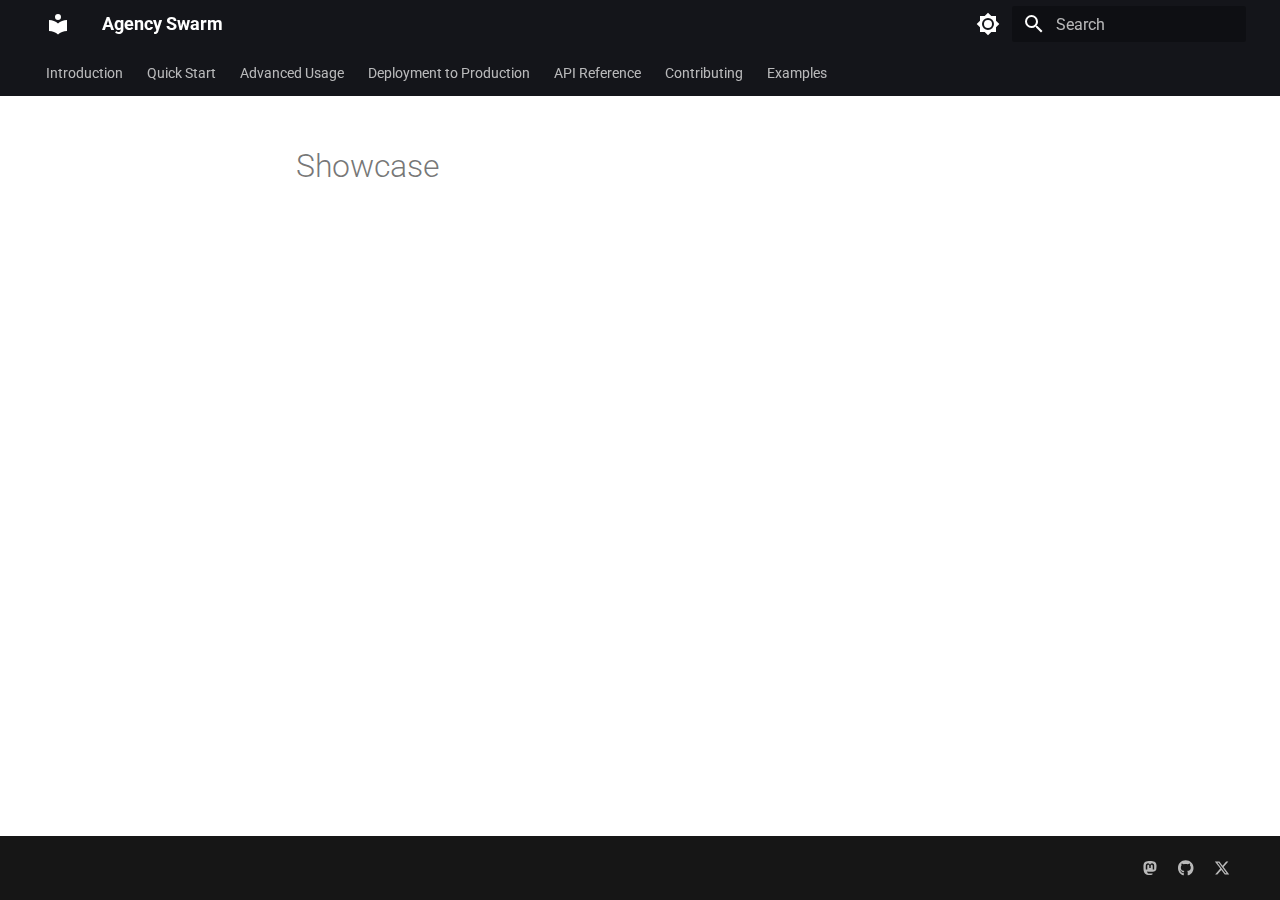
<file: introduction/showcase/index.html>
<!doctype html>
<html lang="en" class="no-js">
  <head>
    
      <meta charset="utf-8">
      <meta name="viewport" content="width=device-width,initial-scale=1">
      
        <meta name="description" content="A an open source agent orchestration framework based on the latest OpenAI Assistants API.">
      
      
        <meta name="author" content="Arsenii Shatokhin">
      
      
      
      
      
      <link rel="icon" href="../../assets/images/favicon.png">
      <meta name="generator" content="mkdocs-1.5.3, mkdocs-material-9.5.18">
    
    
      
        <title>Showcase - Agency Swarm</title>
      
    
    
      <link rel="stylesheet" href="../../assets/stylesheets/main.66ac8b77.min.css">
      
        
        <link rel="stylesheet" href="../../assets/stylesheets/palette.06af60db.min.css">
      
      


    
    
      
    
    
      
        
        
        <link rel="preconnect" href="https://fonts.gstatic.com" crossorigin>
        <link rel="stylesheet" href="https://fonts.googleapis.com/css?family=Roboto:300,300i,400,400i,700,700i%7CRoboto+Mono:400,400i,700,700i&display=fallback">
        <style>:root{--md-text-font:"Roboto";--md-code-font:"Roboto Mono"}</style>
      
    
    
      <link rel="stylesheet" href="../../assets/_mkdocstrings.css">
    
    <script>__md_scope=new URL("../..",location),__md_hash=e=>[...e].reduce((e,_)=>(e<<5)-e+_.charCodeAt(0),0),__md_get=(e,_=localStorage,t=__md_scope)=>JSON.parse(_.getItem(t.pathname+"."+e)),__md_set=(e,_,t=localStorage,a=__md_scope)=>{try{t.setItem(a.pathname+"."+e,JSON.stringify(_))}catch(e){}}</script>
    
      

    
    
    
  </head>
  
  
    
    
      
    
    
    
    
    <body dir="ltr" data-md-color-scheme="default" data-md-color-primary="black" data-md-color-accent="indigo">
  
    
    <input class="md-toggle" data-md-toggle="drawer" type="checkbox" id="__drawer" autocomplete="off">
    <input class="md-toggle" data-md-toggle="search" type="checkbox" id="__search" autocomplete="off">
    <label class="md-overlay" for="__drawer"></label>
    <div data-md-component="skip">
      
    </div>
    <div data-md-component="announce">
      
    </div>
    
    
      

<header class="md-header" data-md-component="header">
  <nav class="md-header__inner md-grid" aria-label="Header">
    <a href="../.." title="Agency Swarm" class="md-header__button md-logo" aria-label="Agency Swarm" data-md-component="logo">
      
  
  <svg xmlns="http://www.w3.org/2000/svg" viewBox="0 0 24 24"><path d="M12 8a3 3 0 0 0 3-3 3 3 0 0 0-3-3 3 3 0 0 0-3 3 3 3 0 0 0 3 3m0 3.54C9.64 9.35 6.5 8 3 8v11c3.5 0 6.64 1.35 9 3.54 2.36-2.19 5.5-3.54 9-3.54V8c-3.5 0-6.64 1.35-9 3.54Z"/></svg>

    </a>
    <label class="md-header__button md-icon" for="__drawer">
      
      <svg xmlns="http://www.w3.org/2000/svg" viewBox="0 0 24 24"><path d="M3 6h18v2H3V6m0 5h18v2H3v-2m0 5h18v2H3v-2Z"/></svg>
    </label>
    <div class="md-header__title" data-md-component="header-title">
      <div class="md-header__ellipsis">
        <div class="md-header__topic">
          <span class="md-ellipsis">
            Agency Swarm
          </span>
        </div>
        <div class="md-header__topic" data-md-component="header-topic">
          <span class="md-ellipsis">
            
              Showcase
            
          </span>
        </div>
      </div>
    </div>
    
      
        <form class="md-header__option" data-md-component="palette">
  
    
    
    
    <input class="md-option" data-md-color-media="(prefers-color-scheme: light)" data-md-color-scheme="default" data-md-color-primary="black" data-md-color-accent="indigo"  aria-label="Switch to dark mode"  type="radio" name="__palette" id="__palette_0">
    
      <label class="md-header__button md-icon" title="Switch to dark mode" for="__palette_1" hidden>
        <svg xmlns="http://www.w3.org/2000/svg" viewBox="0 0 24 24"><path d="M12 8a4 4 0 0 0-4 4 4 4 0 0 0 4 4 4 4 0 0 0 4-4 4 4 0 0 0-4-4m0 10a6 6 0 0 1-6-6 6 6 0 0 1 6-6 6 6 0 0 1 6 6 6 6 0 0 1-6 6m8-9.31V4h-4.69L12 .69 8.69 4H4v4.69L.69 12 4 15.31V20h4.69L12 23.31 15.31 20H20v-4.69L23.31 12 20 8.69Z"/></svg>
      </label>
    
  
    
    
    
    <input class="md-option" data-md-color-media="(prefers-color-scheme: dark)" data-md-color-scheme="slate" data-md-color-primary="amber" data-md-color-accent="yellow"  aria-label="Switch to system preference"  type="radio" name="__palette" id="__palette_1">
    
      <label class="md-header__button md-icon" title="Switch to system preference" for="__palette_0" hidden>
        <svg xmlns="http://www.w3.org/2000/svg" viewBox="0 0 24 24"><path d="M12 18c-.89 0-1.74-.2-2.5-.55C11.56 16.5 13 14.42 13 12c0-2.42-1.44-4.5-3.5-5.45C10.26 6.2 11.11 6 12 6a6 6 0 0 1 6 6 6 6 0 0 1-6 6m8-9.31V4h-4.69L12 .69 8.69 4H4v4.69L.69 12 4 15.31V20h4.69L12 23.31 15.31 20H20v-4.69L23.31 12 20 8.69Z"/></svg>
      </label>
    
  
</form>
      
    
    
      <script>var media,input,key,value,palette=__md_get("__palette");if(palette&&palette.color){"(prefers-color-scheme)"===palette.color.media&&(media=matchMedia("(prefers-color-scheme: light)"),input=document.querySelector(media.matches?"[data-md-color-media='(prefers-color-scheme: light)']":"[data-md-color-media='(prefers-color-scheme: dark)']"),palette.color.media=input.getAttribute("data-md-color-media"),palette.color.scheme=input.getAttribute("data-md-color-scheme"),palette.color.primary=input.getAttribute("data-md-color-primary"),palette.color.accent=input.getAttribute("data-md-color-accent"));for([key,value]of Object.entries(palette.color))document.body.setAttribute("data-md-color-"+key,value)}</script>
    
    
    
      <label class="md-header__button md-icon" for="__search">
        
        <svg xmlns="http://www.w3.org/2000/svg" viewBox="0 0 24 24"><path d="M9.5 3A6.5 6.5 0 0 1 16 9.5c0 1.61-.59 3.09-1.56 4.23l.27.27h.79l5 5-1.5 1.5-5-5v-.79l-.27-.27A6.516 6.516 0 0 1 9.5 16 6.5 6.5 0 0 1 3 9.5 6.5 6.5 0 0 1 9.5 3m0 2C7 5 5 7 5 9.5S7 14 9.5 14 14 12 14 9.5 12 5 9.5 5Z"/></svg>
      </label>
      <div class="md-search" data-md-component="search" role="dialog">
  <label class="md-search__overlay" for="__search"></label>
  <div class="md-search__inner" role="search">
    <form class="md-search__form" name="search">
      <input type="text" class="md-search__input" name="query" aria-label="Search" placeholder="Search" autocapitalize="off" autocorrect="off" autocomplete="off" spellcheck="false" data-md-component="search-query" required>
      <label class="md-search__icon md-icon" for="__search">
        
        <svg xmlns="http://www.w3.org/2000/svg" viewBox="0 0 24 24"><path d="M9.5 3A6.5 6.5 0 0 1 16 9.5c0 1.61-.59 3.09-1.56 4.23l.27.27h.79l5 5-1.5 1.5-5-5v-.79l-.27-.27A6.516 6.516 0 0 1 9.5 16 6.5 6.5 0 0 1 3 9.5 6.5 6.5 0 0 1 9.5 3m0 2C7 5 5 7 5 9.5S7 14 9.5 14 14 12 14 9.5 12 5 9.5 5Z"/></svg>
        
        <svg xmlns="http://www.w3.org/2000/svg" viewBox="0 0 24 24"><path d="M20 11v2H8l5.5 5.5-1.42 1.42L4.16 12l7.92-7.92L13.5 5.5 8 11h12Z"/></svg>
      </label>
      <nav class="md-search__options" aria-label="Search">
        
          <a href="javascript:void(0)" class="md-search__icon md-icon" title="Share" aria-label="Share" data-clipboard data-clipboard-text="" data-md-component="search-share" tabindex="-1">
            
            <svg xmlns="http://www.w3.org/2000/svg" viewBox="0 0 24 24"><path d="M18 16.08c-.76 0-1.44.3-1.96.77L8.91 12.7c.05-.23.09-.46.09-.7 0-.24-.04-.47-.09-.7l7.05-4.11c.54.5 1.25.81 2.04.81a3 3 0 0 0 3-3 3 3 0 0 0-3-3 3 3 0 0 0-3 3c0 .24.04.47.09.7L8.04 9.81C7.5 9.31 6.79 9 6 9a3 3 0 0 0-3 3 3 3 0 0 0 3 3c.79 0 1.5-.31 2.04-.81l7.12 4.15c-.05.21-.08.43-.08.66 0 1.61 1.31 2.91 2.92 2.91 1.61 0 2.92-1.3 2.92-2.91A2.92 2.92 0 0 0 18 16.08Z"/></svg>
          </a>
        
        <button type="reset" class="md-search__icon md-icon" title="Clear" aria-label="Clear" tabindex="-1">
          
          <svg xmlns="http://www.w3.org/2000/svg" viewBox="0 0 24 24"><path d="M19 6.41 17.59 5 12 10.59 6.41 5 5 6.41 10.59 12 5 17.59 6.41 19 12 13.41 17.59 19 19 17.59 13.41 12 19 6.41Z"/></svg>
        </button>
      </nav>
      
        <div class="md-search__suggest" data-md-component="search-suggest"></div>
      
    </form>
    <div class="md-search__output">
      <div class="md-search__scrollwrap" data-md-scrollfix>
        <div class="md-search-result" data-md-component="search-result">
          <div class="md-search-result__meta">
            Initializing search
          </div>
          <ol class="md-search-result__list" role="presentation"></ol>
        </div>
      </div>
    </div>
  </div>
</div>
    
    
  </nav>
  
</header>
    
    <div class="md-container" data-md-component="container">
      
      
        
          
            
<nav class="md-tabs" aria-label="Tabs" data-md-component="tabs">
  <div class="md-grid">
    <ul class="md-tabs__list">
      
        
  
  
  
    <li class="md-tabs__item">
      <a href="../.." class="md-tabs__link">
        
  
    
  
  Introduction

      </a>
    </li>
  

      
        
  
  
  
    <li class="md-tabs__item">
      <a href="../../quick_start/" class="md-tabs__link">
        
  
    
  
  Quick Start

      </a>
    </li>
  

      
        
  
  
  
    
    
      <li class="md-tabs__item">
        <a href="../../advanced-usage/tools/" class="md-tabs__link">
          
  
    
  
  Advanced Usage

        </a>
      </li>
    
  

      
        
  
  
  
    <li class="md-tabs__item">
      <a href="../../deployment/" class="md-tabs__link">
        
  
    
  
  Deployment to Production

      </a>
    </li>
  

      
        
  
  
  
    <li class="md-tabs__item">
      <a href="../../api/" class="md-tabs__link">
        
  
    
  
  API Reference

      </a>
    </li>
  

      
        
  
  
  
    <li class="md-tabs__item">
      <a href="../../contributing/" class="md-tabs__link">
        
  
    
  
  Contributing

      </a>
    </li>
  

      
        
  
  
  
    <li class="md-tabs__item">
      <a href="../../examples/" class="md-tabs__link">
        
  
    
  
  Examples

      </a>
    </li>
  

      
    </ul>
  </div>
</nav>
          
        
      
      <main class="md-main" data-md-component="main">
        <div class="md-main__inner md-grid">
          
            
              
              <div class="md-sidebar md-sidebar--primary" data-md-component="sidebar" data-md-type="navigation" >
                <div class="md-sidebar__scrollwrap">
                  <div class="md-sidebar__inner">
                    


  


<nav class="md-nav md-nav--primary md-nav--lifted" aria-label="Navigation" data-md-level="0">
  <label class="md-nav__title" for="__drawer">
    <a href="../.." title="Agency Swarm" class="md-nav__button md-logo" aria-label="Agency Swarm" data-md-component="logo">
      
  
  <svg xmlns="http://www.w3.org/2000/svg" viewBox="0 0 24 24"><path d="M12 8a3 3 0 0 0 3-3 3 3 0 0 0-3-3 3 3 0 0 0-3 3 3 3 0 0 0 3 3m0 3.54C9.64 9.35 6.5 8 3 8v11c3.5 0 6.64 1.35 9 3.54 2.36-2.19 5.5-3.54 9-3.54V8c-3.5 0-6.64 1.35-9 3.54Z"/></svg>

    </a>
    Agency Swarm
  </label>
  
  <ul class="md-nav__list" data-md-scrollfix>
    
      
      
  
  
  
  
    <li class="md-nav__item">
      <a href="../.." class="md-nav__link">
        
  
  <span class="md-ellipsis">
    Introduction
  </span>
  

      </a>
    </li>
  

    
      
      
  
  
  
  
    <li class="md-nav__item">
      <a href="../../quick_start/" class="md-nav__link">
        
  
  <span class="md-ellipsis">
    Quick Start
  </span>
  

      </a>
    </li>
  

    
      
      
  
  
  
  
    
    
      
        
      
        
      
        
      
        
      
    
    
      
      
    
    
      
        
        
      
    
    <li class="md-nav__item md-nav__item--pruned md-nav__item--nested">
      
        
  
  
    <a href="../../advanced-usage/tools/" class="md-nav__link">
      
  
  <span class="md-ellipsis">
    Advanced Usage
  </span>
  

      
        <span class="md-nav__icon md-icon"></span>
      
    </a>
  

      
    </li>
  

    
      
      
  
  
  
  
    <li class="md-nav__item">
      <a href="../../deployment/" class="md-nav__link">
        
  
  <span class="md-ellipsis">
    Deployment to Production
  </span>
  

      </a>
    </li>
  

    
      
      
  
  
  
  
    <li class="md-nav__item">
      <a href="../../api/" class="md-nav__link">
        
  
  <span class="md-ellipsis">
    API Reference
  </span>
  

      </a>
    </li>
  

    
      
      
  
  
  
  
    <li class="md-nav__item">
      <a href="../../contributing/" class="md-nav__link">
        
  
  <span class="md-ellipsis">
    Contributing
  </span>
  

      </a>
    </li>
  

    
      
      
  
  
  
  
    <li class="md-nav__item">
      <a href="../../examples/" class="md-nav__link">
        
  
  <span class="md-ellipsis">
    Examples
  </span>
  

      </a>
    </li>
  

    
  </ul>
</nav>
                  </div>
                </div>
              </div>
            
            
              
              <div class="md-sidebar md-sidebar--secondary" data-md-component="sidebar" data-md-type="toc" >
                <div class="md-sidebar__scrollwrap">
                  <div class="md-sidebar__inner">
                    

<nav class="md-nav md-nav--secondary" aria-label="Table of contents">
  
  
  
  
</nav>
                  </div>
                </div>
              </div>
            
          
          
            <div class="md-content" data-md-component="content">
              <article class="md-content__inner md-typeset">
                
                  


  <h1>Showcase</h1>














                
              </article>
            </div>
          
          
<script>var target=document.getElementById(location.hash.slice(1));target&&target.name&&(target.checked=target.name.startsWith("__tabbed_"))</script>
        </div>
        
          <button type="button" class="md-top md-icon" data-md-component="top" hidden>
  
  <svg xmlns="http://www.w3.org/2000/svg" viewBox="0 0 24 24"><path d="M13 20h-2V8l-5.5 5.5-1.42-1.42L12 4.16l7.92 7.92-1.42 1.42L13 8v12Z"/></svg>
  Back to top
</button>
        
      </main>
      
        <footer class="md-footer">
  
    
  
  <div class="md-footer-meta md-typeset">
    <div class="md-footer-meta__inner md-grid">
      <div class="md-copyright">
  
  
</div>
      
        <div class="md-social">
  
    
    
      
    
    
    
      
      
    
    <a href="https://www.vrsen.ai/" target="_blank" rel="noopener me" title="www.vrsen.ai" class="md-social__link">
      <svg xmlns="http://www.w3.org/2000/svg" viewBox="0 0 448 512"><!--! Font Awesome Free 6.5.2 by @fontawesome - https://fontawesome.com License - https://fontawesome.com/license/free (Icons: CC BY 4.0, Fonts: SIL OFL 1.1, Code: MIT License) Copyright 2024 Fonticons, Inc.--><path d="M433 179.11c0-97.2-63.71-125.7-63.71-125.7-62.52-28.7-228.56-28.4-290.48 0 0 0-63.72 28.5-63.72 125.7 0 115.7-6.6 259.4 105.63 289.1 40.51 10.7 75.32 13 103.33 11.4 50.81-2.8 79.32-18.1 79.32-18.1l-1.7-36.9s-36.31 11.4-77.12 10.1c-40.41-1.4-83-4.4-89.63-54a102.54 102.54 0 0 1-.9-13.9c85.63 20.9 158.65 9.1 178.75 6.7 56.12-6.7 105-41.3 111.23-72.9 9.8-49.8 9-121.5 9-121.5zm-75.12 125.2h-46.63v-114.2c0-49.7-64-51.6-64 6.9v62.5h-46.33V197c0-58.5-64-56.6-64-6.9v114.2H90.19c0-122.1-5.2-147.9 18.41-175 25.9-28.9 79.82-30.8 103.83 6.1l11.6 19.5 11.6-19.5c24.11-37.1 78.12-34.8 103.83-6.1 23.71 27.3 18.4 53 18.4 175z"/></svg>
    </a>
  
    
    
    
    
      
      
    
    <a href="https://github.com/VRSEN/agency-swarm" target="_blank" rel="noopener" title="github.com" class="md-social__link">
      <svg xmlns="http://www.w3.org/2000/svg" viewBox="0 0 496 512"><!--! Font Awesome Free 6.5.2 by @fontawesome - https://fontawesome.com License - https://fontawesome.com/license/free (Icons: CC BY 4.0, Fonts: SIL OFL 1.1, Code: MIT License) Copyright 2024 Fonticons, Inc.--><path d="M165.9 397.4c0 2-2.3 3.6-5.2 3.6-3.3.3-5.6-1.3-5.6-3.6 0-2 2.3-3.6 5.2-3.6 3-.3 5.6 1.3 5.6 3.6zm-31.1-4.5c-.7 2 1.3 4.3 4.3 4.9 2.6 1 5.6 0 6.2-2s-1.3-4.3-4.3-5.2c-2.6-.7-5.5.3-6.2 2.3zm44.2-1.7c-2.9.7-4.9 2.6-4.6 4.9.3 2 2.9 3.3 5.9 2.6 2.9-.7 4.9-2.6 4.6-4.6-.3-1.9-3-3.2-5.9-2.9zM244.8 8C106.1 8 0 113.3 0 252c0 110.9 69.8 205.8 169.5 239.2 12.8 2.3 17.3-5.6 17.3-12.1 0-6.2-.3-40.4-.3-61.4 0 0-70 15-84.7-29.8 0 0-11.4-29.1-27.8-36.6 0 0-22.9-15.7 1.6-15.4 0 0 24.9 2 38.6 25.8 21.9 38.6 58.6 27.5 72.9 20.9 2.3-16 8.8-27.1 16-33.7-55.9-6.2-112.3-14.3-112.3-110.5 0-27.5 7.6-41.3 23.6-58.9-2.6-6.5-11.1-33.3 2.6-67.9 20.9-6.5 69 27 69 27 20-5.6 41.5-8.5 62.8-8.5s42.8 2.9 62.8 8.5c0 0 48.1-33.6 69-27 13.7 34.7 5.2 61.4 2.6 67.9 16 17.7 25.8 31.5 25.8 58.9 0 96.5-58.9 104.2-114.8 110.5 9.2 7.9 17 22.9 17 46.4 0 33.7-.3 75.4-.3 83.6 0 6.5 4.6 14.4 17.3 12.1C428.2 457.8 496 362.9 496 252 496 113.3 383.5 8 244.8 8zM97.2 352.9c-1.3 1-1 3.3.7 5.2 1.6 1.6 3.9 2.3 5.2 1 1.3-1 1-3.3-.7-5.2-1.6-1.6-3.9-2.3-5.2-1zm-10.8-8.1c-.7 1.3.3 2.9 2.3 3.9 1.6 1 3.6.7 4.3-.7.7-1.3-.3-2.9-2.3-3.9-2-.6-3.6-.3-4.3.7zm32.4 35.6c-1.6 1.3-1 4.3 1.3 6.2 2.3 2.3 5.2 2.6 6.5 1 1.3-1.3.7-4.3-1.3-6.2-2.2-2.3-5.2-2.6-6.5-1zm-11.4-14.7c-1.6 1-1.6 3.6 0 5.9 1.6 2.3 4.3 3.3 5.6 2.3 1.6-1.3 1.6-3.9 0-6.2-1.4-2.3-4-3.3-5.6-2z"/></svg>
    </a>
  
    
    
    
    
      
      
    
    <a href="https://twitter.com/__vrsen__" target="_blank" rel="noopener" title="twitter.com" class="md-social__link">
      <svg xmlns="http://www.w3.org/2000/svg" viewBox="0 0 512 512"><!--! Font Awesome Free 6.5.2 by @fontawesome - https://fontawesome.com License - https://fontawesome.com/license/free (Icons: CC BY 4.0, Fonts: SIL OFL 1.1, Code: MIT License) Copyright 2024 Fonticons, Inc.--><path d="M389.2 48h70.6L305.6 224.2 487 464H345L233.7 318.6 106.5 464H35.8l164.9-188.5L26.8 48h145.6l100.5 132.9L389.2 48zm-24.8 373.8h39.1L151.1 88h-42l255.3 333.8z"/></svg>
    </a>
  
</div>
      
    </div>
  </div>
</footer>
      
    </div>
    <div class="md-dialog" data-md-component="dialog">
      <div class="md-dialog__inner md-typeset"></div>
    </div>
    
      <div class="md-progress" data-md-component="progress" role="progressbar"></div>
    
    
    <script id="__config" type="application/json">{"base": "../..", "features": ["search.suggest", "search.highlight", "search.share", "navigation.expand", "navigation.footer", "navigation.indexes", "navigation.instant", "navigation.instant.prefetch", "navigation.instant.progress", "navigation.prune", "navigation.tabs", "navigation.top", "navigation.tracking", "content.code.select", "content.code.copy"], "search": "../../assets/javascripts/workers/search.b8dbb3d2.min.js", "translations": {"clipboard.copied": "Copied to clipboard", "clipboard.copy": "Copy to clipboard", "search.result.more.one": "1 more on this page", "search.result.more.other": "# more on this page", "search.result.none": "No matching documents", "search.result.one": "1 matching document", "search.result.other": "# matching documents", "search.result.placeholder": "Type to start searching", "search.result.term.missing": "Missing", "select.version": "Select version"}}</script>
    
    
      <script src="../../assets/javascripts/bundle.3220b9d7.min.js"></script>
      
    
  </body>
</html>
</file>
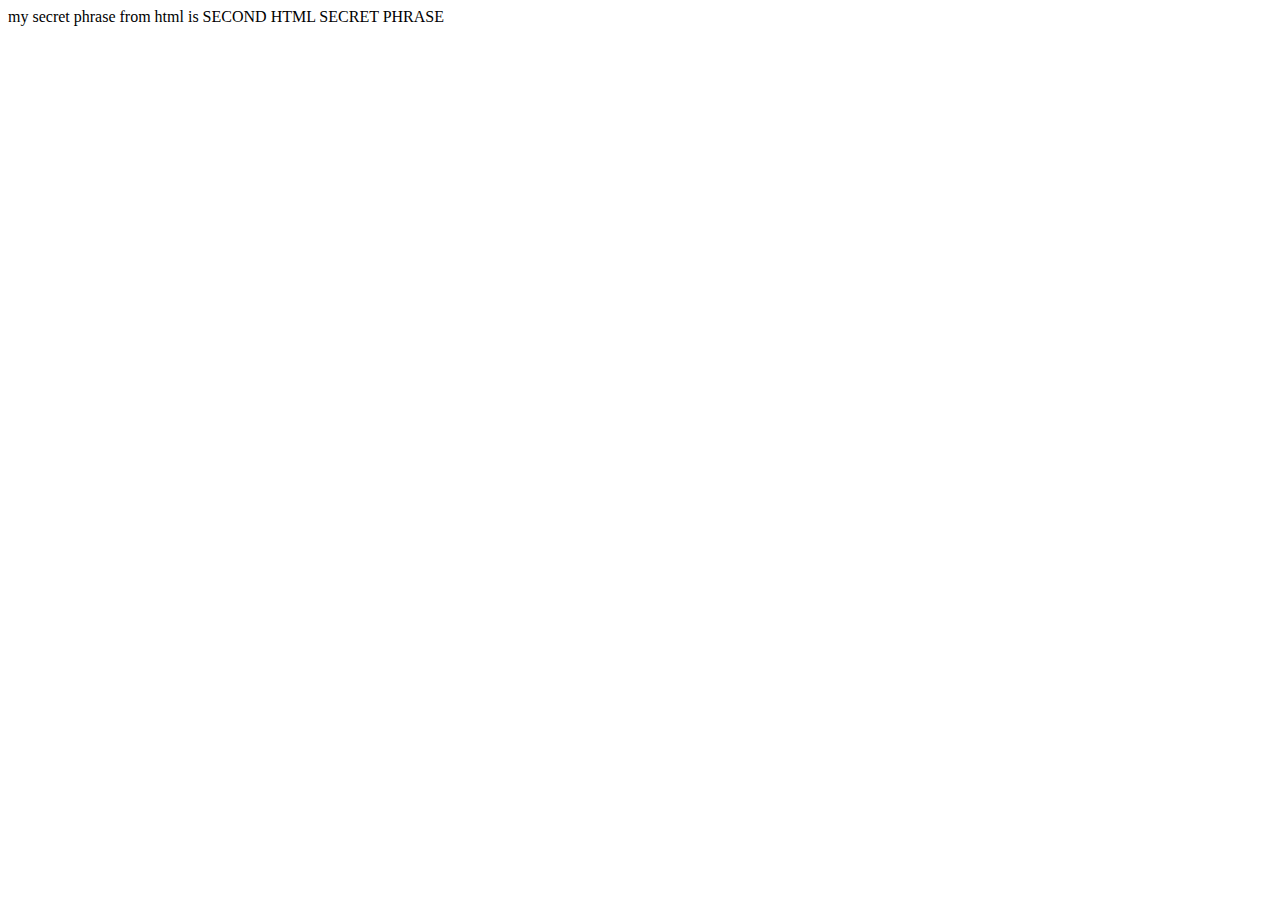
<file: tests/data/files/test-html.html>
<!doctype html>
<html lang="en">
  <head>
    <meta charset="utf-8" />
    <link rel="shortcut icon" href="%PUBLIC_URL%/favicon.ico" />
    <meta name="viewport" content="initial-scale=1, width=device-width" />
    <title>
      my secret phrase from html head TITLE is FIRST HTML SECRET PHRASE from
      head TITLE
    </title>
    <!-- Fonts to support Material Design -->
    <link rel="preconnect" href="https://fonts.googleapis.com" />
    <link rel="preconnect" href="https://fonts.gstatic.com" crossorigin />
    <link
      rel="stylesheet"
      href="https://fonts.googleapis.com/css2?family=Roboto:wght@300;400;500;600;700&display=swap"
    />

    <link
      href="https://fonts.googleapis.com/css2?family=Public+Sans:wght@400;500;600;700;800;900&family=Barlow:wght@400;500;600;700;800;900&display=swap"
      rel="stylesheet"
    />
  </head>
  <body>
    <noscript>You need to enable JavaScript to run this app.</noscript>
    <div id="root">my secret phrase from html is SECOND HTML SECRET PHRASE</div>
  </body>
</html>
</file>
<file: assets/_mkdocstrings.css>
/* Avoid breaking parameter names, etc. in table cells. */
.doc-contents td code {
  word-break: normal !important;
}

/* No line break before first paragraph of descriptions. */
.doc-md-description,
.doc-md-description>p:first-child {
  display: inline;
}

/* Max width for docstring sections tables. */
.doc .md-typeset__table,
.doc .md-typeset__table table {
  display: table !important;
  width: 100%;
}

.doc .md-typeset__table tr {
  display: table-row;
}

/* Defaults in Spacy table style. */
.doc-param-default {
  float: right;
}

/* Symbols in Navigation and ToC. */
:root,
[data-md-color-scheme="default"] {
  --doc-symbol-attribute-fg-color: #953800;
  --doc-symbol-function-fg-color: #8250df;
  --doc-symbol-method-fg-color: #8250df;
  --doc-symbol-class-fg-color: #0550ae;
  --doc-symbol-module-fg-color: #5cad0f;

  --doc-symbol-attribute-bg-color: #9538001a;
  --doc-symbol-function-bg-color: #8250df1a;
  --doc-symbol-method-bg-color: #8250df1a;
  --doc-symbol-class-bg-color: #0550ae1a;
  --doc-symbol-module-bg-color: #5cad0f1a;
}

[data-md-color-scheme="slate"] {
  --doc-symbol-attribute-fg-color: #ffa657;
  --doc-symbol-function-fg-color: #d2a8ff;
  --doc-symbol-method-fg-color: #d2a8ff;
  --doc-symbol-class-fg-color: #79c0ff;
  --doc-symbol-module-fg-color: #baff79;

  --doc-symbol-attribute-bg-color: #ffa6571a;
  --doc-symbol-function-bg-color: #d2a8ff1a;
  --doc-symbol-method-bg-color: #d2a8ff1a;
  --doc-symbol-class-bg-color: #79c0ff1a;
  --doc-symbol-module-bg-color: #baff791a;
}

code.doc-symbol {
  border-radius: .1rem;
  font-size: .85em;
  padding: 0 .3em;
  font-weight: bold;
}

code.doc-symbol-attribute {
  color: var(--doc-symbol-attribute-fg-color);
  background-color: var(--doc-symbol-attribute-bg-color);
}

code.doc-symbol-attribute::after {
  content: "attr";
}

code.doc-symbol-function {
  color: var(--doc-symbol-function-fg-color);
  background-color: var(--doc-symbol-function-bg-color);
}

code.doc-symbol-function::after {
  content: "func";
}

code.doc-symbol-method {
  color: var(--doc-symbol-method-fg-color);
  background-color: var(--doc-symbol-method-bg-color);
}

code.doc-symbol-method::after {
  content: "meth";
}

code.doc-symbol-class {
  color: var(--doc-symbol-class-fg-color);
  background-color: var(--doc-symbol-class-bg-color);
}

code.doc-symbol-class::after {
  content: "class";
}

code.doc-symbol-module {
  color: var(--doc-symbol-module-fg-color);
  background-color: var(--doc-symbol-module-bg-color);
}

code.doc-symbol-module::after {
  content: "mod";
}

.doc-signature .autorefs {
  color: inherit;
  border-bottom: 1px dotted currentcolor;
}
</file>
<file: assets/stylesheets/main.66ac8b77.min.css>
@charset "UTF-8";html{-webkit-text-size-adjust:none;-moz-text-size-adjust:none;text-size-adjust:none;box-sizing:border-box}*,:after,:before{box-sizing:inherit}@media (prefers-reduced-motion){*,:after,:before{transition:none!important}}body{margin:0}a,button,input,label{-webkit-tap-highlight-color:transparent}a{color:inherit;text-decoration:none}hr{border:0;box-sizing:initial;display:block;height:.05rem;overflow:visible;padding:0}small{font-size:80%}sub,sup{line-height:1em}img{border-style:none}table{border-collapse:initial;border-spacing:0}td,th{font-weight:400;vertical-align:top}button{background:#0000;border:0;font-family:inherit;font-size:inherit;margin:0;padding:0}input{border:0;outline:none}:root{--md-primary-fg-color:#4051b5;--md-primary-fg-color--light:#5d6cc0;--md-primary-fg-color--dark:#303fa1;--md-primary-bg-color:#fff;--md-primary-bg-color--light:#ffffffb3;--md-accent-fg-color:#526cfe;--md-accent-fg-color--transparent:#526cfe1a;--md-accent-bg-color:#fff;--md-accent-bg-color--light:#ffffffb3}[data-md-color-scheme=default]{color-scheme:light}[data-md-color-scheme=default] img[src$="#gh-dark-mode-only"],[data-md-color-scheme=default] img[src$="#only-dark"]{display:none}:root,[data-md-color-scheme=default]{--md-hue:225deg;--md-default-fg-color:#000000de;--md-default-fg-color--light:#0000008a;--md-default-fg-color--lighter:#00000052;--md-default-fg-color--lightest:#00000012;--md-default-bg-color:#fff;--md-default-bg-color--light:#ffffffb3;--md-default-bg-color--lighter:#ffffff4d;--md-default-bg-color--lightest:#ffffff1f;--md-code-fg-color:#36464e;--md-code-bg-color:#f5f5f5;--md-code-hl-color:#4287ff;--md-code-hl-color--light:#4287ff1a;--md-code-hl-number-color:#d52a2a;--md-code-hl-special-color:#db1457;--md-code-hl-function-color:#a846b9;--md-code-hl-constant-color:#6e59d9;--md-code-hl-keyword-color:#3f6ec6;--md-code-hl-string-color:#1c7d4d;--md-code-hl-name-color:var(--md-code-fg-color);--md-code-hl-operator-color:var(--md-default-fg-color--light);--md-code-hl-punctuation-color:var(--md-default-fg-color--light);--md-code-hl-comment-color:var(--md-default-fg-color--light);--md-code-hl-generic-color:var(--md-default-fg-color--light);--md-code-hl-variable-color:var(--md-default-fg-color--light);--md-typeset-color:var(--md-default-fg-color);--md-typeset-a-color:var(--md-primary-fg-color);--md-typeset-del-color:#f5503d26;--md-typeset-ins-color:#0bd57026;--md-typeset-kbd-color:#fafafa;--md-typeset-kbd-accent-color:#fff;--md-typeset-kbd-border-color:#b8b8b8;--md-typeset-mark-color:#ffff0080;--md-typeset-table-color:#0000001f;--md-typeset-table-color--light:rgba(0,0,0,.035);--md-admonition-fg-color:var(--md-default-fg-color);--md-admonition-bg-color:var(--md-default-bg-color);--md-warning-fg-color:#000000de;--md-warning-bg-color:#ff9;--md-footer-fg-color:#fff;--md-footer-fg-color--light:#ffffffb3;--md-footer-fg-color--lighter:#ffffff73;--md-footer-bg-color:#000000de;--md-footer-bg-color--dark:#00000052;--md-shadow-z1:0 0.2rem 0.5rem #0000000d,0 0 0.05rem #0000001a;--md-shadow-z2:0 0.2rem 0.5rem #0000001a,0 0 0.05rem #00000040;--md-shadow-z3:0 0.2rem 0.5rem #0003,0 0 0.05rem #00000059}.md-icon svg{fill:currentcolor;display:block;height:1.2rem;width:1.2rem}body{-webkit-font-smoothing:antialiased;-moz-osx-font-smoothing:grayscale;--md-text-font-family:var(--md-text-font,_),-apple-system,BlinkMacSystemFont,Helvetica,Arial,sans-serif;--md-code-font-family:var(--md-code-font,_),SFMono-Regular,Consolas,Menlo,monospace}aside,body,input{font-feature-settings:"kern","liga";color:var(--md-typeset-color);font-family:var(--md-text-font-family)}code,kbd,pre{font-feature-settings:"kern";font-family:var(--md-code-font-family)}:root{--md-typeset-table-sort-icon:url('data:image/svg+xml;charset=utf-8,<svg xmlns="http://www.w3.org/2000/svg" viewBox="0 0 24 24"><path d="m18 21-4-4h3V7h-3l4-4 4 4h-3v10h3M2 19v-2h10v2M2 13v-2h7v2M2 7V5h4v2H2Z"/></svg>');--md-typeset-table-sort-icon--asc:url('data:image/svg+xml;charset=utf-8,<svg xmlns="http://www.w3.org/2000/svg" viewBox="0 0 24 24"><path d="M19 17h3l-4 4-4-4h3V3h2M2 17h10v2H2M6 5v2H2V5m0 6h7v2H2v-2Z"/></svg>');--md-typeset-table-sort-icon--desc:url('data:image/svg+xml;charset=utf-8,<svg xmlns="http://www.w3.org/2000/svg" viewBox="0 0 24 24"><path d="M19 7h3l-4-4-4 4h3v14h2M2 17h10v2H2M6 5v2H2V5m0 6h7v2H2v-2Z"/></svg>')}.md-typeset{-webkit-print-color-adjust:exact;color-adjust:exact;font-size:.8rem;line-height:1.6}@media print{.md-typeset{font-size:.68rem}}.md-typeset blockquote,.md-typeset dl,.md-typeset figure,.md-typeset ol,.md-typeset pre,.md-typeset ul{margin-bottom:1em;margin-top:1em}.md-typeset h1{color:var(--md-default-fg-color--light);font-size:2em;line-height:1.3;margin:0 0 1.25em}.md-typeset h1,.md-typeset h2{font-weight:300;letter-spacing:-.01em}.md-typeset h2{font-size:1.5625em;line-height:1.4;margin:1.6em 0 .64em}.md-typeset h3{font-size:1.25em;font-weight:400;letter-spacing:-.01em;line-height:1.5;margin:1.6em 0 .8em}.md-typeset h2+h3{margin-top:.8em}.md-typeset h4{font-weight:700;letter-spacing:-.01em;margin:1em 0}.md-typeset h5,.md-typeset h6{color:var(--md-default-fg-color--light);font-size:.8em;font-weight:700;letter-spacing:-.01em;margin:1.25em 0}.md-typeset h5{text-transform:uppercase}.md-typeset hr{border-bottom:.05rem solid var(--md-default-fg-color--lightest);display:flow-root;margin:1.5em 0}.md-typeset a{color:var(--md-typeset-a-color);word-break:break-word}.md-typeset a,.md-typeset a:before{transition:color 125ms}.md-typeset a:focus,.md-typeset a:hover{color:var(--md-accent-fg-color)}.md-typeset a:focus code,.md-typeset a:hover code{background-color:var(--md-accent-fg-color--transparent)}.md-typeset a code{color:currentcolor;transition:background-color 125ms}.md-typeset a.focus-visible{outline-color:var(--md-accent-fg-color);outline-offset:.2rem}.md-typeset code,.md-typeset kbd,.md-typeset pre{color:var(--md-code-fg-color);direction:ltr;font-variant-ligatures:none}@media print{.md-typeset code,.md-typeset kbd,.md-typeset pre{white-space:pre-wrap}}.md-typeset code{background-color:var(--md-code-bg-color);border-radius:.1rem;-webkit-box-decoration-break:clone;box-decoration-break:clone;font-size:.85em;padding:0 .2941176471em;word-break:break-word}.md-typeset code:not(.focus-visible){-webkit-tap-highlight-color:transparent;outline:none}.md-typeset pre{display:flow-root;line-height:1.4;position:relative}.md-typeset pre>code{-webkit-box-decoration-break:slice;box-decoration-break:slice;box-shadow:none;display:block;margin:0;outline-color:var(--md-accent-fg-color);overflow:auto;padding:.7720588235em 1.1764705882em;scrollbar-color:var(--md-default-fg-color--lighter) #0000;scrollbar-width:thin;touch-action:auto;word-break:normal}.md-typeset pre>code:hover{scrollbar-color:var(--md-accent-fg-color) #0000}.md-typeset pre>code::-webkit-scrollbar{height:.2rem;width:.2rem}.md-typeset pre>code::-webkit-scrollbar-thumb{background-color:var(--md-default-fg-color--lighter)}.md-typeset pre>code::-webkit-scrollbar-thumb:hover{background-color:var(--md-accent-fg-color)}.md-typeset kbd{background-color:var(--md-typeset-kbd-color);border-radius:.1rem;box-shadow:0 .1rem 0 .05rem var(--md-typeset-kbd-border-color),0 .1rem 0 var(--md-typeset-kbd-border-color),0 -.1rem .2rem var(--md-typeset-kbd-accent-color) inset;color:var(--md-default-fg-color);display:inline-block;font-size:.75em;padding:0 .6666666667em;vertical-align:text-top;word-break:break-word}.md-typeset mark{background-color:var(--md-typeset-mark-color);-webkit-box-decoration-break:clone;box-decoration-break:clone;color:inherit;word-break:break-word}.md-typeset abbr{border-bottom:.05rem dotted var(--md-default-fg-color--light);cursor:help;text-decoration:none}.md-typeset small{opacity:.75}[dir=ltr] .md-typeset sub,[dir=ltr] .md-typeset sup{margin-left:.078125em}[dir=rtl] .md-typeset sub,[dir=rtl] .md-typeset sup{margin-right:.078125em}[dir=ltr] .md-typeset blockquote{padding-left:.6rem}[dir=rtl] .md-typeset blockquote{padding-right:.6rem}[dir=ltr] .md-typeset blockquote{border-left:.2rem solid var(--md-default-fg-color--lighter)}[dir=rtl] .md-typeset blockquote{border-right:.2rem solid var(--md-default-fg-color--lighter)}.md-typeset blockquote{color:var(--md-default-fg-color--light);margin-left:0;margin-right:0}.md-typeset ul{list-style-type:disc}[dir=ltr] .md-typeset ol,[dir=ltr] .md-typeset ul{margin-left:.625em}[dir=rtl] .md-typeset ol,[dir=rtl] .md-typeset ul{margin-right:.625em}.md-typeset ol,.md-typeset ul{padding:0}.md-typeset ol:not([hidden]),.md-typeset ul:not([hidden]){display:flow-root}.md-typeset ol ol,.md-typeset ul ol{list-style-type:lower-alpha}.md-typeset ol ol ol,.md-typeset ul ol ol{list-style-type:lower-roman}[dir=ltr] .md-typeset ol li,[dir=ltr] .md-typeset ul li{margin-left:1.25em}[dir=rtl] .md-typeset ol li,[dir=rtl] .md-typeset ul li{margin-right:1.25em}.md-typeset ol li,.md-typeset ul li{margin-bottom:.5em}.md-typeset ol li blockquote,.md-typeset ol li p,.md-typeset ul li blockquote,.md-typeset ul li p{margin:.5em 0}.md-typeset ol li:last-child,.md-typeset ul li:last-child{margin-bottom:0}[dir=ltr] .md-typeset ol li ol,[dir=ltr] .md-typeset ol li ul,[dir=ltr] .md-typeset ul li ol,[dir=ltr] .md-typeset ul li ul{margin-left:.625em}[dir=rtl] .md-typeset ol li ol,[dir=rtl] .md-typeset ol li ul,[dir=rtl] .md-typeset ul li ol,[dir=rtl] .md-typeset ul li ul{margin-right:.625em}.md-typeset ol li ol,.md-typeset ol li ul,.md-typeset ul li ol,.md-typeset ul li ul{margin-bottom:.5em;margin-top:.5em}[dir=ltr] .md-typeset dd{margin-left:1.875em}[dir=rtl] .md-typeset dd{margin-right:1.875em}.md-typeset dd{margin-bottom:1.5em;margin-top:1em}.md-typeset img,.md-typeset svg,.md-typeset video{height:auto;max-width:100%}.md-typeset img[align=left]{margin:1em 1em 1em 0}.md-typeset img[align=right]{margin:1em 0 1em 1em}.md-typeset img[align]:only-child{margin-top:0}.md-typeset figure{display:flow-root;margin:1em auto;max-width:100%;text-align:center;width:-moz-fit-content;width:fit-content}.md-typeset figure img{display:block;margin:0 auto}.md-typeset figcaption{font-style:italic;margin:1em auto;max-width:24rem}.md-typeset iframe{max-width:100%}.md-typeset table:not([class]){background-color:var(--md-default-bg-color);border:.05rem solid var(--md-typeset-table-color);border-radius:.1rem;display:inline-block;font-size:.64rem;max-width:100%;overflow:auto;touch-action:auto}@media print{.md-typeset table:not([class]){display:table}}.md-typeset table:not([class])+*{margin-top:1.5em}.md-typeset table:not([class]) td>:first-child,.md-typeset table:not([class]) th>:first-child{margin-top:0}.md-typeset table:not([class]) td>:last-child,.md-typeset table:not([class]) th>:last-child{margin-bottom:0}.md-typeset table:not([class]) td:not([align]),.md-typeset table:not([class]) th:not([align]){text-align:left}[dir=rtl] .md-typeset table:not([class]) td:not([align]),[dir=rtl] .md-typeset table:not([class]) th:not([align]){text-align:right}.md-typeset table:not([class]) th{font-weight:700;min-width:5rem;padding:.9375em 1.25em;vertical-align:top}.md-typeset table:not([class]) td{border-top:.05rem solid var(--md-typeset-table-color);padding:.9375em 1.25em;vertical-align:top}.md-typeset table:not([class]) tbody tr{transition:background-color 125ms}.md-typeset table:not([class]) tbody tr:hover{background-color:var(--md-typeset-table-color--light);box-shadow:0 .05rem 0 var(--md-default-bg-color) inset}.md-typeset table:not([class]) a{word-break:normal}.md-typeset table th[role=columnheader]{cursor:pointer}[dir=ltr] .md-typeset table th[role=columnheader]:after{margin-left:.5em}[dir=rtl] .md-typeset table th[role=columnheader]:after{margin-right:.5em}.md-typeset table th[role=columnheader]:after{content:"";display:inline-block;height:1.2em;-webkit-mask-image:var(--md-typeset-table-sort-icon);mask-image:var(--md-typeset-table-sort-icon);-webkit-mask-repeat:no-repeat;mask-repeat:no-repeat;-webkit-mask-size:contain;mask-size:contain;transition:background-color 125ms;vertical-align:text-bottom;width:1.2em}.md-typeset table th[role=columnheader]:hover:after{background-color:var(--md-default-fg-color--lighter)}.md-typeset table th[role=columnheader][aria-sort=ascending]:after{background-color:var(--md-default-fg-color--light);-webkit-mask-image:var(--md-typeset-table-sort-icon--asc);mask-image:var(--md-typeset-table-sort-icon--asc)}.md-typeset table th[role=columnheader][aria-sort=descending]:after{background-color:var(--md-default-fg-color--light);-webkit-mask-image:var(--md-typeset-table-sort-icon--desc);mask-image:var(--md-typeset-table-sort-icon--desc)}.md-typeset__scrollwrap{margin:1em -.8rem;overflow-x:auto;touch-action:auto}.md-typeset__table{display:inline-block;margin-bottom:.5em;padding:0 .8rem}@media print{.md-typeset__table{display:block}}html .md-typeset__table table{display:table;margin:0;overflow:hidden;width:100%}@media screen and (max-width:44.984375em){.md-content__inner>pre{margin:1em -.8rem}.md-content__inner>pre code{border-radius:0}}.md-typeset .md-author{border-radius:100%;display:block;flex-shrink:0;height:1.6rem;overflow:hidden;position:relative;transition:color 125ms,transform 125ms;width:1.6rem}.md-typeset .md-author img{display:block}.md-typeset .md-author--more{background:var(--md-default-fg-color--lightest);color:var(--md-default-fg-color--lighter);font-size:.6rem;font-weight:700;line-height:1.6rem;text-align:center}.md-typeset .md-author--long{height:2.4rem;width:2.4rem}.md-typeset a.md-author{transform:scale(1)}.md-typeset a.md-author img{border-radius:100%;filter:grayscale(100%) opacity(75%);transition:filter 125ms}.md-typeset a.md-author:focus,.md-typeset a.md-author:hover{transform:scale(1.1);z-index:1}.md-typeset a.md-author:focus img,.md-typeset a.md-author:hover img{filter:grayscale(0)}.md-banner{background-color:var(--md-footer-bg-color);color:var(--md-footer-fg-color);overflow:auto}@media print{.md-banner{display:none}}.md-banner--warning{background-color:var(--md-warning-bg-color);color:var(--md-warning-fg-color)}.md-banner__inner{font-size:.7rem;margin:.6rem auto;padding:0 .8rem}[dir=ltr] .md-banner__button{float:right}[dir=rtl] .md-banner__button{float:left}.md-banner__button{color:inherit;cursor:pointer;transition:opacity .25s}.no-js .md-banner__button{display:none}.md-banner__button:hover{opacity:.7}html{font-size:125%;height:100%;overflow-x:hidden}@media screen and (min-width:100em){html{font-size:137.5%}}@media screen and (min-width:125em){html{font-size:150%}}body{background-color:var(--md-default-bg-color);display:flex;flex-direction:column;font-size:.5rem;min-height:100%;position:relative;width:100%}@media print{body{display:block}}@media screen and (max-width:59.984375em){body[data-md-scrolllock]{position:fixed}}.md-grid{margin-left:auto;margin-right:auto;max-width:61rem}.md-container{display:flex;flex-direction:column;flex-grow:1}@media print{.md-container{display:block}}.md-main{flex-grow:1}.md-main__inner{display:flex;height:100%;margin-top:1.5rem}.md-ellipsis{overflow:hidden;text-overflow:ellipsis}.md-toggle{display:none}.md-option{height:0;opacity:0;position:absolute;width:0}.md-option:checked+label:not([hidden]){display:block}.md-option.focus-visible+label{outline-color:var(--md-accent-fg-color);outline-style:auto}.md-skip{background-color:var(--md-default-fg-color);border-radius:.1rem;color:var(--md-default-bg-color);font-size:.64rem;margin:.5rem;opacity:0;outline-color:var(--md-accent-fg-color);padding:.3rem .5rem;position:fixed;transform:translateY(.4rem);z-index:-1}.md-skip:focus{opacity:1;transform:translateY(0);transition:transform .25s cubic-bezier(.4,0,.2,1),opacity 175ms 75ms;z-index:10}@page{margin:25mm}:root{--md-clipboard-icon:url('data:image/svg+xml;charset=utf-8,<svg xmlns="http://www.w3.org/2000/svg" viewBox="0 0 24 24"><path d="M19 21H8V7h11m0-2H8a2 2 0 0 0-2 2v14a2 2 0 0 0 2 2h11a2 2 0 0 0 2-2V7a2 2 0 0 0-2-2m-3-4H4a2 2 0 0 0-2 2v14h2V3h12V1Z"/></svg>')}.md-clipboard{border-radius:.1rem;color:var(--md-default-fg-color--lightest);cursor:pointer;height:1.5em;outline-color:var(--md-accent-fg-color);outline-offset:.1rem;position:absolute;right:.5em;top:.5em;transition:color .25s;width:1.5em;z-index:1}@media print{.md-clipboard{display:none}}.md-clipboard:not(.focus-visible){-webkit-tap-highlight-color:transparent;outline:none}:hover>.md-clipboard{color:var(--md-default-fg-color--light)}.md-clipboard:focus,.md-clipboard:hover{color:var(--md-accent-fg-color)}.md-clipboard:after{background-color:currentcolor;content:"";display:block;height:1.125em;margin:0 auto;-webkit-mask-image:var(--md-clipboard-icon);mask-image:var(--md-clipboard-icon);-webkit-mask-position:center;mask-position:center;-webkit-mask-repeat:no-repeat;mask-repeat:no-repeat;-webkit-mask-size:contain;mask-size:contain;width:1.125em}.md-clipboard--inline{cursor:pointer}.md-clipboard--inline code{transition:color .25s,background-color .25s}.md-clipboard--inline:focus code,.md-clipboard--inline:hover code{background-color:var(--md-accent-fg-color--transparent);color:var(--md-accent-fg-color)}.md-typeset .md-code__content{display:grid}@keyframes consent{0%{opacity:0;transform:translateY(100%)}to{opacity:1;transform:translateY(0)}}@keyframes overlay{0%{opacity:0}to{opacity:1}}.md-consent__overlay{animation:overlay .25s both;-webkit-backdrop-filter:blur(.1rem);backdrop-filter:blur(.1rem);background-color:#0000008a;height:100%;opacity:1;position:fixed;top:0;width:100%;z-index:5}.md-consent__inner{animation:consent .5s cubic-bezier(.1,.7,.1,1) both;background-color:var(--md-default-bg-color);border:0;border-radius:.1rem;bottom:0;box-shadow:0 0 .2rem #0000001a,0 .2rem .4rem #0003;max-height:100%;overflow:auto;padding:0;position:fixed;width:100%;z-index:5}.md-consent__form{padding:.8rem}.md-consent__settings{display:none;margin:1em 0}input:checked+.md-consent__settings{display:block}.md-consent__controls{margin-bottom:.8rem}.md-typeset .md-consent__controls .md-button{display:inline}@media screen and (max-width:44.984375em){.md-typeset .md-consent__controls .md-button{display:block;margin-top:.4rem;text-align:center;width:100%}}.md-consent label{cursor:pointer}.md-content{flex-grow:1;min-width:0}.md-content__inner{margin:0 .8rem 1.2rem;padding-top:.6rem}@media screen and (min-width:76.25em){[dir=ltr] .md-sidebar--primary:not([hidden])~.md-content>.md-content__inner{margin-left:1.2rem}[dir=ltr] .md-sidebar--secondary:not([hidden])~.md-content>.md-content__inner,[dir=rtl] .md-sidebar--primary:not([hidden])~.md-content>.md-content__inner{margin-right:1.2rem}[dir=rtl] .md-sidebar--secondary:not([hidden])~.md-content>.md-content__inner{margin-left:1.2rem}}.md-content__inner:before{content:"";display:block;height:.4rem}.md-content__inner>:last-child{margin-bottom:0}[dir=ltr] .md-content__button{float:right}[dir=rtl] .md-content__button{float:left}[dir=ltr] .md-content__button{margin-left:.4rem}[dir=rtl] .md-content__button{margin-right:.4rem}.md-content__button{margin:.4rem 0;padding:0}@media print{.md-content__button{display:none}}.md-typeset .md-content__button{color:var(--md-default-fg-color--lighter)}.md-content__button svg{display:inline;vertical-align:top}[dir=rtl] .md-content__button svg{transform:scaleX(-1)}[dir=ltr] .md-dialog{right:.8rem}[dir=rtl] .md-dialog{left:.8rem}.md-dialog{background-color:var(--md-default-fg-color);border-radius:.1rem;bottom:.8rem;box-shadow:var(--md-shadow-z3);min-width:11.1rem;opacity:0;padding:.4rem .6rem;pointer-events:none;position:fixed;transform:translateY(100%);transition:transform 0ms .4s,opacity .4s;z-index:4}@media print{.md-dialog{display:none}}.md-dialog--active{opacity:1;pointer-events:auto;transform:translateY(0);transition:transform .4s cubic-bezier(.075,.85,.175,1),opacity .4s}.md-dialog__inner{color:var(--md-default-bg-color);font-size:.7rem}.md-feedback{margin:2em 0 1em;text-align:center}.md-feedback fieldset{border:none;margin:0;padding:0}.md-feedback__title{font-weight:700;margin:1em auto}.md-feedback__inner{position:relative}.md-feedback__list{display:flex;flex-wrap:wrap;place-content:baseline center;position:relative}.md-feedback__list:hover .md-icon:not(:disabled){color:var(--md-default-fg-color--lighter)}:disabled .md-feedback__list{min-height:1.8rem}.md-feedback__icon{color:var(--md-default-fg-color--light);cursor:pointer;flex-shrink:0;margin:0 .1rem;transition:color 125ms}.md-feedback__icon:not(:disabled).md-icon:hover{color:var(--md-accent-fg-color)}.md-feedback__icon:disabled{color:var(--md-default-fg-color--lightest);pointer-events:none}.md-feedback__note{opacity:0;position:relative;transform:translateY(.4rem);transition:transform .4s cubic-bezier(.1,.7,.1,1),opacity .15s}.md-feedback__note>*{margin:0 auto;max-width:16rem}:disabled .md-feedback__note{opacity:1;transform:translateY(0)}.md-footer{background-color:var(--md-footer-bg-color);color:var(--md-footer-fg-color)}@media print{.md-footer{display:none}}.md-footer__inner{justify-content:space-between;overflow:auto;padding:.2rem}.md-footer__inner:not([hidden]){display:flex}.md-footer__link{align-items:end;display:flex;flex-grow:0.01;margin-bottom:.4rem;margin-top:1rem;max-width:100%;outline-color:var(--md-accent-fg-color);overflow:hidden;transition:opacity .25s}.md-footer__link:focus,.md-footer__link:hover{opacity:.7}[dir=rtl] .md-footer__link svg{transform:scaleX(-1)}@media screen and (max-width:44.984375em){.md-footer__link--prev{flex-shrink:0}.md-footer__link--prev .md-footer__title{display:none}}[dir=ltr] .md-footer__link--next{margin-left:auto}[dir=rtl] .md-footer__link--next{margin-right:auto}.md-footer__link--next{text-align:right}[dir=rtl] .md-footer__link--next{text-align:left}.md-footer__title{flex-grow:1;font-size:.9rem;margin-bottom:.7rem;max-width:calc(100% - 2.4rem);padding:0 1rem;white-space:nowrap}.md-footer__button{margin:.2rem;padding:.4rem}.md-footer__direction{font-size:.64rem;opacity:.7}.md-footer-meta{background-color:var(--md-footer-bg-color--dark)}.md-footer-meta__inner{display:flex;flex-wrap:wrap;justify-content:space-between;padding:.2rem}html .md-footer-meta.md-typeset a{color:var(--md-footer-fg-color--light)}html .md-footer-meta.md-typeset a:focus,html .md-footer-meta.md-typeset a:hover{color:var(--md-footer-fg-color)}.md-copyright{color:var(--md-footer-fg-color--lighter);font-size:.64rem;margin:auto .6rem;padding:.4rem 0;width:100%}@media screen and (min-width:45em){.md-copyright{width:auto}}.md-copyright__highlight{color:var(--md-footer-fg-color--light)}.md-social{display:inline-flex;gap:.2rem;margin:0 .4rem;padding:.2rem 0 .6rem}@media screen and (min-width:45em){.md-social{padding:.6rem 0}}.md-social__link{display:inline-block;height:1.6rem;text-align:center;width:1.6rem}.md-social__link:before{line-height:1.9}.md-social__link svg{fill:currentcolor;max-height:.8rem;vertical-align:-25%}.md-typeset .md-button{border:.1rem solid;border-radius:.1rem;color:var(--md-primary-fg-color);cursor:pointer;display:inline-block;font-weight:700;padding:.625em 2em;transition:color 125ms,background-color 125ms,border-color 125ms}.md-typeset .md-button--primary{background-color:var(--md-primary-fg-color);border-color:var(--md-primary-fg-color);color:var(--md-primary-bg-color)}.md-typeset .md-button:focus,.md-typeset .md-button:hover{background-color:var(--md-accent-fg-color);border-color:var(--md-accent-fg-color);color:var(--md-accent-bg-color)}[dir=ltr] .md-typeset .md-input{border-top-left-radius:.1rem}[dir=ltr] .md-typeset .md-input,[dir=rtl] .md-typeset .md-input{border-top-right-radius:.1rem}[dir=rtl] .md-typeset .md-input{border-top-left-radius:.1rem}.md-typeset .md-input{border-bottom:.1rem solid var(--md-default-fg-color--lighter);box-shadow:var(--md-shadow-z1);font-size:.8rem;height:1.8rem;padding:0 .6rem;transition:border .25s,box-shadow .25s}.md-typeset .md-input:focus,.md-typeset .md-input:hover{border-bottom-color:var(--md-accent-fg-color);box-shadow:var(--md-shadow-z2)}.md-typeset .md-input--stretch{width:100%}.md-header{background-color:var(--md-primary-fg-color);box-shadow:0 0 .2rem #0000,0 .2rem .4rem #0000;color:var(--md-primary-bg-color);display:block;left:0;position:sticky;right:0;top:0;z-index:4}@media print{.md-header{display:none}}.md-header[hidden]{transform:translateY(-100%);transition:transform .25s cubic-bezier(.8,0,.6,1),box-shadow .25s}.md-header--shadow{box-shadow:0 0 .2rem #0000001a,0 .2rem .4rem #0003;transition:transform .25s cubic-bezier(.1,.7,.1,1),box-shadow .25s}.md-header__inner{align-items:center;display:flex;padding:0 .2rem}.md-header__button{color:currentcolor;cursor:pointer;margin:.2rem;outline-color:var(--md-accent-fg-color);padding:.4rem;position:relative;transition:opacity .25s;vertical-align:middle;z-index:1}.md-header__button:hover{opacity:.7}.md-header__button:not([hidden]){display:inline-block}.md-header__button:not(.focus-visible){-webkit-tap-highlight-color:transparent;outline:none}.md-header__button.md-logo{margin:.2rem;padding:.4rem}@media screen and (max-width:76.234375em){.md-header__button.md-logo{display:none}}.md-header__button.md-logo img,.md-header__button.md-logo svg{fill:currentcolor;display:block;height:1.2rem;width:auto}@media screen and (min-width:60em){.md-header__button[for=__search]{display:none}}.no-js .md-header__button[for=__search]{display:none}[dir=rtl] .md-header__button[for=__search] svg{transform:scaleX(-1)}@media screen and (min-width:76.25em){.md-header__button[for=__drawer]{display:none}}.md-header__topic{display:flex;max-width:100%;position:absolute;transition:transform .4s cubic-bezier(.1,.7,.1,1),opacity .15s;white-space:nowrap}.md-header__topic+.md-header__topic{opacity:0;pointer-events:none;transform:translateX(1.25rem);transition:transform .4s cubic-bezier(1,.7,.1,.1),opacity .15s;z-index:-1}[dir=rtl] .md-header__topic+.md-header__topic{transform:translateX(-1.25rem)}.md-header__topic:first-child{font-weight:700}[dir=ltr] .md-header__title{margin-left:1rem;margin-right:.4rem}[dir=rtl] .md-header__title{margin-left:.4rem;margin-right:1rem}.md-header__title{flex-grow:1;font-size:.9rem;height:2.4rem;line-height:2.4rem}.md-header__title--active .md-header__topic{opacity:0;pointer-events:none;transform:translateX(-1.25rem);transition:transform .4s cubic-bezier(1,.7,.1,.1),opacity .15s;z-index:-1}[dir=rtl] .md-header__title--active .md-header__topic{transform:translateX(1.25rem)}.md-header__title--active .md-header__topic+.md-header__topic{opacity:1;pointer-events:auto;transform:translateX(0);transition:transform .4s cubic-bezier(.1,.7,.1,1),opacity .15s;z-index:0}.md-header__title>.md-header__ellipsis{height:100%;position:relative;width:100%}.md-header__option{display:flex;flex-shrink:0;max-width:100%;transition:max-width 0ms .25s,opacity .25s .25s;white-space:nowrap}[data-md-toggle=search]:checked~.md-header .md-header__option{max-width:0;opacity:0;transition:max-width 0ms,opacity 0ms}.md-header__option>input{bottom:0}.md-header__source{display:none}@media screen and (min-width:60em){[dir=ltr] .md-header__source{margin-left:1rem}[dir=rtl] .md-header__source{margin-right:1rem}.md-header__source{display:block;max-width:11.7rem;width:11.7rem}}@media screen and (min-width:76.25em){[dir=ltr] .md-header__source{margin-left:1.4rem}[dir=rtl] .md-header__source{margin-right:1.4rem}}.md-meta{color:var(--md-default-fg-color--light);font-size:.7rem;line-height:1.3}.md-meta__list{display:inline-flex;flex-wrap:wrap;list-style:none;margin:0;padding:0}.md-meta__item:not(:last-child):after{content:"·";margin-left:.2rem;margin-right:.2rem}.md-meta__link{color:var(--md-typeset-a-color)}.md-meta__link:focus,.md-meta__link:hover{color:var(--md-accent-fg-color)}.md-draft{background-color:#ff1744;border-radius:.125em;color:#fff;display:inline-block;font-weight:700;padding-left:.5714285714em;padding-right:.5714285714em}:root{--md-nav-icon--prev:url('data:image/svg+xml;charset=utf-8,<svg xmlns="http://www.w3.org/2000/svg" viewBox="0 0 24 24"><path d="M20 11v2H8l5.5 5.5-1.42 1.42L4.16 12l7.92-7.92L13.5 5.5 8 11h12Z"/></svg>');--md-nav-icon--next:url('data:image/svg+xml;charset=utf-8,<svg xmlns="http://www.w3.org/2000/svg" viewBox="0 0 24 24"><path d="M8.59 16.58 13.17 12 8.59 7.41 10 6l6 6-6 6-1.41-1.42Z"/></svg>');--md-toc-icon:url('data:image/svg+xml;charset=utf-8,<svg xmlns="http://www.w3.org/2000/svg" viewBox="0 0 24 24"><path d="M3 9h14V7H3v2m0 4h14v-2H3v2m0 4h14v-2H3v2m16 0h2v-2h-2v2m0-10v2h2V7h-2m0 6h2v-2h-2v2Z"/></svg>')}.md-nav{font-size:.7rem;line-height:1.3}.md-nav__title{color:var(--md-default-fg-color--light);display:block;font-weight:700;overflow:hidden;padding:0 .6rem;text-overflow:ellipsis}.md-nav__title .md-nav__button{display:none}.md-nav__title .md-nav__button img{height:100%;width:auto}.md-nav__title .md-nav__button.md-logo img,.md-nav__title .md-nav__button.md-logo svg{fill:currentcolor;display:block;height:2.4rem;max-width:100%;object-fit:contain;width:auto}.md-nav__list{list-style:none;margin:0;padding:0}.md-nav__link{align-items:flex-start;display:flex;gap:.4rem;margin-top:.625em;scroll-snap-align:start;transition:color 125ms}.md-nav__link--passed{color:var(--md-default-fg-color--light)}.md-nav__item .md-nav__link--active,.md-nav__item .md-nav__link--active code{color:var(--md-typeset-a-color)}.md-nav__link .md-ellipsis{position:relative}[dir=ltr] .md-nav__link .md-icon:last-child{margin-left:auto}[dir=rtl] .md-nav__link .md-icon:last-child{margin-right:auto}.md-nav__link svg{fill:currentcolor;flex-shrink:0;height:1.3em}.md-nav__link[for]:focus,.md-nav__link[for]:hover,.md-nav__link[href]:focus,.md-nav__link[href]:hover{color:var(--md-accent-fg-color);cursor:pointer}.md-nav__link.focus-visible{outline-color:var(--md-accent-fg-color);outline-offset:.2rem}.md-nav--primary .md-nav__link[for=__toc]{display:none}.md-nav--primary .md-nav__link[for=__toc] .md-icon:after{background-color:currentcolor;display:block;height:100%;-webkit-mask-image:var(--md-toc-icon);mask-image:var(--md-toc-icon);width:100%}.md-nav--primary .md-nav__link[for=__toc]~.md-nav{display:none}.md-nav__container>.md-nav__link{margin-top:0}.md-nav__container>.md-nav__link:first-child{flex-grow:1;min-width:0}.md-nav__icon{flex-shrink:0}.md-nav__source{display:none}@media screen and (max-width:76.234375em){.md-nav--primary,.md-nav--primary .md-nav{background-color:var(--md-default-bg-color);display:flex;flex-direction:column;height:100%;left:0;position:absolute;right:0;top:0;z-index:1}.md-nav--primary .md-nav__item,.md-nav--primary .md-nav__title{font-size:.8rem;line-height:1.5}.md-nav--primary .md-nav__title{background-color:var(--md-default-fg-color--lightest);color:var(--md-default-fg-color--light);cursor:pointer;height:5.6rem;line-height:2.4rem;padding:3rem .8rem .2rem;position:relative;white-space:nowrap}[dir=ltr] .md-nav--primary .md-nav__title .md-nav__icon{left:.4rem}[dir=rtl] .md-nav--primary .md-nav__title .md-nav__icon{right:.4rem}.md-nav--primary .md-nav__title .md-nav__icon{display:block;height:1.2rem;margin:.2rem;position:absolute;top:.4rem;width:1.2rem}.md-nav--primary .md-nav__title .md-nav__icon:after{background-color:currentcolor;content:"";display:block;height:100%;-webkit-mask-image:var(--md-nav-icon--prev);mask-image:var(--md-nav-icon--prev);-webkit-mask-position:center;mask-position:center;-webkit-mask-repeat:no-repeat;mask-repeat:no-repeat;-webkit-mask-size:contain;mask-size:contain;width:100%}.md-nav--primary .md-nav__title~.md-nav__list{background-color:var(--md-default-bg-color);box-shadow:0 .05rem 0 var(--md-default-fg-color--lightest) inset;overflow-y:auto;scroll-snap-type:y mandatory;touch-action:pan-y}.md-nav--primary .md-nav__title~.md-nav__list>:first-child{border-top:0}.md-nav--primary .md-nav__title[for=__drawer]{background-color:var(--md-primary-fg-color);color:var(--md-primary-bg-color);font-weight:700}.md-nav--primary .md-nav__title .md-logo{display:block;left:.2rem;margin:.2rem;padding:.4rem;position:absolute;right:.2rem;top:.2rem}.md-nav--primary .md-nav__list{flex:1}.md-nav--primary .md-nav__item{border-top:.05rem solid var(--md-default-fg-color--lightest)}.md-nav--primary .md-nav__item--active>.md-nav__link{color:var(--md-typeset-a-color)}.md-nav--primary .md-nav__item--active>.md-nav__link:focus,.md-nav--primary .md-nav__item--active>.md-nav__link:hover{color:var(--md-accent-fg-color)}.md-nav--primary .md-nav__link{margin-top:0;padding:.6rem .8rem}.md-nav--primary .md-nav__link svg{margin-top:.1em}.md-nav--primary .md-nav__link>.md-nav__link{padding:0}[dir=ltr] .md-nav--primary .md-nav__link .md-nav__icon{margin-right:-.2rem}[dir=rtl] .md-nav--primary .md-nav__link .md-nav__icon{margin-left:-.2rem}.md-nav--primary .md-nav__link .md-nav__icon{font-size:1.2rem;height:1.2rem;width:1.2rem}.md-nav--primary .md-nav__link .md-nav__icon:after{background-color:currentcolor;content:"";display:block;height:100%;-webkit-mask-image:var(--md-nav-icon--next);mask-image:var(--md-nav-icon--next);-webkit-mask-position:center;mask-position:center;-webkit-mask-repeat:no-repeat;mask-repeat:no-repeat;-webkit-mask-size:contain;mask-size:contain;width:100%}[dir=rtl] .md-nav--primary .md-nav__icon:after{transform:scale(-1)}.md-nav--primary .md-nav--secondary .md-nav{background-color:initial;position:static}[dir=ltr] .md-nav--primary .md-nav--secondary .md-nav .md-nav__link{padding-left:1.4rem}[dir=rtl] .md-nav--primary .md-nav--secondary .md-nav .md-nav__link{padding-right:1.4rem}[dir=ltr] .md-nav--primary .md-nav--secondary .md-nav .md-nav .md-nav__link{padding-left:2rem}[dir=rtl] .md-nav--primary .md-nav--secondary .md-nav .md-nav .md-nav__link{padding-right:2rem}[dir=ltr] .md-nav--primary .md-nav--secondary .md-nav .md-nav .md-nav .md-nav__link{padding-left:2.6rem}[dir=rtl] .md-nav--primary .md-nav--secondary .md-nav .md-nav .md-nav .md-nav__link{padding-right:2.6rem}[dir=ltr] .md-nav--primary .md-nav--secondary .md-nav .md-nav .md-nav .md-nav .md-nav__link{padding-left:3.2rem}[dir=rtl] .md-nav--primary .md-nav--secondary .md-nav .md-nav .md-nav .md-nav .md-nav__link{padding-right:3.2rem}.md-nav--secondary{background-color:initial}.md-nav__toggle~.md-nav{display:flex;opacity:0;transform:translateX(100%);transition:transform .25s cubic-bezier(.8,0,.6,1),opacity 125ms 50ms}[dir=rtl] .md-nav__toggle~.md-nav{transform:translateX(-100%)}.md-nav__toggle:checked~.md-nav{opacity:1;transform:translateX(0);transition:transform .25s cubic-bezier(.4,0,.2,1),opacity 125ms 125ms}.md-nav__toggle:checked~.md-nav>.md-nav__list{-webkit-backface-visibility:hidden;backface-visibility:hidden}}@media screen and (max-width:59.984375em){.md-nav--primary .md-nav__link[for=__toc]{display:flex}.md-nav--primary .md-nav__link[for=__toc] .md-icon:after{content:""}.md-nav--primary .md-nav__link[for=__toc]+.md-nav__link{display:none}.md-nav--primary .md-nav__link[for=__toc]~.md-nav{display:flex}.md-nav__source{background-color:var(--md-primary-fg-color--dark);color:var(--md-primary-bg-color);display:block;padding:0 .2rem}}@media screen and (min-width:60em) and (max-width:76.234375em){.md-nav--integrated .md-nav__link[for=__toc]{display:flex}.md-nav--integrated .md-nav__link[for=__toc] .md-icon:after{content:""}.md-nav--integrated .md-nav__link[for=__toc]+.md-nav__link{display:none}.md-nav--integrated .md-nav__link[for=__toc]~.md-nav{display:flex}}@media screen and (min-width:60em){.md-nav{margin-bottom:-.4rem}.md-nav--secondary .md-nav__title{background:var(--md-default-bg-color);box-shadow:0 0 .4rem .4rem var(--md-default-bg-color);position:sticky;top:0;z-index:1}.md-nav--secondary .md-nav__title[for=__toc]{scroll-snap-align:start}.md-nav--secondary .md-nav__title .md-nav__icon{display:none}[dir=ltr] .md-nav--secondary .md-nav__list{padding-left:.6rem}[dir=rtl] .md-nav--secondary .md-nav__list{padding-right:.6rem}.md-nav--secondary .md-nav__list{padding-bottom:.4rem}[dir=ltr] .md-nav--secondary .md-nav__item>.md-nav__link{margin-right:.4rem}[dir=rtl] .md-nav--secondary .md-nav__item>.md-nav__link{margin-left:.4rem}}@media screen and (min-width:76.25em){.md-nav{margin-bottom:-.4rem;transition:max-height .25s cubic-bezier(.86,0,.07,1)}.md-nav--primary .md-nav__title{background:var(--md-default-bg-color);box-shadow:0 0 .4rem .4rem var(--md-default-bg-color);position:sticky;top:0;z-index:1}.md-nav--primary .md-nav__title[for=__drawer]{scroll-snap-align:start}.md-nav--primary .md-nav__title .md-nav__icon{display:none}[dir=ltr] .md-nav--primary .md-nav__list{padding-left:.6rem}[dir=rtl] .md-nav--primary .md-nav__list{padding-right:.6rem}.md-nav--primary .md-nav__list{padding-bottom:.4rem}[dir=ltr] .md-nav--primary .md-nav__item>.md-nav__link{margin-right:.4rem}[dir=rtl] .md-nav--primary .md-nav__item>.md-nav__link{margin-left:.4rem}.md-nav__toggle~.md-nav{display:grid;grid-template-rows:0fr;opacity:0;transition:grid-template-rows .25s cubic-bezier(.86,0,.07,1),opacity .25s,visibility 0ms .25s;visibility:collapse}.md-nav__toggle~.md-nav>.md-nav__list{overflow:hidden}.md-nav__toggle.md-toggle--indeterminate~.md-nav,.md-nav__toggle:checked~.md-nav{grid-template-rows:1fr;opacity:1;transition:grid-template-rows .25s cubic-bezier(.86,0,.07,1),opacity .15s .1s,visibility 0ms;visibility:visible}.md-nav__toggle.md-toggle--indeterminate~.md-nav{transition:none}.md-nav__item--nested>.md-nav>.md-nav__title{display:none}.md-nav__item--section{display:block;margin:1.25em 0}.md-nav__item--section:last-child{margin-bottom:0}.md-nav__item--section>.md-nav__link{font-weight:700}.md-nav__item--section>.md-nav__link[for]{color:var(--md-default-fg-color--light)}.md-nav__item--section>.md-nav__link:not(.md-nav__container){pointer-events:none}.md-nav__item--section>.md-nav__link .md-icon,.md-nav__item--section>.md-nav__link>[for]{display:none}[dir=ltr] .md-nav__item--section>.md-nav{margin-left:-.6rem}[dir=rtl] .md-nav__item--section>.md-nav{margin-right:-.6rem}.md-nav__item--section>.md-nav{display:block;opacity:1;visibility:visible}.md-nav__item--section>.md-nav>.md-nav__list>.md-nav__item{padding:0}.md-nav__icon{border-radius:100%;height:.9rem;transition:background-color .25s;width:.9rem}.md-nav__icon:hover{background-color:var(--md-accent-fg-color--transparent)}.md-nav__icon:after{background-color:currentcolor;border-radius:100%;content:"";display:inline-block;height:100%;-webkit-mask-image:var(--md-nav-icon--next);mask-image:var(--md-nav-icon--next);-webkit-mask-position:center;mask-position:center;-webkit-mask-repeat:no-repeat;mask-repeat:no-repeat;-webkit-mask-size:contain;mask-size:contain;transition:transform .25s;vertical-align:-.1rem;width:100%}[dir=rtl] .md-nav__icon:after{transform:rotate(180deg)}.md-nav__item--nested .md-nav__toggle:checked~.md-nav__link .md-nav__icon:after,.md-nav__item--nested .md-toggle--indeterminate~.md-nav__link .md-nav__icon:after{transform:rotate(90deg)}.md-nav--lifted>.md-nav__list>.md-nav__item,.md-nav--lifted>.md-nav__title{display:none}.md-nav--lifted>.md-nav__list>.md-nav__item--active{display:block}.md-nav--lifted>.md-nav__list>.md-nav__item--active>.md-nav__link{background:var(--md-default-bg-color);box-shadow:0 0 .4rem .4rem var(--md-default-bg-color);margin-top:0;position:sticky;top:0;z-index:1}.md-nav--lifted>.md-nav__list>.md-nav__item--active>.md-nav__link:not(.md-nav__container){pointer-events:none}.md-nav--lifted>.md-nav__list>.md-nav__item--active.md-nav__item--section{margin:0}[dir=ltr] .md-nav--lifted>.md-nav__list>.md-nav__item>.md-nav:not(.md-nav--secondary){margin-left:-.6rem}[dir=rtl] .md-nav--lifted>.md-nav__list>.md-nav__item>.md-nav:not(.md-nav--secondary){margin-right:-.6rem}.md-nav--lifted>.md-nav__list>.md-nav__item>[for]{color:var(--md-default-fg-color--light)}.md-nav--lifted .md-nav[data-md-level="1"]{grid-template-rows:1fr;opacity:1;visibility:visible}[dir=ltr] .md-nav--integrated>.md-nav__list>.md-nav__item--active .md-nav--secondary{border-left:.05rem solid var(--md-primary-fg-color)}[dir=rtl] .md-nav--integrated>.md-nav__list>.md-nav__item--active .md-nav--secondary{border-right:.05rem solid var(--md-primary-fg-color)}.md-nav--integrated>.md-nav__list>.md-nav__item--active .md-nav--secondary{display:block;margin-bottom:1.25em;opacity:1;visibility:visible}.md-nav--integrated>.md-nav__list>.md-nav__item--active .md-nav--secondary>.md-nav__list{overflow:visible;padding-bottom:0}.md-nav--integrated>.md-nav__list>.md-nav__item--active .md-nav--secondary>.md-nav__title{display:none}}.md-pagination{font-size:.8rem;font-weight:700;gap:.4rem}.md-pagination,.md-pagination>*{align-items:center;display:flex;justify-content:center}.md-pagination>*{border-radius:.2rem;height:1.8rem;min-width:1.8rem;text-align:center}.md-pagination__current{background-color:var(--md-default-fg-color--lightest);color:var(--md-default-fg-color--light)}.md-pagination__link{transition:color 125ms,background-color 125ms}.md-pagination__link:focus,.md-pagination__link:hover{background-color:var(--md-accent-fg-color--transparent);color:var(--md-accent-fg-color)}.md-pagination__link:focus svg,.md-pagination__link:hover svg{color:var(--md-accent-fg-color)}.md-pagination__link.focus-visible{outline-color:var(--md-accent-fg-color);outline-offset:.2rem}.md-pagination__link svg{fill:currentcolor;color:var(--md-default-fg-color--lighter);display:block;max-height:100%;width:1.2rem}.md-post__back{border-bottom:.05rem solid var(--md-default-fg-color--lightest);margin-bottom:1.2rem;padding-bottom:1.2rem}@media screen and (max-width:76.234375em){.md-post__back{display:none}}[dir=rtl] .md-post__back svg{transform:scaleX(-1)}.md-post__authors{display:flex;flex-direction:column;gap:.6rem;margin:0 .6rem 1.2rem}.md-post .md-post__meta a{transition:color 125ms}.md-post .md-post__meta a:focus,.md-post .md-post__meta a:hover{color:var(--md-accent-fg-color)}.md-post__title{color:var(--md-default-fg-color--light);font-weight:700}.md-post--excerpt{margin-bottom:3.2rem}.md-post--excerpt .md-post__header{align-items:center;display:flex;gap:.6rem;min-height:1.6rem}.md-post--excerpt .md-post__authors{align-items:center;display:inline-flex;flex-direction:row;gap:.2rem;margin:0;min-height:2.4rem}[dir=ltr] .md-post--excerpt .md-post__meta .md-meta__list{margin-right:.4rem}[dir=rtl] .md-post--excerpt .md-post__meta .md-meta__list{margin-left:.4rem}.md-post--excerpt .md-post__content>:first-child{--md-scroll-margin:6rem;margin-top:0}.md-post>.md-nav--secondary{margin:1em 0}.md-profile{align-items:center;display:flex;font-size:.7rem;gap:.6rem;line-height:1.4;width:100%}.md-profile__description{flex-grow:1}.md-content--post{display:flex}@media screen and (max-width:76.234375em){.md-content--post{flex-flow:column-reverse}}.md-content--post>.md-content__inner{min-width:0}@media screen and (min-width:76.25em){[dir=ltr] .md-content--post>.md-content__inner{margin-left:1.2rem}[dir=rtl] .md-content--post>.md-content__inner{margin-right:1.2rem}}@media screen and (max-width:76.234375em){.md-sidebar.md-sidebar--post{padding:0;position:static;width:100%}.md-sidebar.md-sidebar--post .md-sidebar__scrollwrap{overflow:visible}.md-sidebar.md-sidebar--post .md-sidebar__inner{padding:0}.md-sidebar.md-sidebar--post .md-post__meta{margin-left:.6rem;margin-right:.6rem}.md-sidebar.md-sidebar--post .md-nav__item{border:none;display:inline}.md-sidebar.md-sidebar--post .md-nav__list{display:inline-flex;flex-wrap:wrap;gap:.6rem;padding-bottom:.6rem;padding-top:.6rem}.md-sidebar.md-sidebar--post .md-nav__link{padding:0}.md-sidebar.md-sidebar--post .md-nav{height:auto;margin-bottom:0;position:static}}:root{--md-progress-value:0;--md-progress-delay:400ms}.md-progress{background:var(--md-primary-bg-color);height:.075rem;opacity:min(clamp(0,var(--md-progress-value),1),clamp(0,100 - var(--md-progress-value),1));position:fixed;top:0;transform:scaleX(calc(var(--md-progress-value)*1%));transform-origin:left;transition:transform .5s cubic-bezier(.19,1,.22,1),opacity .25s var(--md-progress-delay);width:100%;z-index:4}:root{--md-search-result-icon:url('data:image/svg+xml;charset=utf-8,<svg xmlns="http://www.w3.org/2000/svg" viewBox="0 0 24 24"><path d="M14 2H6a2 2 0 0 0-2 2v16a2 2 0 0 0 2 2h7c-.41-.25-.8-.56-1.14-.9-.33-.33-.61-.7-.86-1.1H6V4h7v5h5v1.18c.71.16 1.39.43 2 .82V8l-6-6m6.31 16.9c1.33-2.11.69-4.9-1.4-6.22-2.11-1.33-4.91-.68-6.22 1.4-1.34 2.11-.69 4.89 1.4 6.22 1.46.93 3.32.93 4.79.02L22 23.39 23.39 22l-3.08-3.1m-3.81.1a2.5 2.5 0 0 1-2.5-2.5 2.5 2.5 0 0 1 2.5-2.5 2.5 2.5 0 0 1 2.5 2.5 2.5 2.5 0 0 1-2.5 2.5Z"/></svg>')}.md-search{position:relative}@media screen and (min-width:60em){.md-search{padding:.2rem 0}}.no-js .md-search{display:none}.md-search__overlay{opacity:0;z-index:1}@media screen and (max-width:59.984375em){[dir=ltr] .md-search__overlay{left:-2.2rem}[dir=rtl] .md-search__overlay{right:-2.2rem}.md-search__overlay{background-color:var(--md-default-bg-color);border-radius:1rem;height:2rem;overflow:hidden;pointer-events:none;position:absolute;top:-1rem;transform-origin:center;transition:transform .3s .1s,opacity .2s .2s;width:2rem}[data-md-toggle=search]:checked~.md-header .md-search__overlay{opacity:1;transition:transform .4s,opacity .1s}}@media screen and (min-width:60em){[dir=ltr] .md-search__overlay{left:0}[dir=rtl] .md-search__overlay{right:0}.md-search__overlay{background-color:#0000008a;cursor:pointer;height:0;position:fixed;top:0;transition:width 0ms .25s,height 0ms .25s,opacity .25s;width:0}[data-md-toggle=search]:checked~.md-header .md-search__overlay{height:200vh;opacity:1;transition:width 0ms,height 0ms,opacity .25s;width:100%}}@media screen and (max-width:29.984375em){[data-md-toggle=search]:checked~.md-header .md-search__overlay{transform:scale(45)}}@media screen and (min-width:30em) and (max-width:44.984375em){[data-md-toggle=search]:checked~.md-header .md-search__overlay{transform:scale(60)}}@media screen and (min-width:45em) and (max-width:59.984375em){[data-md-toggle=search]:checked~.md-header .md-search__overlay{transform:scale(75)}}.md-search__inner{-webkit-backface-visibility:hidden;backface-visibility:hidden}@media screen and (max-width:59.984375em){[dir=ltr] .md-search__inner{left:0}[dir=rtl] .md-search__inner{right:0}.md-search__inner{height:0;opacity:0;overflow:hidden;position:fixed;top:0;transform:translateX(5%);transition:width 0ms .3s,height 0ms .3s,transform .15s cubic-bezier(.4,0,.2,1) .15s,opacity .15s .15s;width:0;z-index:2}[dir=rtl] .md-search__inner{transform:translateX(-5%)}[data-md-toggle=search]:checked~.md-header .md-search__inner{height:100%;opacity:1;transform:translateX(0);transition:width 0ms 0ms,height 0ms 0ms,transform .15s cubic-bezier(.1,.7,.1,1) .15s,opacity .15s .15s;width:100%}}@media screen and (min-width:60em){[dir=ltr] .md-search__inner{float:right}[dir=rtl] .md-search__inner{float:left}.md-search__inner{padding:.1rem 0;position:relative;transition:width .25s cubic-bezier(.1,.7,.1,1);width:11.7rem}}@media screen and (min-width:60em) and (max-width:76.234375em){[data-md-toggle=search]:checked~.md-header .md-search__inner{width:23.4rem}}@media screen and (min-width:76.25em){[data-md-toggle=search]:checked~.md-header .md-search__inner{width:34.4rem}}.md-search__form{background-color:var(--md-default-bg-color);box-shadow:0 0 .6rem #0000;height:2.4rem;position:relative;transition:color .25s,background-color .25s;z-index:2}@media screen and (min-width:60em){.md-search__form{background-color:#00000042;border-radius:.1rem;height:1.8rem}.md-search__form:hover{background-color:#ffffff1f}}[data-md-toggle=search]:checked~.md-header .md-search__form{background-color:var(--md-default-bg-color);border-radius:.1rem .1rem 0 0;box-shadow:0 0 .6rem #00000012;color:var(--md-default-fg-color)}[dir=ltr] .md-search__input{padding-left:3.6rem;padding-right:2.2rem}[dir=rtl] .md-search__input{padding-left:2.2rem;padding-right:3.6rem}.md-search__input{background:#0000;font-size:.9rem;height:100%;position:relative;text-overflow:ellipsis;width:100%;z-index:2}.md-search__input::placeholder{transition:color .25s}.md-search__input::placeholder,.md-search__input~.md-search__icon{color:var(--md-default-fg-color--light)}.md-search__input::-ms-clear{display:none}@media screen and (max-width:59.984375em){.md-search__input{font-size:.9rem;height:2.4rem;width:100%}}@media screen and (min-width:60em){[dir=ltr] .md-search__input{padding-left:2.2rem}[dir=rtl] .md-search__input{padding-right:2.2rem}.md-search__input{color:inherit;font-size:.8rem}.md-search__input::placeholder{color:var(--md-primary-bg-color--light)}.md-search__input+.md-search__icon{color:var(--md-primary-bg-color)}[data-md-toggle=search]:checked~.md-header .md-search__input{text-overflow:clip}[data-md-toggle=search]:checked~.md-header .md-search__input+.md-search__icon{color:var(--md-default-fg-color--light)}[data-md-toggle=search]:checked~.md-header .md-search__input::placeholder{color:#0000}}.md-search__icon{cursor:pointer;display:inline-block;height:1.2rem;transition:color .25s,opacity .25s;width:1.2rem}.md-search__icon:hover{opacity:.7}[dir=ltr] .md-search__icon[for=__search]{left:.5rem}[dir=rtl] .md-search__icon[for=__search]{right:.5rem}.md-search__icon[for=__search]{position:absolute;top:.3rem;z-index:2}[dir=rtl] .md-search__icon[for=__search] svg{transform:scaleX(-1)}@media screen and (max-width:59.984375em){[dir=ltr] .md-search__icon[for=__search]{left:.8rem}[dir=rtl] .md-search__icon[for=__search]{right:.8rem}.md-search__icon[for=__search]{top:.6rem}.md-search__icon[for=__search] svg:first-child{display:none}}@media screen and (min-width:60em){.md-search__icon[for=__search]{pointer-events:none}.md-search__icon[for=__search] svg:last-child{display:none}}[dir=ltr] .md-search__options{right:.5rem}[dir=rtl] .md-search__options{left:.5rem}.md-search__options{pointer-events:none;position:absolute;top:.3rem;z-index:2}@media screen and (max-width:59.984375em){[dir=ltr] .md-search__options{right:.8rem}[dir=rtl] .md-search__options{left:.8rem}.md-search__options{top:.6rem}}[dir=ltr] .md-search__options>.md-icon{margin-left:.2rem}[dir=rtl] .md-search__options>.md-icon{margin-right:.2rem}.md-search__options>.md-icon{color:var(--md-default-fg-color--light);opacity:0;transform:scale(.75);transition:transform .15s cubic-bezier(.1,.7,.1,1),opacity .15s}.md-search__options>.md-icon:not(.focus-visible){-webkit-tap-highlight-color:transparent;outline:none}[data-md-toggle=search]:checked~.md-header .md-search__input:valid~.md-search__options>.md-icon{opacity:1;pointer-events:auto;transform:scale(1)}[data-md-toggle=search]:checked~.md-header .md-search__input:valid~.md-search__options>.md-icon:hover{opacity:.7}[dir=ltr] .md-search__suggest{padding-left:3.6rem;padding-right:2.2rem}[dir=rtl] .md-search__suggest{padding-left:2.2rem;padding-right:3.6rem}.md-search__suggest{align-items:center;color:var(--md-default-fg-color--lighter);display:flex;font-size:.9rem;height:100%;opacity:0;position:absolute;top:0;transition:opacity 50ms;white-space:nowrap;width:100%}@media screen and (min-width:60em){[dir=ltr] .md-search__suggest{padding-left:2.2rem}[dir=rtl] .md-search__suggest{padding-right:2.2rem}.md-search__suggest{font-size:.8rem}}[data-md-toggle=search]:checked~.md-header .md-search__suggest{opacity:1;transition:opacity .3s .1s}[dir=ltr] .md-search__output{border-bottom-left-radius:.1rem}[dir=ltr] .md-search__output,[dir=rtl] .md-search__output{border-bottom-right-radius:.1rem}[dir=rtl] .md-search__output{border-bottom-left-radius:.1rem}.md-search__output{overflow:hidden;position:absolute;width:100%;z-index:1}@media screen and (max-width:59.984375em){.md-search__output{bottom:0;top:2.4rem}}@media screen and (min-width:60em){.md-search__output{opacity:0;top:1.9rem;transition:opacity .4s}[data-md-toggle=search]:checked~.md-header .md-search__output{box-shadow:var(--md-shadow-z3);opacity:1}}.md-search__scrollwrap{-webkit-backface-visibility:hidden;backface-visibility:hidden;background-color:var(--md-default-bg-color);height:100%;overflow-y:auto;touch-action:pan-y}@media (-webkit-max-device-pixel-ratio:1),(max-resolution:1dppx){.md-search__scrollwrap{transform:translateZ(0)}}@media screen and (min-width:60em) and (max-width:76.234375em){.md-search__scrollwrap{width:23.4rem}}@media screen and (min-width:76.25em){.md-search__scrollwrap{width:34.4rem}}@media screen and (min-width:60em){.md-search__scrollwrap{max-height:0;scrollbar-color:var(--md-default-fg-color--lighter) #0000;scrollbar-width:thin}[data-md-toggle=search]:checked~.md-header .md-search__scrollwrap{max-height:75vh}.md-search__scrollwrap:hover{scrollbar-color:var(--md-accent-fg-color) #0000}.md-search__scrollwrap::-webkit-scrollbar{height:.2rem;width:.2rem}.md-search__scrollwrap::-webkit-scrollbar-thumb{background-color:var(--md-default-fg-color--lighter)}.md-search__scrollwrap::-webkit-scrollbar-thumb:hover{background-color:var(--md-accent-fg-color)}}.md-search-result{color:var(--md-default-fg-color);word-break:break-word}.md-search-result__meta{background-color:var(--md-default-fg-color--lightest);color:var(--md-default-fg-color--light);font-size:.64rem;line-height:1.8rem;padding:0 .8rem;scroll-snap-align:start}@media screen and (min-width:60em){[dir=ltr] .md-search-result__meta{padding-left:2.2rem}[dir=rtl] .md-search-result__meta{padding-right:2.2rem}}.md-search-result__list{list-style:none;margin:0;padding:0;-webkit-user-select:none;user-select:none}.md-search-result__item{box-shadow:0 -.05rem var(--md-default-fg-color--lightest)}.md-search-result__item:first-child{box-shadow:none}.md-search-result__link{display:block;outline:none;scroll-snap-align:start;transition:background-color .25s}.md-search-result__link:focus,.md-search-result__link:hover{background-color:var(--md-accent-fg-color--transparent)}.md-search-result__link:last-child p:last-child{margin-bottom:.6rem}.md-search-result__more>summary{cursor:pointer;display:block;outline:none;position:sticky;scroll-snap-align:start;top:0;z-index:1}.md-search-result__more>summary::marker{display:none}.md-search-result__more>summary::-webkit-details-marker{display:none}.md-search-result__more>summary>div{color:var(--md-typeset-a-color);font-size:.64rem;padding:.75em .8rem;transition:color .25s,background-color .25s}@media screen and (min-width:60em){[dir=ltr] .md-search-result__more>summary>div{padding-left:2.2rem}[dir=rtl] .md-search-result__more>summary>div{padding-right:2.2rem}}.md-search-result__more>summary:focus>div,.md-search-result__more>summary:hover>div{background-color:var(--md-accent-fg-color--transparent);color:var(--md-accent-fg-color)}.md-search-result__more[open]>summary{background-color:var(--md-default-bg-color)}.md-search-result__article{overflow:hidden;padding:0 .8rem;position:relative}@media screen and (min-width:60em){[dir=ltr] .md-search-result__article{padding-left:2.2rem}[dir=rtl] .md-search-result__article{padding-right:2.2rem}}[dir=ltr] .md-search-result__icon{left:0}[dir=rtl] .md-search-result__icon{right:0}.md-search-result__icon{color:var(--md-default-fg-color--light);height:1.2rem;margin:.5rem;position:absolute;width:1.2rem}@media screen and (max-width:59.984375em){.md-search-result__icon{display:none}}.md-search-result__icon:after{background-color:currentcolor;content:"";display:inline-block;height:100%;-webkit-mask-image:var(--md-search-result-icon);mask-image:var(--md-search-result-icon);-webkit-mask-position:center;mask-position:center;-webkit-mask-repeat:no-repeat;mask-repeat:no-repeat;-webkit-mask-size:contain;mask-size:contain;width:100%}[dir=rtl] .md-search-result__icon:after{transform:scaleX(-1)}.md-search-result .md-typeset{color:var(--md-default-fg-color--light);font-size:.64rem;line-height:1.6}.md-search-result .md-typeset h1{color:var(--md-default-fg-color);font-size:.8rem;font-weight:400;line-height:1.4;margin:.55rem 0}.md-search-result .md-typeset h1 mark{text-decoration:none}.md-search-result .md-typeset h2{color:var(--md-default-fg-color);font-size:.64rem;font-weight:700;line-height:1.6;margin:.5em 0}.md-search-result .md-typeset h2 mark{text-decoration:none}.md-search-result__terms{color:var(--md-default-fg-color);display:block;font-size:.64rem;font-style:italic;margin:.5em 0}.md-search-result mark{background-color:initial;color:var(--md-accent-fg-color);text-decoration:underline}.md-select{position:relative;z-index:1}.md-select__inner{background-color:var(--md-default-bg-color);border-radius:.1rem;box-shadow:var(--md-shadow-z2);color:var(--md-default-fg-color);left:50%;margin-top:.2rem;max-height:0;opacity:0;position:absolute;top:calc(100% - .2rem);transform:translate3d(-50%,.3rem,0);transition:transform .25s 375ms,opacity .25s .25s,max-height 0ms .5s}.md-select:focus-within .md-select__inner,.md-select:hover .md-select__inner{max-height:10rem;opacity:1;transform:translate3d(-50%,0,0);transition:transform .25s cubic-bezier(.1,.7,.1,1),opacity .25s,max-height 0ms}.md-select__inner:after{border-bottom:.2rem solid #0000;border-bottom-color:var(--md-default-bg-color);border-left:.2rem solid #0000;border-right:.2rem solid #0000;border-top:0;content:"";height:0;left:50%;margin-left:-.2rem;margin-top:-.2rem;position:absolute;top:0;width:0}.md-select__list{border-radius:.1rem;font-size:.8rem;list-style-type:none;margin:0;max-height:inherit;overflow:auto;padding:0}.md-select__item{line-height:1.8rem}[dir=ltr] .md-select__link{padding-left:.6rem;padding-right:1.2rem}[dir=rtl] .md-select__link{padding-left:1.2rem;padding-right:.6rem}.md-select__link{cursor:pointer;display:block;outline:none;scroll-snap-align:start;transition:background-color .25s,color .25s;width:100%}.md-select__link:focus,.md-select__link:hover{color:var(--md-accent-fg-color)}.md-select__link:focus{background-color:var(--md-default-fg-color--lightest)}.md-sidebar{align-self:flex-start;flex-shrink:0;padding:1.2rem 0;position:sticky;top:2.4rem;width:12.1rem}@media print{.md-sidebar{display:none}}@media screen and (max-width:76.234375em){[dir=ltr] .md-sidebar--primary{left:-12.1rem}[dir=rtl] .md-sidebar--primary{right:-12.1rem}.md-sidebar--primary{background-color:var(--md-default-bg-color);display:block;height:100%;position:fixed;top:0;transform:translateX(0);transition:transform .25s cubic-bezier(.4,0,.2,1),box-shadow .25s;width:12.1rem;z-index:5}[data-md-toggle=drawer]:checked~.md-container .md-sidebar--primary{box-shadow:var(--md-shadow-z3);transform:translateX(12.1rem)}[dir=rtl] [data-md-toggle=drawer]:checked~.md-container .md-sidebar--primary{transform:translateX(-12.1rem)}.md-sidebar--primary .md-sidebar__scrollwrap{bottom:0;left:0;margin:0;overflow:hidden;position:absolute;right:0;scroll-snap-type:none;top:0}}@media screen and (min-width:76.25em){.md-sidebar{height:0}.no-js .md-sidebar{height:auto}.md-header--lifted~.md-container .md-sidebar{top:4.8rem}}.md-sidebar--secondary{display:none;order:2}@media screen and (min-width:60em){.md-sidebar--secondary{height:0}.no-js .md-sidebar--secondary{height:auto}.md-sidebar--secondary:not([hidden]){display:block}.md-sidebar--secondary .md-sidebar__scrollwrap{touch-action:pan-y}}.md-sidebar__scrollwrap{scrollbar-gutter:stable;-webkit-backface-visibility:hidden;backface-visibility:hidden;margin:0 .2rem;overflow-y:auto;scrollbar-color:var(--md-default-fg-color--lighter) #0000;scrollbar-width:thin}.md-sidebar__scrollwrap::-webkit-scrollbar{height:.2rem;width:.2rem}.md-sidebar__scrollwrap:focus-within,.md-sidebar__scrollwrap:hover{scrollbar-color:var(--md-accent-fg-color) #0000}.md-sidebar__scrollwrap:focus-within::-webkit-scrollbar-thumb,.md-sidebar__scrollwrap:hover::-webkit-scrollbar-thumb{background-color:var(--md-default-fg-color--lighter)}.md-sidebar__scrollwrap:focus-within::-webkit-scrollbar-thumb:hover,.md-sidebar__scrollwrap:hover::-webkit-scrollbar-thumb:hover{background-color:var(--md-accent-fg-color)}@supports selector(::-webkit-scrollbar){.md-sidebar__scrollwrap{scrollbar-gutter:auto}[dir=ltr] .md-sidebar__inner{padding-right:calc(100% - 11.5rem)}[dir=rtl] .md-sidebar__inner{padding-left:calc(100% - 11.5rem)}}@media screen and (max-width:76.234375em){.md-overlay{background-color:#0000008a;height:0;opacity:0;position:fixed;top:0;transition:width 0ms .25s,height 0ms .25s,opacity .25s;width:0;z-index:5}[data-md-toggle=drawer]:checked~.md-overlay{height:100%;opacity:1;transition:width 0ms,height 0ms,opacity .25s;width:100%}}@keyframes facts{0%{height:0}to{height:.65rem}}@keyframes fact{0%{opacity:0;transform:translateY(100%)}50%{opacity:0}to{opacity:1;transform:translateY(0)}}:root{--md-source-forks-icon:url('data:image/svg+xml;charset=utf-8,<svg xmlns="http://www.w3.org/2000/svg" viewBox="0 0 16 16"><path d="M5 5.372v.878c0 .414.336.75.75.75h4.5a.75.75 0 0 0 .75-.75v-.878a2.25 2.25 0 1 1 1.5 0v.878a2.25 2.25 0 0 1-2.25 2.25h-1.5v2.128a2.251 2.251 0 1 1-1.5 0V8.5h-1.5A2.25 2.25 0 0 1 3.5 6.25v-.878a2.25 2.25 0 1 1 1.5 0ZM5 3.25a.75.75 0 1 0-1.5 0 .75.75 0 0 0 1.5 0Zm6.75.75a.75.75 0 1 0 0-1.5.75.75 0 0 0 0 1.5Zm-3 8.75a.75.75 0 1 0-1.5 0 .75.75 0 0 0 1.5 0Z"/></svg>');--md-source-repositories-icon:url('data:image/svg+xml;charset=utf-8,<svg xmlns="http://www.w3.org/2000/svg" viewBox="0 0 16 16"><path d="M2 2.5A2.5 2.5 0 0 1 4.5 0h8.75a.75.75 0 0 1 .75.75v12.5a.75.75 0 0 1-.75.75h-2.5a.75.75 0 0 1 0-1.5h1.75v-2h-8a1 1 0 0 0-.714 1.7.75.75 0 1 1-1.072 1.05A2.495 2.495 0 0 1 2 11.5Zm10.5-1h-8a1 1 0 0 0-1 1v6.708A2.486 2.486 0 0 1 4.5 9h8ZM5 12.25a.25.25 0 0 1 .25-.25h3.5a.25.25 0 0 1 .25.25v3.25a.25.25 0 0 1-.4.2l-1.45-1.087a.249.249 0 0 0-.3 0L5.4 15.7a.25.25 0 0 1-.4-.2Z"/></svg>');--md-source-stars-icon:url('data:image/svg+xml;charset=utf-8,<svg xmlns="http://www.w3.org/2000/svg" viewBox="0 0 16 16"><path d="M8 .25a.75.75 0 0 1 .673.418l1.882 3.815 4.21.612a.75.75 0 0 1 .416 1.279l-3.046 2.97.719 4.192a.751.751 0 0 1-1.088.791L8 12.347l-3.766 1.98a.75.75 0 0 1-1.088-.79l.72-4.194L.818 6.374a.75.75 0 0 1 .416-1.28l4.21-.611L7.327.668A.75.75 0 0 1 8 .25Zm0 2.445L6.615 5.5a.75.75 0 0 1-.564.41l-3.097.45 2.24 2.184a.75.75 0 0 1 .216.664l-.528 3.084 2.769-1.456a.75.75 0 0 1 .698 0l2.77 1.456-.53-3.084a.75.75 0 0 1 .216-.664l2.24-2.183-3.096-.45a.75.75 0 0 1-.564-.41L8 2.694Z"/></svg>');--md-source-version-icon:url('data:image/svg+xml;charset=utf-8,<svg xmlns="http://www.w3.org/2000/svg" viewBox="0 0 16 16"><path d="M1 7.775V2.75C1 1.784 1.784 1 2.75 1h5.025c.464 0 .91.184 1.238.513l6.25 6.25a1.75 1.75 0 0 1 0 2.474l-5.026 5.026a1.75 1.75 0 0 1-2.474 0l-6.25-6.25A1.752 1.752 0 0 1 1 7.775Zm1.5 0c0 .066.026.13.073.177l6.25 6.25a.25.25 0 0 0 .354 0l5.025-5.025a.25.25 0 0 0 0-.354l-6.25-6.25a.25.25 0 0 0-.177-.073H2.75a.25.25 0 0 0-.25.25ZM6 5a1 1 0 1 1 0 2 1 1 0 0 1 0-2Z"/></svg>')}.md-source{-webkit-backface-visibility:hidden;backface-visibility:hidden;display:block;font-size:.65rem;line-height:1.2;outline-color:var(--md-accent-fg-color);transition:opacity .25s;white-space:nowrap}.md-source:hover{opacity:.7}.md-source__icon{display:inline-block;height:2.4rem;vertical-align:middle;width:2rem}[dir=ltr] .md-source__icon svg{margin-left:.6rem}[dir=rtl] .md-source__icon svg{margin-right:.6rem}.md-source__icon svg{margin-top:.6rem}[dir=ltr] .md-source__icon+.md-source__repository{padding-left:2rem}[dir=rtl] .md-source__icon+.md-source__repository{padding-right:2rem}[dir=ltr] .md-source__icon+.md-source__repository{margin-left:-2rem}[dir=rtl] .md-source__icon+.md-source__repository{margin-right:-2rem}[dir=ltr] .md-source__repository{margin-left:.6rem}[dir=rtl] .md-source__repository{margin-right:.6rem}.md-source__repository{display:inline-block;max-width:calc(100% - 1.2rem);overflow:hidden;text-overflow:ellipsis;vertical-align:middle}.md-source__facts{display:flex;font-size:.55rem;gap:.4rem;list-style-type:none;margin:.1rem 0 0;opacity:.75;overflow:hidden;padding:0;width:100%}.md-source__repository--active .md-source__facts{animation:facts .25s ease-in}.md-source__fact{overflow:hidden;text-overflow:ellipsis}.md-source__repository--active .md-source__fact{animation:fact .4s ease-out}[dir=ltr] .md-source__fact:before{margin-right:.1rem}[dir=rtl] .md-source__fact:before{margin-left:.1rem}.md-source__fact:before{background-color:currentcolor;content:"";display:inline-block;height:.6rem;-webkit-mask-position:center;mask-position:center;-webkit-mask-repeat:no-repeat;mask-repeat:no-repeat;-webkit-mask-size:contain;mask-size:contain;vertical-align:text-top;width:.6rem}.md-source__fact:nth-child(1n+2){flex-shrink:0}.md-source__fact--version:before{-webkit-mask-image:var(--md-source-version-icon);mask-image:var(--md-source-version-icon)}.md-source__fact--stars:before{-webkit-mask-image:var(--md-source-stars-icon);mask-image:var(--md-source-stars-icon)}.md-source__fact--forks:before{-webkit-mask-image:var(--md-source-forks-icon);mask-image:var(--md-source-forks-icon)}.md-source__fact--repositories:before{-webkit-mask-image:var(--md-source-repositories-icon);mask-image:var(--md-source-repositories-icon)}.md-source-file{margin:1em 0}[dir=ltr] .md-source-file__fact{margin-right:.6rem}[dir=rtl] .md-source-file__fact{margin-left:.6rem}.md-source-file__fact{align-items:center;color:var(--md-default-fg-color--light);display:inline-flex;font-size:.68rem;gap:.3rem}.md-source-file__fact .md-icon{flex-shrink:0;margin-bottom:.05rem}[dir=ltr] .md-source-file__fact .md-author{float:left}[dir=rtl] .md-source-file__fact .md-author{float:right}.md-source-file__fact .md-author{margin-right:.2rem}.md-source-file__fact svg{width:.9rem}:root{--md-status:url('data:image/svg+xml;charset=utf-8,<svg xmlns="http://www.w3.org/2000/svg" viewBox="0 0 24 24"><path d="M11 9h2V7h-2m1 13c-4.41 0-8-3.59-8-8s3.59-8 8-8 8 3.59 8 8-3.59 8-8 8m0-18A10 10 0 0 0 2 12a10 10 0 0 0 10 10 10 10 0 0 0 10-10A10 10 0 0 0 12 2m-1 15h2v-6h-2v6Z"/></svg>');--md-status--new:url('data:image/svg+xml;charset=utf-8,<svg xmlns="http://www.w3.org/2000/svg" viewBox="0 0 24 24"><path d="m23 12-2.44-2.78.34-3.68-3.61-.82-1.89-3.18L12 3 8.6 1.54 6.71 4.72l-3.61.81.34 3.68L1 12l2.44 2.78-.34 3.69 3.61.82 1.89 3.18L12 21l3.4 1.46 1.89-3.18 3.61-.82-.34-3.68L23 12m-10 5h-2v-2h2v2m0-4h-2V7h2v6Z"/></svg>');--md-status--deprecated:url('data:image/svg+xml;charset=utf-8,<svg xmlns="http://www.w3.org/2000/svg" viewBox="0 0 24 24"><path d="M9 3v1H4v2h1v13a2 2 0 0 0 2 2h10a2 2 0 0 0 2-2V6h1V4h-5V3H9m0 5h2v9H9V8m4 0h2v9h-2V8Z"/></svg>');--md-status--encrypted:url('data:image/svg+xml;charset=utf-8,<svg xmlns="http://www.w3.org/2000/svg" viewBox="0 0 24 24"><path d="M12 1 3 5v6c0 5.55 3.84 10.74 9 12 5.16-1.26 9-6.45 9-12V5l-9-4m0 6c1.4 0 2.8 1.1 2.8 2.5V11c.6 0 1.2.6 1.2 1.3v3.5c0 .6-.6 1.2-1.3 1.2H9.2c-.6 0-1.2-.6-1.2-1.3v-3.5c0-.6.6-1.2 1.2-1.2V9.5C9.2 8.1 10.6 7 12 7m0 1.2c-.8 0-1.5.5-1.5 1.3V11h3V9.5c0-.8-.7-1.3-1.5-1.3Z"/></svg>')}.md-status:after{background-color:var(--md-default-fg-color--light);content:"";display:inline-block;height:1.125em;-webkit-mask-image:var(--md-status);mask-image:var(--md-status);-webkit-mask-position:center;mask-position:center;-webkit-mask-repeat:no-repeat;mask-repeat:no-repeat;-webkit-mask-size:contain;mask-size:contain;vertical-align:text-bottom;width:1.125em}.md-status:hover:after{background-color:currentcolor}.md-status--new:after{-webkit-mask-image:var(--md-status--new);mask-image:var(--md-status--new)}.md-status--deprecated:after{-webkit-mask-image:var(--md-status--deprecated);mask-image:var(--md-status--deprecated)}.md-status--encrypted:after{-webkit-mask-image:var(--md-status--encrypted);mask-image:var(--md-status--encrypted)}.md-tabs{background-color:var(--md-primary-fg-color);color:var(--md-primary-bg-color);display:block;line-height:1.3;overflow:auto;width:100%;z-index:3}@media print{.md-tabs{display:none}}@media screen and (max-width:76.234375em){.md-tabs{display:none}}.md-tabs[hidden]{pointer-events:none}[dir=ltr] .md-tabs__list{margin-left:.2rem}[dir=rtl] .md-tabs__list{margin-right:.2rem}.md-tabs__list{contain:content;display:flex;list-style:none;margin:0;overflow:auto;padding:0;scrollbar-width:none;white-space:nowrap}.md-tabs__list::-webkit-scrollbar{display:none}.md-tabs__item{height:2.4rem;padding-left:.6rem;padding-right:.6rem}.md-tabs__item--active .md-tabs__link{color:inherit;opacity:1}.md-tabs__link{-webkit-backface-visibility:hidden;backface-visibility:hidden;display:flex;font-size:.7rem;margin-top:.8rem;opacity:.7;outline-color:var(--md-accent-fg-color);outline-offset:.2rem;transition:transform .4s cubic-bezier(.1,.7,.1,1),opacity .25s}.md-tabs__link:focus,.md-tabs__link:hover{color:inherit;opacity:1}[dir=ltr] .md-tabs__link svg{margin-right:.4rem}[dir=rtl] .md-tabs__link svg{margin-left:.4rem}.md-tabs__link svg{fill:currentcolor;height:1.3em}.md-tabs__item:nth-child(2) .md-tabs__link{transition-delay:20ms}.md-tabs__item:nth-child(3) .md-tabs__link{transition-delay:40ms}.md-tabs__item:nth-child(4) .md-tabs__link{transition-delay:60ms}.md-tabs__item:nth-child(5) .md-tabs__link{transition-delay:80ms}.md-tabs__item:nth-child(6) .md-tabs__link{transition-delay:.1s}.md-tabs__item:nth-child(7) .md-tabs__link{transition-delay:.12s}.md-tabs__item:nth-child(8) .md-tabs__link{transition-delay:.14s}.md-tabs__item:nth-child(9) .md-tabs__link{transition-delay:.16s}.md-tabs__item:nth-child(10) .md-tabs__link{transition-delay:.18s}.md-tabs__item:nth-child(11) .md-tabs__link{transition-delay:.2s}.md-tabs__item:nth-child(12) .md-tabs__link{transition-delay:.22s}.md-tabs__item:nth-child(13) .md-tabs__link{transition-delay:.24s}.md-tabs__item:nth-child(14) .md-tabs__link{transition-delay:.26s}.md-tabs__item:nth-child(15) .md-tabs__link{transition-delay:.28s}.md-tabs__item:nth-child(16) .md-tabs__link{transition-delay:.3s}.md-tabs[hidden] .md-tabs__link{opacity:0;transform:translateY(50%);transition:transform 0ms .1s,opacity .1s}:root{--md-tag-icon:url('data:image/svg+xml;charset=utf-8,<svg xmlns="http://www.w3.org/2000/svg" viewBox="0 0 24 24"><path d="m5.41 21 .71-4h-4l.35-2h4l1.06-6h-4l.35-2h4l.71-4h2l-.71 4h6l.71-4h2l-.71 4h4l-.35 2h-4l-1.06 6h4l-.35 2h-4l-.71 4h-2l.71-4h-6l-.71 4h-2M9.53 9l-1.06 6h6l1.06-6h-6Z"/></svg>')}.md-typeset .md-tags:not([hidden]){display:inline-flex;flex-wrap:wrap;gap:.5em;margin-bottom:.75em;margin-top:-.125em}.md-typeset .md-tag{align-items:center;background:var(--md-default-fg-color--lightest);border-radius:2.4rem;display:inline-flex;font-size:.64rem;font-size:min(.8em,.64rem);font-weight:700;gap:.5em;letter-spacing:normal;line-height:1.6;padding:.3125em .78125em}.md-typeset .md-tag[href]{-webkit-tap-highlight-color:transparent;color:inherit;outline:none;transition:color 125ms,background-color 125ms}.md-typeset .md-tag[href]:focus,.md-typeset .md-tag[href]:hover{background-color:var(--md-accent-fg-color);color:var(--md-accent-bg-color)}[id]>.md-typeset .md-tag{vertical-align:text-top}.md-typeset .md-tag-icon:before{background-color:var(--md-default-fg-color--lighter);content:"";display:inline-block;height:1.2em;-webkit-mask-image:var(--md-tag-icon);mask-image:var(--md-tag-icon);-webkit-mask-position:center;mask-position:center;-webkit-mask-repeat:no-repeat;mask-repeat:no-repeat;-webkit-mask-size:contain;mask-size:contain;transition:background-color 125ms;vertical-align:text-bottom;width:1.2em}.md-typeset .md-tag-icon[href]:focus:before,.md-typeset .md-tag-icon[href]:hover:before{background-color:var(--md-accent-bg-color)}@keyframes pulse{0%{transform:scale(.95)}75%{transform:scale(1)}to{transform:scale(.95)}}:root{--md-annotation-bg-icon:url('data:image/svg+xml;charset=utf-8,<svg xmlns="http://www.w3.org/2000/svg" viewBox="0 0 24 24"><path d="M12 2A10 10 0 0 0 2 12a10 10 0 0 0 10 10 10 10 0 0 0 10-10A10 10 0 0 0 12 2Z"/></svg>');--md-annotation-icon:url('data:image/svg+xml;charset=utf-8,<svg xmlns="http://www.w3.org/2000/svg" viewBox="0 0 24 24"><path d="M17 13h-4v4h-2v-4H7v-2h4V7h2v4h4m-5-9A10 10 0 0 0 2 12a10 10 0 0 0 10 10 10 10 0 0 0 10-10A10 10 0 0 0 12 2Z"/></svg>')}.md-tooltip{-webkit-backface-visibility:hidden;backface-visibility:hidden;background-color:var(--md-default-bg-color);border-radius:.1rem;box-shadow:var(--md-shadow-z2);color:var(--md-default-fg-color);font-family:var(--md-text-font-family);left:clamp(var(--md-tooltip-0,0rem) + .8rem,var(--md-tooltip-x),100vw + var(--md-tooltip-0,0rem) + .8rem - var(--md-tooltip-width) - 2 * .8rem);max-width:calc(100vw - 1.6rem);opacity:0;position:absolute;top:var(--md-tooltip-y);transform:translateY(-.4rem);transition:transform 0ms .25s,opacity .25s,z-index .25s;width:var(--md-tooltip-width);z-index:0}.md-tooltip--active{opacity:1;transform:translateY(0);transition:transform .25s cubic-bezier(.1,.7,.1,1),opacity .25s,z-index 0ms;z-index:2}.md-tooltip--inline{font-weight:700;-webkit-user-select:none;user-select:none;width:auto}.md-tooltip--inline:not(.md-tooltip--active){transform:translateY(.2rem) scale(.9)}.md-tooltip--inline .md-tooltip__inner{font-size:.5rem;padding:.2rem .4rem}[hidden]+.md-tooltip--inline{display:none}.focus-visible>.md-tooltip,.md-tooltip:target{outline:var(--md-accent-fg-color) auto}.md-tooltip__inner{font-size:.64rem;padding:.8rem}.md-tooltip__inner.md-typeset>:first-child{margin-top:0}.md-tooltip__inner.md-typeset>:last-child{margin-bottom:0}.md-annotation{font-weight:400;outline:none;vertical-align:text-bottom;white-space:normal}[dir=rtl] .md-annotation{direction:rtl}code .md-annotation{font-family:var(--md-code-font-family);font-size:inherit}.md-annotation:not([hidden]){display:inline-block;line-height:1.25}.md-annotation__index{border-radius:.01px;cursor:pointer;display:inline-block;margin-left:.4ch;margin-right:.4ch;outline:none;overflow:hidden;position:relative;-webkit-user-select:none;user-select:none;vertical-align:text-top;z-index:0}.md-annotation .md-annotation__index{transition:z-index .25s}@media screen{.md-annotation__index{width:2.2ch}[data-md-visible]>.md-annotation__index{animation:pulse 2s infinite}.md-annotation__index:before{background:var(--md-default-bg-color);-webkit-mask-image:var(--md-annotation-bg-icon);mask-image:var(--md-annotation-bg-icon)}.md-annotation__index:after,.md-annotation__index:before{content:"";height:2.2ch;-webkit-mask-position:center;mask-position:center;-webkit-mask-repeat:no-repeat;mask-repeat:no-repeat;-webkit-mask-size:contain;mask-size:contain;position:absolute;top:-.1ch;width:2.2ch;z-index:-1}.md-annotation__index:after{background-color:var(--md-default-fg-color--lighter);-webkit-mask-image:var(--md-annotation-icon);mask-image:var(--md-annotation-icon);transform:scale(1.0001);transition:background-color .25s,transform .25s}.md-tooltip--active+.md-annotation__index:after{transform:rotate(45deg)}.md-tooltip--active+.md-annotation__index:after,:hover>.md-annotation__index:after{background-color:var(--md-accent-fg-color)}}.md-tooltip--active+.md-annotation__index{animation-play-state:paused;transition-duration:0ms;z-index:2}.md-annotation__index [data-md-annotation-id]{display:inline-block}@media print{.md-annotation__index [data-md-annotation-id]{background:var(--md-default-fg-color--lighter);border-radius:2ch;color:var(--md-default-bg-color);font-weight:700;padding:0 .6ch;white-space:nowrap}.md-annotation__index [data-md-annotation-id]:after{content:attr(data-md-annotation-id)}}.md-typeset .md-annotation-list{counter-reset:xxx;list-style:none}.md-typeset .md-annotation-list li{position:relative}[dir=ltr] .md-typeset .md-annotation-list li:before{left:-2.125em}[dir=rtl] .md-typeset .md-annotation-list li:before{right:-2.125em}.md-typeset .md-annotation-list li:before{background:var(--md-default-fg-color--lighter);border-radius:2ch;color:var(--md-default-bg-color);content:counter(xxx);counter-increment:xxx;font-size:.8875em;font-weight:700;height:2ch;line-height:1.25;min-width:2ch;padding:0 .6ch;position:absolute;text-align:center;top:.25em}:root{--md-tooltip-width:20rem;--md-tooltip-tail:0.3rem}.md-tooltip2{-webkit-backface-visibility:hidden;backface-visibility:hidden;color:var(--md-default-fg-color);font-family:var(--md-text-font-family);opacity:0;pointer-events:none;position:absolute;top:calc(var(--md-tooltip-host-y) + var(--md-tooltip-y));transform:translateY(-.4rem);transform-origin:calc(var(--md-tooltip-host-x) + var(--md-tooltip-x)) 0;transition:transform 0ms .25s,opacity .25s,z-index .25s;width:100%;z-index:0}.md-tooltip2:before{border-left:var(--md-tooltip-tail) solid #0000;border-right:var(--md-tooltip-tail) solid #0000;content:"";display:block;left:clamp(1.5 * .8rem,var(--md-tooltip-host-x) + var(--md-tooltip-x) - var(--md-tooltip-tail),100vw - 2 * var(--md-tooltip-tail) - 1.5 * .8rem);position:absolute;z-index:1}.md-tooltip2--top:before{border-top:var(--md-tooltip-tail) solid var(--md-default-bg-color);bottom:calc(var(--md-tooltip-tail)*-1 + .025rem);filter:drop-shadow(0 1px 0 hsla(0,0%,0%,.05))}.md-tooltip2--bottom:before{border-bottom:var(--md-tooltip-tail) solid var(--md-default-bg-color);filter:drop-shadow(0 -1px 0 hsla(0,0%,0%,.05));top:calc(var(--md-tooltip-tail)*-1 + .025rem)}.md-tooltip2--active{opacity:1;transform:translateY(0);transition:transform .4s cubic-bezier(0,1,.5,1),opacity .25s,z-index 0ms;z-index:2}.md-tooltip2__inner{scrollbar-gutter:stable;background-color:var(--md-default-bg-color);border-radius:.1rem;box-shadow:var(--md-shadow-z2);left:clamp(.8rem,var(--md-tooltip-host-x) - .8rem,100vw - var(--md-tooltip-width) - .8rem);max-height:40vh;max-width:calc(100vw - 1.6rem);position:relative;scrollbar-width:thin}.md-tooltip2__inner::-webkit-scrollbar{height:.2rem;width:.2rem}.md-tooltip2__inner::-webkit-scrollbar-thumb{background-color:var(--md-default-fg-color--lighter)}.md-tooltip2__inner::-webkit-scrollbar-thumb:hover{background-color:var(--md-accent-fg-color)}[role=tooltip]>.md-tooltip2__inner{font-size:.5rem;font-weight:700;left:clamp(.8rem,var(--md-tooltip-host-x) + var(--md-tooltip-x) - var(--md-tooltip-width)/2,100vw - var(--md-tooltip-width) - .8rem);max-width:min(100vw - 2 * .8rem,400px);padding:.2rem .4rem;-webkit-user-select:none;user-select:none;width:-moz-fit-content;width:fit-content}.md-tooltip2__inner.md-typeset>:first-child{margin-top:0}.md-tooltip2__inner.md-typeset>:last-child{margin-bottom:0}[dir=ltr] .md-top{margin-left:50%}[dir=rtl] .md-top{margin-right:50%}.md-top{background-color:var(--md-default-bg-color);border-radius:1.6rem;box-shadow:var(--md-shadow-z2);color:var(--md-default-fg-color--light);cursor:pointer;display:block;font-size:.7rem;outline:none;padding:.4rem .8rem;position:fixed;top:3.2rem;transform:translate(-50%);transition:color 125ms,background-color 125ms,transform 125ms cubic-bezier(.4,0,.2,1),opacity 125ms;z-index:2}@media print{.md-top{display:none}}[dir=rtl] .md-top{transform:translate(50%)}.md-top[hidden]{opacity:0;pointer-events:none;transform:translate(-50%,.2rem);transition-duration:0ms}[dir=rtl] .md-top[hidden]{transform:translate(50%,.2rem)}.md-top:focus,.md-top:hover{background-color:var(--md-accent-fg-color);color:var(--md-accent-bg-color)}.md-top svg{display:inline-block;vertical-align:-.5em}@keyframes hoverfix{0%{pointer-events:none}}:root{--md-version-icon:url('data:image/svg+xml;charset=utf-8,<svg xmlns="http://www.w3.org/2000/svg" viewBox="0 0 320 512"><!--! Font Awesome Free 6.5.2 by @fontawesome - https://fontawesome.com License - https://fontawesome.com/license/free (Icons: CC BY 4.0, Fonts: SIL OFL 1.1, Code: MIT License) Copyright 2024 Fonticons, Inc.--><path d="M137.4 374.6c12.5 12.5 32.8 12.5 45.3 0l128-128c9.2-9.2 11.9-22.9 6.9-34.9S301 191.9 288 191.9L32 192c-12.9 0-24.6 7.8-29.6 19.8s-2.2 25.7 6.9 34.9l128 128z"/></svg>')}.md-version{flex-shrink:0;font-size:.8rem;height:2.4rem}[dir=ltr] .md-version__current{margin-left:1.4rem;margin-right:.4rem}[dir=rtl] .md-version__current{margin-left:.4rem;margin-right:1.4rem}.md-version__current{color:inherit;cursor:pointer;outline:none;position:relative;top:.05rem}[dir=ltr] .md-version__current:after{margin-left:.4rem}[dir=rtl] .md-version__current:after{margin-right:.4rem}.md-version__current:after{background-color:currentcolor;content:"";display:inline-block;height:.6rem;-webkit-mask-image:var(--md-version-icon);mask-image:var(--md-version-icon);-webkit-mask-position:center;mask-position:center;-webkit-mask-repeat:no-repeat;mask-repeat:no-repeat;-webkit-mask-size:contain;mask-size:contain;width:.4rem}.md-version__list{background-color:var(--md-default-bg-color);border-radius:.1rem;box-shadow:var(--md-shadow-z2);color:var(--md-default-fg-color);list-style-type:none;margin:.2rem .8rem;max-height:0;opacity:0;overflow:auto;padding:0;position:absolute;scroll-snap-type:y mandatory;top:.15rem;transition:max-height 0ms .5s,opacity .25s .25s;z-index:3}.md-version:focus-within .md-version__list,.md-version:hover .md-version__list{max-height:10rem;opacity:1;transition:max-height 0ms,opacity .25s}@media (hover:none),(pointer:coarse){.md-version:hover .md-version__list{animation:hoverfix .25s forwards}.md-version:focus-within .md-version__list{animation:none}}.md-version__item{line-height:1.8rem}[dir=ltr] .md-version__link{padding-left:.6rem;padding-right:1.2rem}[dir=rtl] .md-version__link{padding-left:1.2rem;padding-right:.6rem}.md-version__link{cursor:pointer;display:block;outline:none;scroll-snap-align:start;transition:color .25s,background-color .25s;white-space:nowrap;width:100%}.md-version__link:focus,.md-version__link:hover{color:var(--md-accent-fg-color)}.md-version__link:focus{background-color:var(--md-default-fg-color--lightest)}:root{--md-admonition-icon--note:url('data:image/svg+xml;charset=utf-8,<svg xmlns="http://www.w3.org/2000/svg" viewBox="0 0 24 24"><path d="M12 2C6.47 2 2 6.47 2 12s4.47 10 10 10 10-4.47 10-10S17.53 2 12 2m3.1 5.07c.14 0 .28.05.4.16l1.27 1.27c.23.22.23.57 0 .78l-1 1-2.05-2.05 1-1c.1-.11.24-.16.38-.16m-1.97 1.74 2.06 2.06-6.06 6.06H7.07v-2.06l6.06-6.06Z"/></svg>');--md-admonition-icon--abstract:url('data:image/svg+xml;charset=utf-8,<svg xmlns="http://www.w3.org/2000/svg" viewBox="0 0 24 24"><path d="M17 9H7V7h10m0 6H7v-2h10m-3 6H7v-2h7M12 3a1 1 0 0 1 1 1 1 1 0 0 1-1 1 1 1 0 0 1-1-1 1 1 0 0 1 1-1m7 0h-4.18C14.4 1.84 13.3 1 12 1c-1.3 0-2.4.84-2.82 2H5a2 2 0 0 0-2 2v14a2 2 0 0 0 2 2h14a2 2 0 0 0 2-2V5a2 2 0 0 0-2-2Z"/></svg>');--md-admonition-icon--info:url('data:image/svg+xml;charset=utf-8,<svg xmlns="http://www.w3.org/2000/svg" viewBox="0 0 24 24"><path d="M13 9h-2V7h2m0 10h-2v-6h2m-1-9A10 10 0 0 0 2 12a10 10 0 0 0 10 10 10 10 0 0 0 10-10A10 10 0 0 0 12 2Z"/></svg>');--md-admonition-icon--tip:url('data:image/svg+xml;charset=utf-8,<svg xmlns="http://www.w3.org/2000/svg" viewBox="0 0 24 24"><path d="M17.66 11.2c-.23-.3-.51-.56-.77-.82-.67-.6-1.43-1.03-2.07-1.66C13.33 7.26 13 4.85 13.95 3c-.95.23-1.78.75-2.49 1.32-2.59 2.08-3.61 5.75-2.39 8.9.04.1.08.2.08.33 0 .22-.15.42-.35.5-.23.1-.47.04-.66-.12a.58.58 0 0 1-.14-.17c-1.13-1.43-1.31-3.48-.55-5.12C5.78 10 4.87 12.3 5 14.47c.06.5.12 1 .29 1.5.14.6.41 1.2.71 1.73 1.08 1.73 2.95 2.97 4.96 3.22 2.14.27 4.43-.12 6.07-1.6 1.83-1.66 2.47-4.32 1.53-6.6l-.13-.26c-.21-.46-.77-1.26-.77-1.26m-3.16 6.3c-.28.24-.74.5-1.1.6-1.12.4-2.24-.16-2.9-.82 1.19-.28 1.9-1.16 2.11-2.05.17-.8-.15-1.46-.28-2.23-.12-.74-.1-1.37.17-2.06.19.38.39.76.63 1.06.77 1 1.98 1.44 2.24 2.8.04.14.06.28.06.43.03.82-.33 1.72-.93 2.27Z"/></svg>');--md-admonition-icon--success:url('data:image/svg+xml;charset=utf-8,<svg xmlns="http://www.w3.org/2000/svg" viewBox="0 0 24 24"><path d="M21 7 9 19l-5.5-5.5 1.41-1.41L9 16.17 19.59 5.59 21 7Z"/></svg>');--md-admonition-icon--question:url('data:image/svg+xml;charset=utf-8,<svg xmlns="http://www.w3.org/2000/svg" viewBox="0 0 24 24"><path d="m15.07 11.25-.9.92C13.45 12.89 13 13.5 13 15h-2v-.5c0-1.11.45-2.11 1.17-2.83l1.24-1.26c.37-.36.59-.86.59-1.41a2 2 0 0 0-2-2 2 2 0 0 0-2 2H8a4 4 0 0 1 4-4 4 4 0 0 1 4 4 3.2 3.2 0 0 1-.93 2.25M13 19h-2v-2h2M12 2A10 10 0 0 0 2 12a10 10 0 0 0 10 10 10 10 0 0 0 10-10c0-5.53-4.5-10-10-10Z"/></svg>');--md-admonition-icon--warning:url('data:image/svg+xml;charset=utf-8,<svg xmlns="http://www.w3.org/2000/svg" viewBox="0 0 24 24"><path d="M13 14h-2V9h2m0 9h-2v-2h2M1 21h22L12 2 1 21Z"/></svg>');--md-admonition-icon--failure:url('data:image/svg+xml;charset=utf-8,<svg xmlns="http://www.w3.org/2000/svg" viewBox="0 0 24 24"><path d="M19 6.41 17.59 5 12 10.59 6.41 5 5 6.41 10.59 12 5 17.59 6.41 19 12 13.41 17.59 19 19 17.59 13.41 12 19 6.41Z"/></svg>');--md-admonition-icon--danger:url('data:image/svg+xml;charset=utf-8,<svg xmlns="http://www.w3.org/2000/svg" viewBox="0 0 24 24"><path d="m11.5 20 4.86-9.73H13V4l-5 9.73h3.5V20M12 2c2.75 0 5.1 1 7.05 2.95C21 6.9 22 9.25 22 12s-1 5.1-2.95 7.05C17.1 21 14.75 22 12 22s-5.1-1-7.05-2.95C3 17.1 2 14.75 2 12s1-5.1 2.95-7.05C6.9 3 9.25 2 12 2Z"/></svg>');--md-admonition-icon--bug:url('data:image/svg+xml;charset=utf-8,<svg xmlns="http://www.w3.org/2000/svg" viewBox="0 0 24 24"><path d="M11 13h2v1h-2v-1m10-8v6c0 5.5-3.8 10.7-9 12-5.2-1.3-9-6.5-9-12V5l9-4 9 4m-4 5h-2.2c-.2-.6-.6-1.1-1.1-1.5l1.2-1.2-.7-.7L12.8 8H12c-.2 0-.5 0-.7.1L9.9 6.6l-.8.8 1.2 1.2c-.5.3-.9.8-1.1 1.4H7v1h2v1H7v1h2v1H7v1h2.2c.4 1.2 1.5 2 2.8 2s2.4-.8 2.8-2H17v-1h-2v-1h2v-1h-2v-1h2v-1m-6 2h2v-1h-2v1Z"/></svg>');--md-admonition-icon--example:url('data:image/svg+xml;charset=utf-8,<svg xmlns="http://www.w3.org/2000/svg" viewBox="0 0 24 24"><path d="M7 2v2h1v14a4 4 0 0 0 4 4 4 4 0 0 0 4-4V4h1V2H7m4 14c-.6 0-1-.4-1-1s.4-1 1-1 1 .4 1 1-.4 1-1 1m2-4c-.6 0-1-.4-1-1s.4-1 1-1 1 .4 1 1-.4 1-1 1m1-5h-4V4h4v3Z"/></svg>');--md-admonition-icon--quote:url('data:image/svg+xml;charset=utf-8,<svg xmlns="http://www.w3.org/2000/svg" viewBox="0 0 24 24"><path d="M14 17h3l2-4V7h-6v6h3M6 17h3l2-4V7H5v6h3l-2 4Z"/></svg>')}.md-typeset .admonition,.md-typeset details{background-color:var(--md-admonition-bg-color);border:.075rem solid #448aff;border-radius:.2rem;box-shadow:var(--md-shadow-z1);color:var(--md-admonition-fg-color);display:flow-root;font-size:.64rem;margin:1.5625em 0;padding:0 .6rem;page-break-inside:avoid;transition:box-shadow 125ms}@media print{.md-typeset .admonition,.md-typeset details{box-shadow:none}}.md-typeset .admonition:focus-within,.md-typeset details:focus-within{box-shadow:0 0 0 .2rem #448aff1a}.md-typeset .admonition>*,.md-typeset details>*{box-sizing:border-box}.md-typeset .admonition .admonition,.md-typeset .admonition details,.md-typeset details .admonition,.md-typeset details details{margin-bottom:1em;margin-top:1em}.md-typeset .admonition .md-typeset__scrollwrap,.md-typeset details .md-typeset__scrollwrap{margin:1em -.6rem}.md-typeset .admonition .md-typeset__table,.md-typeset details .md-typeset__table{padding:0 .6rem}.md-typeset .admonition>.tabbed-set:only-child,.md-typeset details>.tabbed-set:only-child{margin-top:0}html .md-typeset .admonition>:last-child,html .md-typeset details>:last-child{margin-bottom:.6rem}[dir=ltr] .md-typeset .admonition-title,[dir=ltr] .md-typeset summary{padding-left:2rem;padding-right:.6rem}[dir=rtl] .md-typeset .admonition-title,[dir=rtl] .md-typeset summary{padding-left:.6rem;padding-right:2rem}[dir=ltr] .md-typeset .admonition-title,[dir=ltr] .md-typeset summary{border-left-width:.2rem}[dir=rtl] .md-typeset .admonition-title,[dir=rtl] .md-typeset summary{border-right-width:.2rem}[dir=ltr] .md-typeset .admonition-title,[dir=ltr] .md-typeset summary{border-top-left-radius:.1rem}[dir=ltr] .md-typeset .admonition-title,[dir=ltr] .md-typeset summary,[dir=rtl] .md-typeset .admonition-title,[dir=rtl] .md-typeset summary{border-top-right-radius:.1rem}[dir=rtl] .md-typeset .admonition-title,[dir=rtl] .md-typeset summary{border-top-left-radius:.1rem}.md-typeset .admonition-title,.md-typeset summary{background-color:#448aff1a;border:none;font-weight:700;margin:0 -.6rem;padding-bottom:.4rem;padding-top:.4rem;position:relative}html .md-typeset .admonition-title:last-child,html .md-typeset summary:last-child{margin-bottom:0}[dir=ltr] .md-typeset .admonition-title:before,[dir=ltr] .md-typeset summary:before{left:.6rem}[dir=rtl] .md-typeset .admonition-title:before,[dir=rtl] .md-typeset summary:before{right:.6rem}.md-typeset .admonition-title:before,.md-typeset summary:before{background-color:#448aff;content:"";height:1rem;-webkit-mask-image:var(--md-admonition-icon--note);mask-image:var(--md-admonition-icon--note);-webkit-mask-position:center;mask-position:center;-webkit-mask-repeat:no-repeat;mask-repeat:no-repeat;-webkit-mask-size:contain;mask-size:contain;position:absolute;top:.625em;width:1rem}.md-typeset .admonition-title code,.md-typeset summary code{box-shadow:0 0 0 .05rem var(--md-default-fg-color--lightest)}.md-typeset .admonition.note,.md-typeset details.note{border-color:#448aff}.md-typeset .admonition.note:focus-within,.md-typeset details.note:focus-within{box-shadow:0 0 0 .2rem #448aff1a}.md-typeset .note>.admonition-title,.md-typeset .note>summary{background-color:#448aff1a}.md-typeset .note>.admonition-title:before,.md-typeset .note>summary:before{background-color:#448aff;-webkit-mask-image:var(--md-admonition-icon--note);mask-image:var(--md-admonition-icon--note)}.md-typeset .note>.admonition-title:after,.md-typeset .note>summary:after{color:#448aff}.md-typeset .admonition.abstract,.md-typeset details.abstract{border-color:#00b0ff}.md-typeset .admonition.abstract:focus-within,.md-typeset details.abstract:focus-within{box-shadow:0 0 0 .2rem #00b0ff1a}.md-typeset .abstract>.admonition-title,.md-typeset .abstract>summary{background-color:#00b0ff1a}.md-typeset .abstract>.admonition-title:before,.md-typeset .abstract>summary:before{background-color:#00b0ff;-webkit-mask-image:var(--md-admonition-icon--abstract);mask-image:var(--md-admonition-icon--abstract)}.md-typeset .abstract>.admonition-title:after,.md-typeset .abstract>summary:after{color:#00b0ff}.md-typeset .admonition.info,.md-typeset details.info{border-color:#00b8d4}.md-typeset .admonition.info:focus-within,.md-typeset details.info:focus-within{box-shadow:0 0 0 .2rem #00b8d41a}.md-typeset .info>.admonition-title,.md-typeset .info>summary{background-color:#00b8d41a}.md-typeset .info>.admonition-title:before,.md-typeset .info>summary:before{background-color:#00b8d4;-webkit-mask-image:var(--md-admonition-icon--info);mask-image:var(--md-admonition-icon--info)}.md-typeset .info>.admonition-title:after,.md-typeset .info>summary:after{color:#00b8d4}.md-typeset .admonition.tip,.md-typeset details.tip{border-color:#00bfa5}.md-typeset .admonition.tip:focus-within,.md-typeset details.tip:focus-within{box-shadow:0 0 0 .2rem #00bfa51a}.md-typeset .tip>.admonition-title,.md-typeset .tip>summary{background-color:#00bfa51a}.md-typeset .tip>.admonition-title:before,.md-typeset .tip>summary:before{background-color:#00bfa5;-webkit-mask-image:var(--md-admonition-icon--tip);mask-image:var(--md-admonition-icon--tip)}.md-typeset .tip>.admonition-title:after,.md-typeset .tip>summary:after{color:#00bfa5}.md-typeset .admonition.success,.md-typeset details.success{border-color:#00c853}.md-typeset .admonition.success:focus-within,.md-typeset details.success:focus-within{box-shadow:0 0 0 .2rem #00c8531a}.md-typeset .success>.admonition-title,.md-typeset .success>summary{background-color:#00c8531a}.md-typeset .success>.admonition-title:before,.md-typeset .success>summary:before{background-color:#00c853;-webkit-mask-image:var(--md-admonition-icon--success);mask-image:var(--md-admonition-icon--success)}.md-typeset .success>.admonition-title:after,.md-typeset .success>summary:after{color:#00c853}.md-typeset .admonition.question,.md-typeset details.question{border-color:#64dd17}.md-typeset .admonition.question:focus-within,.md-typeset details.question:focus-within{box-shadow:0 0 0 .2rem #64dd171a}.md-typeset .question>.admonition-title,.md-typeset .question>summary{background-color:#64dd171a}.md-typeset .question>.admonition-title:before,.md-typeset .question>summary:before{background-color:#64dd17;-webkit-mask-image:var(--md-admonition-icon--question);mask-image:var(--md-admonition-icon--question)}.md-typeset .question>.admonition-title:after,.md-typeset .question>summary:after{color:#64dd17}.md-typeset .admonition.warning,.md-typeset details.warning{border-color:#ff9100}.md-typeset .admonition.warning:focus-within,.md-typeset details.warning:focus-within{box-shadow:0 0 0 .2rem #ff91001a}.md-typeset .warning>.admonition-title,.md-typeset .warning>summary{background-color:#ff91001a}.md-typeset .warning>.admonition-title:before,.md-typeset .warning>summary:before{background-color:#ff9100;-webkit-mask-image:var(--md-admonition-icon--warning);mask-image:var(--md-admonition-icon--warning)}.md-typeset .warning>.admonition-title:after,.md-typeset .warning>summary:after{color:#ff9100}.md-typeset .admonition.failure,.md-typeset details.failure{border-color:#ff5252}.md-typeset .admonition.failure:focus-within,.md-typeset details.failure:focus-within{box-shadow:0 0 0 .2rem #ff52521a}.md-typeset .failure>.admonition-title,.md-typeset .failure>summary{background-color:#ff52521a}.md-typeset .failure>.admonition-title:before,.md-typeset .failure>summary:before{background-color:#ff5252;-webkit-mask-image:var(--md-admonition-icon--failure);mask-image:var(--md-admonition-icon--failure)}.md-typeset .failure>.admonition-title:after,.md-typeset .failure>summary:after{color:#ff5252}.md-typeset .admonition.danger,.md-typeset details.danger{border-color:#ff1744}.md-typeset .admonition.danger:focus-within,.md-typeset details.danger:focus-within{box-shadow:0 0 0 .2rem #ff17441a}.md-typeset .danger>.admonition-title,.md-typeset .danger>summary{background-color:#ff17441a}.md-typeset .danger>.admonition-title:before,.md-typeset .danger>summary:before{background-color:#ff1744;-webkit-mask-image:var(--md-admonition-icon--danger);mask-image:var(--md-admonition-icon--danger)}.md-typeset .danger>.admonition-title:after,.md-typeset .danger>summary:after{color:#ff1744}.md-typeset .admonition.bug,.md-typeset details.bug{border-color:#f50057}.md-typeset .admonition.bug:focus-within,.md-typeset details.bug:focus-within{box-shadow:0 0 0 .2rem #f500571a}.md-typeset .bug>.admonition-title,.md-typeset .bug>summary{background-color:#f500571a}.md-typeset .bug>.admonition-title:before,.md-typeset .bug>summary:before{background-color:#f50057;-webkit-mask-image:var(--md-admonition-icon--bug);mask-image:var(--md-admonition-icon--bug)}.md-typeset .bug>.admonition-title:after,.md-typeset .bug>summary:after{color:#f50057}.md-typeset .admonition.example,.md-typeset details.example{border-color:#7c4dff}.md-typeset .admonition.example:focus-within,.md-typeset details.example:focus-within{box-shadow:0 0 0 .2rem #7c4dff1a}.md-typeset .example>.admonition-title,.md-typeset .example>summary{background-color:#7c4dff1a}.md-typeset .example>.admonition-title:before,.md-typeset .example>summary:before{background-color:#7c4dff;-webkit-mask-image:var(--md-admonition-icon--example);mask-image:var(--md-admonition-icon--example)}.md-typeset .example>.admonition-title:after,.md-typeset .example>summary:after{color:#7c4dff}.md-typeset .admonition.quote,.md-typeset details.quote{border-color:#9e9e9e}.md-typeset .admonition.quote:focus-within,.md-typeset details.quote:focus-within{box-shadow:0 0 0 .2rem #9e9e9e1a}.md-typeset .quote>.admonition-title,.md-typeset .quote>summary{background-color:#9e9e9e1a}.md-typeset .quote>.admonition-title:before,.md-typeset .quote>summary:before{background-color:#9e9e9e;-webkit-mask-image:var(--md-admonition-icon--quote);mask-image:var(--md-admonition-icon--quote)}.md-typeset .quote>.admonition-title:after,.md-typeset .quote>summary:after{color:#9e9e9e}:root{--md-footnotes-icon:url('data:image/svg+xml;charset=utf-8,<svg xmlns="http://www.w3.org/2000/svg" viewBox="0 0 24 24"><path d="M19 7v4H5.83l3.58-3.59L8 6l-6 6 6 6 1.41-1.42L5.83 13H21V7h-2Z"/></svg>')}.md-typeset .footnote{color:var(--md-default-fg-color--light);font-size:.64rem}[dir=ltr] .md-typeset .footnote>ol{margin-left:0}[dir=rtl] .md-typeset .footnote>ol{margin-right:0}.md-typeset .footnote>ol>li{transition:color 125ms}.md-typeset .footnote>ol>li:target{color:var(--md-default-fg-color)}.md-typeset .footnote>ol>li:focus-within .footnote-backref{opacity:1;transform:translateX(0);transition:none}.md-typeset .footnote>ol>li:hover .footnote-backref,.md-typeset .footnote>ol>li:target .footnote-backref{opacity:1;transform:translateX(0)}.md-typeset .footnote>ol>li>:first-child{margin-top:0}.md-typeset .footnote-ref{font-size:.75em;font-weight:700}html .md-typeset .footnote-ref{outline-offset:.1rem}.md-typeset [id^="fnref:"]:target>.footnote-ref{outline:auto}.md-typeset .footnote-backref{color:var(--md-typeset-a-color);display:inline-block;font-size:0;opacity:0;transform:translateX(.25rem);transition:color .25s,transform .25s .25s,opacity 125ms .25s;vertical-align:text-bottom}@media print{.md-typeset .footnote-backref{color:var(--md-typeset-a-color);opacity:1;transform:translateX(0)}}[dir=rtl] .md-typeset .footnote-backref{transform:translateX(-.25rem)}.md-typeset .footnote-backref:hover{color:var(--md-accent-fg-color)}.md-typeset .footnote-backref:before{background-color:currentcolor;content:"";display:inline-block;height:.8rem;-webkit-mask-image:var(--md-footnotes-icon);mask-image:var(--md-footnotes-icon);-webkit-mask-position:center;mask-position:center;-webkit-mask-repeat:no-repeat;mask-repeat:no-repeat;-webkit-mask-size:contain;mask-size:contain;width:.8rem}[dir=rtl] .md-typeset .footnote-backref:before svg{transform:scaleX(-1)}[dir=ltr] .md-typeset .headerlink{margin-left:.5rem}[dir=rtl] .md-typeset .headerlink{margin-right:.5rem}.md-typeset .headerlink{color:var(--md-default-fg-color--lighter);display:inline-block;opacity:0;transition:color .25s,opacity 125ms}@media print{.md-typeset .headerlink{display:none}}.md-typeset .headerlink:focus,.md-typeset :hover>.headerlink,.md-typeset :target>.headerlink{opacity:1;transition:color .25s,opacity 125ms}.md-typeset .headerlink:focus,.md-typeset .headerlink:hover,.md-typeset :target>.headerlink{color:var(--md-accent-fg-color)}.md-typeset :target{--md-scroll-margin:3.6rem;--md-scroll-offset:0rem;scroll-margin-top:calc(var(--md-scroll-margin) - var(--md-scroll-offset))}@media screen and (min-width:76.25em){.md-header--lifted~.md-container .md-typeset :target{--md-scroll-margin:6rem}}.md-typeset h1:target,.md-typeset h2:target,.md-typeset h3:target{--md-scroll-offset:0.2rem}.md-typeset h4:target{--md-scroll-offset:0.15rem}.md-typeset div.arithmatex{overflow:auto}@media screen and (max-width:44.984375em){.md-typeset div.arithmatex{margin:0 -.8rem}.md-typeset div.arithmatex>*{width:min-content}}.md-typeset div.arithmatex>*{margin-left:auto!important;margin-right:auto!important;padding:0 .8rem;touch-action:auto}.md-typeset div.arithmatex>* mjx-container{margin:0!important}.md-typeset div.arithmatex mjx-assistive-mml{height:0}.md-typeset del.critic{background-color:var(--md-typeset-del-color)}.md-typeset del.critic,.md-typeset ins.critic{-webkit-box-decoration-break:clone;box-decoration-break:clone}.md-typeset ins.critic{background-color:var(--md-typeset-ins-color)}.md-typeset .critic.comment{-webkit-box-decoration-break:clone;box-decoration-break:clone;color:var(--md-code-hl-comment-color)}.md-typeset .critic.comment:before{content:"/* "}.md-typeset .critic.comment:after{content:" */"}.md-typeset .critic.block{box-shadow:none;display:block;margin:1em 0;overflow:auto;padding-left:.8rem;padding-right:.8rem}.md-typeset .critic.block>:first-child{margin-top:.5em}.md-typeset .critic.block>:last-child{margin-bottom:.5em}:root{--md-details-icon:url('data:image/svg+xml;charset=utf-8,<svg xmlns="http://www.w3.org/2000/svg" viewBox="0 0 24 24"><path d="M8.59 16.58 13.17 12 8.59 7.41 10 6l6 6-6 6-1.41-1.42Z"/></svg>')}.md-typeset details{display:flow-root;overflow:visible;padding-top:0}.md-typeset details[open]>summary:after{transform:rotate(90deg)}.md-typeset details:not([open]){box-shadow:none;padding-bottom:0}.md-typeset details:not([open])>summary{border-radius:.1rem}[dir=ltr] .md-typeset summary{padding-right:1.8rem}[dir=rtl] .md-typeset summary{padding-left:1.8rem}[dir=ltr] .md-typeset summary{border-top-left-radius:.1rem}[dir=ltr] .md-typeset summary,[dir=rtl] .md-typeset summary{border-top-right-radius:.1rem}[dir=rtl] .md-typeset summary{border-top-left-radius:.1rem}.md-typeset summary{cursor:pointer;display:block;min-height:1rem;overflow:hidden}.md-typeset summary.focus-visible{outline-color:var(--md-accent-fg-color);outline-offset:.2rem}.md-typeset summary:not(.focus-visible){-webkit-tap-highlight-color:transparent;outline:none}[dir=ltr] .md-typeset summary:after{right:.4rem}[dir=rtl] .md-typeset summary:after{left:.4rem}.md-typeset summary:after{background-color:currentcolor;content:"";height:1rem;-webkit-mask-image:var(--md-details-icon);mask-image:var(--md-details-icon);-webkit-mask-position:center;mask-position:center;-webkit-mask-repeat:no-repeat;mask-repeat:no-repeat;-webkit-mask-size:contain;mask-size:contain;position:absolute;top:.625em;transform:rotate(0deg);transition:transform .25s;width:1rem}[dir=rtl] .md-typeset summary:after{transform:rotate(180deg)}.md-typeset summary::marker{display:none}.md-typeset summary::-webkit-details-marker{display:none}.md-typeset .emojione,.md-typeset .gemoji,.md-typeset .twemoji{--md-icon-size:1.125em;display:inline-flex;height:var(--md-icon-size);vertical-align:text-top}.md-typeset .emojione svg,.md-typeset .gemoji svg,.md-typeset .twemoji svg{fill:currentcolor;max-height:100%;width:var(--md-icon-size)}.md-typeset .lg,.md-typeset .xl,.md-typeset .xxl,.md-typeset .xxxl{vertical-align:text-bottom}.md-typeset .middle{vertical-align:middle}.md-typeset .lg{--md-icon-size:1.5em}.md-typeset .xl{--md-icon-size:2.25em}.md-typeset .xxl{--md-icon-size:3em}.md-typeset .xxxl{--md-icon-size:4em}.highlight .o,.highlight .ow{color:var(--md-code-hl-operator-color)}.highlight .p{color:var(--md-code-hl-punctuation-color)}.highlight .cpf,.highlight .l,.highlight .s,.highlight .s1,.highlight .s2,.highlight .sb,.highlight .sc,.highlight .si,.highlight .ss{color:var(--md-code-hl-string-color)}.highlight .cp,.highlight .se,.highlight .sh,.highlight .sr,.highlight .sx{color:var(--md-code-hl-special-color)}.highlight .il,.highlight .m,.highlight .mb,.highlight .mf,.highlight .mh,.highlight .mi,.highlight .mo{color:var(--md-code-hl-number-color)}.highlight .k,.highlight .kd,.highlight .kn,.highlight .kp,.highlight .kr,.highlight .kt{color:var(--md-code-hl-keyword-color)}.highlight .kc,.highlight .n{color:var(--md-code-hl-name-color)}.highlight .bp,.highlight .nb,.highlight .no{color:var(--md-code-hl-constant-color)}.highlight .nc,.highlight .ne,.highlight .nf,.highlight .nn{color:var(--md-code-hl-function-color)}.highlight .nd,.highlight .ni,.highlight .nl,.highlight .nt{color:var(--md-code-hl-keyword-color)}.highlight .c,.highlight .c1,.highlight .ch,.highlight .cm,.highlight .cs,.highlight .sd{color:var(--md-code-hl-comment-color)}.highlight .na,.highlight .nv,.highlight .vc,.highlight .vg,.highlight .vi{color:var(--md-code-hl-variable-color)}.highlight .ge,.highlight .gh,.highlight .go,.highlight .gp,.highlight .gr,.highlight .gs,.highlight .gt,.highlight .gu{color:var(--md-code-hl-generic-color)}.highlight .gd,.highlight .gi{border-radius:.1rem;margin:0 -.125em;padding:0 .125em}.highlight .gd{background-color:var(--md-typeset-del-color)}.highlight .gi{background-color:var(--md-typeset-ins-color)}.highlight .hll{background-color:var(--md-code-hl-color--light);box-shadow:2px 0 0 0 var(--md-code-hl-color) inset;display:block;margin:0 -1.1764705882em;padding:0 1.1764705882em}.highlight span.filename{background-color:var(--md-code-bg-color);border-bottom:.05rem solid var(--md-default-fg-color--lightest);border-top-left-radius:.1rem;border-top-right-radius:.1rem;display:flow-root;font-size:.85em;font-weight:700;margin-top:1em;padding:.6617647059em 1.1764705882em;position:relative}.highlight span.filename+pre{margin-top:0}.highlight span.filename+pre>code{border-top-left-radius:0;border-top-right-radius:0}.highlight [data-linenos]:before{background-color:var(--md-code-bg-color);box-shadow:-.05rem 0 var(--md-default-fg-color--lightest) inset;color:var(--md-default-fg-color--light);content:attr(data-linenos);float:left;left:-1.1764705882em;margin-left:-1.1764705882em;margin-right:1.1764705882em;padding-left:1.1764705882em;position:sticky;-webkit-user-select:none;user-select:none;z-index:3}.highlight code a[id]{position:absolute;visibility:hidden}.highlight code[data-md-copying] .hll{display:contents}.highlight code[data-md-copying] .md-annotation{display:none}.highlighttable{display:flow-root}.highlighttable tbody,.highlighttable td{display:block;padding:0}.highlighttable tr{display:flex}.highlighttable pre{margin:0}.highlighttable th.filename{flex-grow:1;padding:0;text-align:left}.highlighttable th.filename span.filename{margin-top:0}.highlighttable .linenos{background-color:var(--md-code-bg-color);border-bottom-left-radius:.1rem;border-top-left-radius:.1rem;font-size:.85em;padding:.7720588235em 0 .7720588235em 1.1764705882em;-webkit-user-select:none;user-select:none}.highlighttable .linenodiv{box-shadow:-.05rem 0 var(--md-default-fg-color--lightest) inset;padding-right:.5882352941em}.highlighttable .linenodiv pre{color:var(--md-default-fg-color--light);text-align:right}.highlighttable .code{flex:1;min-width:0}.linenodiv a{color:inherit}.md-typeset .highlighttable{direction:ltr;margin:1em 0}.md-typeset .highlighttable>tbody>tr>.code>div>pre>code{border-bottom-left-radius:0;border-top-left-radius:0}.md-typeset .highlight+.result{border:.05rem solid var(--md-code-bg-color);border-bottom-left-radius:.1rem;border-bottom-right-radius:.1rem;border-top-width:.1rem;margin-top:-1.125em;overflow:visible;padding:0 1em}.md-typeset .highlight+.result:after{clear:both;content:"";display:block}@media screen and (max-width:44.984375em){.md-content__inner>.highlight{margin:1em -.8rem}.md-content__inner>.highlight>.filename,.md-content__inner>.highlight>.highlighttable>tbody>tr>.code>div>pre>code,.md-content__inner>.highlight>.highlighttable>tbody>tr>.filename span.filename,.md-content__inner>.highlight>.highlighttable>tbody>tr>.linenos,.md-content__inner>.highlight>pre>code{border-radius:0}.md-content__inner>.highlight+.result{border-left-width:0;border-radius:0;border-right-width:0;margin-left:-.8rem;margin-right:-.8rem}}.md-typeset .keys kbd:after,.md-typeset .keys kbd:before{-moz-osx-font-smoothing:initial;-webkit-font-smoothing:initial;color:inherit;margin:0;position:relative}.md-typeset .keys span{color:var(--md-default-fg-color--light);padding:0 .2em}.md-typeset .keys .key-alt:before,.md-typeset .keys .key-left-alt:before,.md-typeset .keys .key-right-alt:before{content:"⎇";padding-right:.4em}.md-typeset .keys .key-command:before,.md-typeset .keys .key-left-command:before,.md-typeset .keys .key-right-command:before{content:"⌘";padding-right:.4em}.md-typeset .keys .key-control:before,.md-typeset .keys .key-left-control:before,.md-typeset .keys .key-right-control:before{content:"⌃";padding-right:.4em}.md-typeset .keys .key-left-meta:before,.md-typeset .keys .key-meta:before,.md-typeset .keys .key-right-meta:before{content:"◆";padding-right:.4em}.md-typeset .keys .key-left-option:before,.md-typeset .keys .key-option:before,.md-typeset .keys .key-right-option:before{content:"⌥";padding-right:.4em}.md-typeset .keys .key-left-shift:before,.md-typeset .keys .key-right-shift:before,.md-typeset .keys .key-shift:before{content:"⇧";padding-right:.4em}.md-typeset .keys .key-left-super:before,.md-typeset .keys .key-right-super:before,.md-typeset .keys .key-super:before{content:"❖";padding-right:.4em}.md-typeset .keys .key-left-windows:before,.md-typeset .keys .key-right-windows:before,.md-typeset .keys .key-windows:before{content:"⊞";padding-right:.4em}.md-typeset .keys .key-arrow-down:before{content:"↓";padding-right:.4em}.md-typeset .keys .key-arrow-left:before{content:"←";padding-right:.4em}.md-typeset .keys .key-arrow-right:before{content:"→";padding-right:.4em}.md-typeset .keys .key-arrow-up:before{content:"↑";padding-right:.4em}.md-typeset .keys .key-backspace:before{content:"⌫";padding-right:.4em}.md-typeset .keys .key-backtab:before{content:"⇤";padding-right:.4em}.md-typeset .keys .key-caps-lock:before{content:"⇪";padding-right:.4em}.md-typeset .keys .key-clear:before{content:"⌧";padding-right:.4em}.md-typeset .keys .key-context-menu:before{content:"☰";padding-right:.4em}.md-typeset .keys .key-delete:before{content:"⌦";padding-right:.4em}.md-typeset .keys .key-eject:before{content:"⏏";padding-right:.4em}.md-typeset .keys .key-end:before{content:"⤓";padding-right:.4em}.md-typeset .keys .key-escape:before{content:"⎋";padding-right:.4em}.md-typeset .keys .key-home:before{content:"⤒";padding-right:.4em}.md-typeset .keys .key-insert:before{content:"⎀";padding-right:.4em}.md-typeset .keys .key-page-down:before{content:"⇟";padding-right:.4em}.md-typeset .keys .key-page-up:before{content:"⇞";padding-right:.4em}.md-typeset .keys .key-print-screen:before{content:"⎙";padding-right:.4em}.md-typeset .keys .key-tab:after{content:"⇥";padding-left:.4em}.md-typeset .keys .key-num-enter:after{content:"⌤";padding-left:.4em}.md-typeset .keys .key-enter:after{content:"⏎";padding-left:.4em}:root{--md-tabbed-icon--prev:url('data:image/svg+xml;charset=utf-8,<svg xmlns="http://www.w3.org/2000/svg" viewBox="0 0 24 24"><path d="M15.41 16.58 10.83 12l4.58-4.59L14 6l-6 6 6 6 1.41-1.42Z"/></svg>');--md-tabbed-icon--next:url('data:image/svg+xml;charset=utf-8,<svg xmlns="http://www.w3.org/2000/svg" viewBox="0 0 24 24"><path d="M8.59 16.58 13.17 12 8.59 7.41 10 6l6 6-6 6-1.41-1.42Z"/></svg>')}.md-typeset .tabbed-set{border-radius:.1rem;display:flex;flex-flow:column wrap;margin:1em 0;position:relative}.md-typeset .tabbed-set>input{height:0;opacity:0;position:absolute;width:0}.md-typeset .tabbed-set>input:target{--md-scroll-offset:0.625em}.md-typeset .tabbed-set>input.focus-visible~.tabbed-labels:before{background-color:var(--md-accent-fg-color)}.md-typeset .tabbed-labels{-ms-overflow-style:none;box-shadow:0 -.05rem var(--md-default-fg-color--lightest) inset;display:flex;max-width:100%;overflow:auto;scrollbar-width:none}@media print{.md-typeset .tabbed-labels{display:contents}}@media screen{.js .md-typeset .tabbed-labels{position:relative}.js .md-typeset .tabbed-labels:before{background:var(--md-default-fg-color);bottom:0;content:"";display:block;height:2px;left:0;position:absolute;transform:translateX(var(--md-indicator-x));transition:width 225ms,background-color .25s,transform .25s;transition-timing-function:cubic-bezier(.4,0,.2,1);width:var(--md-indicator-width)}}.md-typeset .tabbed-labels::-webkit-scrollbar{display:none}.md-typeset .tabbed-labels>label{border-bottom:.1rem solid #0000;border-radius:.1rem .1rem 0 0;color:var(--md-default-fg-color--light);cursor:pointer;flex-shrink:0;font-size:.64rem;font-weight:700;padding:.78125em 1.25em .625em;scroll-margin-inline-start:1rem;transition:background-color .25s,color .25s;white-space:nowrap;width:auto}@media print{.md-typeset .tabbed-labels>label:first-child{order:1}.md-typeset .tabbed-labels>label:nth-child(2){order:2}.md-typeset .tabbed-labels>label:nth-child(3){order:3}.md-typeset .tabbed-labels>label:nth-child(4){order:4}.md-typeset .tabbed-labels>label:nth-child(5){order:5}.md-typeset .tabbed-labels>label:nth-child(6){order:6}.md-typeset .tabbed-labels>label:nth-child(7){order:7}.md-typeset .tabbed-labels>label:nth-child(8){order:8}.md-typeset .tabbed-labels>label:nth-child(9){order:9}.md-typeset .tabbed-labels>label:nth-child(10){order:10}.md-typeset .tabbed-labels>label:nth-child(11){order:11}.md-typeset .tabbed-labels>label:nth-child(12){order:12}.md-typeset .tabbed-labels>label:nth-child(13){order:13}.md-typeset .tabbed-labels>label:nth-child(14){order:14}.md-typeset .tabbed-labels>label:nth-child(15){order:15}.md-typeset .tabbed-labels>label:nth-child(16){order:16}.md-typeset .tabbed-labels>label:nth-child(17){order:17}.md-typeset .tabbed-labels>label:nth-child(18){order:18}.md-typeset .tabbed-labels>label:nth-child(19){order:19}.md-typeset .tabbed-labels>label:nth-child(20){order:20}}.md-typeset .tabbed-labels>label:hover{color:var(--md-default-fg-color)}.md-typeset .tabbed-labels>label>[href]:first-child{color:inherit}.md-typeset .tabbed-labels--linked>label{padding:0}.md-typeset .tabbed-labels--linked>label>a{display:block;padding:.78125em 1.25em .625em}.md-typeset .tabbed-content{width:100%}@media print{.md-typeset .tabbed-content{display:contents}}.md-typeset .tabbed-block{display:none}@media print{.md-typeset .tabbed-block{display:block}.md-typeset .tabbed-block:first-child{order:1}.md-typeset .tabbed-block:nth-child(2){order:2}.md-typeset .tabbed-block:nth-child(3){order:3}.md-typeset .tabbed-block:nth-child(4){order:4}.md-typeset .tabbed-block:nth-child(5){order:5}.md-typeset .tabbed-block:nth-child(6){order:6}.md-typeset .tabbed-block:nth-child(7){order:7}.md-typeset .tabbed-block:nth-child(8){order:8}.md-typeset .tabbed-block:nth-child(9){order:9}.md-typeset .tabbed-block:nth-child(10){order:10}.md-typeset .tabbed-block:nth-child(11){order:11}.md-typeset .tabbed-block:nth-child(12){order:12}.md-typeset .tabbed-block:nth-child(13){order:13}.md-typeset .tabbed-block:nth-child(14){order:14}.md-typeset .tabbed-block:nth-child(15){order:15}.md-typeset .tabbed-block:nth-child(16){order:16}.md-typeset .tabbed-block:nth-child(17){order:17}.md-typeset .tabbed-block:nth-child(18){order:18}.md-typeset .tabbed-block:nth-child(19){order:19}.md-typeset .tabbed-block:nth-child(20){order:20}}.md-typeset .tabbed-block>.highlight:first-child>pre,.md-typeset .tabbed-block>pre:first-child{margin:0}.md-typeset .tabbed-block>.highlight:first-child>pre>code,.md-typeset .tabbed-block>pre:first-child>code{border-top-left-radius:0;border-top-right-radius:0}.md-typeset .tabbed-block>.highlight:first-child>.filename{border-top-left-radius:0;border-top-right-radius:0;margin:0}.md-typeset .tabbed-block>.highlight:first-child>.highlighttable{margin:0}.md-typeset .tabbed-block>.highlight:first-child>.highlighttable>tbody>tr>.filename span.filename,.md-typeset .tabbed-block>.highlight:first-child>.highlighttable>tbody>tr>.linenos{border-top-left-radius:0;border-top-right-radius:0;margin:0}.md-typeset .tabbed-block>.highlight:first-child>.highlighttable>tbody>tr>.code>div>pre>code{border-top-left-radius:0;border-top-right-radius:0}.md-typeset .tabbed-block>.highlight:first-child+.result{margin-top:-.125em}.md-typeset .tabbed-block>.tabbed-set{margin:0}.md-typeset .tabbed-button{align-self:center;border-radius:100%;color:var(--md-default-fg-color--light);cursor:pointer;display:block;height:.9rem;margin-top:.1rem;pointer-events:auto;transition:background-color .25s;width:.9rem}.md-typeset .tabbed-button:hover{background-color:var(--md-accent-fg-color--transparent);color:var(--md-accent-fg-color)}.md-typeset .tabbed-button:after{background-color:currentcolor;content:"";display:block;height:100%;-webkit-mask-image:var(--md-tabbed-icon--prev);mask-image:var(--md-tabbed-icon--prev);-webkit-mask-position:center;mask-position:center;-webkit-mask-repeat:no-repeat;mask-repeat:no-repeat;-webkit-mask-size:contain;mask-size:contain;transition:background-color .25s,transform .25s;width:100%}.md-typeset .tabbed-control{background:linear-gradient(to right,var(--md-default-bg-color) 60%,#0000);display:flex;height:1.9rem;justify-content:start;pointer-events:none;position:absolute;transition:opacity 125ms;width:1.2rem}[dir=rtl] .md-typeset .tabbed-control{transform:rotate(180deg)}.md-typeset .tabbed-control[hidden]{opacity:0}.md-typeset .tabbed-control--next{background:linear-gradient(to left,var(--md-default-bg-color) 60%,#0000);justify-content:end;right:0}.md-typeset .tabbed-control--next .tabbed-button:after{-webkit-mask-image:var(--md-tabbed-icon--next);mask-image:var(--md-tabbed-icon--next)}@media screen and (max-width:44.984375em){[dir=ltr] .md-content__inner>.tabbed-set .tabbed-labels{padding-left:.8rem}[dir=rtl] .md-content__inner>.tabbed-set .tabbed-labels{padding-right:.8rem}.md-content__inner>.tabbed-set .tabbed-labels{margin:0 -.8rem;max-width:100vw;scroll-padding-inline-start:.8rem}[dir=ltr] .md-content__inner>.tabbed-set .tabbed-labels:after{padding-right:.8rem}[dir=rtl] .md-content__inner>.tabbed-set .tabbed-labels:after{padding-left:.8rem}.md-content__inner>.tabbed-set .tabbed-labels:after{content:""}[dir=ltr] .md-content__inner>.tabbed-set .tabbed-labels~.tabbed-control--prev{padding-left:.8rem}[dir=rtl] .md-content__inner>.tabbed-set .tabbed-labels~.tabbed-control--prev{padding-right:.8rem}[dir=ltr] .md-content__inner>.tabbed-set .tabbed-labels~.tabbed-control--prev{margin-left:-.8rem}[dir=rtl] .md-content__inner>.tabbed-set .tabbed-labels~.tabbed-control--prev{margin-right:-.8rem}.md-content__inner>.tabbed-set .tabbed-labels~.tabbed-control--prev{width:2rem}[dir=ltr] .md-content__inner>.tabbed-set .tabbed-labels~.tabbed-control--next{padding-right:.8rem}[dir=rtl] .md-content__inner>.tabbed-set .tabbed-labels~.tabbed-control--next{padding-left:.8rem}[dir=ltr] .md-content__inner>.tabbed-set .tabbed-labels~.tabbed-control--next{margin-right:-.8rem}[dir=rtl] .md-content__inner>.tabbed-set .tabbed-labels~.tabbed-control--next{margin-left:-.8rem}.md-content__inner>.tabbed-set .tabbed-labels~.tabbed-control--next{width:2rem}}@media screen{.md-typeset .tabbed-set>input:first-child:checked~.tabbed-labels>:first-child,.md-typeset .tabbed-set>input:nth-child(10):checked~.tabbed-labels>:nth-child(10),.md-typeset .tabbed-set>input:nth-child(11):checked~.tabbed-labels>:nth-child(11),.md-typeset .tabbed-set>input:nth-child(12):checked~.tabbed-labels>:nth-child(12),.md-typeset .tabbed-set>input:nth-child(13):checked~.tabbed-labels>:nth-child(13),.md-typeset .tabbed-set>input:nth-child(14):checked~.tabbed-labels>:nth-child(14),.md-typeset .tabbed-set>input:nth-child(15):checked~.tabbed-labels>:nth-child(15),.md-typeset .tabbed-set>input:nth-child(16):checked~.tabbed-labels>:nth-child(16),.md-typeset .tabbed-set>input:nth-child(17):checked~.tabbed-labels>:nth-child(17),.md-typeset .tabbed-set>input:nth-child(18):checked~.tabbed-labels>:nth-child(18),.md-typeset .tabbed-set>input:nth-child(19):checked~.tabbed-labels>:nth-child(19),.md-typeset .tabbed-set>input:nth-child(2):checked~.tabbed-labels>:nth-child(2),.md-typeset .tabbed-set>input:nth-child(20):checked~.tabbed-labels>:nth-child(20),.md-typeset .tabbed-set>input:nth-child(3):checked~.tabbed-labels>:nth-child(3),.md-typeset .tabbed-set>input:nth-child(4):checked~.tabbed-labels>:nth-child(4),.md-typeset .tabbed-set>input:nth-child(5):checked~.tabbed-labels>:nth-child(5),.md-typeset .tabbed-set>input:nth-child(6):checked~.tabbed-labels>:nth-child(6),.md-typeset .tabbed-set>input:nth-child(7):checked~.tabbed-labels>:nth-child(7),.md-typeset .tabbed-set>input:nth-child(8):checked~.tabbed-labels>:nth-child(8),.md-typeset .tabbed-set>input:nth-child(9):checked~.tabbed-labels>:nth-child(9){color:var(--md-default-fg-color)}.md-typeset .no-js .tabbed-set>input:first-child:checked~.tabbed-labels>:first-child,.md-typeset .no-js .tabbed-set>input:nth-child(10):checked~.tabbed-labels>:nth-child(10),.md-typeset .no-js .tabbed-set>input:nth-child(11):checked~.tabbed-labels>:nth-child(11),.md-typeset .no-js .tabbed-set>input:nth-child(12):checked~.tabbed-labels>:nth-child(12),.md-typeset .no-js .tabbed-set>input:nth-child(13):checked~.tabbed-labels>:nth-child(13),.md-typeset .no-js .tabbed-set>input:nth-child(14):checked~.tabbed-labels>:nth-child(14),.md-typeset .no-js .tabbed-set>input:nth-child(15):checked~.tabbed-labels>:nth-child(15),.md-typeset .no-js .tabbed-set>input:nth-child(16):checked~.tabbed-labels>:nth-child(16),.md-typeset .no-js .tabbed-set>input:nth-child(17):checked~.tabbed-labels>:nth-child(17),.md-typeset .no-js .tabbed-set>input:nth-child(18):checked~.tabbed-labels>:nth-child(18),.md-typeset .no-js .tabbed-set>input:nth-child(19):checked~.tabbed-labels>:nth-child(19),.md-typeset .no-js .tabbed-set>input:nth-child(2):checked~.tabbed-labels>:nth-child(2),.md-typeset .no-js .tabbed-set>input:nth-child(20):checked~.tabbed-labels>:nth-child(20),.md-typeset .no-js .tabbed-set>input:nth-child(3):checked~.tabbed-labels>:nth-child(3),.md-typeset .no-js .tabbed-set>input:nth-child(4):checked~.tabbed-labels>:nth-child(4),.md-typeset .no-js .tabbed-set>input:nth-child(5):checked~.tabbed-labels>:nth-child(5),.md-typeset .no-js .tabbed-set>input:nth-child(6):checked~.tabbed-labels>:nth-child(6),.md-typeset .no-js .tabbed-set>input:nth-child(7):checked~.tabbed-labels>:nth-child(7),.md-typeset .no-js .tabbed-set>input:nth-child(8):checked~.tabbed-labels>:nth-child(8),.md-typeset .no-js .tabbed-set>input:nth-child(9):checked~.tabbed-labels>:nth-child(9),.no-js .md-typeset .tabbed-set>input:first-child:checked~.tabbed-labels>:first-child,.no-js .md-typeset .tabbed-set>input:nth-child(10):checked~.tabbed-labels>:nth-child(10),.no-js .md-typeset .tabbed-set>input:nth-child(11):checked~.tabbed-labels>:nth-child(11),.no-js .md-typeset .tabbed-set>input:nth-child(12):checked~.tabbed-labels>:nth-child(12),.no-js .md-typeset .tabbed-set>input:nth-child(13):checked~.tabbed-labels>:nth-child(13),.no-js .md-typeset .tabbed-set>input:nth-child(14):checked~.tabbed-labels>:nth-child(14),.no-js .md-typeset .tabbed-set>input:nth-child(15):checked~.tabbed-labels>:nth-child(15),.no-js .md-typeset .tabbed-set>input:nth-child(16):checked~.tabbed-labels>:nth-child(16),.no-js .md-typeset .tabbed-set>input:nth-child(17):checked~.tabbed-labels>:nth-child(17),.no-js .md-typeset .tabbed-set>input:nth-child(18):checked~.tabbed-labels>:nth-child(18),.no-js .md-typeset .tabbed-set>input:nth-child(19):checked~.tabbed-labels>:nth-child(19),.no-js .md-typeset .tabbed-set>input:nth-child(2):checked~.tabbed-labels>:nth-child(2),.no-js .md-typeset .tabbed-set>input:nth-child(20):checked~.tabbed-labels>:nth-child(20),.no-js .md-typeset .tabbed-set>input:nth-child(3):checked~.tabbed-labels>:nth-child(3),.no-js .md-typeset .tabbed-set>input:nth-child(4):checked~.tabbed-labels>:nth-child(4),.no-js .md-typeset .tabbed-set>input:nth-child(5):checked~.tabbed-labels>:nth-child(5),.no-js .md-typeset .tabbed-set>input:nth-child(6):checked~.tabbed-labels>:nth-child(6),.no-js .md-typeset .tabbed-set>input:nth-child(7):checked~.tabbed-labels>:nth-child(7),.no-js .md-typeset .tabbed-set>input:nth-child(8):checked~.tabbed-labels>:nth-child(8),.no-js .md-typeset .tabbed-set>input:nth-child(9):checked~.tabbed-labels>:nth-child(9){border-color:var(--md-default-fg-color)}}.md-typeset .tabbed-set>input:first-child.focus-visible~.tabbed-labels>:first-child,.md-typeset .tabbed-set>input:nth-child(10).focus-visible~.tabbed-labels>:nth-child(10),.md-typeset .tabbed-set>input:nth-child(11).focus-visible~.tabbed-labels>:nth-child(11),.md-typeset .tabbed-set>input:nth-child(12).focus-visible~.tabbed-labels>:nth-child(12),.md-typeset .tabbed-set>input:nth-child(13).focus-visible~.tabbed-labels>:nth-child(13),.md-typeset .tabbed-set>input:nth-child(14).focus-visible~.tabbed-labels>:nth-child(14),.md-typeset .tabbed-set>input:nth-child(15).focus-visible~.tabbed-labels>:nth-child(15),.md-typeset .tabbed-set>input:nth-child(16).focus-visible~.tabbed-labels>:nth-child(16),.md-typeset .tabbed-set>input:nth-child(17).focus-visible~.tabbed-labels>:nth-child(17),.md-typeset .tabbed-set>input:nth-child(18).focus-visible~.tabbed-labels>:nth-child(18),.md-typeset .tabbed-set>input:nth-child(19).focus-visible~.tabbed-labels>:nth-child(19),.md-typeset .tabbed-set>input:nth-child(2).focus-visible~.tabbed-labels>:nth-child(2),.md-typeset .tabbed-set>input:nth-child(20).focus-visible~.tabbed-labels>:nth-child(20),.md-typeset .tabbed-set>input:nth-child(3).focus-visible~.tabbed-labels>:nth-child(3),.md-typeset .tabbed-set>input:nth-child(4).focus-visible~.tabbed-labels>:nth-child(4),.md-typeset .tabbed-set>input:nth-child(5).focus-visible~.tabbed-labels>:nth-child(5),.md-typeset .tabbed-set>input:nth-child(6).focus-visible~.tabbed-labels>:nth-child(6),.md-typeset .tabbed-set>input:nth-child(7).focus-visible~.tabbed-labels>:nth-child(7),.md-typeset .tabbed-set>input:nth-child(8).focus-visible~.tabbed-labels>:nth-child(8),.md-typeset .tabbed-set>input:nth-child(9).focus-visible~.tabbed-labels>:nth-child(9){color:var(--md-accent-fg-color)}.md-typeset .tabbed-set>input:first-child:checked~.tabbed-content>:first-child,.md-typeset .tabbed-set>input:nth-child(10):checked~.tabbed-content>:nth-child(10),.md-typeset .tabbed-set>input:nth-child(11):checked~.tabbed-content>:nth-child(11),.md-typeset .tabbed-set>input:nth-child(12):checked~.tabbed-content>:nth-child(12),.md-typeset .tabbed-set>input:nth-child(13):checked~.tabbed-content>:nth-child(13),.md-typeset .tabbed-set>input:nth-child(14):checked~.tabbed-content>:nth-child(14),.md-typeset .tabbed-set>input:nth-child(15):checked~.tabbed-content>:nth-child(15),.md-typeset .tabbed-set>input:nth-child(16):checked~.tabbed-content>:nth-child(16),.md-typeset .tabbed-set>input:nth-child(17):checked~.tabbed-content>:nth-child(17),.md-typeset .tabbed-set>input:nth-child(18):checked~.tabbed-content>:nth-child(18),.md-typeset .tabbed-set>input:nth-child(19):checked~.tabbed-content>:nth-child(19),.md-typeset .tabbed-set>input:nth-child(2):checked~.tabbed-content>:nth-child(2),.md-typeset .tabbed-set>input:nth-child(20):checked~.tabbed-content>:nth-child(20),.md-typeset .tabbed-set>input:nth-child(3):checked~.tabbed-content>:nth-child(3),.md-typeset .tabbed-set>input:nth-child(4):checked~.tabbed-content>:nth-child(4),.md-typeset .tabbed-set>input:nth-child(5):checked~.tabbed-content>:nth-child(5),.md-typeset .tabbed-set>input:nth-child(6):checked~.tabbed-content>:nth-child(6),.md-typeset .tabbed-set>input:nth-child(7):checked~.tabbed-content>:nth-child(7),.md-typeset .tabbed-set>input:nth-child(8):checked~.tabbed-content>:nth-child(8),.md-typeset .tabbed-set>input:nth-child(9):checked~.tabbed-content>:nth-child(9){display:block}:root{--md-tasklist-icon:url('data:image/svg+xml;charset=utf-8,<svg xmlns="http://www.w3.org/2000/svg" viewBox="0 0 24 24"><path d="M1 12C1 5.925 5.925 1 12 1s11 4.925 11 11-4.925 11-11 11S1 18.075 1 12Zm16.28-2.72a.751.751 0 0 0-.018-1.042.751.751 0 0 0-1.042-.018l-5.97 5.97-2.47-2.47a.751.751 0 0 0-1.042.018.751.751 0 0 0-.018 1.042l3 3a.75.75 0 0 0 1.06 0Z"/></svg>');--md-tasklist-icon--checked:url('data:image/svg+xml;charset=utf-8,<svg xmlns="http://www.w3.org/2000/svg" viewBox="0 0 24 24"><path d="M1 12C1 5.925 5.925 1 12 1s11 4.925 11 11-4.925 11-11 11S1 18.075 1 12Zm16.28-2.72a.751.751 0 0 0-.018-1.042.751.751 0 0 0-1.042-.018l-5.97 5.97-2.47-2.47a.751.751 0 0 0-1.042.018.751.751 0 0 0-.018 1.042l3 3a.75.75 0 0 0 1.06 0Z"/></svg>')}.md-typeset .task-list-item{list-style-type:none;position:relative}[dir=ltr] .md-typeset .task-list-item [type=checkbox]{left:-2em}[dir=rtl] .md-typeset .task-list-item [type=checkbox]{right:-2em}.md-typeset .task-list-item [type=checkbox]{position:absolute;top:.45em}.md-typeset .task-list-control [type=checkbox]{opacity:0;z-index:-1}[dir=ltr] .md-typeset .task-list-indicator:before{left:-1.5em}[dir=rtl] .md-typeset .task-list-indicator:before{right:-1.5em}.md-typeset .task-list-indicator:before{background-color:var(--md-default-fg-color--lightest);content:"";height:1.25em;-webkit-mask-image:var(--md-tasklist-icon);mask-image:var(--md-tasklist-icon);-webkit-mask-position:center;mask-position:center;-webkit-mask-repeat:no-repeat;mask-repeat:no-repeat;-webkit-mask-size:contain;mask-size:contain;position:absolute;top:.15em;width:1.25em}.md-typeset [type=checkbox]:checked+.task-list-indicator:before{background-color:#00e676;-webkit-mask-image:var(--md-tasklist-icon--checked);mask-image:var(--md-tasklist-icon--checked)}:root>*{--md-mermaid-font-family:var(--md-text-font-family),sans-serif;--md-mermaid-edge-color:var(--md-code-fg-color);--md-mermaid-node-bg-color:var(--md-accent-fg-color--transparent);--md-mermaid-node-fg-color:var(--md-accent-fg-color);--md-mermaid-label-bg-color:var(--md-default-bg-color);--md-mermaid-label-fg-color:var(--md-code-fg-color);--md-mermaid-sequence-actor-bg-color:var(--md-mermaid-label-bg-color);--md-mermaid-sequence-actor-fg-color:var(--md-mermaid-label-fg-color);--md-mermaid-sequence-actor-border-color:var(--md-mermaid-node-fg-color);--md-mermaid-sequence-actor-line-color:var(--md-default-fg-color--lighter);--md-mermaid-sequence-actorman-bg-color:var(--md-mermaid-label-bg-color);--md-mermaid-sequence-actorman-line-color:var(--md-mermaid-node-fg-color);--md-mermaid-sequence-box-bg-color:var(--md-mermaid-node-bg-color);--md-mermaid-sequence-box-fg-color:var(--md-mermaid-edge-color);--md-mermaid-sequence-label-bg-color:var(--md-mermaid-node-bg-color);--md-mermaid-sequence-label-fg-color:var(--md-mermaid-node-fg-color);--md-mermaid-sequence-loop-bg-color:var(--md-mermaid-node-bg-color);--md-mermaid-sequence-loop-fg-color:var(--md-mermaid-edge-color);--md-mermaid-sequence-loop-border-color:var(--md-mermaid-node-fg-color);--md-mermaid-sequence-message-fg-color:var(--md-mermaid-edge-color);--md-mermaid-sequence-message-line-color:var(--md-mermaid-edge-color);--md-mermaid-sequence-note-bg-color:var(--md-mermaid-label-bg-color);--md-mermaid-sequence-note-fg-color:var(--md-mermaid-edge-color);--md-mermaid-sequence-note-border-color:var(--md-mermaid-label-fg-color);--md-mermaid-sequence-number-bg-color:var(--md-mermaid-node-fg-color);--md-mermaid-sequence-number-fg-color:var(--md-accent-bg-color)}.mermaid{line-height:normal;margin:1em 0}.md-typeset .grid{grid-gap:.4rem;display:grid;grid-template-columns:repeat(auto-fit,minmax(min(100%,16rem),1fr));margin:1em 0}.md-typeset .grid.cards>ol,.md-typeset .grid.cards>ul{display:contents}.md-typeset .grid.cards>ol>li,.md-typeset .grid.cards>ul>li,.md-typeset .grid>.card{border:.05rem solid var(--md-default-fg-color--lightest);border-radius:.1rem;display:block;margin:0;padding:.8rem;transition:border .25s,box-shadow .25s}.md-typeset .grid.cards>ol>li:focus-within,.md-typeset .grid.cards>ol>li:hover,.md-typeset .grid.cards>ul>li:focus-within,.md-typeset .grid.cards>ul>li:hover,.md-typeset .grid>.card:focus-within,.md-typeset .grid>.card:hover{border-color:#0000;box-shadow:var(--md-shadow-z2)}.md-typeset .grid.cards>ol>li>hr,.md-typeset .grid.cards>ul>li>hr,.md-typeset .grid>.card>hr{margin-bottom:1em;margin-top:1em}.md-typeset .grid.cards>ol>li>:first-child,.md-typeset .grid.cards>ul>li>:first-child,.md-typeset .grid>.card>:first-child{margin-top:0}.md-typeset .grid.cards>ol>li>:last-child,.md-typeset .grid.cards>ul>li>:last-child,.md-typeset .grid>.card>:last-child{margin-bottom:0}.md-typeset .grid>*,.md-typeset .grid>.admonition,.md-typeset .grid>.highlight>*,.md-typeset .grid>.highlighttable,.md-typeset .grid>.md-typeset details,.md-typeset .grid>details,.md-typeset .grid>pre{margin-bottom:0;margin-top:0}.md-typeset .grid>.highlight>pre:only-child,.md-typeset .grid>.highlight>pre>code,.md-typeset .grid>.highlighttable,.md-typeset .grid>.highlighttable>tbody,.md-typeset .grid>.highlighttable>tbody>tr,.md-typeset .grid>.highlighttable>tbody>tr>.code,.md-typeset .grid>.highlighttable>tbody>tr>.code>.highlight,.md-typeset .grid>.highlighttable>tbody>tr>.code>.highlight>pre,.md-typeset .grid>.highlighttable>tbody>tr>.code>.highlight>pre>code{height:100%}.md-typeset .grid>.tabbed-set{margin-bottom:0;margin-top:0}@media screen and (min-width:45em){[dir=ltr] .md-typeset .inline{float:left}[dir=rtl] .md-typeset .inline{float:right}[dir=ltr] .md-typeset .inline{margin-right:.8rem}[dir=rtl] .md-typeset .inline{margin-left:.8rem}.md-typeset .inline{margin-bottom:.8rem;margin-top:0;width:11.7rem}[dir=ltr] .md-typeset .inline.end{float:right}[dir=rtl] .md-typeset .inline.end{float:left}[dir=ltr] .md-typeset .inline.end{margin-left:.8rem;margin-right:0}[dir=rtl] .md-typeset .inline.end{margin-left:0;margin-right:.8rem}}
</file>
<file: assets/stylesheets/palette.06af60db.min.css>
@media screen{[data-md-color-scheme=slate]{--md-default-fg-color:hsla(var(--md-hue),15%,90%,0.82);--md-default-fg-color--light:hsla(var(--md-hue),15%,90%,0.56);--md-default-fg-color--lighter:hsla(var(--md-hue),15%,90%,0.32);--md-default-fg-color--lightest:hsla(var(--md-hue),15%,90%,0.12);--md-default-bg-color:hsla(var(--md-hue),15%,14%,1);--md-default-bg-color--light:hsla(var(--md-hue),15%,14%,0.54);--md-default-bg-color--lighter:hsla(var(--md-hue),15%,14%,0.26);--md-default-bg-color--lightest:hsla(var(--md-hue),15%,14%,0.07);--md-code-fg-color:hsla(var(--md-hue),18%,86%,0.82);--md-code-bg-color:hsla(var(--md-hue),15%,18%,1);--md-code-hl-color:#2977ff;--md-code-hl-color--light:#2977ff1a;--md-code-hl-number-color:#e6695b;--md-code-hl-special-color:#f06090;--md-code-hl-function-color:#c973d9;--md-code-hl-constant-color:#9383e2;--md-code-hl-keyword-color:#6791e0;--md-code-hl-string-color:#2fb170;--md-code-hl-name-color:var(--md-code-fg-color);--md-code-hl-operator-color:var(--md-default-fg-color--light);--md-code-hl-punctuation-color:var(--md-default-fg-color--light);--md-code-hl-comment-color:var(--md-default-fg-color--light);--md-code-hl-generic-color:var(--md-default-fg-color--light);--md-code-hl-variable-color:var(--md-default-fg-color--light);--md-typeset-color:var(--md-default-fg-color);--md-typeset-a-color:var(--md-primary-fg-color);--md-typeset-kbd-color:hsla(var(--md-hue),15%,90%,0.12);--md-typeset-kbd-accent-color:hsla(var(--md-hue),15%,90%,0.2);--md-typeset-kbd-border-color:hsla(var(--md-hue),15%,14%,1);--md-typeset-mark-color:#4287ff4d;--md-typeset-table-color:hsla(var(--md-hue),15%,95%,0.12);--md-typeset-table-color--light:hsla(var(--md-hue),15%,95%,0.035);--md-admonition-fg-color:var(--md-default-fg-color);--md-admonition-bg-color:var(--md-default-bg-color);--md-footer-bg-color:hsla(var(--md-hue),15%,10%,0.87);--md-footer-bg-color--dark:hsla(var(--md-hue),15%,8%,1);--md-shadow-z1:0 0.2rem 0.5rem #0000000d,0 0 0.05rem #0000001a;--md-shadow-z2:0 0.2rem 0.5rem #00000040,0 0 0.05rem #00000040;--md-shadow-z3:0 0.2rem 0.5rem #0006,0 0 0.05rem #00000059;color-scheme:dark}[data-md-color-scheme=slate] img[src$="#gh-light-mode-only"],[data-md-color-scheme=slate] img[src$="#only-light"]{display:none}[data-md-color-scheme=slate][data-md-color-primary=pink]{--md-typeset-a-color:#ed5487}[data-md-color-scheme=slate][data-md-color-primary=purple]{--md-typeset-a-color:#c46fd3}[data-md-color-scheme=slate][data-md-color-primary=deep-purple]{--md-typeset-a-color:#a47bea}[data-md-color-scheme=slate][data-md-color-primary=indigo]{--md-typeset-a-color:#5488e8}[data-md-color-scheme=slate][data-md-color-primary=teal]{--md-typeset-a-color:#00ccb8}[data-md-color-scheme=slate][data-md-color-primary=green]{--md-typeset-a-color:#71c174}[data-md-color-scheme=slate][data-md-color-primary=deep-orange]{--md-typeset-a-color:#ff764d}[data-md-color-scheme=slate][data-md-color-primary=brown]{--md-typeset-a-color:#c1775c}[data-md-color-scheme=slate][data-md-color-primary=black],[data-md-color-scheme=slate][data-md-color-primary=blue-grey],[data-md-color-scheme=slate][data-md-color-primary=grey],[data-md-color-scheme=slate][data-md-color-primary=white]{--md-typeset-a-color:#5e8bde}[data-md-color-switching] *,[data-md-color-switching] :after,[data-md-color-switching] :before{transition-duration:0ms!important}}[data-md-color-accent=red]{--md-accent-fg-color:#ff1947;--md-accent-fg-color--transparent:#ff19471a;--md-accent-bg-color:#fff;--md-accent-bg-color--light:#ffffffb3}[data-md-color-accent=pink]{--md-accent-fg-color:#f50056;--md-accent-fg-color--transparent:#f500561a;--md-accent-bg-color:#fff;--md-accent-bg-color--light:#ffffffb3}[data-md-color-accent=purple]{--md-accent-fg-color:#df41fb;--md-accent-fg-color--transparent:#df41fb1a;--md-accent-bg-color:#fff;--md-accent-bg-color--light:#ffffffb3}[data-md-color-accent=deep-purple]{--md-accent-fg-color:#7c4dff;--md-accent-fg-color--transparent:#7c4dff1a;--md-accent-bg-color:#fff;--md-accent-bg-color--light:#ffffffb3}[data-md-color-accent=indigo]{--md-accent-fg-color:#526cfe;--md-accent-fg-color--transparent:#526cfe1a;--md-accent-bg-color:#fff;--md-accent-bg-color--light:#ffffffb3}[data-md-color-accent=blue]{--md-accent-fg-color:#4287ff;--md-accent-fg-color--transparent:#4287ff1a;--md-accent-bg-color:#fff;--md-accent-bg-color--light:#ffffffb3}[data-md-color-accent=light-blue]{--md-accent-fg-color:#0091eb;--md-accent-fg-color--transparent:#0091eb1a;--md-accent-bg-color:#fff;--md-accent-bg-color--light:#ffffffb3}[data-md-color-accent=cyan]{--md-accent-fg-color:#00bad6;--md-accent-fg-color--transparent:#00bad61a;--md-accent-bg-color:#fff;--md-accent-bg-color--light:#ffffffb3}[data-md-color-accent=teal]{--md-accent-fg-color:#00bda4;--md-accent-fg-color--transparent:#00bda41a;--md-accent-bg-color:#fff;--md-accent-bg-color--light:#ffffffb3}[data-md-color-accent=green]{--md-accent-fg-color:#00c753;--md-accent-fg-color--transparent:#00c7531a;--md-accent-bg-color:#fff;--md-accent-bg-color--light:#ffffffb3}[data-md-color-accent=light-green]{--md-accent-fg-color:#63de17;--md-accent-fg-color--transparent:#63de171a;--md-accent-bg-color:#fff;--md-accent-bg-color--light:#ffffffb3}[data-md-color-accent=lime]{--md-accent-fg-color:#b0eb00;--md-accent-fg-color--transparent:#b0eb001a;--md-accent-bg-color:#000000de;--md-accent-bg-color--light:#0000008a}[data-md-color-accent=yellow]{--md-accent-fg-color:#ffd500;--md-accent-fg-color--transparent:#ffd5001a;--md-accent-bg-color:#000000de;--md-accent-bg-color--light:#0000008a}[data-md-color-accent=amber]{--md-accent-fg-color:#fa0;--md-accent-fg-color--transparent:#ffaa001a;--md-accent-bg-color:#000000de;--md-accent-bg-color--light:#0000008a}[data-md-color-accent=orange]{--md-accent-fg-color:#ff9100;--md-accent-fg-color--transparent:#ff91001a;--md-accent-bg-color:#000000de;--md-accent-bg-color--light:#0000008a}[data-md-color-accent=deep-orange]{--md-accent-fg-color:#ff6e42;--md-accent-fg-color--transparent:#ff6e421a;--md-accent-bg-color:#fff;--md-accent-bg-color--light:#ffffffb3}[data-md-color-primary=red]{--md-primary-fg-color:#ef5552;--md-primary-fg-color--light:#e57171;--md-primary-fg-color--dark:#e53734;--md-primary-bg-color:#fff;--md-primary-bg-color--light:#ffffffb3}[data-md-color-primary=pink]{--md-primary-fg-color:#e92063;--md-primary-fg-color--light:#ec417a;--md-primary-fg-color--dark:#c3185d;--md-primary-bg-color:#fff;--md-primary-bg-color--light:#ffffffb3}[data-md-color-primary=purple]{--md-primary-fg-color:#ab47bd;--md-primary-fg-color--light:#bb69c9;--md-primary-fg-color--dark:#8c24a8;--md-primary-bg-color:#fff;--md-primary-bg-color--light:#ffffffb3}[data-md-color-primary=deep-purple]{--md-primary-fg-color:#7e56c2;--md-primary-fg-color--light:#9574cd;--md-primary-fg-color--dark:#673ab6;--md-primary-bg-color:#fff;--md-primary-bg-color--light:#ffffffb3}[data-md-color-primary=indigo]{--md-primary-fg-color:#4051b5;--md-primary-fg-color--light:#5d6cc0;--md-primary-fg-color--dark:#303fa1;--md-primary-bg-color:#fff;--md-primary-bg-color--light:#ffffffb3}[data-md-color-primary=blue]{--md-primary-fg-color:#2094f3;--md-primary-fg-color--light:#42a5f5;--md-primary-fg-color--dark:#1975d2;--md-primary-bg-color:#fff;--md-primary-bg-color--light:#ffffffb3}[data-md-color-primary=light-blue]{--md-primary-fg-color:#02a6f2;--md-primary-fg-color--light:#28b5f6;--md-primary-fg-color--dark:#0287cf;--md-primary-bg-color:#fff;--md-primary-bg-color--light:#ffffffb3}[data-md-color-primary=cyan]{--md-primary-fg-color:#00bdd6;--md-primary-fg-color--light:#25c5da;--md-primary-fg-color--dark:#0097a8;--md-primary-bg-color:#fff;--md-primary-bg-color--light:#ffffffb3}[data-md-color-primary=teal]{--md-primary-fg-color:#009485;--md-primary-fg-color--light:#26a699;--md-primary-fg-color--dark:#007a6c;--md-primary-bg-color:#fff;--md-primary-bg-color--light:#ffffffb3}[data-md-color-primary=green]{--md-primary-fg-color:#4cae4f;--md-primary-fg-color--light:#68bb6c;--md-primary-fg-color--dark:#398e3d;--md-primary-bg-color:#fff;--md-primary-bg-color--light:#ffffffb3}[data-md-color-primary=light-green]{--md-primary-fg-color:#8bc34b;--md-primary-fg-color--light:#9ccc66;--md-primary-fg-color--dark:#689f38;--md-primary-bg-color:#fff;--md-primary-bg-color--light:#ffffffb3}[data-md-color-primary=lime]{--md-primary-fg-color:#cbdc38;--md-primary-fg-color--light:#d3e156;--md-primary-fg-color--dark:#b0b52c;--md-primary-bg-color:#000000de;--md-primary-bg-color--light:#0000008a}[data-md-color-primary=yellow]{--md-primary-fg-color:#ffec3d;--md-primary-fg-color--light:#ffee57;--md-primary-fg-color--dark:#fbc02d;--md-primary-bg-color:#000000de;--md-primary-bg-color--light:#0000008a}[data-md-color-primary=amber]{--md-primary-fg-color:#ffc105;--md-primary-fg-color--light:#ffc929;--md-primary-fg-color--dark:#ffa200;--md-primary-bg-color:#000000de;--md-primary-bg-color--light:#0000008a}[data-md-color-primary=orange]{--md-primary-fg-color:#ffa724;--md-primary-fg-color--light:#ffa724;--md-primary-fg-color--dark:#fa8900;--md-primary-bg-color:#000000de;--md-primary-bg-color--light:#0000008a}[data-md-color-primary=deep-orange]{--md-primary-fg-color:#ff6e42;--md-primary-fg-color--light:#ff8a66;--md-primary-fg-color--dark:#f4511f;--md-primary-bg-color:#fff;--md-primary-bg-color--light:#ffffffb3}[data-md-color-primary=brown]{--md-primary-fg-color:#795649;--md-primary-fg-color--light:#8d6e62;--md-primary-fg-color--dark:#5d4037;--md-primary-bg-color:#fff;--md-primary-bg-color--light:#ffffffb3}[data-md-color-primary=grey]{--md-primary-fg-color:#757575;--md-primary-fg-color--light:#9e9e9e;--md-primary-fg-color--dark:#616161;--md-primary-bg-color:#fff;--md-primary-bg-color--light:#ffffffb3;--md-typeset-a-color:#4051b5}[data-md-color-primary=blue-grey]{--md-primary-fg-color:#546d78;--md-primary-fg-color--light:#607c8a;--md-primary-fg-color--dark:#455a63;--md-primary-bg-color:#fff;--md-primary-bg-color--light:#ffffffb3;--md-typeset-a-color:#4051b5}[data-md-color-primary=light-green]:not([data-md-color-scheme=slate]){--md-typeset-a-color:#72ad2e}[data-md-color-primary=lime]:not([data-md-color-scheme=slate]){--md-typeset-a-color:#8b990a}[data-md-color-primary=yellow]:not([data-md-color-scheme=slate]){--md-typeset-a-color:#b8a500}[data-md-color-primary=amber]:not([data-md-color-scheme=slate]){--md-typeset-a-color:#d19d00}[data-md-color-primary=orange]:not([data-md-color-scheme=slate]){--md-typeset-a-color:#e68a00}[data-md-color-primary=white]{--md-primary-fg-color:hsla(var(--md-hue),0%,100%,1);--md-primary-fg-color--light:hsla(var(--md-hue),0%,100%,0.7);--md-primary-fg-color--dark:hsla(var(--md-hue),0%,0%,0.07);--md-primary-bg-color:hsla(var(--md-hue),0%,0%,0.87);--md-primary-bg-color--light:hsla(var(--md-hue),0%,0%,0.54);--md-typeset-a-color:#4051b5}[data-md-color-primary=white] .md-button{color:var(--md-typeset-a-color)}[data-md-color-primary=white] .md-button--primary{background-color:var(--md-typeset-a-color);border-color:var(--md-typeset-a-color);color:hsla(var(--md-hue),0%,100%,1)}@media screen and (min-width:60em){[data-md-color-primary=white] .md-search__form{background-color:hsla(var(--md-hue),0%,0%,.07)}[data-md-color-primary=white] .md-search__form:hover{background-color:hsla(var(--md-hue),0%,0%,.32)}[data-md-color-primary=white] .md-search__input+.md-search__icon{color:hsla(var(--md-hue),0%,0%,.87)}}@media screen and (min-width:76.25em){[data-md-color-primary=white] .md-tabs{border-bottom:.05rem solid #00000012}}[data-md-color-primary=black]{--md-primary-fg-color:hsla(var(--md-hue),15%,9%,1);--md-primary-fg-color--light:hsla(var(--md-hue),15%,9%,0.54);--md-primary-fg-color--dark:hsla(var(--md-hue),15%,9%,1);--md-primary-bg-color:hsla(var(--md-hue),15%,100%,1);--md-primary-bg-color--light:hsla(var(--md-hue),15%,100%,0.7);--md-typeset-a-color:#4051b5}[data-md-color-primary=black] .md-button{color:var(--md-typeset-a-color)}[data-md-color-primary=black] .md-button--primary{background-color:var(--md-typeset-a-color);border-color:var(--md-typeset-a-color);color:hsla(var(--md-hue),0%,100%,1)}[data-md-color-primary=black] .md-header{background-color:hsla(var(--md-hue),15%,9%,1)}@media screen and (max-width:59.984375em){[data-md-color-primary=black] .md-nav__source{background-color:hsla(var(--md-hue),15%,11%,.87)}}@media screen and (max-width:76.234375em){html [data-md-color-primary=black] .md-nav--primary .md-nav__title[for=__drawer]{background-color:hsla(var(--md-hue),15%,9%,1)}}@media screen and (min-width:76.25em){[data-md-color-primary=black] .md-tabs{background-color:hsla(var(--md-hue),15%,9%,1)}}
</file>
